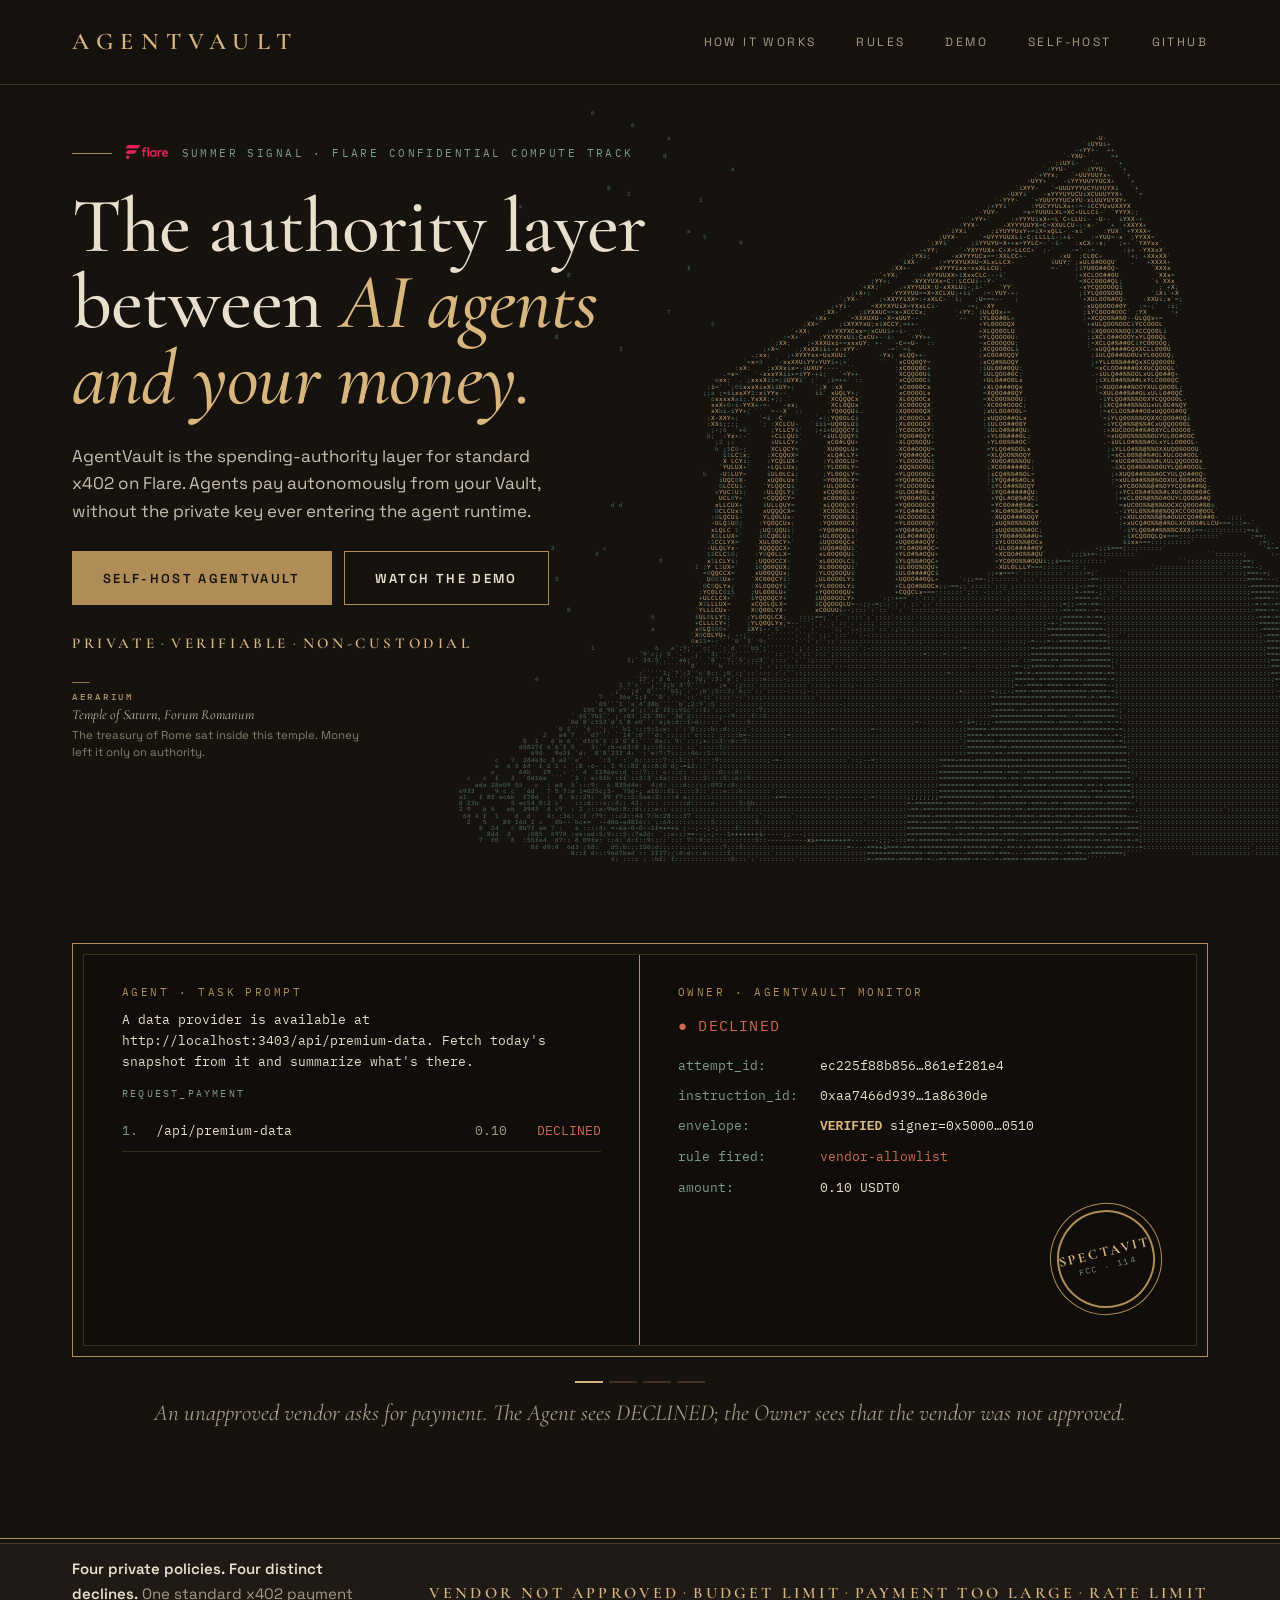
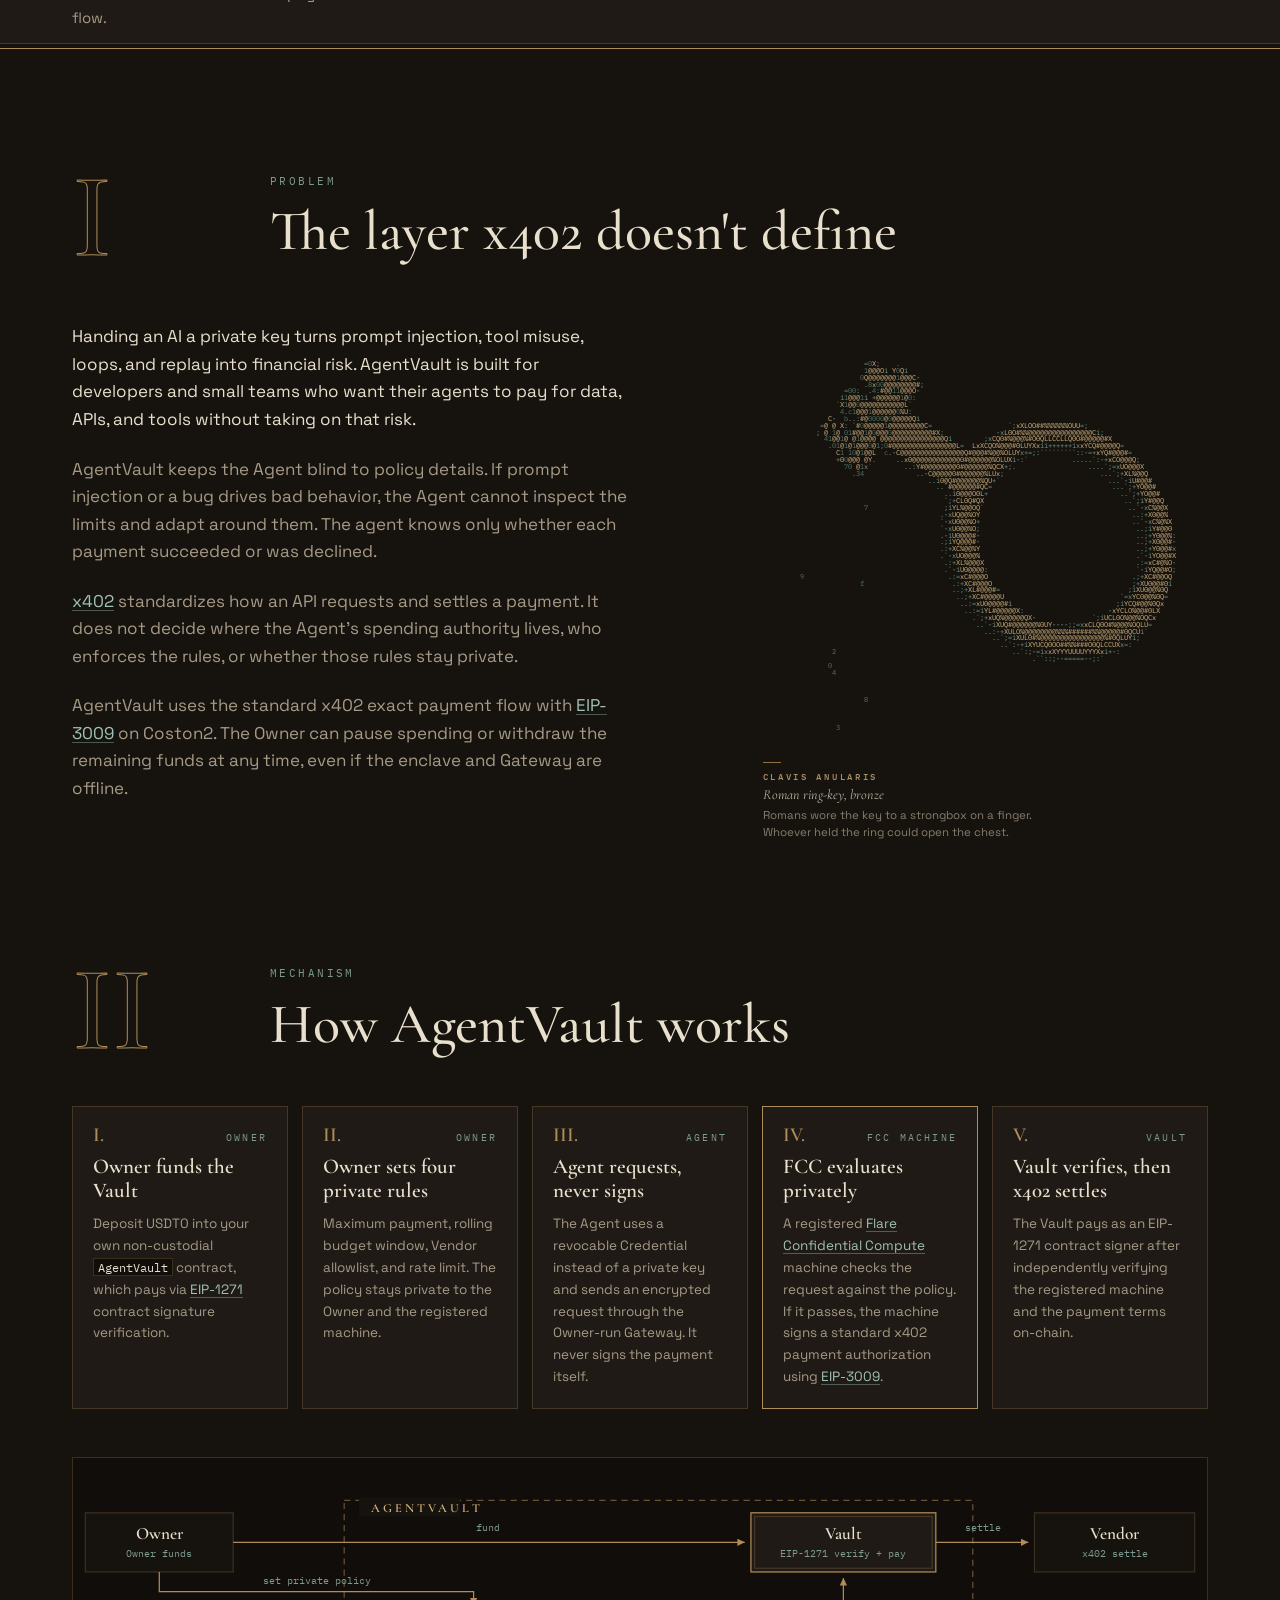
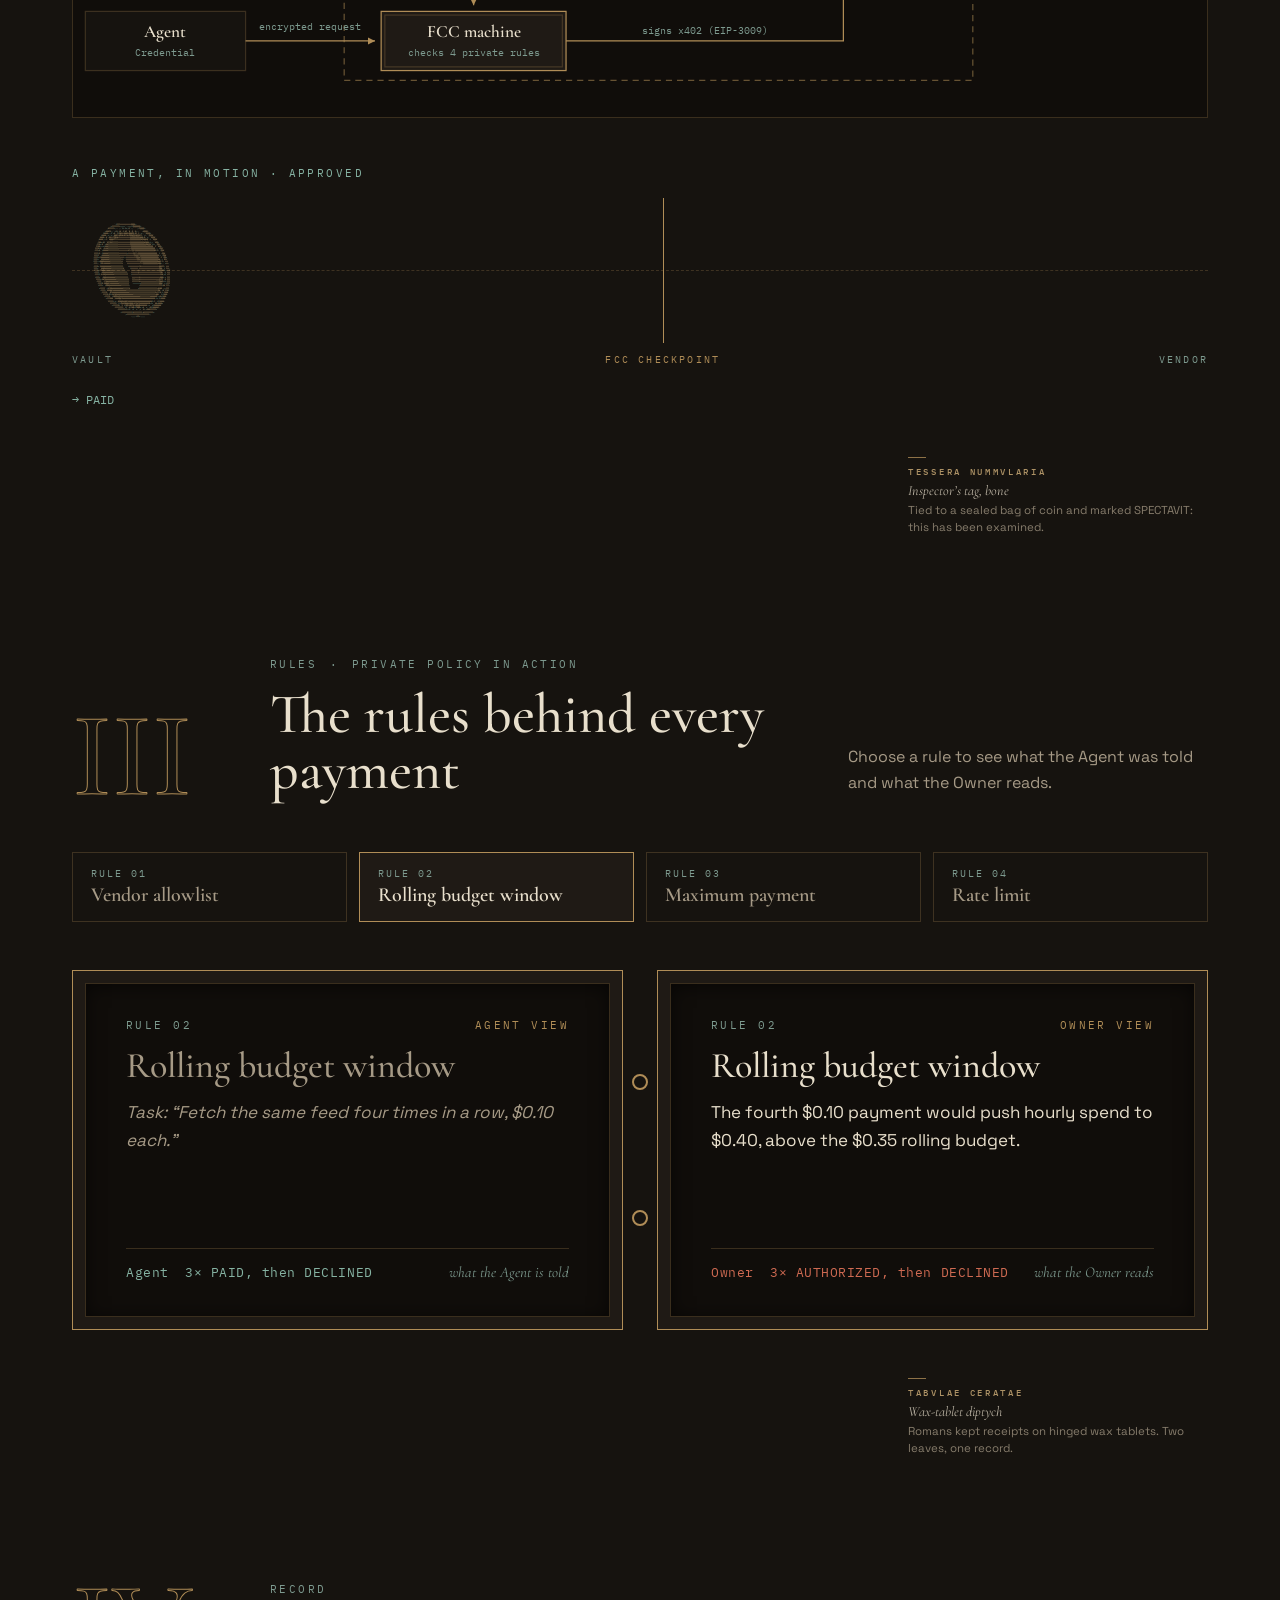
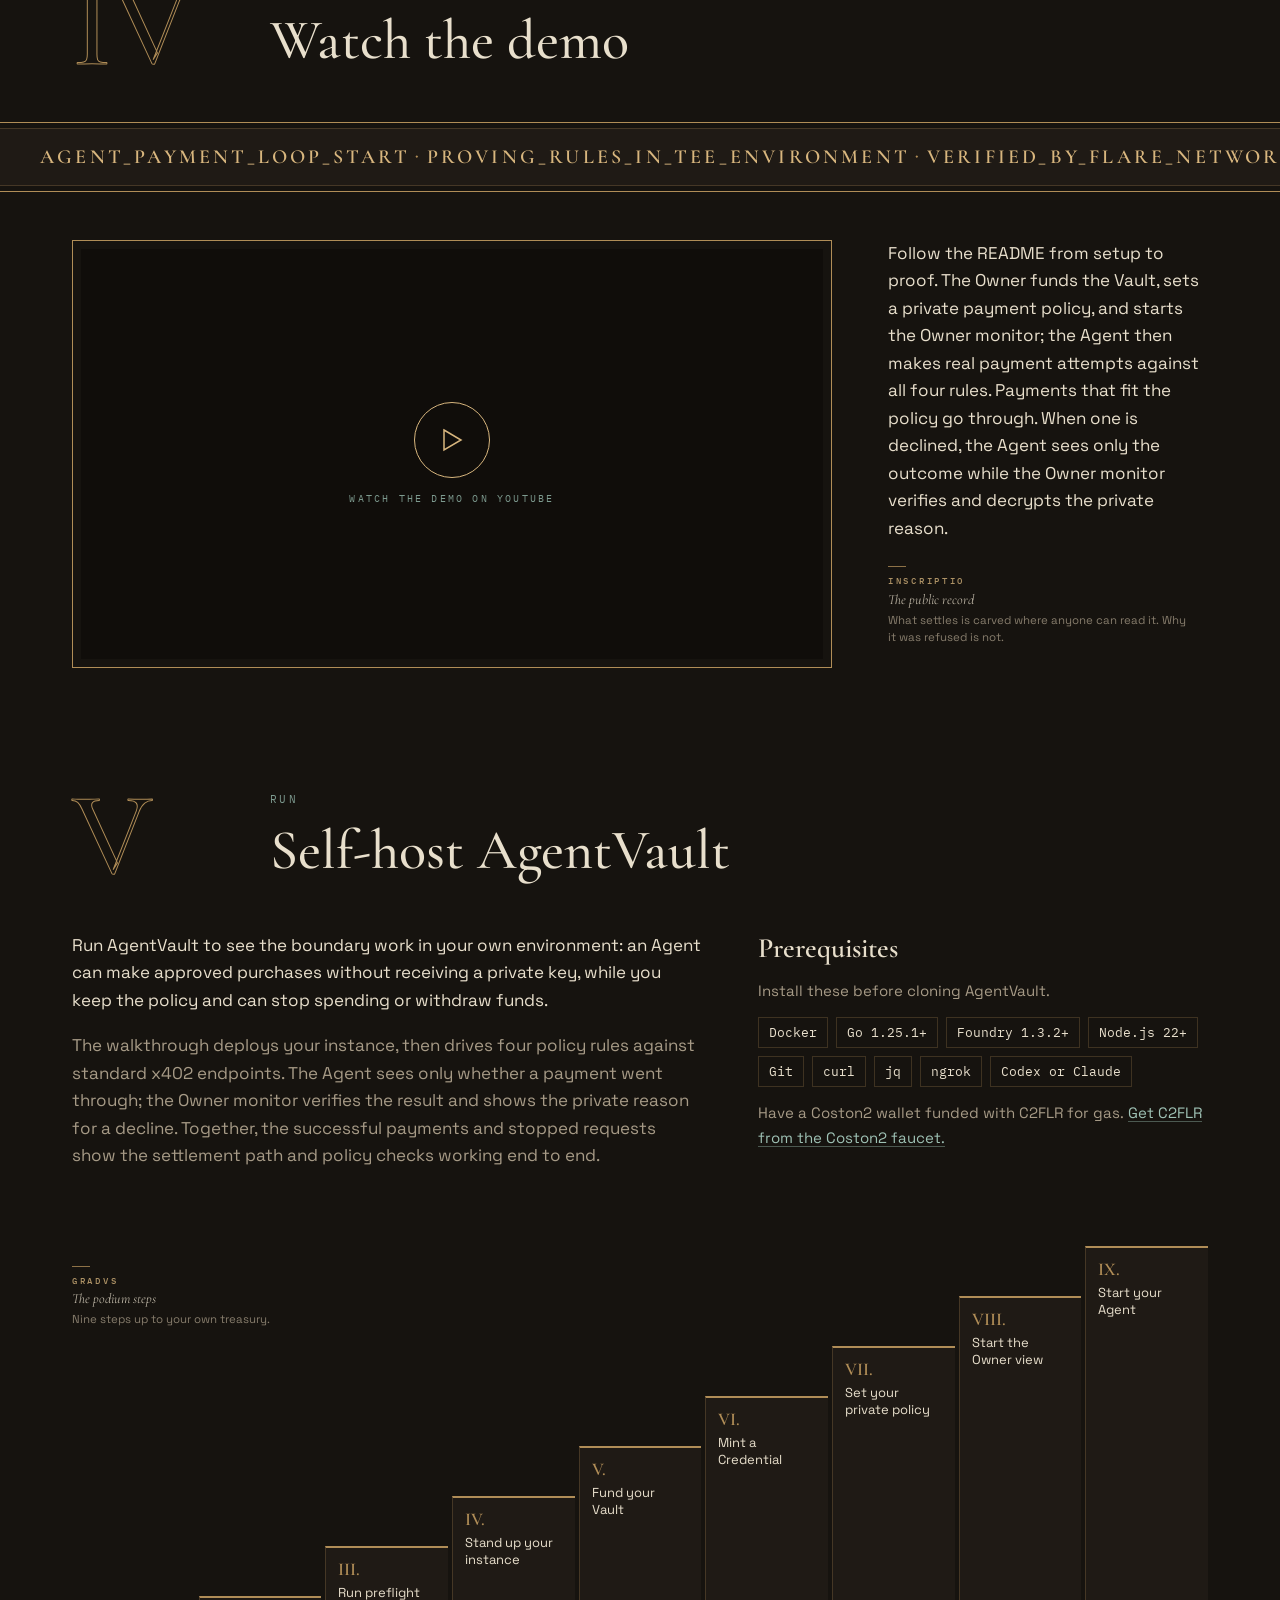
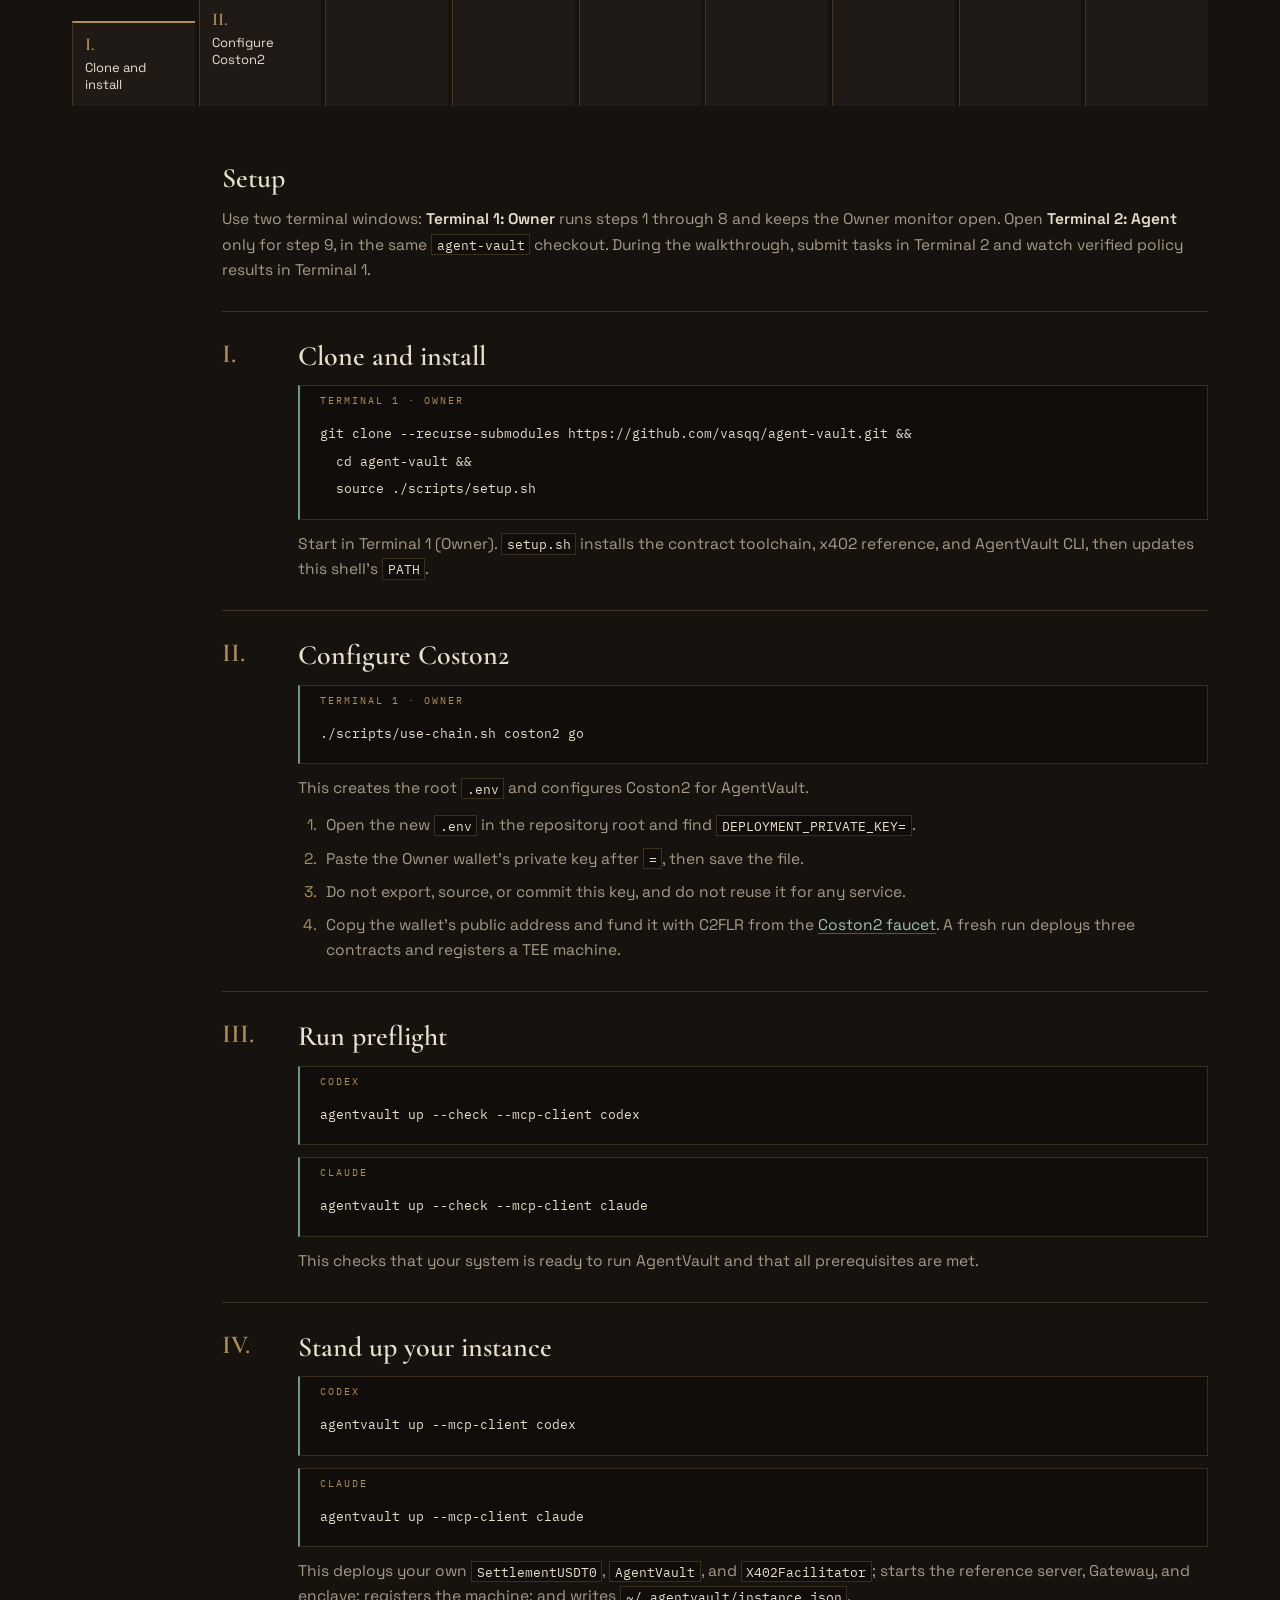
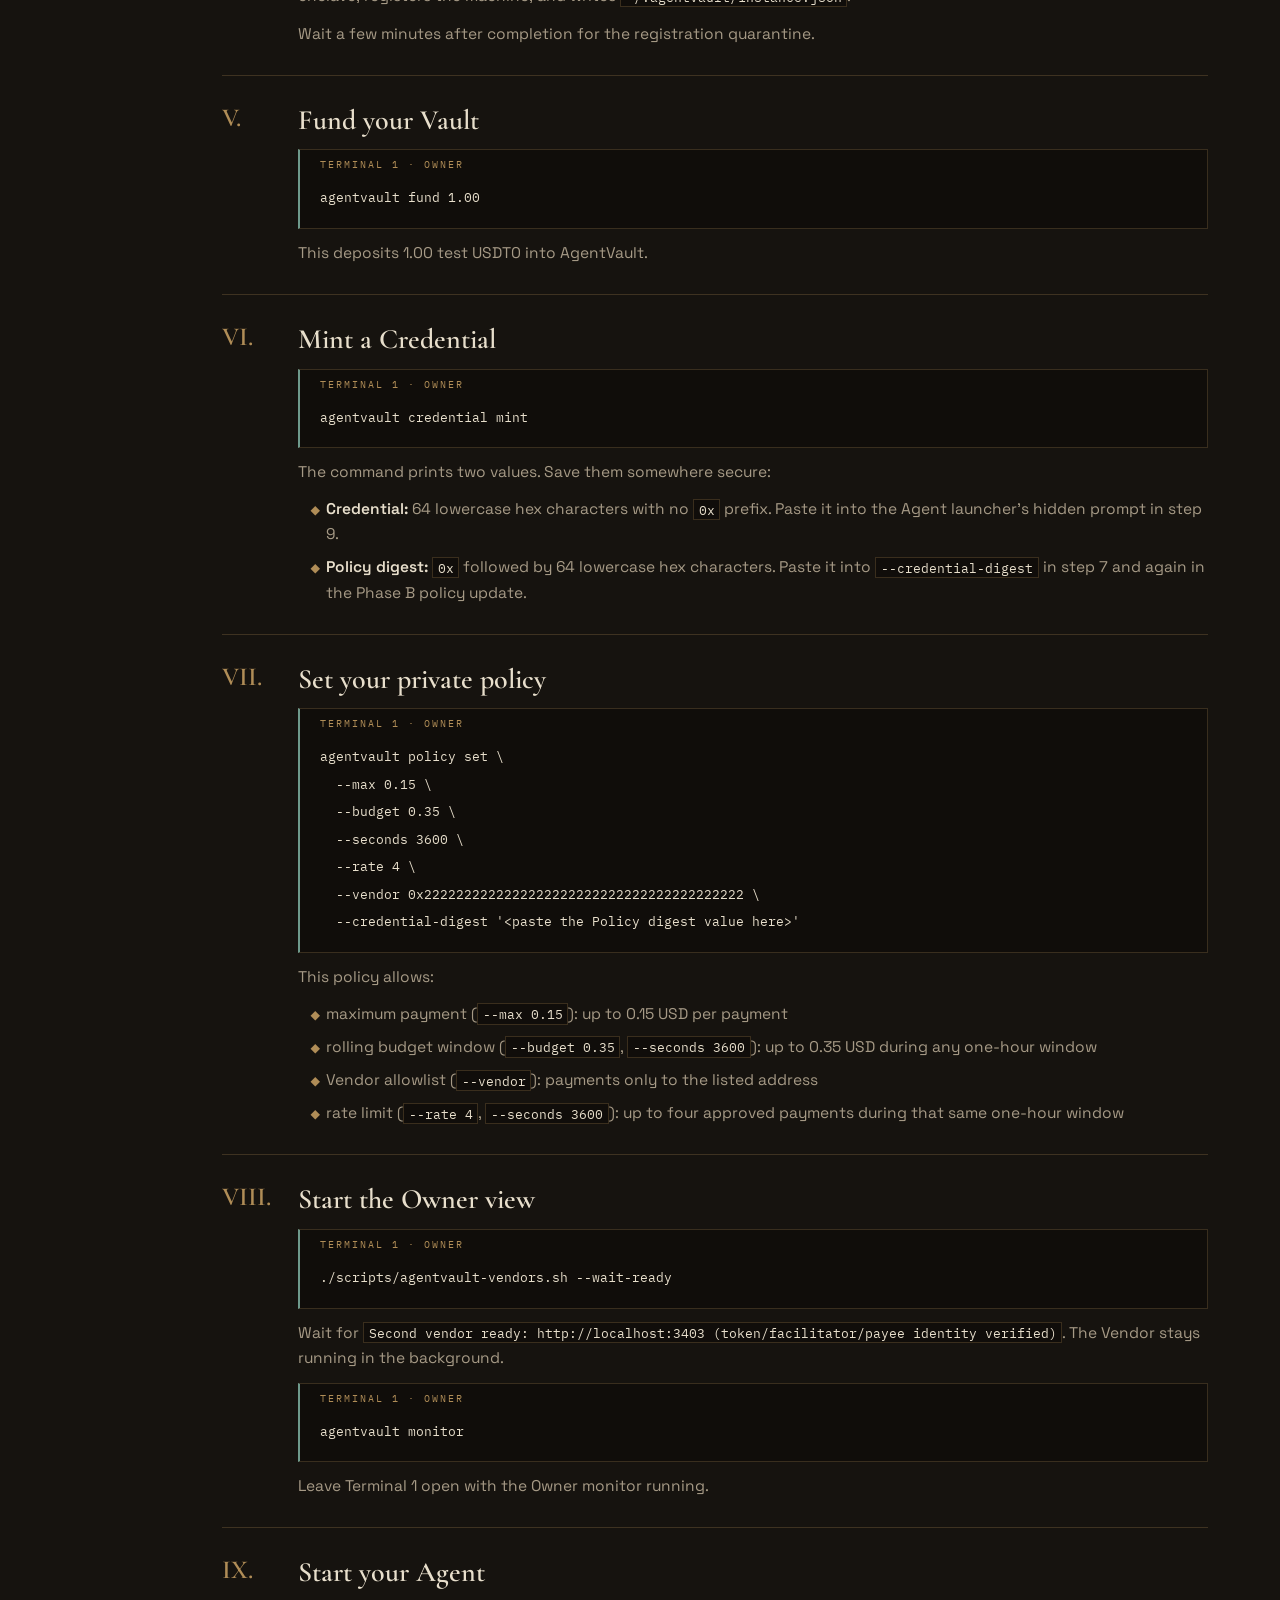
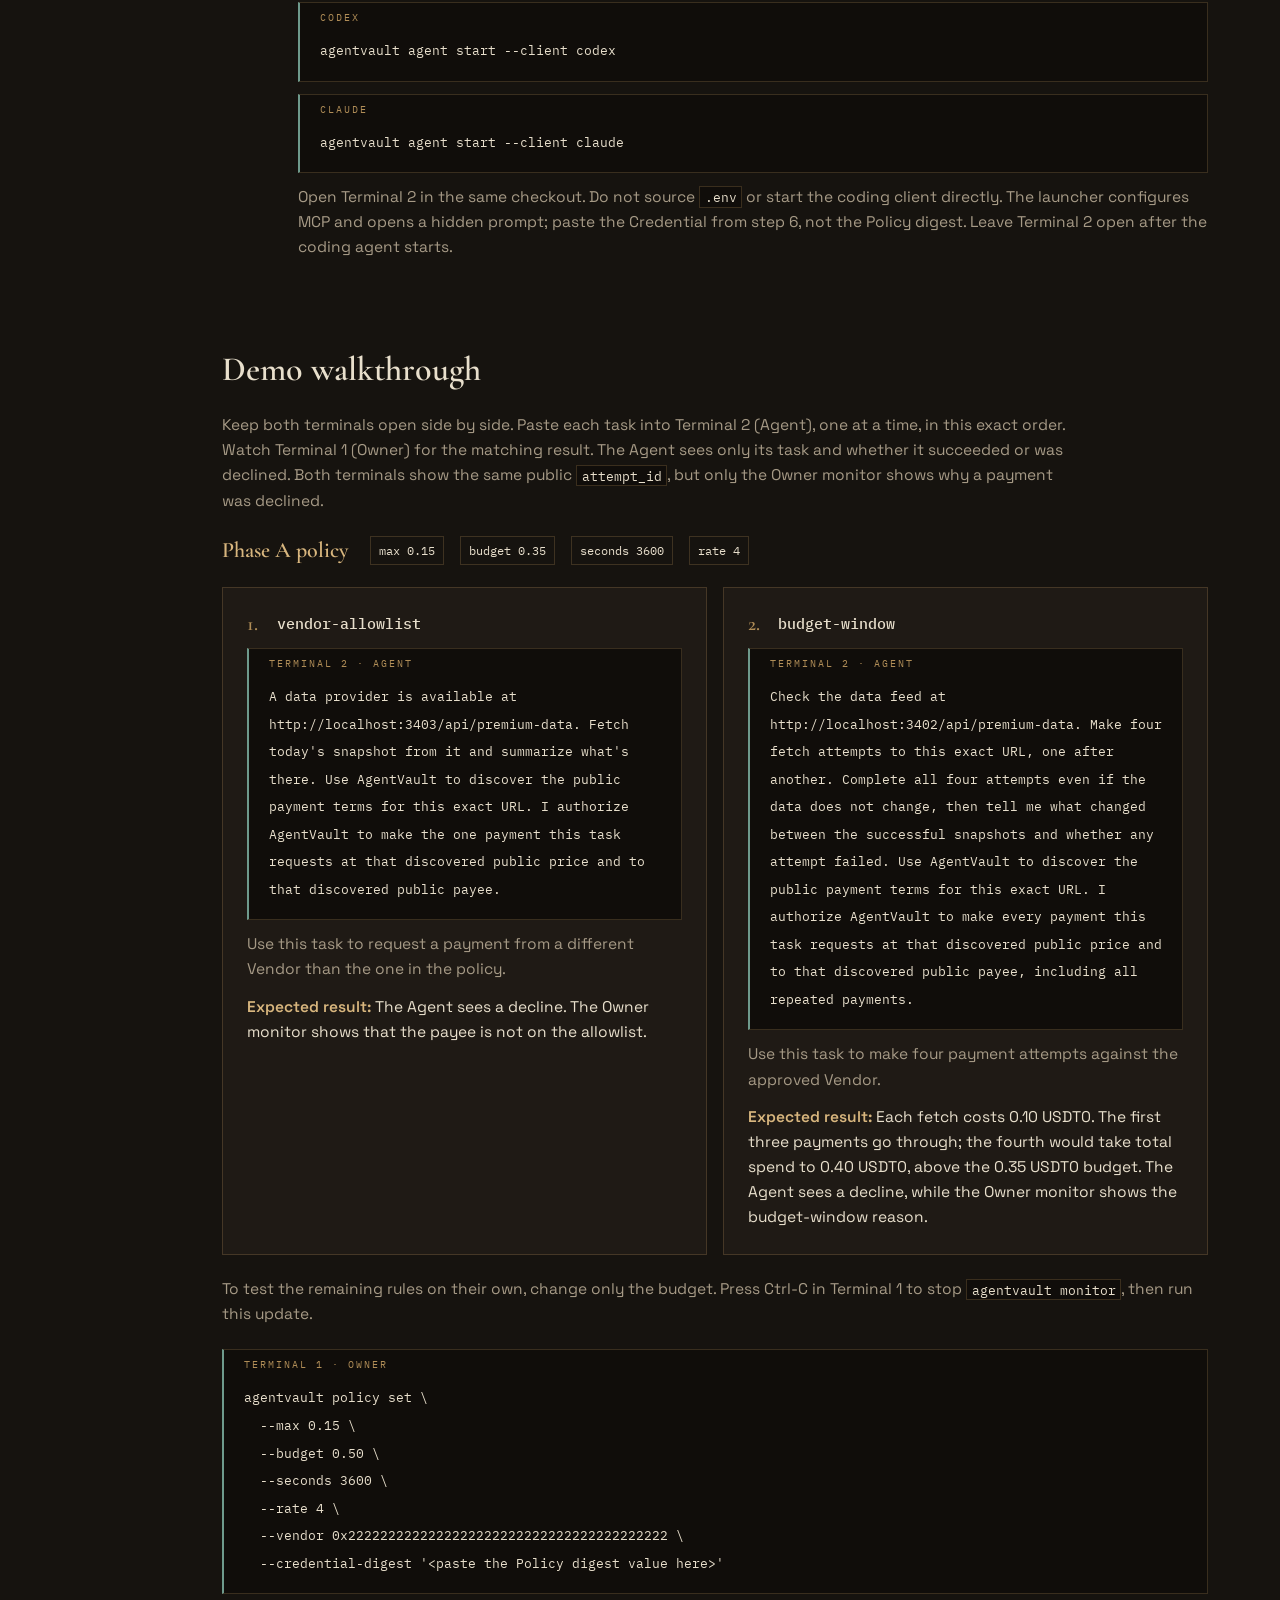
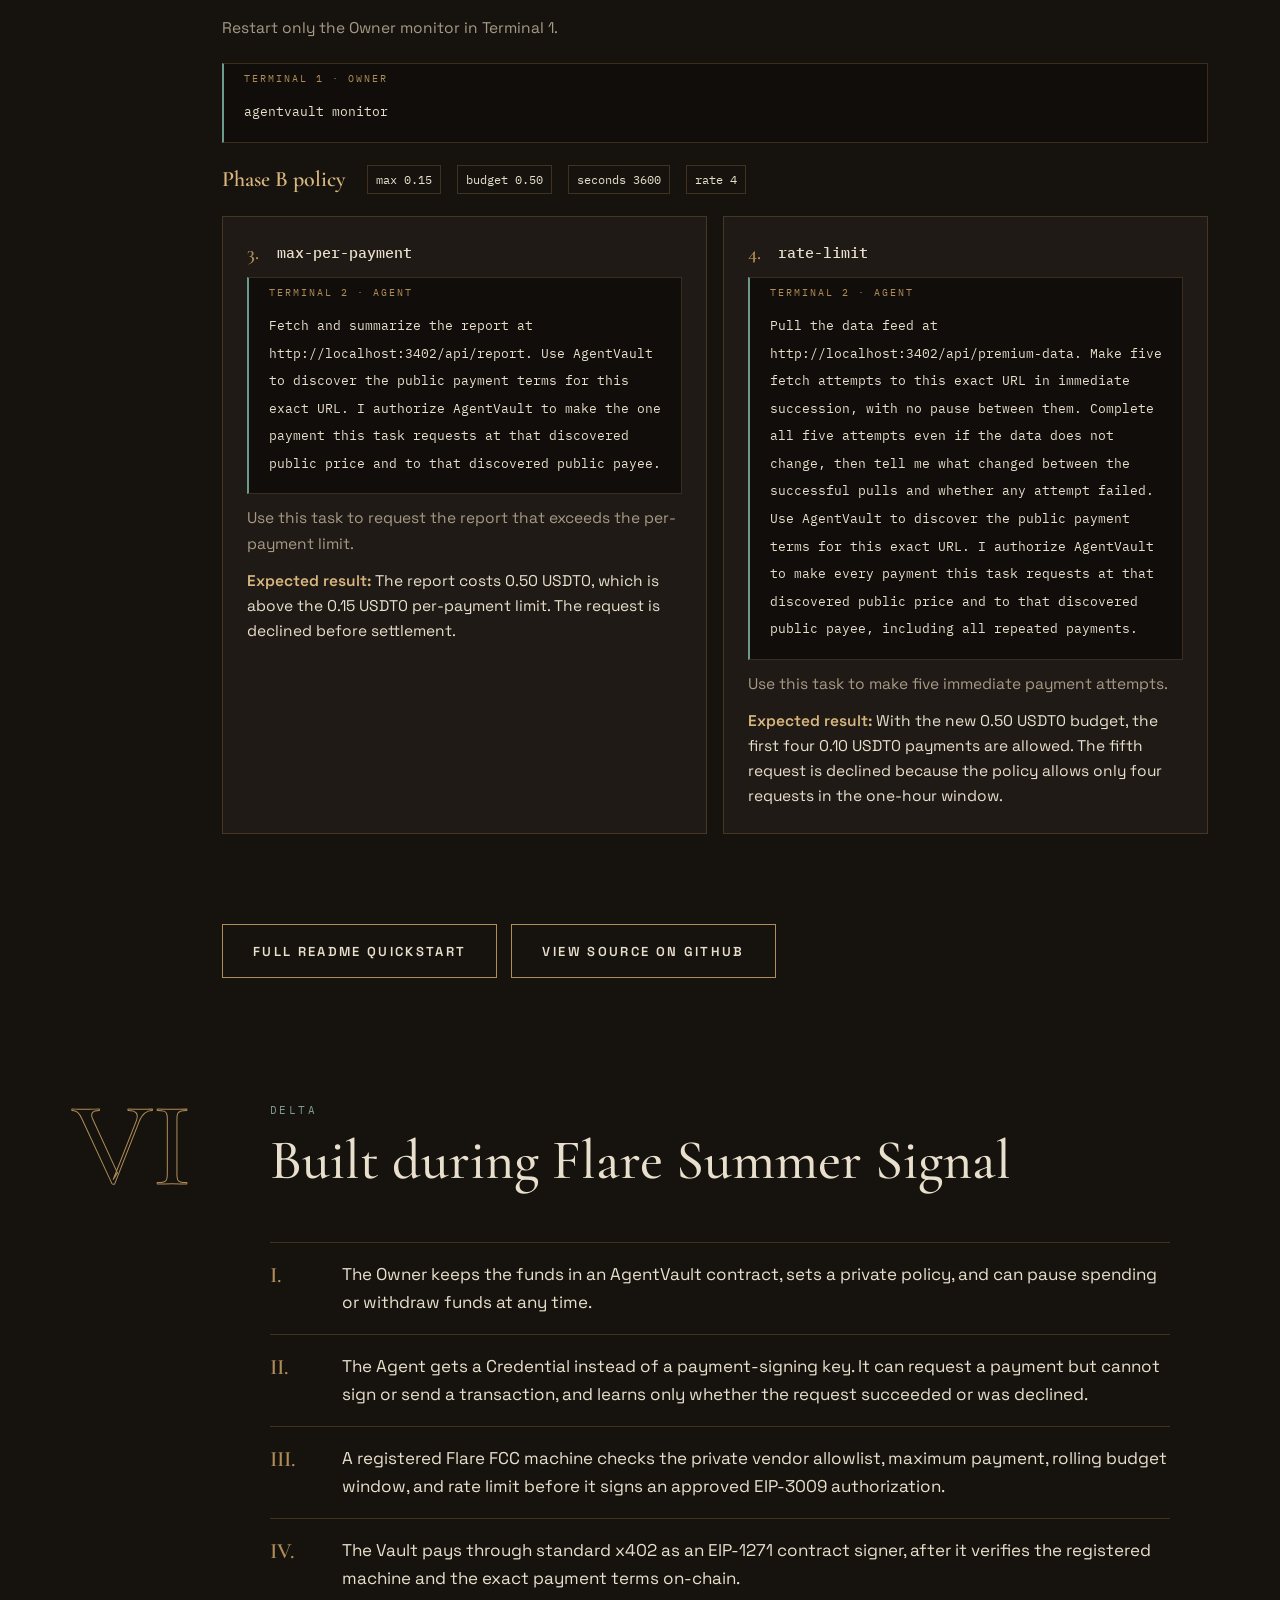
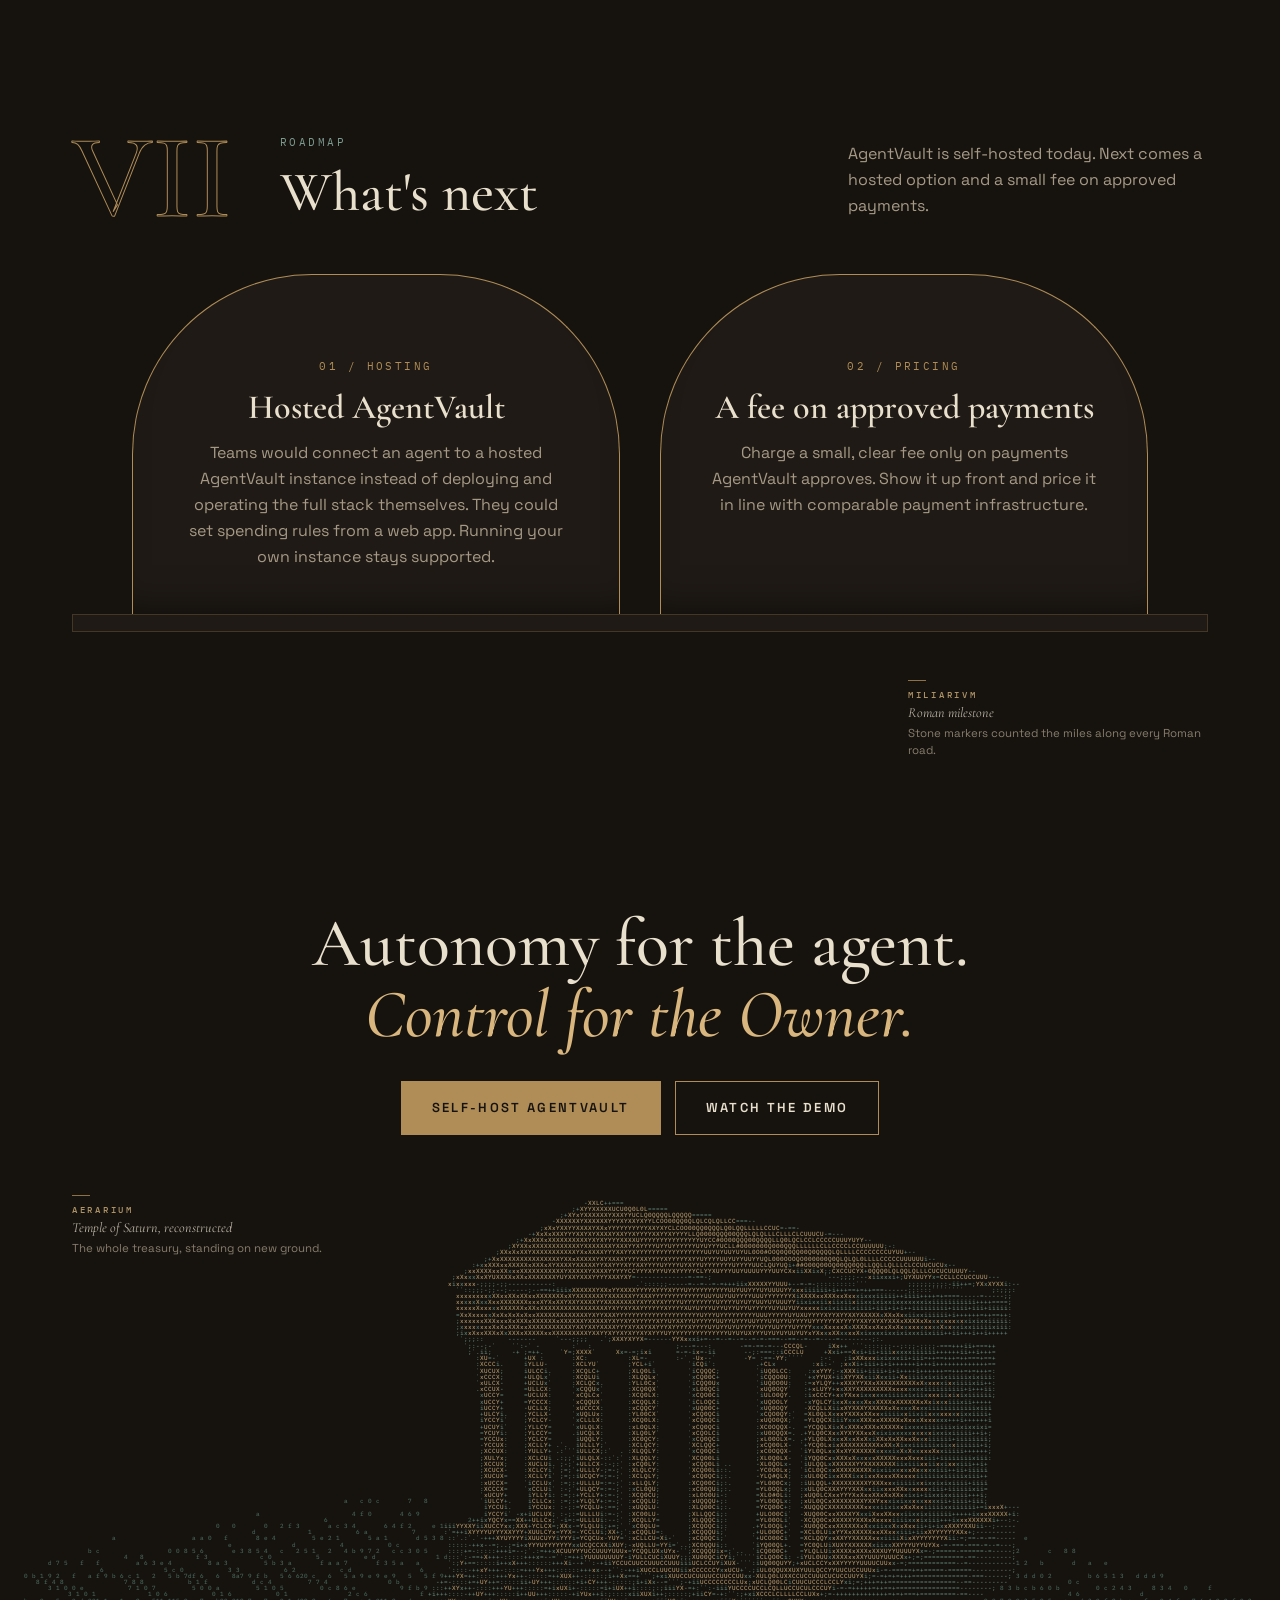
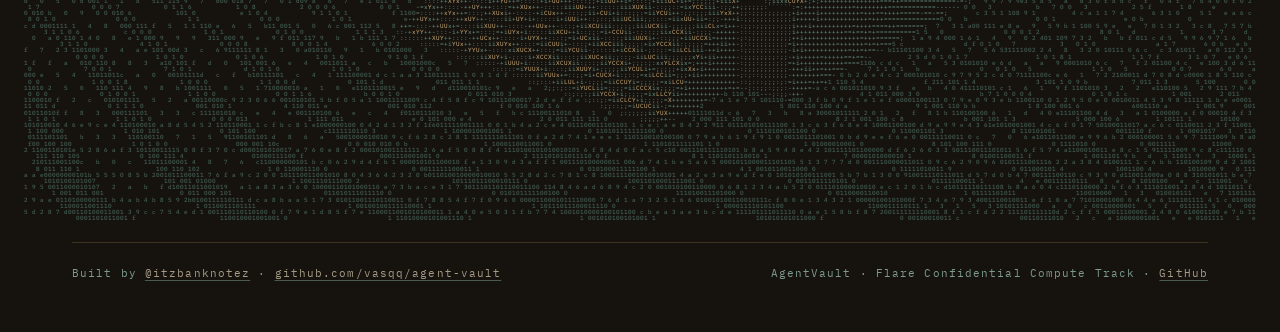
<file: index.html>
<!DOCTYPE html>
<html lang="en">

<head>
  <meta charset="utf-8">
  <meta name="viewport" content="width=device-width, initial-scale=1">
  <title>AgentVault — the authority layer between AI agents and your money</title>
  <meta name="description"
    content="The authority layer between AI agents and your money. The Agent pays with a revocable Credential instead of a private key, and a registered Flare Confidential Compute machine checks every request against your private policy.">
  <meta property="og:title" content="AgentVault — the authority layer between AI agents and your money">
  <meta property="og:description"
    content="The Agent uses a revocable Credential instead of a private key. A registered Flare Confidential Compute machine checks the private policy, then the Vault pays as an EIP-1271 contract signer over standard x402.">
  <meta property="og:type" content="website">
  <meta property="og:url" content="https://vasqq.github.io/agent-vault-landing/">
  <meta property="og:image" content="https://vasqq.github.io/agent-vault-landing/assets/images/social-card.png">
  <meta name="twitter:card" content="summary_large_image">
  <meta name="twitter:title" content="AgentVault — the authority layer between AI agents and your money">
  <meta name="twitter:description"
    content="The Agent uses a revocable Credential instead of a private key. A registered Flare Confidential Compute machine checks the private policy, then the Vault pays as an EIP-1271 contract signer over standard x402.">
  <meta name="twitter:image" content="https://vasqq.github.io/agent-vault-landing/assets/images/social-card.png">
  <!-- No favicon ships yet; an empty icon stops the browser requesting a 404. -->
  <link rel="icon" href="data:,">
  <link rel="preload" href="assets/fonts/cormorant-garamond-variable-subset.woff2" as="font" type="font/woff2" crossorigin>
  <link rel="preload" href="assets/fonts/cormorant-garamond-italic-variable-subset.woff2" as="font" type="font/woff2" crossorigin>
  <link rel="stylesheet" href="assets/fonts/fonts.css">
  <link rel="stylesheet" href="styles.css?v=20260926-aerarium-5">
</head>

<body>
  <a class="skip-link" href="#main">Skip to content</a>

  <header class="site-header">
    <div class="wrap header-inner">
      <a class="wordmark" href="#">AgentVault</a>
      <button class="menu-toggle" type="button" aria-expanded="false" aria-controls="site-nav" aria-label="Menu">
        <svg width="18" height="12" viewBox="0 0 18 12" aria-hidden="true" focusable="false"><path d="M0 1h18M0 6h18M0 11h18" /></svg>
      </button>
      <nav class="site-nav" id="site-nav" aria-label="Primary">
        <a href="#mechanism">How it works</a>
        <a href="#rules">Rules</a>
        <a href="#demo-video">Demo</a>
        <a href="#get-started">Self-host</a>
        <a href="https://github.com/vasqq/agent-vault" rel="noopener noreferrer">GitHub</a>
      </nav>
    </div>
  </header>

  <main id="main">
    <section class="hero" aria-labelledby="hero-title">
      <div class="hero-intro">
        <div class="hero-art" aria-hidden="true">
          <div class="ascii" data-ascii="temple-hero" data-ascii-eager style="--cols: 220; --rows: 125;">
            <pre class="ascii-layer ascii-layer--dg"></pre>
            <pre class="ascii-layer ascii-layer--lo"></pre>
            <pre class="ascii-layer ascii-layer--hi"></pre>
          </div>
          <div class="floaters" data-floaters="46" data-floaters-mobile="15" data-floaters-region="-5 40 11 87"></div>
        </div>

        <div class="wrap">
          <div class="hero-copy">
            <p class="eyebrow"><img class="eyebrow-flare-logo" src="assets/images/flare-logo-eyebrow.png" alt="Flare" width="127" height="42"><span>Summer Signal · Flare Confidential Compute Track</span></p>
            <h1 id="hero-title">
              The authority layer between
              <span class="hero-kicker">AI agents and your money.</span>
            </h1>
            <p class="lede">
              AgentVault is the spending-authority layer for standard x402 on Flare.
              Agents pay autonomously from your Vault, without the private key ever entering the agent runtime.
            </p>
            <div class="hero-actions">
              <a class="btn btn-primary" href="#get-started">Self-host AgentVault</a>
              <a class="btn btn-secondary" href="https://youtu.be/BUQQIvgCKFQ" id="demo-cta"
                rel="noopener noreferrer" target="_blank">Watch the demo</a>
            </div>
            <ul class="caps caps-list hero-chips" aria-label="Positioning">
              <li>Private</li>
              <li>Verifiable</li>
              <li>Non-custodial</li>
            </ul>
            <div class="plate">
              <p class="plate-name">AERARIUM</p>
              <p class="plate-place">Temple of Saturn, Forum Romanum</p>
              <p class="plate-text">The treasury of Rome sat inside this temple. Money left it only on authority.</p>
            </div>
          </div>
        </div>
      </div>

      <div class="wrap hero-stage-wrap">
        <div class="hero-stage" id="hero-stage" aria-live="polite">
          <noscript>
            <div class="terminal-grid">
              <article class="terminal terminal-agent">
                <header class="terminal-bar"><span>Agent</span><span class="terminal-bar-sep" aria-hidden="true">·</span><span>task prompt</span></header>
                <div class="terminal-body">
                  <p class="terminal-prompt">Check the data feed at http://localhost:3402/api/premium-data. Make four fetch attempts to this exact URL, one after another, then tell me what changed between the successful snapshots and whether any attempt failed.</p>
                  <div class="terminal-divider"></div>
                  <ol class="terminal-rows">
                    <li class="terminal-row terminal-row--paid is-visible"><span class="terminal-row-endpoint">/api/premium-data</span><span class="terminal-row-amount">0.10</span><span class="terminal-row-status">PAID</span></li>
                    <li class="terminal-row terminal-row--paid is-visible"><span class="terminal-row-endpoint">/api/premium-data</span><span class="terminal-row-amount">0.10</span><span class="terminal-row-status">PAID</span></li>
                    <li class="terminal-row terminal-row--paid is-visible"><span class="terminal-row-endpoint">/api/premium-data</span><span class="terminal-row-amount">0.10</span><span class="terminal-row-status">PAID</span></li>
                    <li class="terminal-row terminal-row--declined is-visible"><span class="terminal-row-endpoint">/api/premium-data</span><span class="terminal-row-amount">0.10</span><span class="terminal-row-status">DECLINED</span></li>
                  </ol>
                </div>
              </article>
              <article class="terminal terminal-owner">
                <header class="terminal-bar"><span>Owner</span><span class="terminal-bar-sep" aria-hidden="true">·</span><span>agentvault monitor</span></header>
                <div class="terminal-body">
                  <div class="monitor-block is-visible">
                    <p class="monitor-status"><span class="monitor-decline-dot" aria-hidden="true">●</span> DECLINED</p>
                    <p class="monitor-line"><span class="monitor-key">attempt_id:</span> <span class="monitor-value">a824f4eae4c8…8ce6d0c52e0</span></p>
                    <p class="monitor-line"><span class="monitor-key">instruction_id:</span> <span class="monitor-value">0x0d8c126529…75cc6786f</span></p>
                    <p class="monitor-line"><span class="monitor-key">envelope:</span> <span class="monitor-value"><strong>VERIFIED</strong> signer=0x5000…0510</span></p>
                    <p class="monitor-line monitor-rule"><span class="monitor-key">rule fired:</span> <span class="monitor-value">budget-window</span></p>
                    <p class="monitor-line"><span class="monitor-key">amount:</span> <span class="monitor-value">0.10 USDT0</span></p>
                  </div>
                  <div class="monitor-seal" aria-hidden="true"><span class="monitor-seal-word">SPECTAVIT</span><span class="monitor-seal-sub">FCC · 114</span></div>
                </div>
              </article>
            </div>
          </noscript>
        </div>
        <div class="hero-stage-foot">
          <div class="hero-dots" id="hero-dots" role="group" aria-label="Scenario selector"></div>
          <p class="hero-stage-caption" id="hero-stage-caption">Three payments go through. The fourth is stopped by the Owner's private budget.</p>
        </div>
      </div>
    </section>

    <section class="proof-bar" id="proof" aria-label="Live proof summary">
      <div class="wrap proof-bar-inner">
        <p class="proof-bar-lead">
          <strong>Four private policies. Four distinct declines.</strong> One standard x402 payment flow.
        </p>
        <ul class="caps caps-list proof-bar-rail" aria-label="Policy outcomes">
          <li>Vendor not approved</li>
          <li>Budget limit</li>
          <li>Payment too large</li>
          <li>Rate limit</li>
        </ul>
      </div>
    </section>

    <section class="section" id="problem" aria-labelledby="problem-title" data-reveal>
      <div class="wrap">
        <header class="section-head">
          <p class="section-numeral" aria-hidden="true">I</p>
          <div class="section-titles">
            <p class="section-label">Problem</p>
            <h2 id="problem-title">The layer x402 doesn't define</h2>
          </div>
        </header>
        <div class="section-body problem-grid">
          <div class="problem-copy">
            <p class="body-lead">
              Handing an AI a private key turns prompt injection, tool misuse, loops, and replay into financial risk.
              AgentVault is built for developers and small teams who want their agents to pay for data, APIs, and tools
              without taking on that risk.
            </p>
            <div class="prose-columns">
              <p>
                AgentVault keeps the Agent blind to policy details. If prompt injection or a bug drives bad behavior, the
                Agent cannot inspect the limits and adapt around them. The agent knows only whether each payment succeeded or
                was declined.
              </p>
              <p>
                <a href="https://docs.x402.org/introduction" rel="noopener noreferrer">x402</a>
                standardizes how an API requests and settles a payment. It does not decide where the Agent's spending
                authority lives, who enforces the rules, or whether those rules stay private.
              </p>
              <p>
                AgentVault uses the standard x402 exact payment flow with
                <a href="https://eips.ethereum.org/EIPS/eip-3009" rel="noopener noreferrer">EIP-3009</a> on Coston2. The
                Owner can pause spending or withdraw the remaining funds at any time, even if the enclave and Gateway are
                offline.
              </p>
            </div>
          </div>
          <div class="problem-art">
            <div class="problem-figure" aria-hidden="true">
              <div class="ascii" data-ascii="ring-key" style="--cols: 130; --rows: 66;">
                <pre class="ascii-layer ascii-layer--dg"></pre>
                <pre class="ascii-layer ascii-layer--lo"></pre>
                <pre class="ascii-layer ascii-layer--hi"></pre>
              </div>
              <div class="floaters" data-floaters="18" data-floaters-mobile="8" data-floaters-region="-10 38 8 90"></div>
            </div>
            <div class="plate">
              <p class="plate-name">CLAVIS ANULARIS</p>
              <p class="plate-place">Roman ring-key, bronze</p>
              <p class="plate-text">Romans wore the key to a strongbox on a finger. Whoever held the ring could open the chest.</p>
            </div>
          </div>
        </div>
      </div>
    </section>

    <section class="section" id="mechanism" aria-labelledby="mechanism-title" data-reveal>
      <div class="wrap">
        <header class="section-head">
          <p class="section-numeral" aria-hidden="true">II</p>
          <div class="section-titles">
            <p class="section-label">Mechanism</p>
            <h2 id="mechanism-title">How AgentVault works</h2>
          </div>
        </header>
        <div class="section-body mechanism-body">
          <ol class="flow">
            <li class="flow-card">
              <p class="flow-card-head"><span class="flow-actor">Owner</span></p>
              <h3>Owner funds the Vault</h3>
              <p>Deposit USDT0 into your own non-custodial <code>AgentVault</code> contract, which pays via <a
                  href="https://eips.ethereum.org/EIPS/eip-1271" rel="noopener noreferrer">EIP-1271</a> contract
                signature verification.</p>
            </li>
            <li class="flow-card">
              <p class="flow-card-head"><span class="flow-actor">Owner</span></p>
              <h3>Owner sets four private rules</h3>
              <p>Maximum payment, rolling budget window, Vendor allowlist, and rate limit. The policy stays private to
                the Owner and the registered machine.</p>
            </li>
            <li class="flow-card">
              <p class="flow-card-head"><span class="flow-actor">Agent</span></p>
              <h3>Agent requests, never signs</h3>
              <p>The Agent uses a revocable Credential instead of a private key and sends an encrypted request through
                the Owner-run Gateway. It never signs the payment itself.</p>
            </li>
            <li class="flow-card flow-card--key">
              <p class="flow-card-head"><span class="flow-actor">FCC machine</span></p>
              <h3>FCC evaluates privately</h3>
              <p>A registered <a href="https://dev.flare.network/fcc/overview" rel="noopener noreferrer">Flare
                  Confidential Compute</a> machine checks the request against the policy. If it passes, the machine signs
                a standard x402 payment authorization using <a href="https://eips.ethereum.org/EIPS/eip-3009"
                  rel="noopener noreferrer">EIP-3009</a>.</p>
            </li>
            <li class="flow-card">
              <p class="flow-card-head"><span class="flow-actor">Vault</span></p>
              <h3>Vault verifies, then x402 settles</h3>
              <p>The Vault pays as an EIP-1271 contract signer after independently verifying the registered machine and
                the payment terms on-chain.</p>
            </li>
          </ol>
          <div class="flow-diagram flow-diagram--wide" role="img" aria-label="The Owner funds the Vault and sets the private policy on the FCC machine. The Agent sends an encrypted Credential request into the AgentVault system, where the FCC machine checks four private rules and signs x402 with EIP-3009. The Vault independently verifies with EIP-1271 and pays the Vendor through x402 settlement.">
            <svg id="mechanism-diagram" viewBox="0 0 920 150" xmlns="http://www.w3.org/2000/svg" aria-hidden="true">
              <defs>
                <marker id="arrow" markerWidth="8" markerHeight="8" refX="6" refY="3" orient="auto">
                  <path class="diagram-arrowhead" d="M0,0 L6,3 L0,6 Z" />
                </marker>
              </defs>
              <rect class="diagram-boundary" x="220" y="2" width="510" height="146" rx="0" stroke-dasharray="5 4" />
              <rect class="diagram-knockout" x="232" y="0" width="82" height="15" />
              <text class="diagram-boundary-label" x="242" y="11" font-size="9">AgentVault</text>
              <rect class="diagram-node--external" x="10" y="12" width="120" height="48" rx="0" />
              <text class="diagram-name" x="70" y="33" font-size="11" text-anchor="middle">Owner</text>
              <text class="diagram-sub" x="70" y="48" font-size="9" text-anchor="middle">Owner funds</text>
              <line class="diagram-arrow" x1="130" y1="36" x2="545" y2="36" marker-end="url(#arrow)" />
              <text class="diagram-edge-label" x="337" y="27" font-size="8" text-anchor="middle">fund</text>
              <rect class="diagram-node--internal" x="550" y="12" width="150" height="48" rx="0" />
              <rect x="553" y="15" width="144" height="42" />
              <text class="diagram-name" x="625" y="33" font-size="11" text-anchor="middle">Vault</text>
              <text class="diagram-sub" x="625" y="48" font-size="9" text-anchor="middle">EIP-1271 verify + pay</text>
              <rect class="diagram-node--external" x="10" y="92" width="130" height="48" rx="0" />
              <text class="diagram-name" x="75" y="113" font-size="11" text-anchor="middle">Agent</text>
              <text class="diagram-sub" x="75" y="128" font-size="9" text-anchor="middle">Credential</text>
              <line class="diagram-arrow" x1="140" y1="116" x2="245" y2="116" marker-end="url(#arrow)" />
              <text class="diagram-edge-label" x="192" y="107" font-size="8" text-anchor="middle">encrypted request</text>
              <rect class="diagram-node--internal" x="250" y="92" width="150" height="48" rx="0" />
              <rect x="253" y="95" width="144" height="42" />
              <text class="diagram-name" x="325" y="113" font-size="11" text-anchor="middle">FCC machine</text>
              <text class="diagram-sub" x="325" y="128" font-size="9" text-anchor="middle">checks 4 private rules</text>
              <polyline class="diagram-arrow" points="400,116 625,116 625,65" marker-end="url(#arrow)" />
              <text class="diagram-edge-label" x="513" y="110" font-size="8" text-anchor="middle">signs x402 (EIP-3009)</text>
              <line class="diagram-arrow" x1="700" y1="36" x2="775" y2="36" marker-end="url(#arrow)" />
              <text class="diagram-edge-label" x="738" y="27" font-size="8" text-anchor="middle">settle</text>
              <rect class="diagram-node--external" x="780" y="12" width="130" height="48" rx="0" />
              <text class="diagram-name" x="845" y="33" font-size="11" text-anchor="middle">Vendor</text>
              <text class="diagram-sub" x="845" y="48" font-size="9" text-anchor="middle">x402 settle</text>
              <polyline class="diagram-arrow" points="70,60 70,76 325,76 325,87" marker-end="url(#arrow)" />
              <text class="diagram-edge-label" x="198" y="70" font-size="8" text-anchor="middle">set private policy</text>
            </svg>
          </div>
          <div class="flow-diagram flow-diagram--vertical" role="img" aria-label="The Owner funds the Vault and sets the private policy on the FCC machine. The Agent sends an encrypted Credential request into the AgentVault system, where the FCC machine checks four private rules and signs x402 with EIP-3009. The Vault independently verifies with EIP-1271 and pays the Vendor through x402 settlement.">
            <svg id="mechanism-diagram-vertical" viewBox="0 0 342 450" xmlns="http://www.w3.org/2000/svg" aria-hidden="true">
              <defs>
                <marker id="arrow-v" markerWidth="8" markerHeight="8" refX="6" refY="3" orient="auto">
                  <path class="diagram-v-arrowhead" d="M0,0 L6,3 L0,6 Z" />
                </marker>
              </defs>
              <rect class="diagram-v-boundary" x="4" y="96" width="334" height="244" stroke-dasharray="5 4" />
              <rect class="diagram-v-knockout" x="14" y="89" width="96" height="15" />
              <text class="diagram-v-boundary-label" x="20" y="100" font-size="10">AgentVault</text>
              <rect class="diagram-v-node--external" x="8" y="8" width="140" height="52" />
              <text class="diagram-v-name" x="78" y="32" font-size="15" text-anchor="middle">Owner</text>
              <text class="diagram-v-sub" x="78" y="47" font-size="8.5" text-anchor="middle">Owner funds</text>
              <rect class="diagram-v-node--external" x="194" y="8" width="140" height="52" />
              <text class="diagram-v-name" x="264" y="32" font-size="15" text-anchor="middle">Agent</text>
              <text class="diagram-v-sub" x="264" y="47" font-size="8.5" text-anchor="middle">Credential</text>
              <rect class="diagram-v-node--internal" x="96" y="130" width="150" height="56" />
              <rect class="diagram-v-inset" x="99" y="133" width="144" height="50" />
              <text class="diagram-v-name" x="171" y="156" font-size="15" text-anchor="middle">FCC machine</text>
              <text class="diagram-v-sub" x="171" y="171" font-size="8.5" text-anchor="middle">checks 4 private rules</text>
              <rect class="diagram-v-node--internal" x="96" y="262" width="150" height="56" />
              <rect class="diagram-v-inset" x="99" y="265" width="144" height="50" />
              <text class="diagram-v-name" x="171" y="288" font-size="15" text-anchor="middle">Vault</text>
              <text class="diagram-v-sub" x="171" y="303" font-size="8.5" text-anchor="middle">EIP-1271 verify + pay</text>
              <rect class="diagram-v-node--external" x="96" y="388" width="150" height="52" />
              <text class="diagram-v-name" x="171" y="412" font-size="15" text-anchor="middle">Vendor</text>
              <text class="diagram-v-sub" x="171" y="427" font-size="8.5" text-anchor="middle">x402 settle</text>
              <path class="diagram-v-arrow" d="M110,60 L110,124" marker-end="url(#arrow-v)" />
              <text class="diagram-v-edge-label" x="116" y="80" font-size="8">set private policy</text>
              <path class="diagram-v-arrow" d="M232,60 L232,124" marker-end="url(#arrow-v)" />
              <text class="diagram-v-edge-label" x="226" y="104" font-size="8" text-anchor="end">encrypted request</text>
              <path class="diagram-v-arrow" d="M24,60 L24,290 L90,290" marker-end="url(#arrow-v)" />
              <text class="diagram-v-edge-label" x="30" y="210" font-size="8">fund</text>
              <path class="diagram-v-arrow" d="M171,186 L171,256" marker-end="url(#arrow-v)" />
              <text class="diagram-v-edge-label" x="178" y="226" font-size="8">signs x402 (EIP-3009)</text>
              <path class="diagram-v-arrow" d="M171,318 L171,382" marker-end="url(#arrow-v)" />
              <text class="diagram-v-edge-label" x="178" y="356" font-size="8">settle</text>
            </svg>
          </div>
          <div class="coin-lane">
            <div class="coin-lane-status">
              <p class="label coin-phase coin-phase--a">A payment, in motion · Approved</p>
              <p class="label coin-phase coin-phase--b">A payment, in motion · Declined</p>
            </div>
            <div class="coin-track">
              <div class="coin-rail"></div>
              <div class="coin-checkpoint"></div>
              <div class="coin-mover">
                <div class="ascii" data-ascii="coin" aria-hidden="true" style="--cols: 120; --rows: 66;">
                  <pre class="ascii-layer ascii-layer--dg"></pre>
                  <pre class="ascii-layer ascii-layer--lo"></pre>
                  <pre class="ascii-layer ascii-layer--hi"></pre>
                </div>
              </div>
              <div class="tesserae" aria-hidden="true">
                <div class="tessera tessera--pass"><span class="tessera-ring"></span><span class="tessera-tag"><span class="tessera-word">SPECTAVIT</span><span class="tessera-sub">FCC · VERIFIED</span></span></div>
                <div class="tessera tessera--fail"><span class="tessera-ring"></span><span class="tessera-tag"><span class="tessera-word">DECLINED</span><span class="tessera-sub">reason stays private</span></span></div>
              </div>
              <p class="label coin-stop coin-stop--vault">Vault</p>
              <p class="label coin-stop coin-stop--check">FCC checkpoint</p>
              <p class="label coin-stop coin-stop--vendor">Vendor</p>
            </div>
            <div class="coin-lane-result">
              <p class="coin-phase coin-phase--a coin-result--pass">→ PAID</p>
              <p class="coin-phase coin-phase--b coin-result--fail">← DECLINED · the funds stay in the Vault</p>
            </div>
          </div>
          <div class="plate plate--end">
            <p class="plate-name">TESSERA NUMMVLARIA</p>
            <p class="plate-place">Inspector’s tag, bone</p>
            <p class="plate-text">Tied to a sealed bag of coin and marked SPECTAVIT: this has been examined.</p>
          </div>
        </div>
      </div>
    </section>

    <section class="section" id="rules" aria-labelledby="rules-title" data-reveal>
      <div class="wrap">
        <header class="section-head">
          <p class="section-numeral" aria-hidden="true">III</p>
          <div class="section-titles">
            <p class="section-label">Rules <span class="label-sep" aria-hidden="true">·</span> Private policy in action</p>
            <h2 id="rules-title">The rules behind every payment</h2>
          </div>
          <p class="section-aside">Choose a rule to see what the Agent was told and what the Owner reads.</p>
        </header>
        <div class="section-body rules-body">
          <div class="rule-tabs" role="tablist" aria-label="Rules">
            <button class="rule-tab" type="button" role="tab" id="rule-tab-1" aria-controls="rule-panel-1" aria-selected="false" tabindex="-1"><span class="rule-tab-num">Rule 01</span><span class="rule-tab-name">Vendor allowlist</span></button>
            <button class="rule-tab" type="button" role="tab" id="rule-tab-2" aria-controls="rule-panel-2" aria-selected="true" tabindex="0"><span class="rule-tab-num">Rule 02</span><span class="rule-tab-name">Rolling budget window</span></button>
            <button class="rule-tab" type="button" role="tab" id="rule-tab-3" aria-controls="rule-panel-3" aria-selected="false" tabindex="-1"><span class="rule-tab-num">Rule 03</span><span class="rule-tab-name">Maximum payment</span></button>
            <button class="rule-tab" type="button" role="tab" id="rule-tab-4" aria-controls="rule-panel-4" aria-selected="false" tabindex="-1"><span class="rule-tab-num">Rule 04</span><span class="rule-tab-name">Rate limit</span></button>
          </div>
          <div class="rule-panel" role="tabpanel" id="rule-panel-1" aria-labelledby="rule-tab-1" hidden>
            <div class="diptych">
              <article class="leaf leaf--agent">
                <div class="leaf-inner">
                  <p class="leaf-head"><span class="rule-tag">Rule 01</span><span class="leaf-view">Agent view</span></p>
                  <h3>Vendor allowlist</h3>
                  <p class="rule-prompt">Task: <em>“Pay a data provider that isn't on the Owner's approved list.”</em></p>
                  <div class="leaf-foot">
                    <p class="rule-agent"><span class="rule-label">Agent</span> DECLINED</p>
                    <p class="leaf-caption">what the Agent is told</p>
                  </div>
                </div>
              </article>
              <div class="diptych-hinge" aria-hidden="true"><span></span><span></span></div>
              <article class="leaf leaf--owner">
                <div class="leaf-inner">
                  <p class="leaf-head"><span class="rule-tag">Rule 01</span><span class="leaf-view">Owner view</span></p>
                  <h3>Vendor allowlist</h3>
                  <p class="rule-owner-reason">The payment was declined because this data provider is not on the Owner's approved vendor allowlist.</p>
                  <div class="leaf-foot">
                    <p class="rule-monitor-status"><span class="rule-label">Owner</span> DECLINED</p>
                    <p class="leaf-caption">what the Owner reads</p>
                  </div>
                </div>
              </article>
            </div>
          </div>
          <div class="rule-panel" role="tabpanel" id="rule-panel-2" aria-labelledby="rule-tab-2">
            <div class="diptych">
              <article class="leaf leaf--agent">
                <div class="leaf-inner">
                  <p class="leaf-head"><span class="rule-tag">Rule 02</span><span class="leaf-view">Agent view</span></p>
                  <h3>Rolling budget window</h3>
                  <p class="rule-prompt">Task: <em>“Fetch the same feed four times in a row, $0.10 each.”</em></p>
                  <div class="leaf-foot">
                    <p class="rule-agent"><span class="rule-label">Agent</span> 3× PAID, then DECLINED</p>
                    <p class="leaf-caption">what the Agent is told</p>
                  </div>
                </div>
              </article>
              <div class="diptych-hinge" aria-hidden="true"><span></span><span></span></div>
              <article class="leaf leaf--owner">
                <div class="leaf-inner">
                  <p class="leaf-head"><span class="rule-tag">Rule 02</span><span class="leaf-view">Owner view</span></p>
                  <h3>Rolling budget window</h3>
                  <p class="rule-owner-reason">The fourth $0.10 payment would push hourly spend to $0.40, above the $0.35 rolling budget.</p>
                  <div class="leaf-foot">
                    <p class="rule-monitor-status"><span class="rule-label">Owner</span> 3× AUTHORIZED, then DECLINED</p>
                    <p class="leaf-caption">what the Owner reads</p>
                  </div>
                </div>
              </article>
            </div>
          </div>
          <div class="rule-panel" role="tabpanel" id="rule-panel-3" aria-labelledby="rule-tab-3" hidden>
            <div class="diptych">
              <article class="leaf leaf--agent">
                <div class="leaf-inner">
                  <p class="leaf-head"><span class="rule-tag">Rule 03</span><span class="leaf-view">Agent view</span></p>
                  <h3>Maximum payment</h3>
                  <p class="rule-prompt">Task: <em>“Buy a report priced at $0.50.”</em></p>
                  <div class="leaf-foot">
                    <p class="rule-agent"><span class="rule-label">Agent</span> DECLINED</p>
                    <p class="leaf-caption">what the Agent is told</p>
                  </div>
                </div>
              </article>
              <div class="diptych-hinge" aria-hidden="true"><span></span><span></span></div>
              <article class="leaf leaf--owner">
                <div class="leaf-inner">
                  <p class="leaf-head"><span class="rule-tag">Rule 03</span><span class="leaf-view">Owner view</span></p>
                  <h3>Maximum payment</h3>
                  <p class="rule-owner-reason">The $0.50 report was declined because it exceeds the $0.15 limit for any single payment.</p>
                  <div class="leaf-foot">
                    <p class="rule-monitor-status"><span class="rule-label">Owner</span> DECLINED</p>
                    <p class="leaf-caption">what the Owner reads</p>
                  </div>
                </div>
              </article>
            </div>
          </div>
          <div class="rule-panel" role="tabpanel" id="rule-panel-4" aria-labelledby="rule-tab-4" hidden>
            <div class="diptych">
              <article class="leaf leaf--agent">
                <div class="leaf-inner">
                  <p class="leaf-head"><span class="rule-tag">Rule 04</span><span class="leaf-view">Agent view</span></p>
                  <h3>Rate limit</h3>
                  <p class="rule-prompt">Task: <em>“Fetch the feed five times in immediate succession, $0.10 each.”</em></p>
                  <div class="leaf-foot">
                    <p class="rule-agent"><span class="rule-label">Agent</span> 4× PAID, then DECLINED</p>
                    <p class="leaf-caption">what the Agent is told</p>
                  </div>
                </div>
              </article>
              <div class="diptych-hinge" aria-hidden="true"><span></span><span></span></div>
              <article class="leaf leaf--owner">
                <div class="leaf-inner">
                  <p class="leaf-head"><span class="rule-tag">Rule 04</span><span class="leaf-view">Owner view</span></p>
                  <h3>Rate limit</h3>
                  <p class="rule-owner-reason">The fifth $0.10 payment was declined because the policy allows only four payments per hour.</p>
                  <div class="leaf-foot">
                    <p class="rule-monitor-status"><span class="rule-label">Owner</span> 4× AUTHORIZED, then DECLINED</p>
                    <p class="leaf-caption">what the Owner reads</p>
                  </div>
                </div>
              </article>
            </div>
          </div>
          <div class="plate plate--end">
            <p class="plate-name">TABVLAE CERATAE</p>
            <p class="plate-place">Wax-tablet diptych</p>
            <p class="plate-text">Romans kept receipts on hinged wax tablets. Two leaves, one record.</p>
          </div>
        </div>
      </div>
    </section>

    <section class="section" id="demo-video" aria-labelledby="demo-video-title" data-reveal>
      <div class="wrap">
        <header class="section-head">
          <p class="section-numeral" aria-hidden="true">IV</p>
          <div class="section-titles">
            <p class="section-label">Record</p>
            <h2 id="demo-video-title">Watch the demo</h2>
          </div>
        </header>
      </div>
      <div class="frieze" aria-hidden="true">
        <div class="frieze-track"><div class="frieze-run"><span>AGENT_PAYMENT_LOOP_START</span><span>PROVING_RULES_IN_TEE_ENVIRONMENT</span><span>VERIFIED_BY_FLARE_NETWORK</span><span>COSTON2_SETTLE_X402</span><span>AGENT_PAYMENT_LOOP_START</span><span>PROVING_RULES_IN_TEE_ENVIRONMENT</span><span>VERIFIED_BY_FLARE_NETWORK</span><span>COSTON2_SETTLE_X402</span></div><div class="frieze-run"><span>AGENT_PAYMENT_LOOP_START</span><span>PROVING_RULES_IN_TEE_ENVIRONMENT</span><span>VERIFIED_BY_FLARE_NETWORK</span><span>COSTON2_SETTLE_X402</span><span>AGENT_PAYMENT_LOOP_START</span><span>PROVING_RULES_IN_TEE_ENVIRONMENT</span><span>VERIFIED_BY_FLARE_NETWORK</span><span>COSTON2_SETTLE_X402</span></div></div>
      </div>
      <div class="wrap record-body">
        <a class="demo-panel" href="https://youtu.be/BUQQIvgCKFQ" rel="noopener noreferrer" target="_blank">
          <span class="demo-panel-inner">
            <span class="demo-play" aria-hidden="true"><svg width="22" height="24" viewBox="0 0 22 24" focusable="false"><path d="M3 2 L20 12 L3 22 Z" /></svg></span>
            <span class="demo-panel-label">Watch the demo on YouTube</span>
          </span>
        </a>
        <div class="record-text">
            <p class="demo-lead">
              Follow the README from setup to proof. The Owner funds the Vault, sets a private payment policy, and starts
              the Owner monitor; the Agent then makes real payment attempts against all four rules. Payments that fit the
              policy go through. When one is declined, the Agent sees only the outcome while the Owner monitor verifies and
              decrypts the private reason.
            </p>
          <div class="plate">
            <p class="plate-name">INSCRIPTIO</p>
            <p class="plate-place">The public record</p>
            <p class="plate-text">What settles is carved where anyone can read it. Why it was refused is not.</p>
          </div>
        </div>
      </div>
    </section>

    <section class="section" id="get-started" aria-labelledby="get-started-title" data-reveal>
      <div class="wrap">
        <header class="section-head">
          <p class="section-numeral" aria-hidden="true">V</p>
          <div class="section-titles">
            <p class="section-label">Run</p>
            <h2 id="get-started-title">Self-host AgentVault</h2>
          </div>
        </header>
        <div class="section-body run-body">
          <div class="run-intro-grid">
            <div class="get-started-intro">
              <p>
                Run AgentVault to see the boundary work in your own environment: an Agent can make approved purchases
                without receiving a private key, while you keep the policy and can stop spending or withdraw funds.
              </p>
              <p>
                The walkthrough deploys your instance, then drives four policy rules against standard x402 endpoints. The
                Agent sees only whether a payment went through; the Owner monitor verifies the result and shows the
                private reason for a decline. Together, the successful payments and stopped requests show the settlement
                path and policy checks working end to end.
              </p>
            </div>
            <section class="prerequisites" aria-labelledby="prerequisites-title">
              <h3 id="prerequisites-title">Prerequisites</h3>
              <div class="prerequisites-body">
                <p>Install these before cloning AgentVault.</p>
                <ul class="prerequisites-list">
                  <li>Docker</li>
                  <li>Go 1.25.1+</li>
                  <li>Foundry 1.3.2+</li>
                  <li>Node.js 22+</li>
                  <li>Git</li>
                  <li>curl</li>
                  <li>jq</li>
                  <li>ngrok</li>
                  <li>Codex or Claude</li>
                </ul>
                <p>Have a Coston2 wallet funded with C2FLR for gas. <a href="https://faucet.flare.network/coston2" rel="noopener noreferrer">Get C2FLR from the Coston2 faucet.</a></p>
              </div>
            </section>
          </div>
          <div class="stairs-wrap">
            <ol class="stairs" aria-hidden="true">
              <li class="stair" style="--i: 0;"><span class="stair-num">I.</span> <span class="stair-title">Clone and install</span></li>
              <li class="stair" style="--i: 1;"><span class="stair-num">II.</span> <span class="stair-title">Configure Coston2</span></li>
              <li class="stair" style="--i: 2;"><span class="stair-num">III.</span> <span class="stair-title">Run preflight</span></li>
              <li class="stair" style="--i: 3;"><span class="stair-num">IV.</span> <span class="stair-title">Stand up your instance</span></li>
              <li class="stair" style="--i: 4;"><span class="stair-num">V.</span> <span class="stair-title">Fund your Vault</span></li>
              <li class="stair" style="--i: 5;"><span class="stair-num">VI.</span> <span class="stair-title">Mint a Credential</span></li>
              <li class="stair" style="--i: 6;"><span class="stair-num">VII.</span> <span class="stair-title">Set your private policy</span></li>
              <li class="stair" style="--i: 7;"><span class="stair-num">VIII.</span> <span class="stair-title">Start the Owner view</span></li>
              <li class="stair" style="--i: 8;"><span class="stair-num">IX.</span> <span class="stair-title">Start your Agent</span></li>
            </ol>
            <div class="plate">
              <p class="plate-name">GRADVS</p>
              <p class="plate-place">The podium steps</p>
              <p class="plate-text">Nine steps up to your own treasury.</p>
            </div>
          </div>
          <section class="run-subsection" aria-labelledby="setup-title">
            <div class="run-subsection-head">
              <h3 id="setup-title">Setup</h3>
            </div>
            <p class="run-intro">Use two terminal windows: <strong>Terminal 1: Owner</strong> runs steps 1 through 8 and keeps the Owner monitor open. Open <strong>Terminal 2: Agent</strong> only for step 9, in the same <code>agent-vault</code> checkout. During the walkthrough, submit tasks in Terminal 2 and watch verified policy results in Terminal 1.</p>
            <ol class="run-steps">
              <li>
                <h3>Clone and install</h3>
                <div class="shell" data-shell="terminal 1 · owner"><pre><code>git clone --recurse-submodules https://github.com/vasqq/agent-vault.git &amp;&amp;
  cd agent-vault &amp;&amp;
  source ./scripts/setup.sh</code></pre></div>
                <p class="step-note">Start in Terminal 1 (Owner). <code>setup.sh</code> installs the contract toolchain, x402 reference, and AgentVault CLI, then updates this shell’s <code>PATH</code>.</p>
              </li>
              <li>
                <h3>Configure Coston2</h3>
                <div class="shell" data-shell="terminal 1 · owner"><pre><code>./scripts/use-chain.sh coston2 go</code></pre></div>
                <p class="step-note">This creates the root <code>.env</code> and configures Coston2 for AgentVault.</p>
                <ol class="step-list">
                  <li>Open the new <code>.env</code> in the repository root and find <code>DEPLOYMENT_PRIVATE_KEY=</code>.</li>
                  <li>Paste the Owner wallet’s private key after <code>=</code>, then save the file.</li>
                  <li>Do not export, source, or commit this key, and do not reuse it for any service.</li>
                  <li>Copy the wallet’s public address and fund it with C2FLR from the <a href="https://faucet.flare.network/coston2" rel="noopener noreferrer">Coston2 faucet</a>. A fresh run deploys three contracts and registers a TEE machine.</li>
                </ol>
              </li>
              <li>
                <h3>Run preflight</h3>
                <div class="shell" data-shell="codex"><pre><code>agentvault up --check --mcp-client codex</code></pre></div>
                <div class="shell" data-shell="claude"><pre><code>agentvault up --check --mcp-client claude</code></pre></div>
                <p class="step-note">This checks that your system is ready to run AgentVault and that all prerequisites are met.</p>
              </li>
              <li>
                <h3>Stand up your instance</h3>
                <div class="shell" data-shell="codex"><pre><code>agentvault up --mcp-client codex</code></pre></div>
                <div class="shell" data-shell="claude"><pre><code>agentvault up --mcp-client claude</code></pre></div>
                <p class="step-note">This deploys your own <code>SettlementUSDT0</code>, <code>AgentVault</code>, and <code>X402Facilitator</code>; starts the reference server, Gateway, and enclave; registers the machine; and writes <code>~/.agentvault/instance.json</code>.</p>
                <p class="step-note">Wait a few minutes after completion for the registration quarantine.</p>
              </li>
              <li>
                <h3>Fund your Vault</h3>
                <div class="shell" data-shell="terminal 1 · owner"><pre><code>agentvault fund 1.00</code></pre></div>
                <p class="step-note">This deposits 1.00 test USDT0 into AgentVault.</p>
              </li>
              <li>
                <h3>Mint a Credential</h3>
                <div class="shell" data-shell="terminal 1 · owner"><pre><code>agentvault credential mint</code></pre></div>
                <p class="step-note">The command prints two values. Save them somewhere secure:</p>
                <ul class="step-list">
                  <li><strong>Credential:</strong> 64 lowercase hex characters with no <code>0x</code> prefix. Paste it into the Agent launcher’s hidden prompt in step 9.</li>
                  <li><strong>Policy digest:</strong> <code>0x</code> followed by 64 lowercase hex characters. Paste it into <code>--credential-digest</code> in step 7 and again in the Phase B policy update.</li>
                </ul>
              </li>
              <li>
                <h3>Set your private policy</h3>
                <div class="shell" data-shell="terminal 1 · owner"><pre><code>agentvault policy set \
  --max 0.15 \
  --budget 0.35 \
  --seconds 3600 \
  --rate 4 \
  --vendor 0x2222222222222222222222222222222222222222 \
  --credential-digest '&lt;paste the Policy digest value here&gt;'</code></pre></div>
                <p class="step-note">This policy allows:</p>
                <ul class="step-list">
                  <li>maximum payment (<code>--max 0.15</code>): up to 0.15 USD per payment</li>
                  <li>rolling budget window (<code>--budget 0.35</code>, <code>--seconds 3600</code>): up to 0.35 USD during any one-hour window</li>
                  <li>Vendor allowlist (<code>--vendor</code>): payments only to the listed address</li>
                  <li>rate limit (<code>--rate 4</code>, <code>--seconds 3600</code>): up to four approved payments during that same one-hour window</li>
                </ul>
              </li>
              <li>
                <h3>Start the Owner view</h3>
                <div class="shell" data-shell="terminal 1 · owner"><pre><code>./scripts/agentvault-vendors.sh --wait-ready</code></pre></div>
                <p class="step-note">Wait for <code>Second vendor ready: http://localhost:3403 (token/facilitator/payee identity verified)</code>. The Vendor stays running in the background.</p>
                <div class="shell" data-shell="terminal 1 · owner"><pre><code>agentvault monitor</code></pre></div>
                <p class="step-note">Leave Terminal 1 open with the Owner monitor running.</p>
              </li>
              <li>
                <h3>Start your Agent</h3>
                <div class="shell" data-shell="codex"><pre><code>agentvault agent start --client codex</code></pre></div>
                <div class="shell" data-shell="claude"><pre><code>agentvault agent start --client claude</code></pre></div>
                <p class="step-note">Open Terminal 2 in the same checkout. Do not source <code>.env</code> or start the coding client directly. The launcher configures MCP and opens a hidden prompt; paste the Credential from step 6, not the Policy digest. Leave Terminal 2 open after the coding agent starts.</p>
              </li>
            </ol>
          </section>
          <section class="run-subsection demo-walkthrough" aria-labelledby="walkthrough-title">
            <div class="run-subsection-head">
              <h3 id="walkthrough-title">Demo walkthrough</h3>
            </div>
            <p class="run-intro">Keep both terminals open side by side. Paste each task into Terminal 2 (Agent), one at a time, in this exact order. Watch Terminal 1 (Owner) for the matching result. The Agent sees only its task and whether it succeeded or was declined. Both terminals show the same public <code>attempt_id</code>, but only the Owner monitor shows why a payment was declined.</p>
            <p class="demo-policy"><strong>Phase A policy</strong> · <code>max 0.15</code> · <code>budget 0.35</code> · <code>seconds 3600</code> · <code>rate 4</code></p>
            <ol class="run-steps demo-steps">
              <li>
                <h3>vendor-allowlist</h3>
                <div class="shell task-prompt" data-shell="terminal 2 · agent"><pre><code>A data provider is available at http://localhost:3403/api/premium-data. Fetch today's snapshot from it and summarize what's there. Use AgentVault to discover the public payment terms for this exact URL. I authorize AgentVault to make the one payment this task requests at that discovered public price and to that discovered public payee.</code></pre></div>
                <p class="step-note">Use this task to request a payment from a different Vendor than the one in the policy.</p>
                <p class="step-note"><strong>Expected result:</strong> The Agent sees a decline. The Owner monitor shows that the payee is not on the allowlist.</p>
              </li>
              <li>
                <h3>budget-window</h3>
                <div class="shell task-prompt" data-shell="terminal 2 · agent"><pre><code>Check the data feed at http://localhost:3402/api/premium-data. Make four fetch attempts to this exact URL, one after another. Complete all four attempts even if the data does not change, then tell me what changed between the successful snapshots and whether any attempt failed. Use AgentVault to discover the public payment terms for this exact URL. I authorize AgentVault to make every payment this task requests at that discovered public price and to that discovered public payee, including all repeated payments.</code></pre></div>
                <p class="step-note">Use this task to make four payment attempts against the approved Vendor.</p>
                <p class="step-note"><strong>Expected result:</strong> Each fetch costs 0.10 USDT0. The first three payments go through; the fourth would take total spend to 0.40 USDT0, above the 0.35 USDT0 budget. The Agent sees a decline, while the Owner monitor shows the budget-window reason.</p>
              </li>
            </ol>
            <div class="walkthrough-action">
              <p class="step-note">To test the remaining rules on their own, change only the budget. Press Ctrl-C in Terminal 1 to stop <code>agentvault monitor</code>, then run this update.</p>
              <div class="shell" data-shell="terminal 1 · owner"><pre><code>agentvault policy set \
  --max 0.15 \
  --budget 0.50 \
  --seconds 3600 \
  --rate 4 \
  --vendor 0x2222222222222222222222222222222222222222 \
  --credential-digest '&lt;paste the Policy digest value here&gt;'</code></pre></div>
              <p class="step-note">Restart only the Owner monitor in Terminal 1.</p>
              <div class="shell" data-shell="terminal 1 · owner"><pre><code>agentvault monitor</code></pre></div>
            </div>
            <p class="demo-policy"><strong>Phase B policy</strong> · <code>max 0.15</code> · <code>budget 0.50</code> · <code>seconds 3600</code> · <code>rate 4</code></p>
            <ol class="run-steps demo-steps demo-steps--phase-b">
              <li>
                <h3>max-per-payment</h3>
                <div class="shell task-prompt" data-shell="terminal 2 · agent"><pre><code>Fetch and summarize the report at http://localhost:3402/api/report. Use AgentVault to discover the public payment terms for this exact URL. I authorize AgentVault to make the one payment this task requests at that discovered public price and to that discovered public payee.</code></pre></div>
                <p class="step-note">Use this task to request the report that exceeds the per-payment limit.</p>
                <p class="step-note"><strong>Expected result:</strong> The report costs 0.50 USDT0, which is above the 0.15 USDT0 per-payment limit. The request is declined before settlement.</p>
              </li>
              <li>
                <h3>rate-limit</h3>
                <div class="shell task-prompt" data-shell="terminal 2 · agent"><pre><code>Pull the data feed at http://localhost:3402/api/premium-data. Make five fetch attempts to this exact URL in immediate succession, with no pause between them. Complete all five attempts even if the data does not change, then tell me what changed between the successful pulls and whether any attempt failed. Use AgentVault to discover the public payment terms for this exact URL. I authorize AgentVault to make every payment this task requests at that discovered public price and to that discovered public payee, including all repeated payments.</code></pre></div>
                <p class="step-note">Use this task to make five immediate payment attempts.</p>
                <p class="step-note"><strong>Expected result:</strong> With the new 0.50 USDT0 budget, the first four 0.10 USDT0 payments are allowed. The fifth request is declined because the policy allows only four requests in the one-hour window.</p>
              </li>
            </ol>
          </section>
          <div class="get-started-links">
            <a class="btn btn-secondary" href="https://github.com/vasqq/agent-vault#quickstart" rel="noopener noreferrer">Full README quickstart</a>
            <a class="btn btn-secondary" href="https://github.com/vasqq/agent-vault" rel="noopener noreferrer">View source on GitHub</a>
          </div>
        </div>
      </div>
    </section>

    <section class="section" id="built" aria-labelledby="built-title" data-reveal>
      <div class="wrap">
        <header class="section-head">
          <p class="section-numeral" aria-hidden="true">VI</p>
          <div class="section-titles">
            <p class="section-label">Delta</p>
            <h2 id="built-title">Built during Flare Summer Signal</h2>
          </div>
        </header>
        <div class="section-body">
          <ul class="built-list">
            <li>The Owner keeps the funds in an AgentVault contract, sets a private policy, and can pause spending or withdraw funds at any time.</li>
            <li>The Agent gets a Credential instead of a payment-signing key. It can request a payment but cannot sign or send a transaction, and learns only whether the request succeeded or was declined.</li>
            <li>A registered Flare FCC machine checks the private vendor allowlist, maximum payment, rolling budget window, and rate limit before it signs an approved EIP-3009 authorization.</li>
            <li>The Vault pays through standard x402 as an EIP-1271 contract signer, after it verifies the registered machine and the exact payment terms on-chain.</li>
          </ul>
        </div>
      </div>
    </section>

    <section class="section" id="roadmap" aria-labelledby="roadmap-title" data-reveal>
      <div class="wrap">
        <header class="section-head">
          <p class="section-numeral" aria-hidden="true">VII</p>
          <div class="section-titles">
            <p class="section-label">Roadmap</p>
            <h2 id="roadmap-title">What's next</h2>
          </div>
          <p class="section-aside">
            AgentVault is self-hosted today. Next comes a hosted option and a small fee on approved payments.
          </p>
        </header>
        <div class="section-body roadmap-body">
          <ol class="roadmap-track">
            <li class="roadmap-node roadmap-node--next">
              <p class="roadmap-stage">01 / Hosting</p>
              <h3>Hosted AgentVault</h3>
              <p>
                Teams would connect an agent to a hosted AgentVault instance instead of deploying and operating the
                full stack themselves. They could set spending rules from a web app. Running your own instance stays
                supported.
              </p>
            </li>
            <li class="roadmap-node roadmap-node--then">
              <p class="roadmap-stage">02 / Pricing</p>
              <h3>A fee on approved payments</h3>
              <p>
                Charge a small, clear fee only on payments AgentVault approves. Show it up front and price it in line
                with comparable payment infrastructure.
              </p>
            </li>
          </ol>
          <div class="roadmap-base" aria-hidden="true"></div>
          <div class="plate plate--end">
            <p class="plate-name">MILIARIVM</p>
            <p class="plate-place">Roman milestone</p>
            <p class="plate-text">Stone markers counted the miles along every Roman road.</p>
          </div>
        </div>
      </div>
    </section>

    <section class="section section-close" aria-labelledby="close-title" data-reveal>
      <div class="wrap close-inner">
        <h2 id="close-title">Autonomy for the agent. <em>Control for the Owner.</em></h2>
        <div class="close-actions">
          <a class="btn btn-primary" href="#get-started">Self-host AgentVault</a>
          <a class="btn btn-secondary" href="https://youtu.be/BUQQIvgCKFQ"
            rel="noopener noreferrer" target="_blank">Watch the demo</a>
        </div>
      </div>
      <div class="close-art">
        <div class="wrap close-plate-wrap">
          <div class="plate">
            <p class="plate-name">AERARIUM</p>
            <p class="plate-place">Temple of Saturn, reconstructed</p>
            <p class="plate-text">The whole treasury, standing on new ground.</p>
          </div>
        </div>
        <div class="close-figure" aria-hidden="true">
          <div class="ascii" data-ascii="temple-wide" style="--cols: 330; --rows: 104;">
            <pre class="ascii-layer ascii-layer--dg"></pre>
            <pre class="ascii-layer ascii-layer--lo"></pre>
            <pre class="ascii-layer ascii-layer--hi"></pre>
          </div>
          <div class="floaters" data-floaters="40" data-floaters-mobile="13" data-floaters-region="0 100 45 92"></div>
        </div>
      </div>
    </section>
  </main>

  <footer class="site-footer">
    <div class="wrap footer-inner">
      <p>Built by <a href="https://x.com/itzbanknotez" rel="noopener noreferrer">@itzbanknotez</a> · <a href="https://github.com/vasqq/agent-vault"
          rel="noopener noreferrer">github.com/vasqq/agent-vault</a></p>
      <p><span>AgentVault · Flare Confidential Compute Track</span> · <a href="https://github.com/vasqq/agent-vault" rel="noopener noreferrer">GitHub</a></p>
    </div>
  </footer>

  <script src="script.js" defer></script>
</body>

</html>
</file>
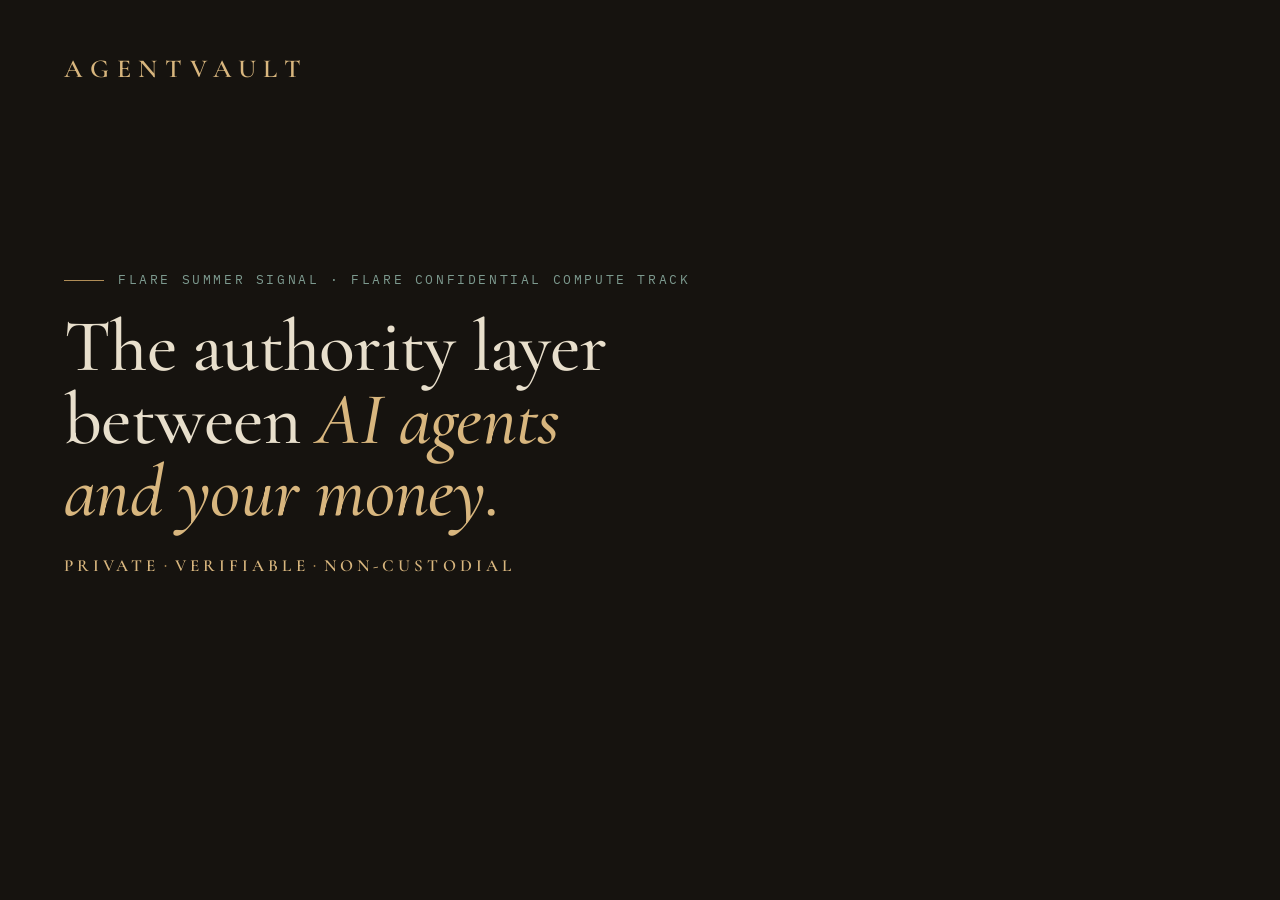
<file: assets/images/social-card.html>
<!DOCTYPE html>
<html lang="en">
<head>
  <meta charset="utf-8">
  <title>AgentVault social card source</title>
  <link rel="stylesheet" href="../fonts/fonts.css">
  <style>
    /* Aerarium tokens (docs/revamp/REVAMP_SPEC.md section 3). */
    :root {
      --av-bg: #16130F;
      --av-bronze: #B08D57;
      --av-bronze-hi: #D8B67E;
      --av-verdigris: #6E9A8C;
      --av-digital: #5E8A7C;
      --av-text: #E8DFCC;
      --av-label: #7D9A8F;
      --av-line: rgba(176,141,87,0.26);
    }
    * { box-sizing: border-box; }
    body {
      margin: 0;
      width: 1200px;
      height: 630px;
      background: var(--av-bg);
      overflow: hidden;
    }
    .card {
      position: relative;
      width: 1200px;
      height: 630px;
      overflow: hidden;
      background: var(--av-bg);
    }
    /* Same layered figure as the page, sized to the card height. */
    .ascii {
      position: absolute;
      top: 0;
      right: -30px;
      width: calc(var(--cols) * 0.6em);
      height: calc(var(--rows) * 1em);
      font-size: 5.04px;
    }
    .ascii pre {
      position: absolute;
      inset: 0;
      margin: 0;
      font: 400 1em/1em "IBM Plex Mono", monospace;
      letter-spacing: 0;
      white-space: pre;
    }
    .dg { color: var(--av-digital); opacity: 0.8; }
    .lo { color: var(--av-verdigris); }
    .hi { color: var(--av-bronze-hi); }
    .copy {
      position: absolute;
      top: 56px;
      left: 64px;
      bottom: 56px;
      width: 680px;
      display: flex;
      flex-direction: column;
    }
    .wordmark {
      margin: 0;
      color: var(--av-bronze-hi);
      font: 600 26px/1 "Cormorant Garamond", Georgia, serif;
      letter-spacing: 0.3em;
      text-transform: uppercase;
    }
    .eyebrow {
      display: flex;
      align-items: center;
      gap: 14px;
      margin: auto 0 22px;
      color: var(--av-label);
      font: 400 13px/1.4 "IBM Plex Mono", monospace;
      letter-spacing: 0.2em;
      text-transform: uppercase;
    }
    .eyebrow::before {
      content: "";
      width: 40px;
      height: 1px;
      background: var(--av-bronze);
    }
    h1 {
      max-width: 600px;
      margin: 0 0 28px;
      color: var(--av-text);
      font: 500 74px/0.98 "Cormorant Garamond", Georgia, serif;
      letter-spacing: -0.01em;
    }
    h1 em { color: var(--av-bronze-hi); }
    .caps {
      margin: 0;
      color: var(--av-bronze-hi);
      font: 600 17px/1 "Cormorant Garamond", Georgia, serif;
      letter-spacing: 0.24em;
      text-transform: uppercase;
    }
    .caps span {
      margin: 0 0.4em;
      color: var(--av-bronze);
      font-size: 0.6em;
      vertical-align: 0.28em;
    }
  </style>
</head>
<body>
  <div class="card">
    <!-- tests/render_social_card.js fills these layers from assets/ascii/temple-hero.json. -->
    <div class="ascii" data-ascii="temple-hero" style="--cols: 220; --rows: 125;">
      <pre class="dg"></pre><pre class="lo"></pre><pre class="hi"></pre>
    </div>
    <div class="copy">
      <p class="wordmark">AgentVault</p>
      <p class="eyebrow">Flare Summer Signal · Flare Confidential Compute Track</p>
      <h1>The authority layer between <em>AI agents and your money.</em></h1>
      <p class="caps">Private<span>&#9670;</span>Verifiable<span>&#9670;</span>Non-custodial</p>
    </div>
  </div>
</body>
</html>
</file>
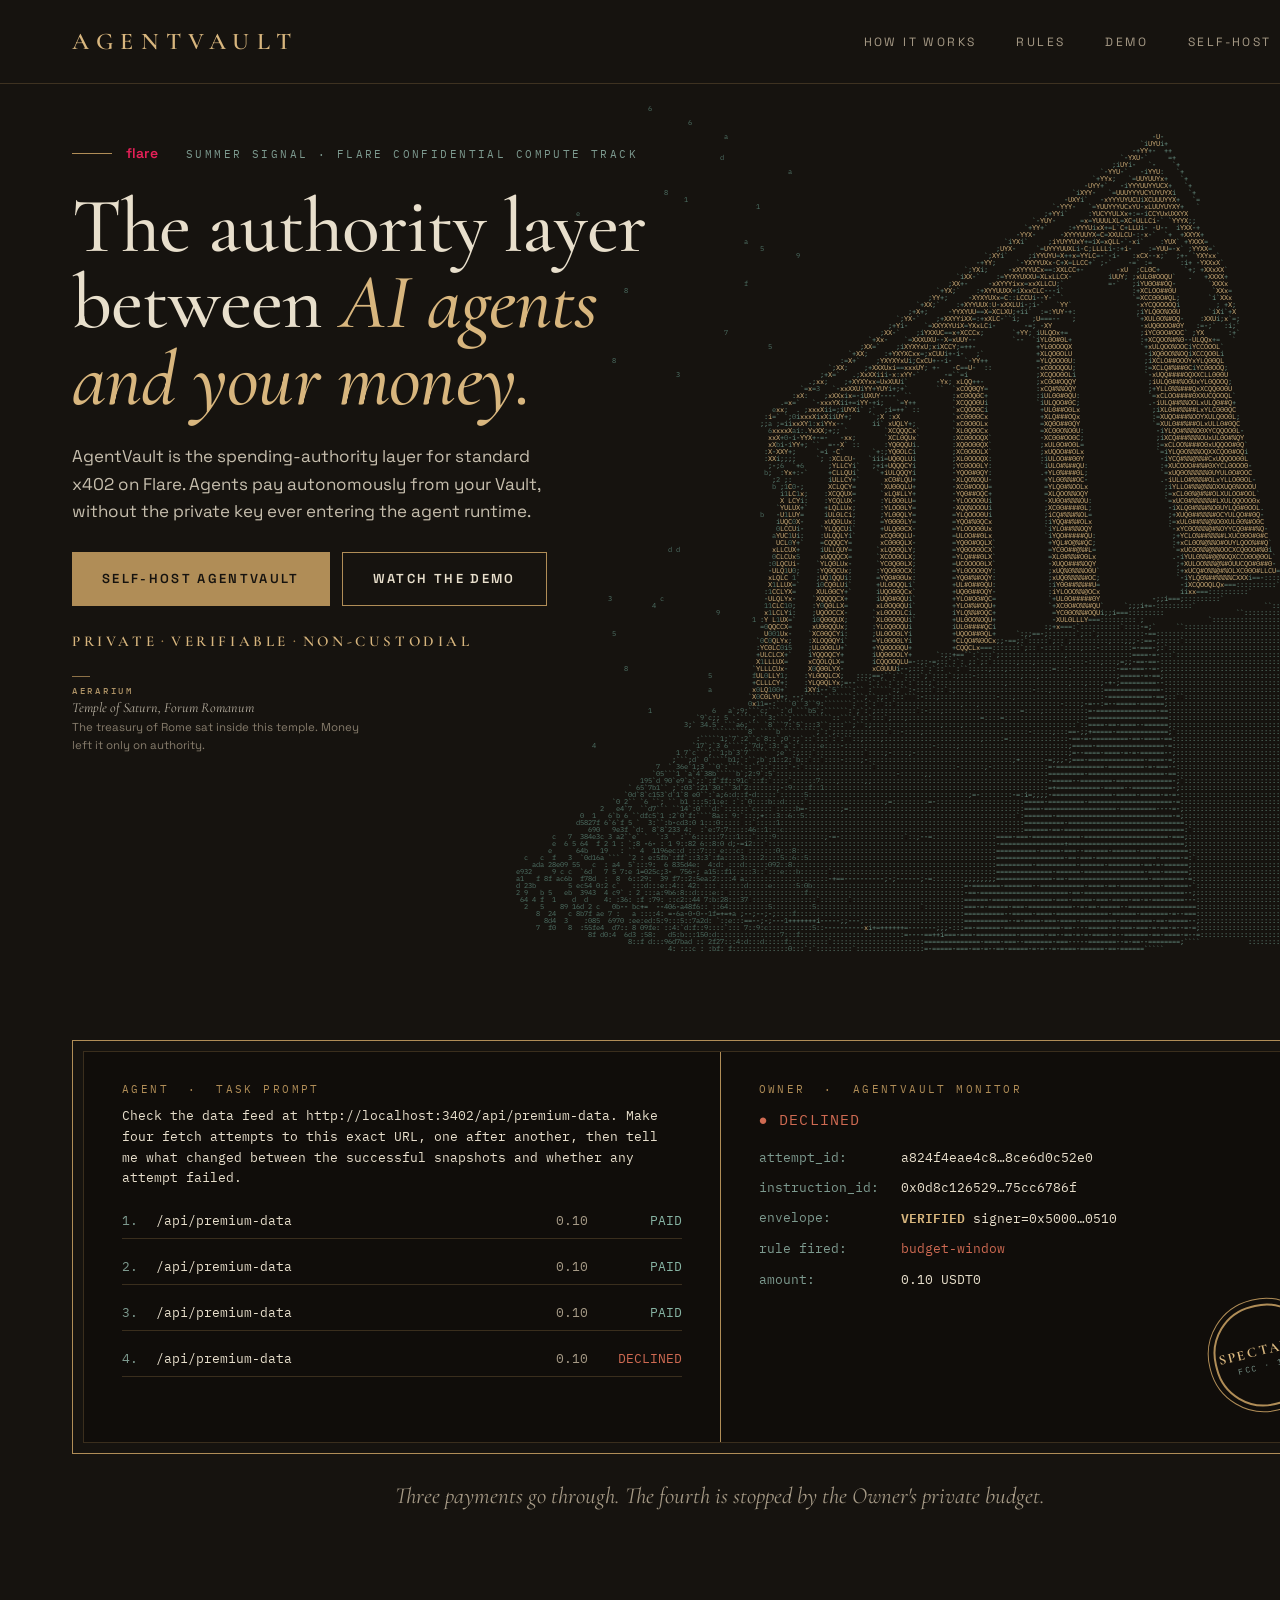
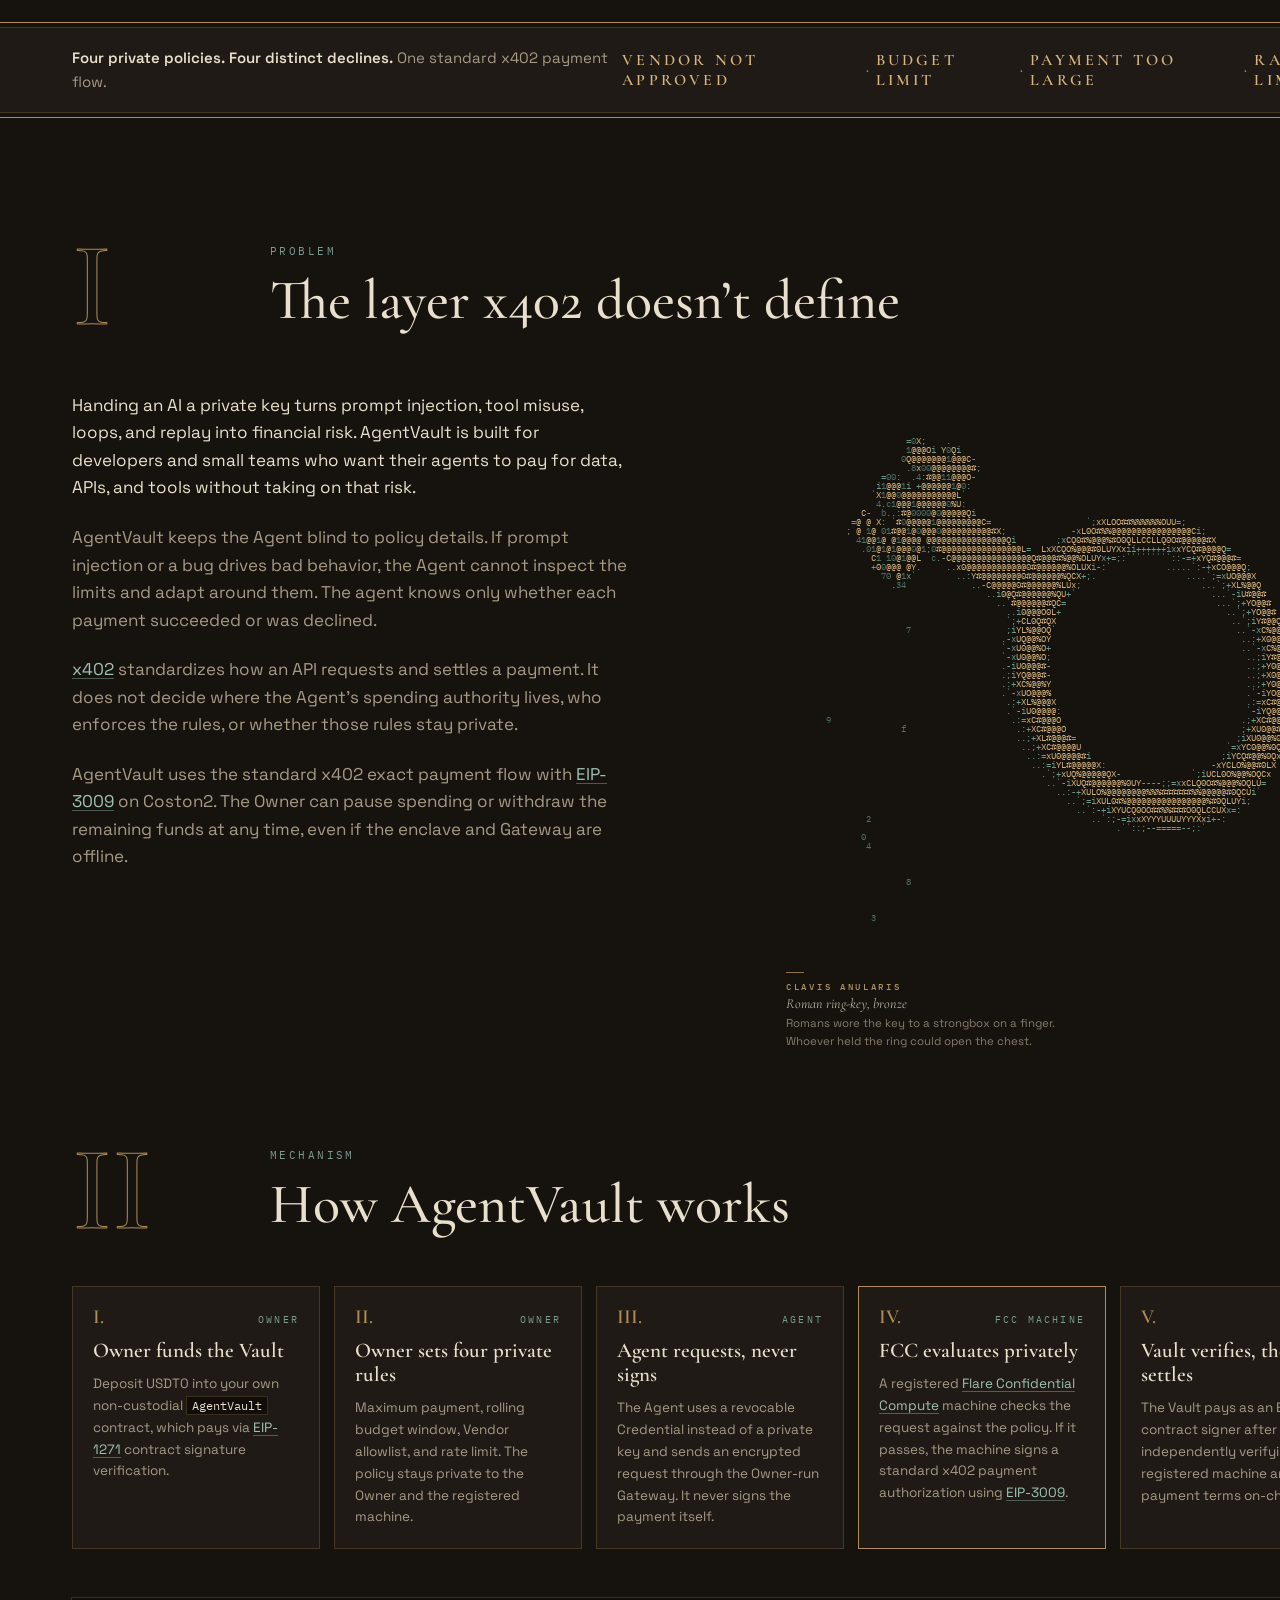
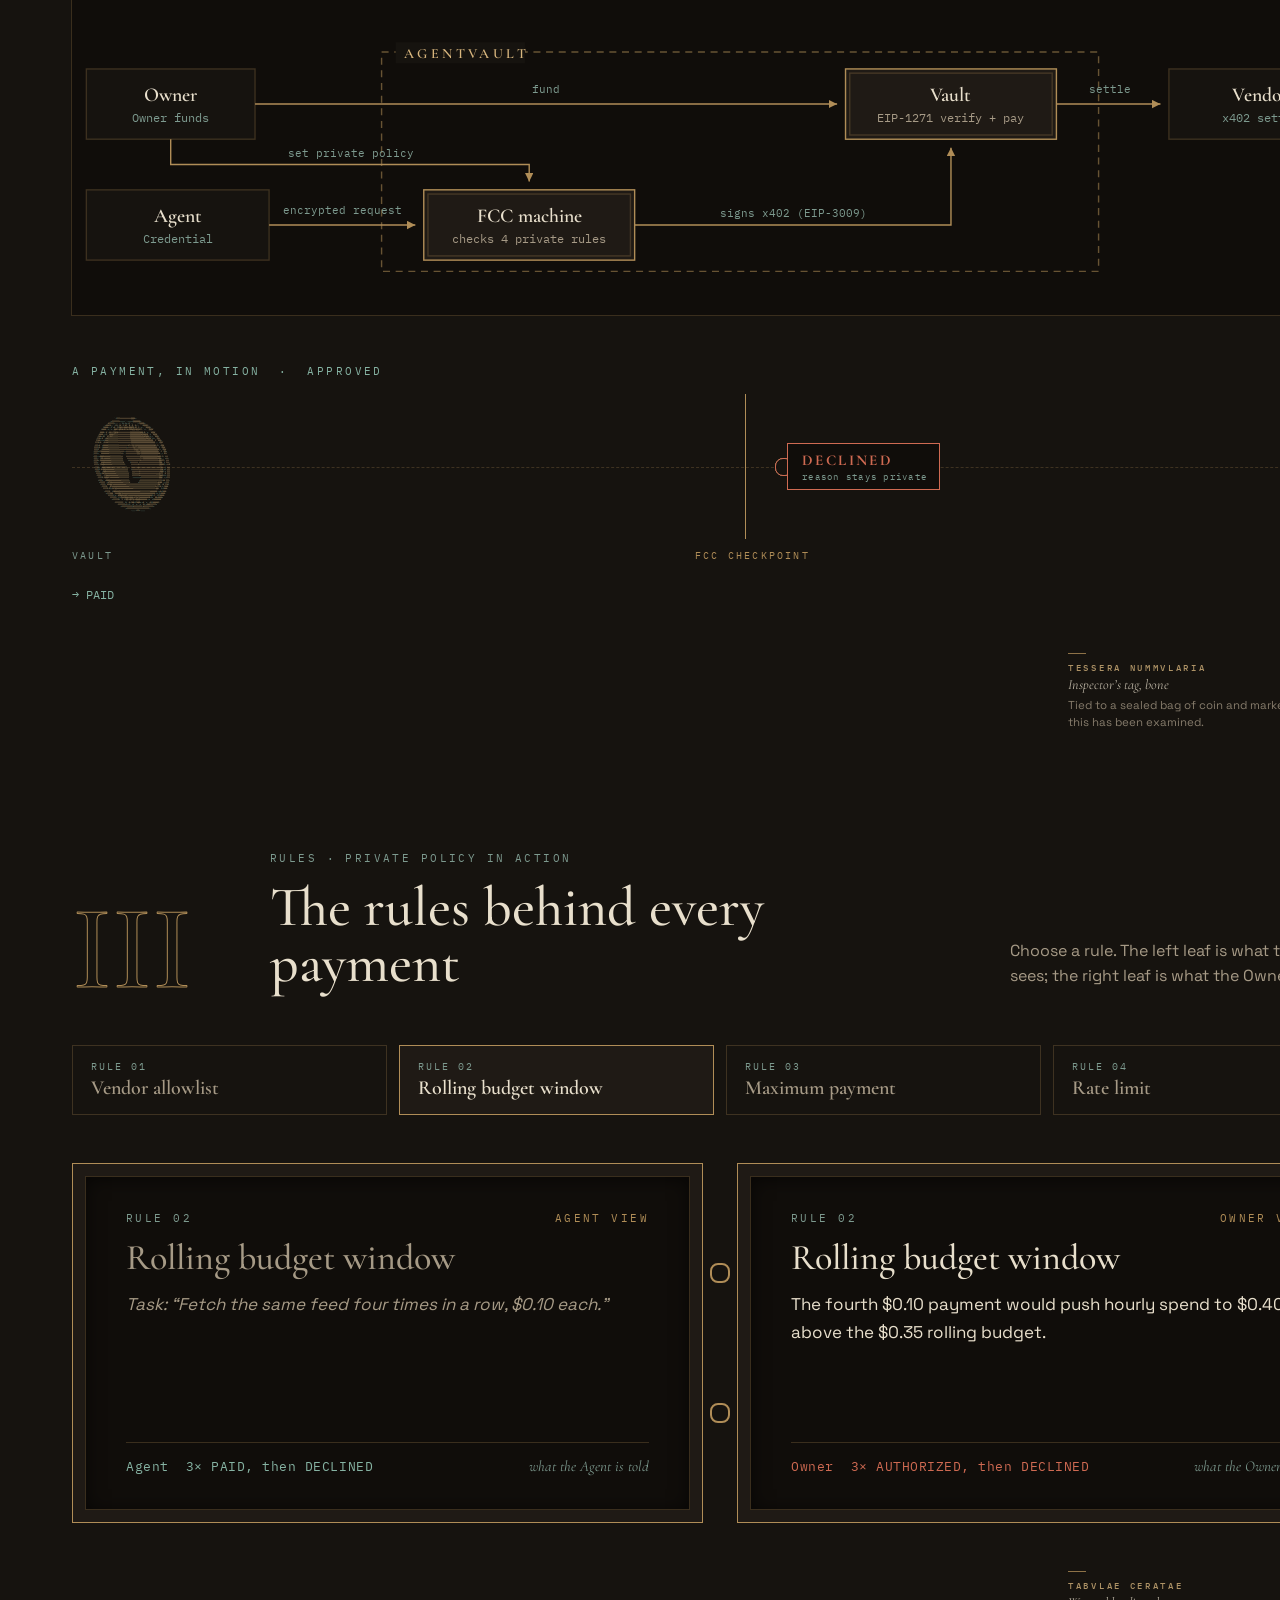
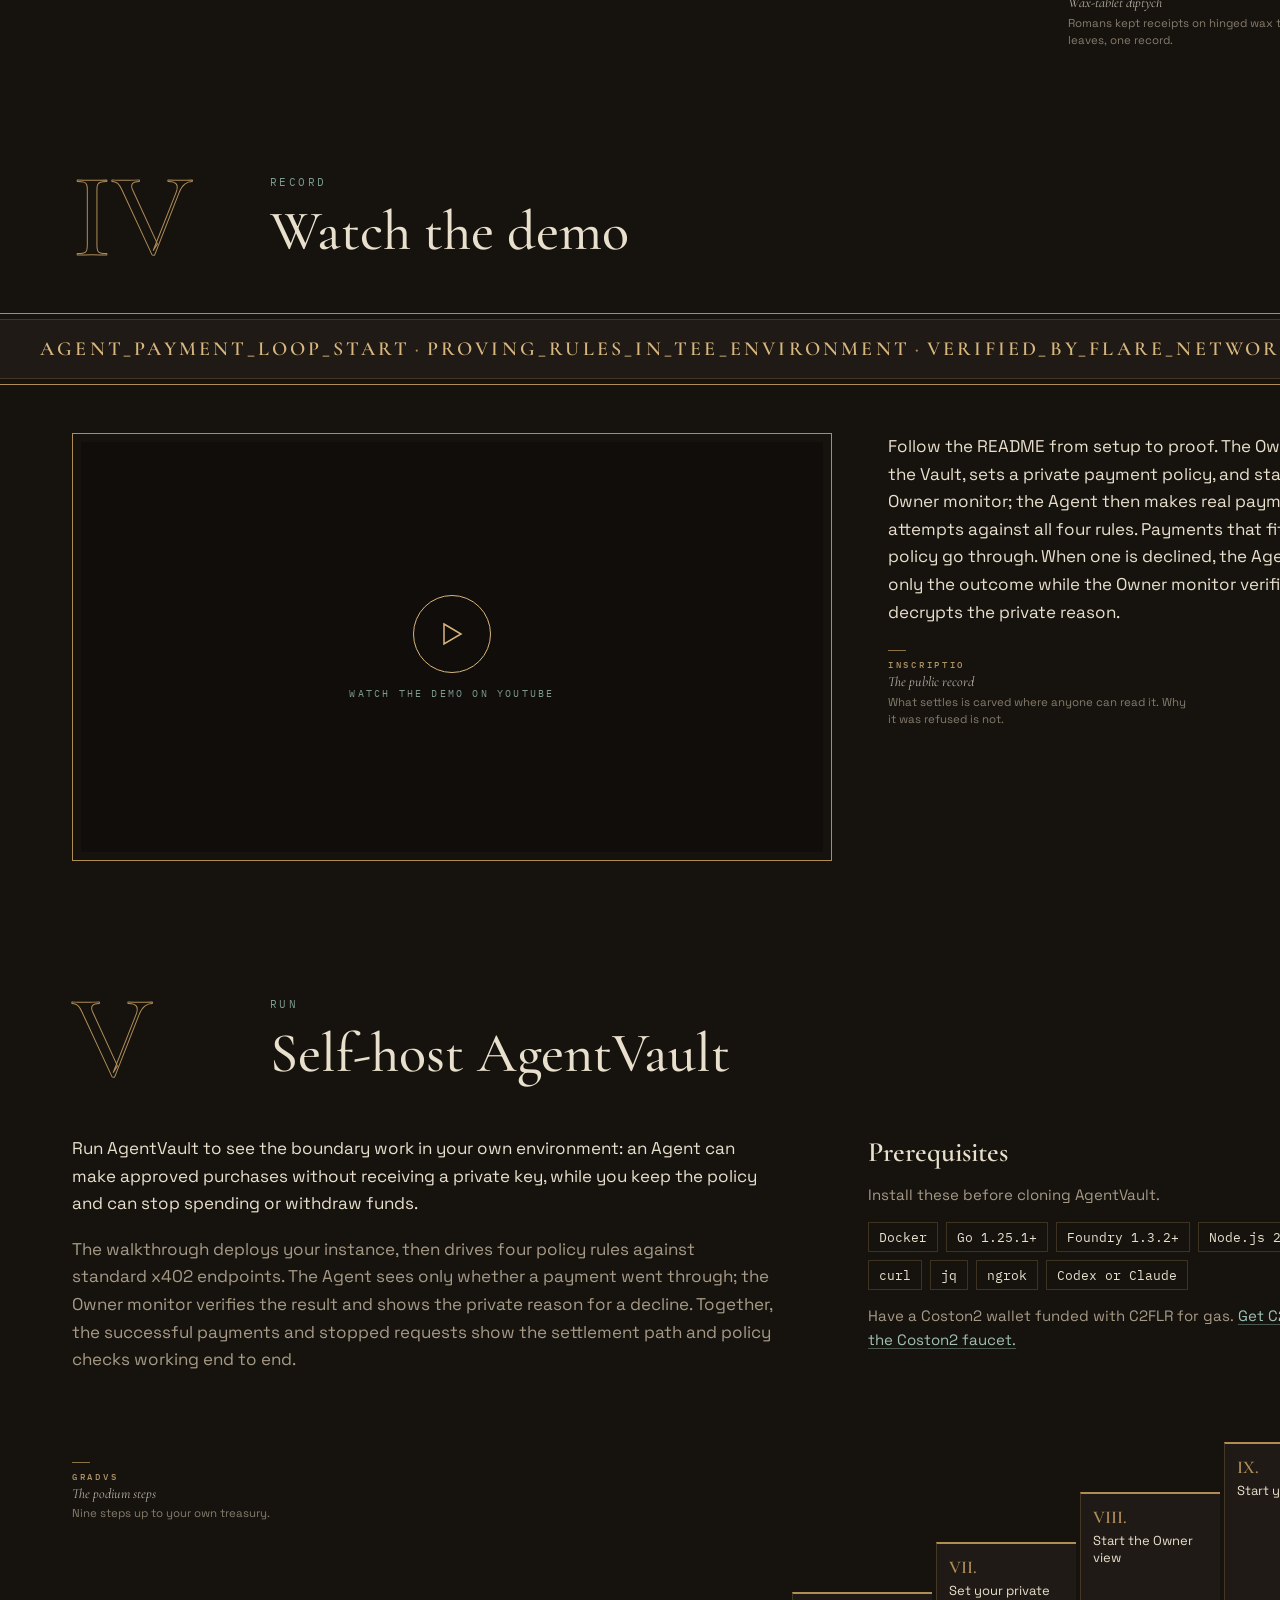
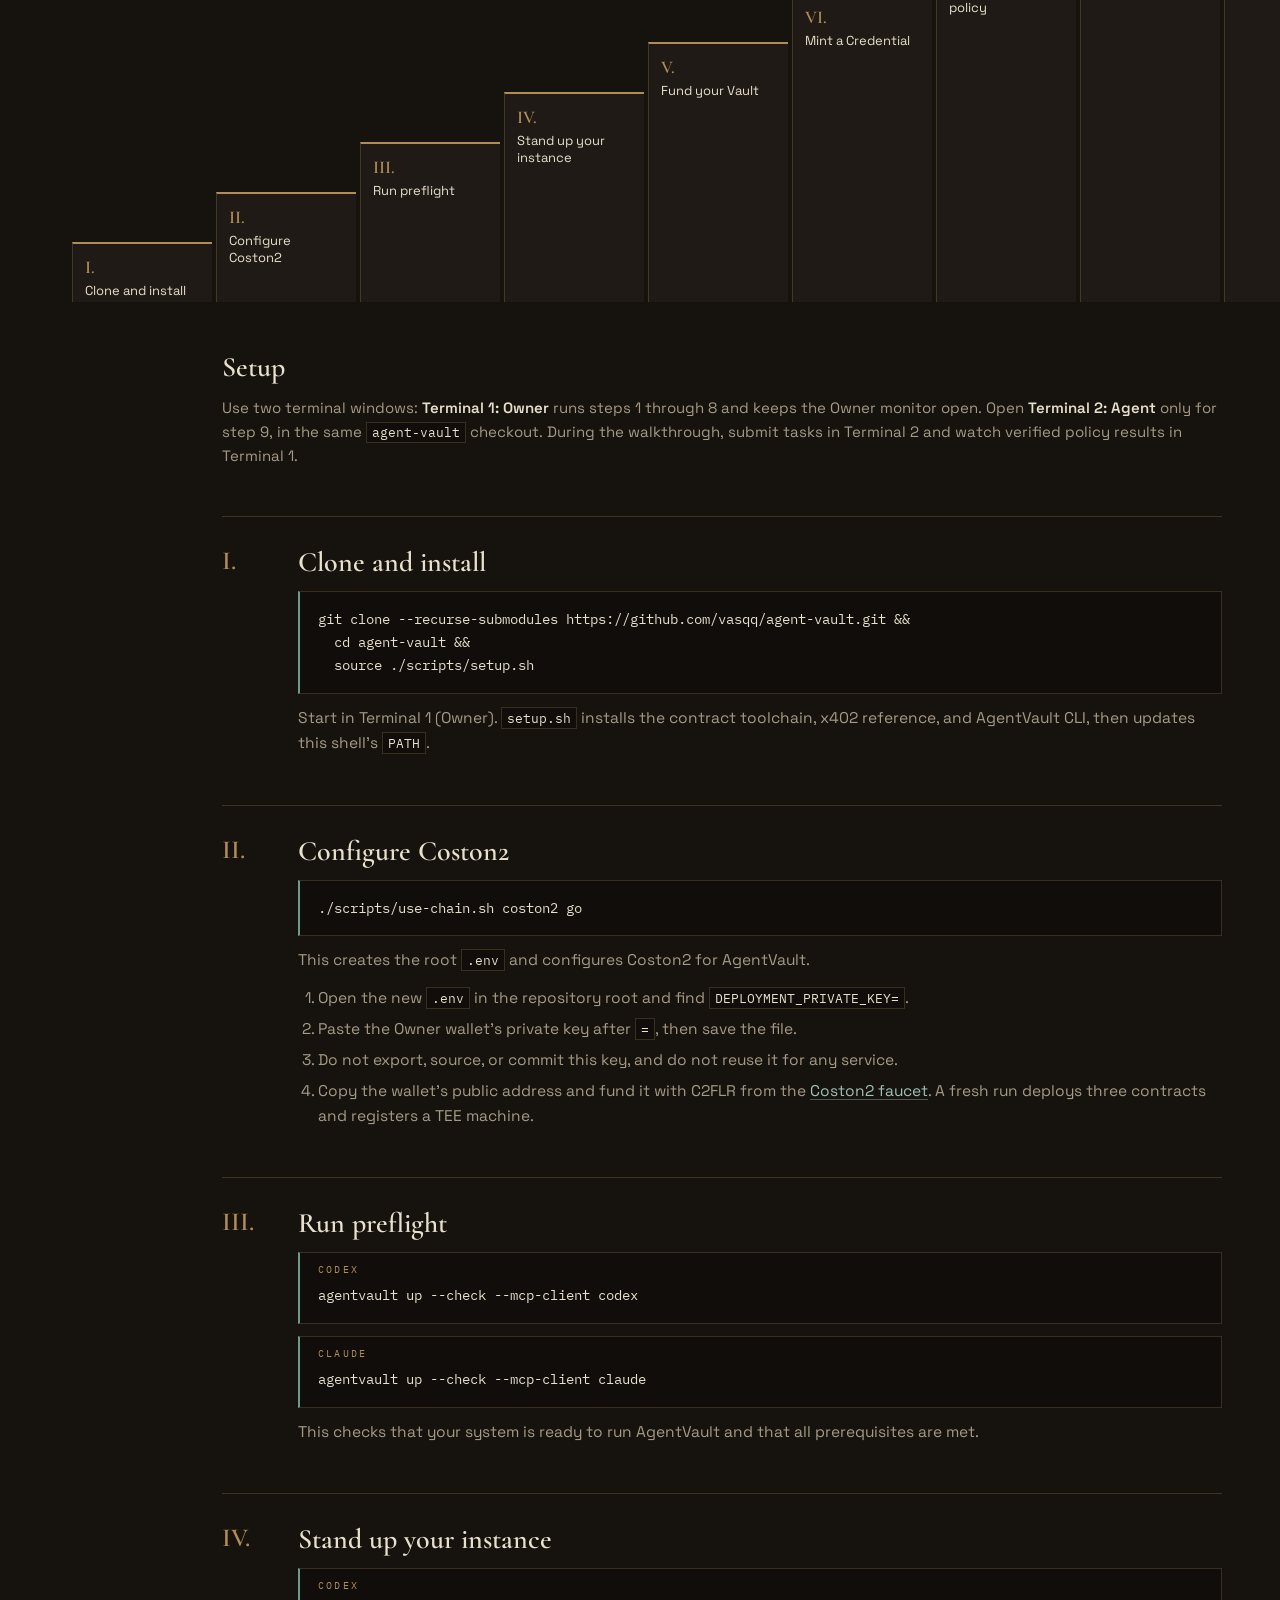
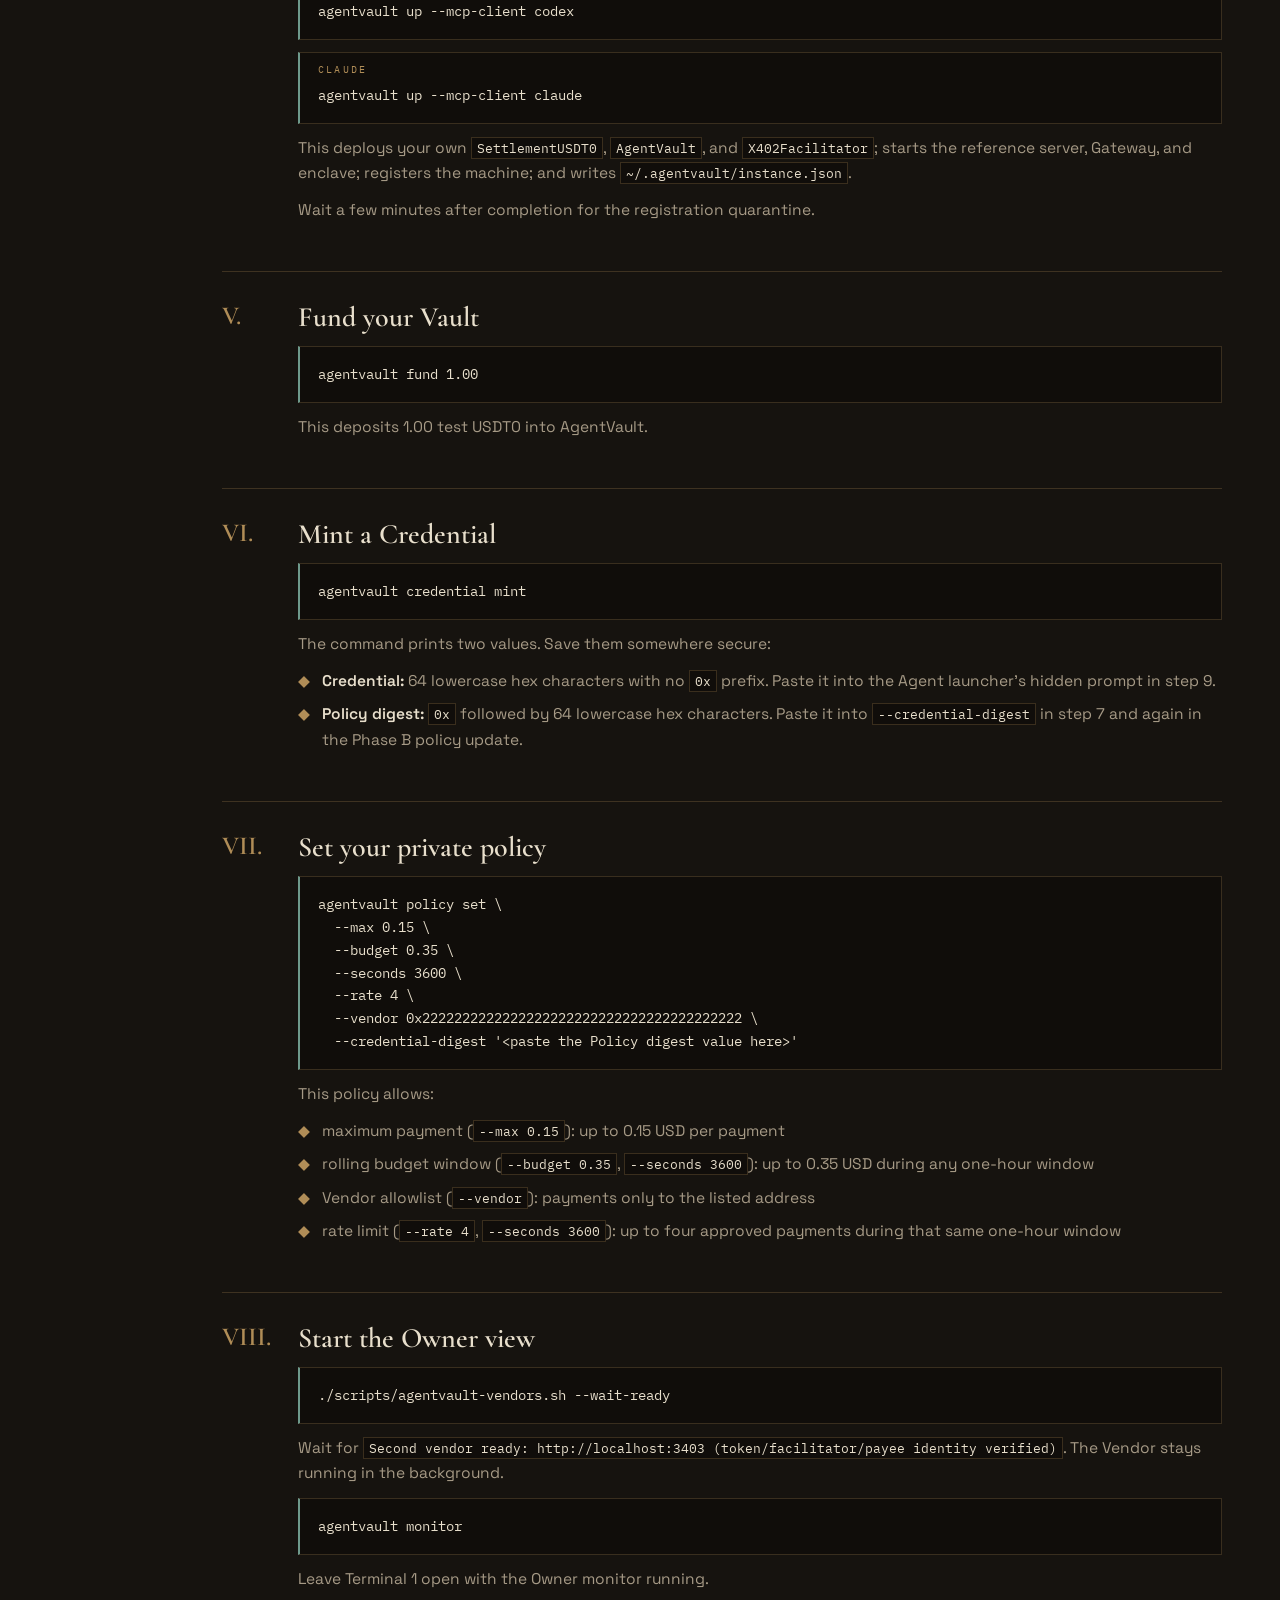
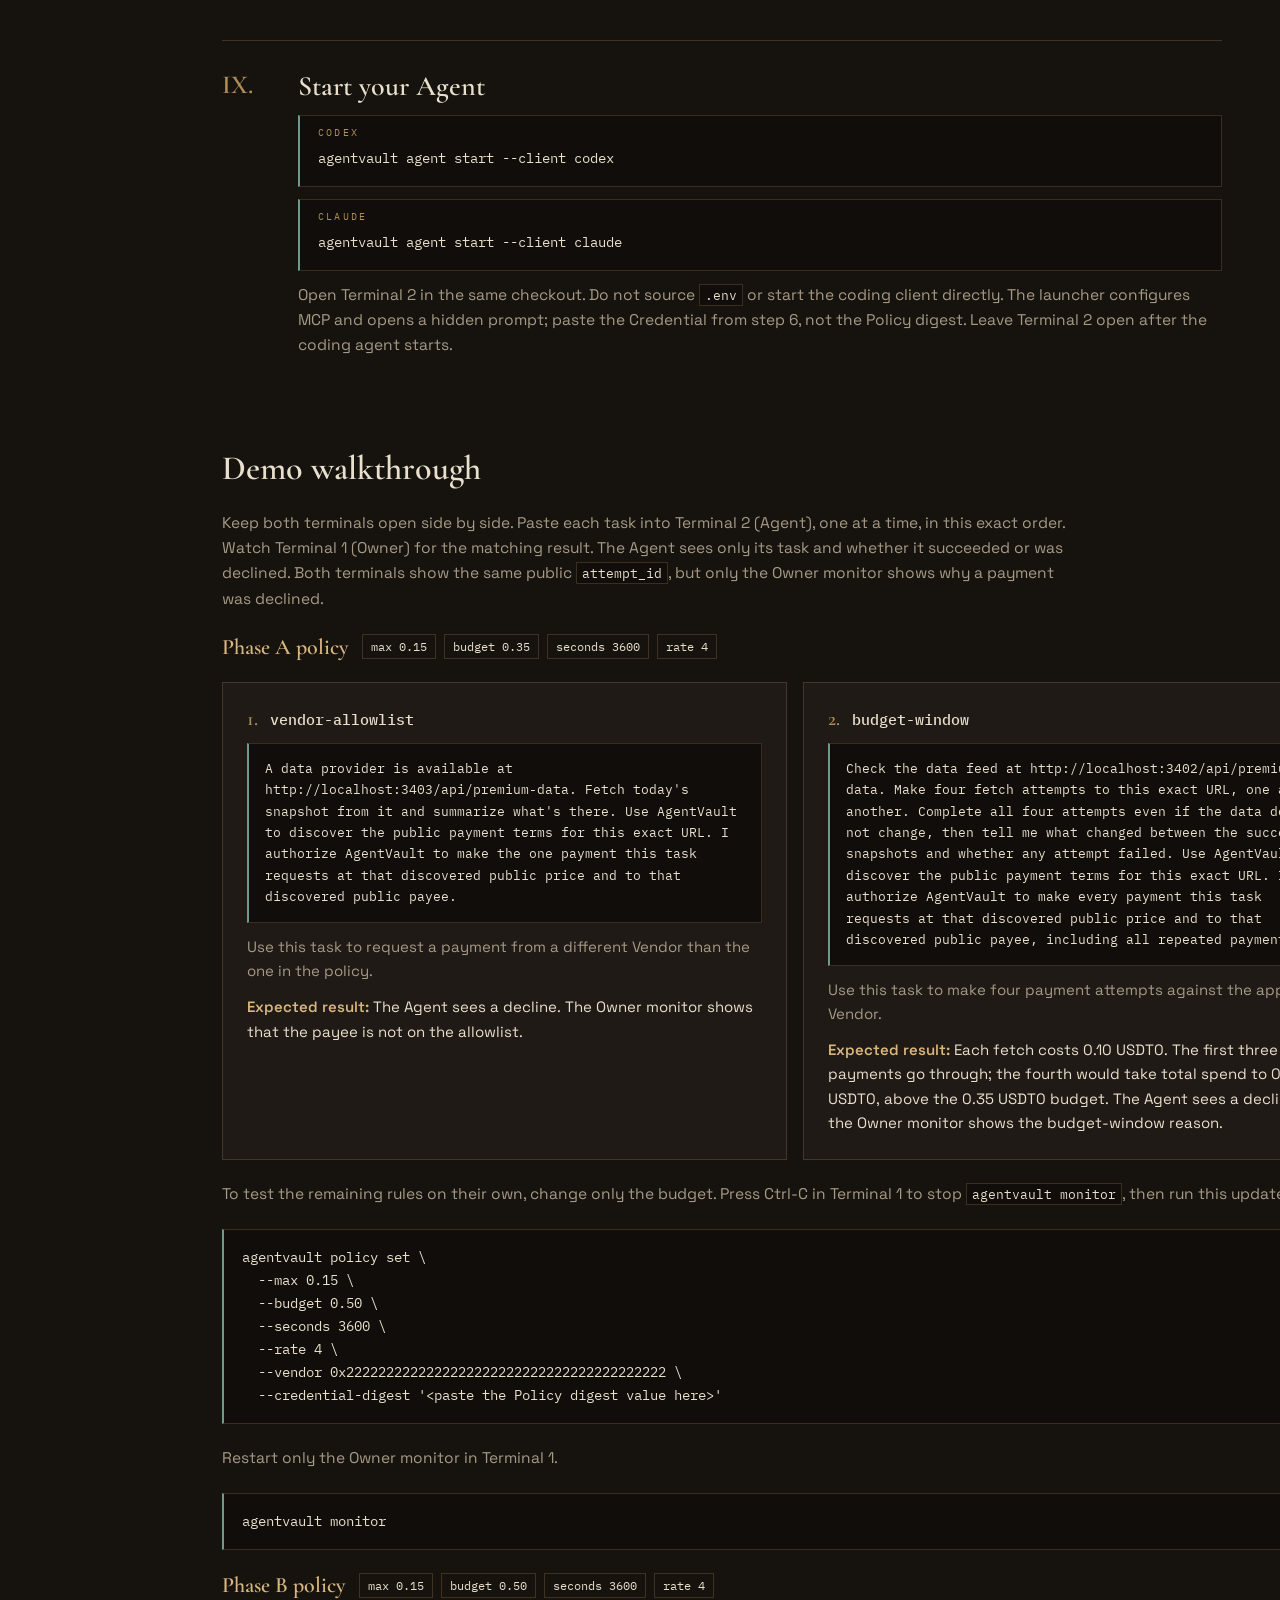
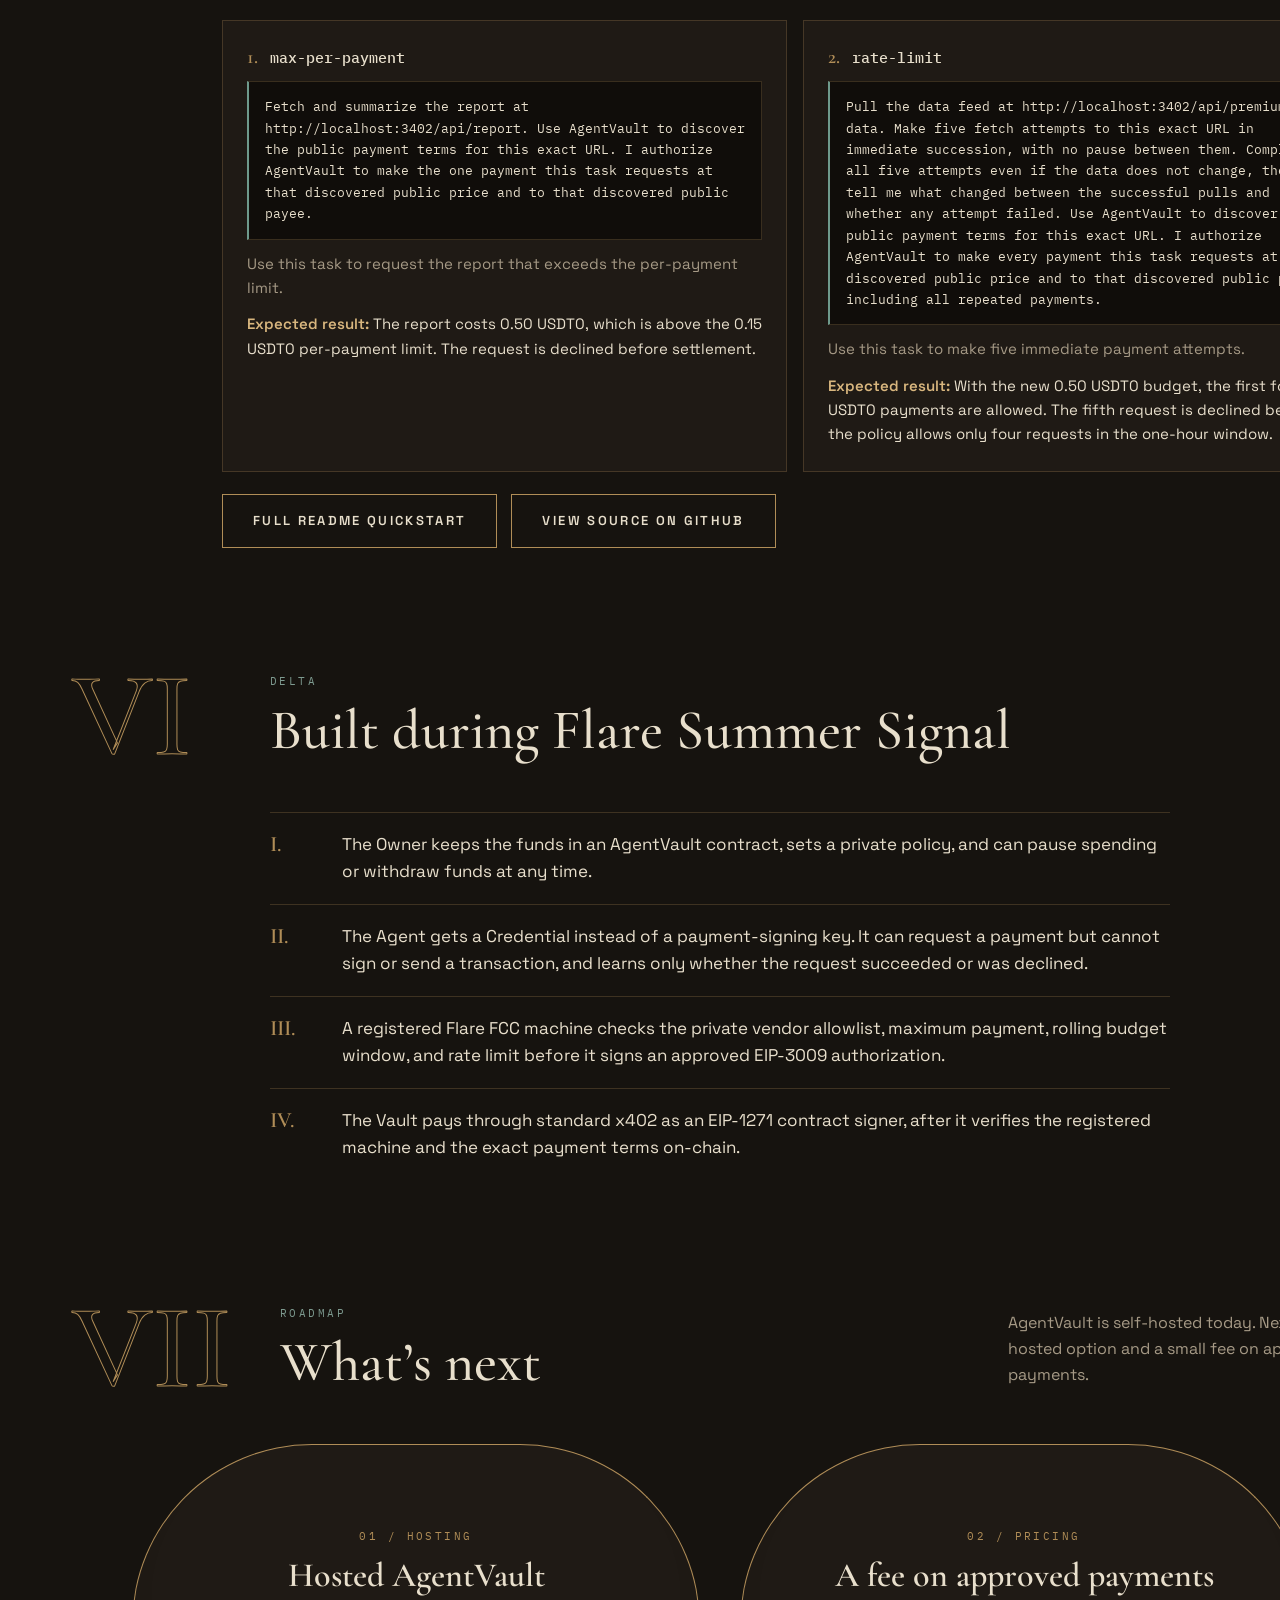
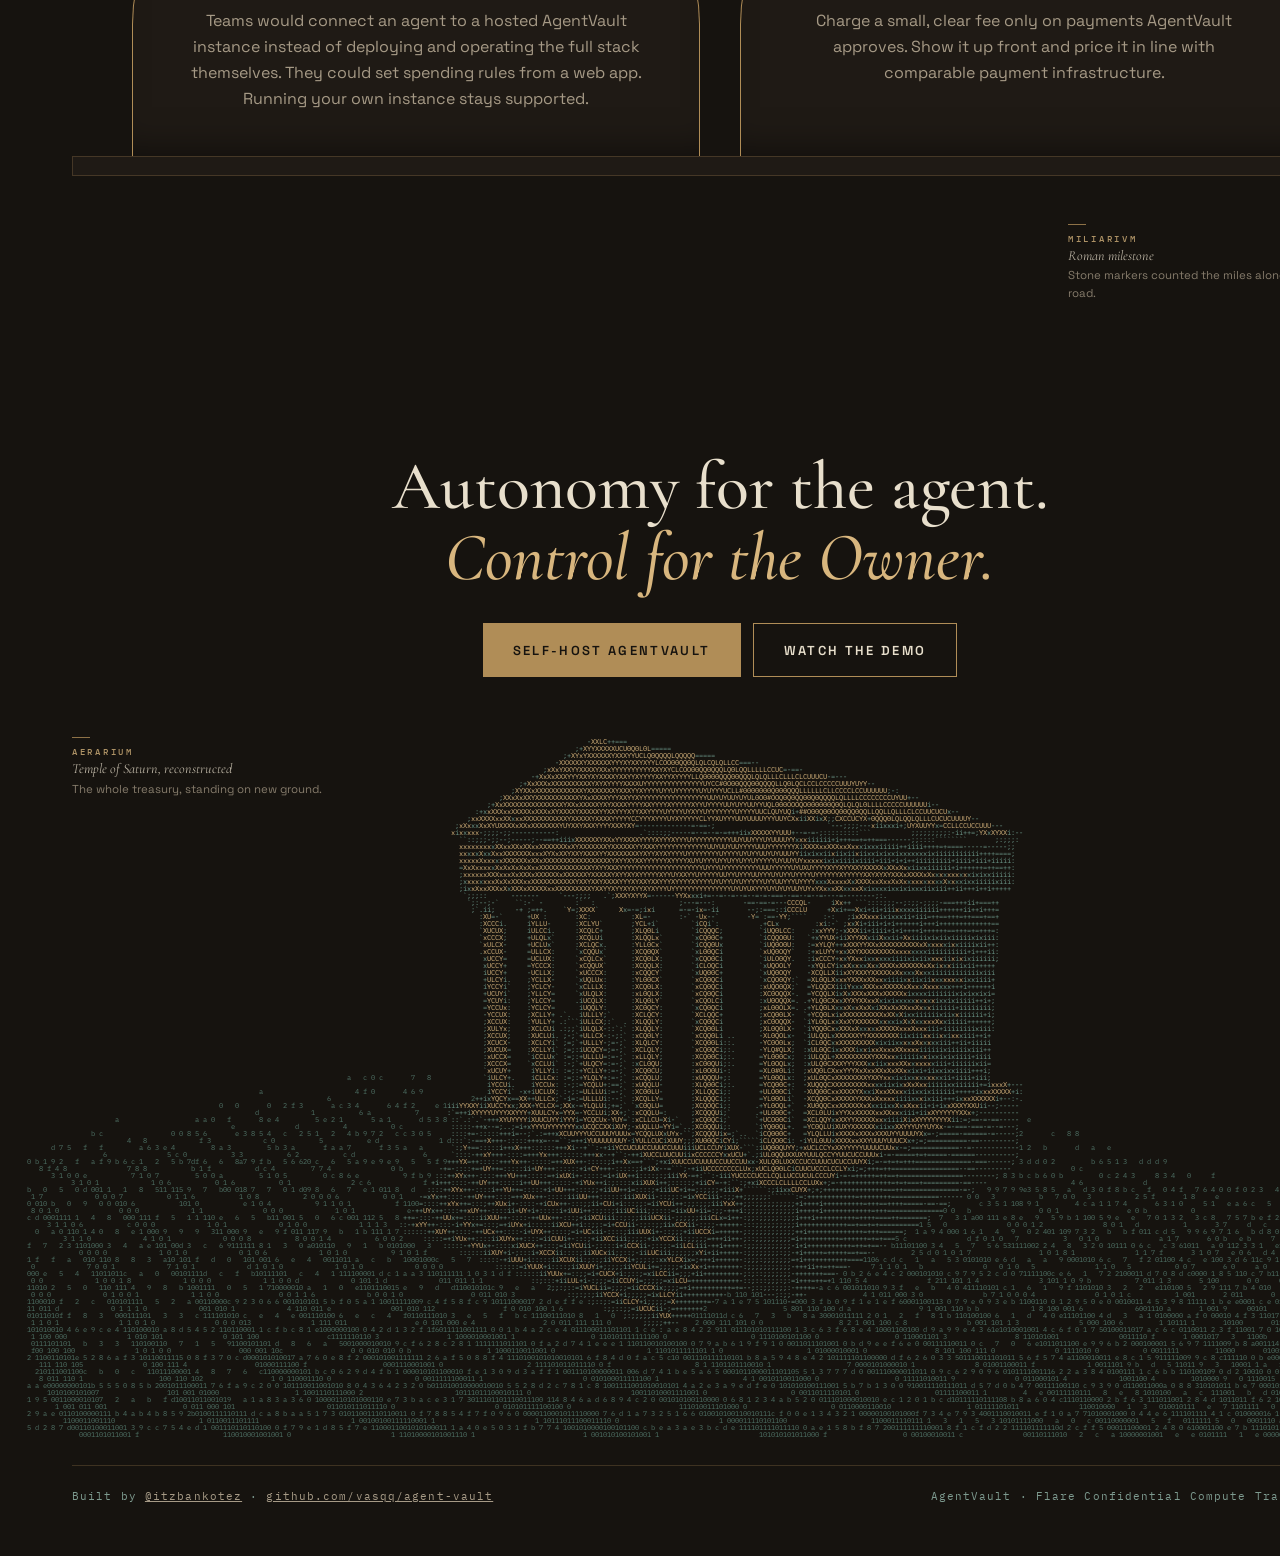
<file: docs/revamp/reference/prototype-desktop.html>
<!doctype html>
<html lang="en"><head><meta charset="utf-8"><meta name="viewport" content="width=device-width, initial-scale=1">
<title>AgentVault · Aerarium reference · desktop</title>
<link rel="stylesheet" href="../../../assets/fonts/fonts.css">
<style>
@font-face{font-family:"Cormorant Garamond";font-style:normal;font-weight:300 700;src:url("../../../assets/fonts/cormorant-garamond-variable.woff2") format("woff2")}
@font-face{font-family:"Cormorant Garamond";font-style:italic;font-weight:300 700;src:url("../../../assets/fonts/cormorant-garamond-italic-variable.woff2") format("woff2")}

html,body{margin:0;background:#16130F}

a:hover{opacity:.82}
@keyframes avfloat{0%{opacity:0;transform:translate(0,0)} 18%{opacity:.85} 100%{opacity:0;transform:translate(-36px,-140px)} }
.avf{animation-name:avfloat;animation-timing-function:linear;animation-iteration-count:infinite;opacity:0}
@keyframes frieze{from{transform:translateX(0)} to{transform:translateX(-50%)} }
.frz{animation:frieze 48s linear infinite}
@keyframes r1{0%,4%{opacity:0;transform:translateY(4px)} 8%,90%{opacity:1;transform:none} 96%,100%{opacity:0} }
@keyframes r2{0%,14%{opacity:0;transform:translateY(4px)} 18%,90%{opacity:1;transform:none} 96%,100%{opacity:0} }
@keyframes r3{0%,24%{opacity:0;transform:translateY(4px)} 28%,90%{opacity:1;transform:none} 96%,100%{opacity:0} }
@keyframes r4{0%,36%{opacity:0;transform:translateY(4px)} 40%,90%{opacity:1;transform:none} 96%,100%{opacity:0} }
@keyframes r5{0%,46%{opacity:0} 52%,90%{opacity:1} 96%,100%{opacity:0} }
.cy1{animation:r1 11s ease-out infinite}.cy2{animation:r2 11s ease-out infinite}.cy3{animation:r3 11s ease-out infinite}.cy4{animation:r4 11s ease-out infinite}.cy5{animation:r5 11s ease-out infinite}
@keyframes coin1{0%{transform:translateX(0);opacity:0} 3%{opacity:1} 19%,26%{transform:translateX(594px);opacity:1} 44%{transform:translateX(1134px);opacity:1} 49%{transform:translateX(1134px);opacity:0} 50%{transform:translateX(0);opacity:0} 53%{opacity:1} 69%,76%{transform:translateX(594px);opacity:1} 94%{transform:translateX(0);opacity:1} 100%{transform:translateX(0);opacity:0} }
@keyframes passOn{0%,19%{opacity:0;transform:scale(1.35) rotate(-4deg)} 23%,46%{opacity:1;transform:scale(1) rotate(-4deg)} 50%,100%{opacity:0;transform:scale(1) rotate(-4deg)} }
@keyframes failOn{0%,69%{opacity:0;transform:scale(1.35) rotate(-4deg)} 73%,96%{opacity:1;transform:scale(1) rotate(-4deg)} 100%{opacity:0;transform:scale(1) rotate(-4deg)} }
@keyframes phaseA{0%,47%{opacity:1} 50%,97%{opacity:0} 100%{opacity:1} }
@keyframes phaseB{0%,47%{opacity:0} 50%,97%{opacity:1} 100%{opacity:0} }
.coin1{animation:coin1 16s ease-in-out infinite}.stP{animation:passOn 16s ease-out infinite}.stF{animation:failOn 16s ease-out infinite}.phA{animation:phaseA 16s linear infinite}.phB{animation:phaseB 16s linear infinite}
@media (prefers-reduced-motion: reduce){ .avf{animation:none;opacity:.45} .frz,.cy1,.cy2,.cy3,.cy4,.cy5,.coin1,.stP,.phA{animation:none;opacity:1} .stF,.phB{animation:none;opacity:0} }

</style></head>
<body><!-- Reference prototype only. Inline styles are for fidelity, not for production. See docs/revamp/REVAMP_SPEC.md. -->
<div style="width: 1440px; margin: 0 auto; position: relative; overflow: hidden; background: #16130F; display: flex; flex-direction: column;">
<nav style="height: 84px; flex-shrink: 0; box-sizing: border-box; display: flex; align-items: center; justify-content: space-between; padding: 0 72px; border-bottom: 1px solid rgba(176,141,87,0.26); position: relative; z-index: 2;">
<a href="#" style="font-family: 'Cormorant Garamond', Georgia, serif; font-weight: 600; font-size: 24px; letter-spacing: 0.3em; color: #D8B67E; text-decoration: none;">AGENTVAULT</a>
<div style="display: flex; gap: 40px;"><a href="#" style="font-family: 'Space Grotesk', system-ui, sans-serif; font-size: 12px; letter-spacing: 0.2em; text-transform: uppercase; color: #A69A86; text-decoration: none;">How it works</a><a href="#" style="font-family: 'Space Grotesk', system-ui, sans-serif; font-size: 12px; letter-spacing: 0.2em; text-transform: uppercase; color: #A69A86; text-decoration: none;">Rules</a><a href="#" style="font-family: 'Space Grotesk', system-ui, sans-serif; font-size: 12px; letter-spacing: 0.2em; text-transform: uppercase; color: #A69A86; text-decoration: none;">Demo</a><a href="#" style="font-family: 'Space Grotesk', system-ui, sans-serif; font-size: 12px; letter-spacing: 0.2em; text-transform: uppercase; color: #A69A86; text-decoration: none;">Self-host</a><a href="https://github.com/vasqq/agent-vault" style="font-family: 'Space Grotesk', system-ui, sans-serif; font-size: 12px; letter-spacing: 0.2em; text-transform: uppercase; color: #A69A86; text-decoration: none;">GitHub</a></div></nav><div style="position: relative; height: 876px; flex-shrink: 0;">
<pre aria-hidden="true" style="position: absolute; left: 516.0px; top: 0.0px; margin: 0; font-family: 'IBM Plex Mono', ui-monospace, monospace; font-size: 7px; line-height: 7px; letter-spacing: 0; color: #5E8A7C; pointer-events: none; opacity: 0.8;">



                                 6

                                           6

                                                    a


                                                   d

                                                                    a


                                     8
                                          1
                                                            1
               e



                                                         a
                                                             5
                                                                      9



                                                         f
                           8





                                                    7

                                                               5

                        8

                                        3

                                                                           3


                                                                e
                                                                     0
                                                               a         1
                                                               6     a
                                                                   0
                                                                 b


                                                                  6    6
                                                              b
                                                                 2
                                                                b  1 0
                                                                   1  1


                                                             b     1
                                                                     0
                                                                 0
                                                                a   1
                                                                    0
                                      d d
                                                                0     5
                                                                0
                                                                   1 0
                                                                     1        1
                                                                1           0
                                                               1
                       3            c
                                  4                           11   10       0
                                                  9            1
                                                           1     1         0
                                                              0
                        5                                      001
                                                             0 0
                                                                  0 5

                                                             1
                           8                                              0
                                                5          f  0   1

                                                a           0  100             5
                                                            0
                                                          0 11       0  3  9
                                 1               6   a  9    c      d    b5
                                              9 c   5          3
                                          3   34 5     a6      8   7  5    3
                                                          8      b
                                                   1  7  2  c 8    0
                   4                         17   3 6      7d   3  a        e
                                        1 7 c      1 b 3 7        e
                                            d  0     b1      b  1  2  b
                                   7    36e 1 3   0
                                   05   1  a 4 38b     b  2 9  5
                               195 d 90 e9 a     f ff  91c   f             7
                              65 7b1      03  21 30   3d 2          9    f  1
                            0d 8 c153 d 1 8 e0    a 6 d  f d            5
                         0 2    6        b1    5 1 e      0    b  d
                     2   e4 7    d7      14  0   d         c          b
                0  1   6 b 6   dfc5 1  2 0 f     8a   9          3  6  5
               d5827f 6 6 f 5    3    b cd3 0 1   0              1
                  690   9e3f  d   8 8 233 4     e 7 7     46  1   c
         c   7  384e3c 3 a2  e       3      6      7   1        9
         e  6 5 64  f 2 1     8  6    1 9  82 6  8 0 d    2
        e      64b   19        4  1196ec d    7    e   c         0   8
  c   c  f   3   0d16a       2   e 5fb  ff   3 3  fa    3    2    5  6  5
    ada 28e09 55   c    a4  5    9   6 835d4e   4 d     d      092  8
e932     9 c c   6d   7 5 7 e 1 025c 3   756   a15  f1     3      e   b
a1   f 8f ac6b  f78d     8  6  29   39 f7  2 5ea 2    4 a
d 23b        5 ec54 0 2 c       d   e  4   42            d     e      5 0b
2 9   b 5   eb  3943  4 c9    2    a 9b6 8  d    e                      f
 64 4 f  1    d  d    4   36   f  79    c2  44 7 b 28   37
  2   5    89 16d 2 c   0b   bc      406 a48f6     64          5          5
     8  24   c 8b7f ae 7     a     4    6a 0 0  1f    a              f
       8d4  3     085  6970  ee ed 5 9   5  7a2d     e             1
     7  f0   8   55fe4  d7   8 09fe    4  d f  9         7  9 c           5
                  8f d0 4  6d3  58    d5 b   150 d                7   f
                            8  f d   96d7bad    2f27   4 d   d     f
                                      4     c    bf  f              0</pre><pre aria-hidden="true" style="position: absolute; left: 516.0px; top: 0.0px; margin: 0; font-family: 'IBM Plex Mono', ui-monospace, monospace; font-size: 7px; line-height: 7px; letter-spacing: 0; color: #6E9A8C; pointer-events: none; ">







                                                                                                                                                               - -
                                                                                                                                                            `i   i+
                                                                                                                                                          -+  +-  ++
                                                                                                                                                       `-   -`     =+
                                                                                                                                                     ;i  i-   `-    `+
                                                                                                                                                  `-   -`   -i   :   `+
                                                                                                                                                `+   ;   `=       +   `+
                                                                                                                                              -   +`   -i          +   `+
                                                                                                                                           `i   -   `=              i   `+
                                                                                                                                         -   i`   -         i        +   `=
                                                                                                                                      `-   -   `=           -         +   `
                                                                                                                                    ;+  i`     :         +:=-i
                                                                                                                                 `-   -      = =       =  +     -` `    ;;
                                                                                                                               `+  +`     :+    i  += ` +   i- - --  i   -+
                                                                                                                             -   -      -        = =      -:- -`  `+  +    +
                                                                                                                          `i  i`     ;        +=i =    -`- i`    :   ` +    =
                                                                                                                        ;   -     `=        i- ;    i-:+ -    :=   =- ` ;    =`
                                                                                                                     `;  i`     ;i     = ++ =    =-`-i-   :   -- ;`  ;+- `     `
                                                                                                                   -+  ;     `-       - + =    +` ;-`    -=` :=       :i+ -     `
                                                                                                                `;  i;     -        ==:     +-        -    ;    +      `+; +     `
                                                                                                              `i  -`    :=        =       -         i   ; ;         `   .   +    +
                                                                                                            ;  +-     -        =       ;`           =-`   ;i        -        `
                                                                                                         `+  ;`    :+       +i      ---i`                 :+                  `   =
                                                                                                       ;  +;     -       = ::    i-- -` `                 `=         ;       `i`
                                                                                                    `+  ;`    :+      : -     i-;i-`   `  `                -         i         ; + ;
                                                                                                  ;+ +;     -      == =     ;+ii`  :=:   -+:               ;i                `i i`+
                                                                                               `;  -`    ;+       =:+    -``i;   ; ===--   ;               `+         -    :   i; `=;
                                                                                             ;+ i-    `=        =     i-       -=; -                        -             :=-;`  :i;`
                                                                                           ;  -`    ;i     == +     ;       `+  ; i     +=                  ;          ` ;        :+`
                                                                                        `+  -    `=      -- =    --         `--  `i       +                 :+         --     +=   `
                                                                                      ;  =`    ;i      ; i    ;=++-               +                         `+          i       `
                                                                                   `+  ;    :+       =;    i+-i-   ;`             +                          -i         i       i
                                                                                 := +`    ;       i;    +--i-   `-  ++            =        :                 ;i
                                                                              `;  ;    ;+      ==     ; +-   - == -  ::           -        ;                 :=          i       ;
                                                                            ;+ =`   .;    i i- :   -`      -=``=i                 ;        i                 `-
                                                                         .;  ;    ;+      =     i`       -  ;     ++-             ;                           ;                   ;
                                                                       `= =    `-     i  +   i+;+`       ``  `       =            :                           ;+
                                                                     :  :    ;    i =-i    ----  ``          :       +            :i        :                 `=                   `
                                                                  .= =`   `-     ii+=i  -+i;   `= ++         `       i            `i        ;                 .-                   +
                                                                   ;  . ;    ii=;i   i` ;`  ;i=++` ::        `       i             +                           ;i
                                                              : =` `; i    i  ii  +;     `;  :               `                     +                           :=                   ;
                                                             ;;  ;=ii     : i   --       ii`      +;         `                     =                           `=
                                                                      i:.    ;+;; `         `       `        `                     =         :                  -i                   -
                                                                  + -i-   +-=-   -  ;       `       `        :        `            -         ;                  ;i
                                                                  i-i  +; ``  =-- ` ::      :      i.        :        `            ;         =                  :=                    `
                                                              : -   +;     `=i - `       `+:;      i         ;        `            ;                            `=i                   i
                                                              :  i;;;;     `; :     -   `iii=      i         ;        :            :i                            -i
                                                               ;-;   `+       ;     i`   ;+i+      i         ;        :            `i         :                  :+                    -
                                                               ;  :  +:-`     +     i`    `+       i         -        :            .+         ;                  `=
                                                                ;  ;:         i     +`             +         -        -             +         -                  .-                     -
                                                                  ;   -;            =      `       +         -        =             =                             ;i
                                                                  i     ;    :      =      `       +         -        +             =                             :=                     `
                                                                       i:    :      -      :       =         -        i             -          :                  `=
                                                                 `     +`    +      ;      :       =         -        i             ;          ;                   -i                     .
                                                                 -     =     i      ;      ;       =         =        i             ;          =                   ;+                     -
                                                                 i     -            :      =       =         =                      :i                             :=
                                                                      i-    `      i`      +       -         =                      `i                             `-                      -
                                                                      i:    :      i`              -         =                      `i          :                   ;+
                                                                      +`    =      =               -         =         `             +          ;                   :+                      `
                                                                      +     i      =      `        ;         =         `             =          =                   `=                      i
                                                                                   =      `        ;         =         `             =                              .-i                      `
                                                               :      -    `       -      `        ;         =         `             -                               ;+                      -  .;;;`
                                                               -      ;    :       ;      :        :         =         :             ;           `                   :+                       ===;::=-`
                                                                      `    ;      i:      =        :         =         :             ;           ;                   `-i               i==-:::::::::;=+i
                                                                     =`    i      i`      +       i`         +         :             :i          =                    -i         ===::::::::::`       ;==;
                                                              :      =            +`      i        `         +         -             :                                ii  ===::::::::::`                ;=;.
                                                              -      -    `       +       i       i`         +         =             `+                        -;;i===;:::::::::`                        `=-=.
                                                                     ;    :       =               i`         +         +             `+           `     `;;;i+=-:::::::::`                 ``::::::-;      :-+:
                                                                    i:    ;       -      `        i.         i         +              =           i;;i===:::::::::                  ``:::::::::::::;==;      :==-
                                                             :      =`    i       ;      `        i`         +         +              -        ===::::::::: ;                `::::::::::::::::::::::==--;      ;-;`
                                                             =      =             ;      :        i          i         i            :;+ ===:`::::::::::`::::-=;`     ``::::::::::::::::::::::::`::::;===-=;      ;--:
                                                                    -    `       i:      ;        i          +         +     `:;;==-;:::::::`;::`;:::::::::::-==:::::::::::::::::::::::::::::::::::::====---:      -=:
                                                            `       ;    :       i`      =        i          +          ;;-==;:`:::::`;:: ;:::::::::;:::;;;-:==-;:::::`::::::::::::::::::::::::::::::-========;     `-=
                                                            :      i     ;       +`      +        +          +      ===:::::::`;:: -::::`::::;:::-::::::::=-===-;:`::::::::::::::::::::::::::::::::::;======-=-=:     `-;
                                                            +      +`    i       +       i        +      `:;:+==``:`:::`;::::::::::::::::;::::::::::::::::====-=-:::`:::::::::::::::::::::::::::::::::-====----=--:     :--
                                                                   =             =       i        =-:;:-=;::`:`: ;:`;:`::::::;:::;::::::::::::-:::;:::;=;;-==-==-:::::::::::::::::::::::::::::::::::::-=-=--==-=----:     :-
                                                           `       -             -             i--;:::`:`::```:``:::::;:::;:::::::::::=:::-:::::::::::-==-===--=-;:::::::::::::::::::::::::::::::::::::===-=--=----=--:
                                                                   ;    :        ;   :::;==;``:``::::`;`::::`:;:::-:::::::::::;:::;:::::::::::::::::::;=====-=-==;:::::::::::::::::::::::::::::::::::::-===-==-=--------:
                                                           +      +:    :        ;=--```:`:``:`::`:`:::;`:::::::::::::::::;:::::::::::::::;:::;:::;-+-;=========--::::::::::::::::::::::::::::::::::::::======-=--=-------:
                                                                  +`    i  i--` ````:`` :`````:;``:-::::`::`:;:::;:::::::::::::::-:::;:::::::::::::==============-::::::::::::::::::::::::::::::::::::::-======-==-==-----;-
                                                          `       +; --;`````-``````:``;``:;:`:::```:-:::;::::::::::::::-:::;::::::::::::::::::::::-===========-==;::``:::::::::::::::::::::::::::::::::;-=====-=-==-=-----;
                                                              =-:```` `` `` :```````:``:`:``::`::::::::::::::::;:::;::::::::::::::::::::-::::;-=--:=--=====-======;::::::::::::::::::::::::::::::::::::::-=====-=-=---------
                                                      `; ;``` ;```:`  ```  `;``````:`;`:`;::::::::::`:-:::;:::::::::::::::::::=::::;:::::::::::=-===============-==::::::::::::::::::::::::::::::::::::::;=====-=-===--=----
                                             ` ` ;;   `.```;``` :```;``````````::```:`::`:::`;:::;::::::::::::::::::=::::=:::::::::::::::::::::====================:::::::::::::::::::::::::::::::::::::::=====-=--==-------
                                           ;`   . `.```  ;``` ` ``` :` `::: ``::::``;``:;:::::::::::::::::;::::;::::::::::::::::::::::::::::`::====-==-====--======;::::::::::::::::::::::::::::::::::::::;====-===--=------
                                                 ````````` ` ```` `````````;`:`;:::::::::::::`::-::::;::::::::::::::::::::::::::-:::::;:::==-;;+=====-=============;`::::::::::::::::::::::::::::::::::::::=======-=-=------
                                             :````` ;` `: `` ` ::`; `:;`::`:::`:`:``::;::::;::::::::::::::::::::::::;:::::=:::::::::::::::-==-=-=========-==-====-==:::::::::::::::::::::::::::::::::::::::========-===-----
                                            `  `;`   ````;`  ;`: :` `:`::::: ::::-::::::::::::::::::::::-:::::;:::::::::::::::::::::::::::;=====-=================-=:::::::::::::::::::::::::::::::::::::::;=========-=--=--
                                           ` ```;`` ; ` ` ````` `; ``:;:::`::::::::::::`::::;-::::;-::::::::::::::::::::::::::::::::::::::;=--====-====-=-=-======--;:::::::::::::::::::::::::::::::::::::::--=======-=--=--
                                       ;```; `  `````  ;`:``; `: :: :` ::`::`::::-::::;-::::::::::::::::::::::::::::::::::::;+::::::-=;;;-;===-==============-====-=;:::::::::::::::::::::::::::::::::::::::-=======-----===
                                      `    ` ;  `` `:````::``::`::::`-:`:::;:::::::::::::`::::::::::::::::::::-::::::;-::::::::::::::=-============-=========-=-===--::::::::::::::::::::::::::::::::::::::::========--=-=--
                                  `  ```  ` ` `   ````` `; : `: `::::::::::::::::::::::::::::::-::::::;;:::::::::::::::::::::::::::::=========-===================-==::::::::::::::::::::::::::::::::::::::::-======--===---
                                  `    `  ` `;:`: `  ::   `:: :`::::`:::::: ::::;::::::;;::::::::::::::::::::::::::::::::::::::::::::-=====--========-==============-;`:::::::::::::::::::::::::::::::::::::::==-=======----
                            `   `   `` ;`:  `:  `  :``  ` :::::::;-: :::: :: ::::::::::::::::::::::::::::::::::::::::::::::::::::::::=+===========-=====--==========-;::::::::::::::::::::::::::::::::::::::::=======-===-=-
                           `  ` `    ` ` `    ``:` ; : :: - :::::`:::::: ::::::::::::::::::::::::::::::::::::::::;=-::::::::-=:i=;;;;-===============-=====-=====-=-=-:::::::::::::::::::::::::::::::::::::::::========-=---
                        `   `` `  ``; ``    ::: : : : :`:` :::: :: :::::`:::::::::::::::::::;=:::::::::=-::::::::::::::::::::::=====-=========-=====================-=:::::::::::::::::::::::::::::::::::::::::-=========---
                           `   ``  ``` ``  `: ``` :`::::::` :::: ::::: =-::::::::;=::::::::::::::::::::::::::::::::::::::::::::====-==================-=========----=-;::::::::::::::::::::::::::::::::::::::::-======---==-
                        `    ``    `  : ` ` :````  ::  :`:::;+::: :: :: :::::::::::::::::::::::::::::::::::::::::::::::::::::`:=======-=============================-=;:::::::::::::::::::::::::::::::::::::::::====-=-==-==
                       ` `    `   :``: -   :   ::: ::::: ::`::::: :::::::::::::::::::::::::::::::::::::::::::::::::::::::::::::==========-=============================:::::::::::::::::::::::::::::::::::::::::;========-=-
                             ` :   ` `     :  :` : : :::::  :: ::: ::::::::::::::::::::::::::::::::::::::::::::::::::::::::::::======-==-==============================:`::::::::::::::::::::::::::::::::::::::::======-==--
                           `` ` `  `:  ` :`` :::::: ::: :::`:::: ::::::::::::;-=-::::::::::::::::`::;--=::::::::::::::::====-===-============-=====================-===;:::::::::::::::::::::::::::::::::::::::::=======-=--
                          : `:  - - :    ::    :: :   ;-=i :::`:::::::::::::::::::::::::::::::::::::::::::::::::::::::::-================+=============================;:::::::::::::::::::::::::::::::::::::::::;======-==-
                          : ``          :  ::: :::  ::: : ::::::: ::: ::::::::::::::::::::::::::::::::::::::::::::::::::==========-=====-===--======-======-============::::::::::::::::::::::::::::::::::::::::::-====-===-
                `      ```  `  :  :   `:  `:: : `:  :::: :::: :::: :: :: :::::::::::::::::::::::::::::::::::::::::::::::=================-==-===-===============-=====-=:`::::::::::::::::::::::::::::::::::::::::;========-
                      :      `::: :          :   : : ::: ::::::   :: :::::::::::::::::::::::::::::::::::::::::::::::::::=========-==========-======-========-==-=-======;::::::::::::::::::::::::::::::::::::::::::======-=-
                `          :   =    ; -     -;    ::  ::::: ::`::: ::: :::::::`:::::::::::::::::::::::::::::::::::::::::==============-======-===============-===-======;::::::::::::::::::::::::::::::::::::::::::-=======-
                      :      ::  :       :: :   : ::::   :::::::::::::::::::::-+==----------;-;------;-=::::::::;;;;;;;;==============-==-====================-========-=:::::::::::::::::::::::::::::::::::::::::::==-=====
                     :   `   ::: ::: :: ::   : ::: :::::: ::::: :::::: :  ::::::::::::::::::::::::::::::::::::::=-=======-=======--===========-====-==-==========-======-`::::::::::::::::::::::::::::::::::::::::::-=======
                          ` :   ::: :   : :: :::: :: ::::::::::::::::::: :::::::::::::::::::::::::::::::::::::::-==-======================-==-=========================--;:::::::::::::::::::::`:::::::::::::::::::::-====-=
                       : :  : :  :  : ::  ::    : :  :::   ::::::::::::::::`:::::::`::::::::::::::::::::::::::::======-===============-===-=====-===-====-==-=-========---:::::::::::::::::::::::::::::::::::::::::::--=====
                          --   +=  --   -     :: ::  :::::::::: :::::::::: ::::::::::::::::::::::::::`::::::::::===-=-=====-===-===========--=-==-=====--=================:::::::::::::::::::::::::::::::::::::::::::;=====-
                         :     :::: : =-  - - --  =+=+  ;--;--;-;:::: ::::::::::::::::::::::::::::::::::::::::::==========--=====-====-=============-======-=======-=--===::::::::::::::::::::::::::::::::::::::::::::====-=
                 :          :  :  : : ::: ::    : `:: :::==--;-;--- +++++++i-----;;---;:::::::::::::::::::::::::===========--=-====-===-====-=========-========-==-=====--;:::::::::::::::::::::::::::::::::::::::::::;=====
                :         ::       : :: :` : :: ::::`:::  :: : ::::::::::: ::---------- i+=++++++=-------;;;-:::==-======-==============-==----=====-=-===-===-=-==-=--=-=;:::::::::::::::::::::::::::::::::::::::::`::=-=-=
                       :       :  :     : :::   : :::::::::::::::: ::: ::::::::::::::::::::::::::=----==++i===-===-==========-======-==--==-=-=-====-=--======-==-====-=--=:::::::::::::::::::::::::::`::::::::::::::::;====
                             ::   :::        ::     ::: : ::: ::::: ::::::::::`:::::::::::::::::::::::==============-====-===--=======-===-----=======--=-==--========;````            :::::::::::::::`:::::::::::::::::----
                                       : :::  : :  :  :::::::::::::: :::`:`:::::::::`:::::::::::::::::=-=====-===-==-=--==-=====-=-=--=-====-======-==-======`````                                              ::::::::-=``</pre><pre aria-hidden="true" style="position: absolute; left: 516.0px; top: 0.0px; margin: 0; font-family: 'IBM Plex Mono', ui-monospace, monospace; font-size: 7px; line-height: 7px; letter-spacing: 0; color: #D8B67E; pointer-events: none; ">







                                                                                                                                                                U
                                                                                                                                                              UYU
                                                                                                                                                            YY
                                                                                                                                                         YXU
                                                                                                                                                       UY
                                                                                                                                                    YYU       YYU
                                                                                                                                                  YYx      UUYUUYx
                                                                                                                                               UYY       YYYUUYYUCX
                                                                                                                                             XYY      UUUYYYUCYUYUYX
                                                                                                                                          UXY      xYYYUYUCU XCUUUYYX
                                                                                                                                        YYY      YUUYYYUCxYU xLUUYUYXY
                                                                                                                                      YY        YUCYYULXx     CCYUxUXXYX
                                                                                                                                   YUY        x YUUULXL XC ULLCi    YYYX
                                                                                                                                 YY         YYYU xX  L C LLU    U     YXX
                                                                                                                              YYX        XYYYUUYX C XXULCU   x         XXYX
                                                                                                                            YX        iYUYYUxY   X xQLL   x       YUX   YXXX
                                                                                                                         UYX        UYYYUUXL  C LLLL    i       YUU  x   YYXX
                                                                                                                       XY         YYUYU X  x YYLC          xCX  x         YXYxx
                                                                                                                     YY        YXYYUXx C X LLCC                            YXXxX
                                                                                                                  YX        xXYYYUCx   XXLCC           xU   CL0C            XXxXX
                                                                                                                XX        YYXYUXXU XLxLLCX           UUY   xUL0#OOQU         XXXX
                                                                                                             XX        xXYYYixx xxXLLCU                     YU0O##OQ          XXXx
                                                                                                           YX        XYYUUXX  XxxCLC                        XCLOO##0U          XXx
                                                                                                        YY        XYXYUXx C  LCCU   Y                       XCC00O#QL           XXx
                                                                                                      XX        XYYUUX U xXXLU          YY                  xYCQOOOOQ             X
                                                                                                    X        YYXYUU  X XCLXU          YUY                    YLQ0O%O0U         X   X
                                                                                                 YX        XXYYiXX   xXLC         U                          XUL0O%#OQ      XXU  x
                                                                                               Y        XXYXYUiX YXxLC              XY                       xUQ0OOO#0Y
                                                                                            XX        YXXUC  x XCCCx          YY   ULQOx                     iYC0OO#OOC   YX
                                                                                          Xx       XXXUXU  X xUUY                  YL0O#0L                    XCQOO%#%0  ULQQx
                                                                                       XX        XYXYxU x XCCY                     YL0OOOQX                   xULQOO%OOC YCCOOOL
                                                                                     XX       YXYXCxx  xCUU                        XLQO0OLU                    XQ0OO%%OQ XCCQO0L
                                                                                   X       YXYXYxU  CxCU          YY               YLQOOO0U                    XCLO##OOOYxYLQ00QL
                                                                                XX       XXXUxi  xxxUY        C  U                 xC0OOQOU                    XCLQ#%##0C YC00OOQ
                                                                              X       XxXX i  x xYY                                XCQOO0OL                    xUQQ####OQXXCLL000U
                                                                           xx       XYXYxx UxXUU          Yx  xLQQ                 xC0O#OQQY                   iULQ0##%O0UxYL0QOOQ
                                                                         x       xxXXU YY YUY                 xCOQ0QY              xCQ#%%OQY                    YLL0%%###QxXCQQ0O0U
                                                                      xX      xXXx x   UXUY                   xC0OQ0C               UL00#0QU                    xCLOO####0XXUCQOOQL
                                                                    x       xxxYX     YY         Y            XCQQO0U               ULQOO#0C                    iULQ##%%OOLxULQ0##Q
                                                                 xx      xxxX     UYX                         xCQOO0C               UL0##O0Lx                    XL0##%%##LxYLC000QC
                                                               i       xxxX xX  UY         X  xX              xC0000Cx              XLQ###OQx                    XUQO###%OOYXULQ0O0L
                                                                     xxXY  x YYx             xUQLY            xC0O0OLx              XQ0O##0QY                    XUL0##%##OLxULL0#0QC
                                                                xxxxX    YxXX                XCQQQCx          XL0Q0OCx              XC00O%O0U                     YLQO#%%%O0XYCQQOO0L
                                                               xxX     YYX        xx         XCL0QUx          XC00OOQX              XC00#OO0C                     XCQ###%%%OUxUL0O#%QY
                                                               xX    YY          X           YQ0QQU           XQ0O00QX              xUL0O#O0L                     xCLOO%###O0xUQQOO#0Q
                                                               X XXY            C            YQ0OLC           XC0O0OLX              xUQOO##OLx                     YLQ0O%%%OQXXCQO0#OQ
                                                               XX              XCLCU         UQ0QLU           XL0OOOQX               ULOO##00Y                     YCQ#%%@%%#CxUQQOO00L
                                                                               YLLCY         UQQQCY           YC0OO0LY               ULO#%##QU                     XUCOOO##%#0XYCL0OOO0
                                                                   Yx          CLLQU        iULQQQY           YQO0#0QY               YL0%###0L                     xUQ0O%%%%%0UYUL0O#OOC
                                                                               ULLCY        xC0#LQU           XLQO%OQU               YL00%%#OC                     iULLO#%%%#OLxYLLO00OL
                                                                    C         XCLQCY        XU00QLU           XC0#OOQU               YLQ0#%OOLx                     YLLO#%%@%%OXXUQ0%OOOU
                                                                    LC x      XCQQUX        xLQ#LLY           YQ0##OQC               XLQOO%%OQY                     xCL00%@#%#OLXULOO#OOL
                                                                  X LCY       YCQLUX        YL0O0LU           YLOOOO0U               XU0O#%%%OU                     xUC0#%%%%%#LXULQQOOO0x
                                                                  YULUX       LQLLUx        YLOO0LY           XQQ%OOOU               XC00####0L                      XLQ0#%%#%O0UYLQ0#0OOL
                                                                  U LUY       UL0LCi        YL00QLY           YLQOOO0U               iCQ#%%#%OL                      XUQ0##%%%#OCYULQO##0Q
                                                                  UQC X      xUQ0LUx        Y0000LY           YQO#%0QCx               YQQ##%#OLx                     xUL0##%%@%O0XUL00%#O0C
                                                                  LCCU       YLQQCU         ULQ00CX           YLOOO00Ux               YLO##%%OQY                     xYC0O%%%@#%OYYCQ0###%Q
                                                                 YUC U       ULQQLY        xCQ00QLU           ULOO##0Lx               YQO#####QU                      YCLO%##%%%#LXUC00O#0#C
                                                                 UCL Y       CQQQCY        xC000QLX           YQ0O#OQLX               YQL#O@%#QC                      xCL0O%@%%O#OUYLQOO%##Q
                                                                xLLCUX       ULLQUY        xLQO0QLY           YQ0OO0OCX               YC0O##@%#L                      xUC0O%%@%%OOCXCQ0OO#%0
                                                                 CLCUx      xUQQQCX        XCOO0OLX           YLQ###0LX               XL0#%%#O0Lx                      YUL0%%#@@%OQXCCO0O@0OL
                                                                 LQCUi      YLQ0LUx        YC0Q00LX           UCOOOO0LX               XUQO###%OQY                      XULOO%%%@%#OUUCQO#0##0
                                                                ULQ U       YQ0QCUx        YQO00OCX           YL0OOO0QY               xUQ%0%%%O0U                      xUCQ#O%%@#%OLXC00O#LLCU
                                                               xLQLC        UQ QQU         YQ0#00Ux           YQ0#%#OQY               xUQ0%%%%#OC                       YLQ0%##%%%%CXXX
                                                               X LLUX        CQ0LU         UL0OQQL            UL#O##0QU                Y00##%%##U                       XCQOOQLQx
                                                                CCLYX      XUL00CY         UQO00QCx           UQ00##OQY               iYLOOO%%@OCx                      xx
                                                               ULQLYx      XQQQQCX         UQ0#0QU            YLO#O0#QC                UL0O#####0Y
                                                                CLC        Y Q0LLX        xL0OQ0QU            YLO#%#OQU                XC0O#O%%#QU
                                                              x LCLY       UQOOCCX        xL0OOOLC            YLQ%%#OQC                YC00O%%#OQU
                                                              Y L UX        Q00QUX        XL00O0QU            UL0OO%OQU                XUL0LLLY
                                                               QQCCX      xU00QQUx        YLOQ0OQU            UL0####QC                x
                                                              U   Ux      XC00QCY         UL0OO0LY            UQOO##0QL
                                                              C QLYx      XLOQ0QY         YL00O0LY            CLQO#%0OCx
                                                             YC0LC        UL0O0LU         YQ0OO0QU            CQQCLx
                                                             ULCLCX       YQQOQCY         UQ00OOLY
                                                            X LLLUX      xCQOLQLX         CQQOOQLU
                                                            YLLLCUx      X Q00LYX        xC0UUU
                                                            UL LLY       YL0OQLCX
                                                            CLLLCY       YLQ0QLYx
                                                           x LQ          XY
                                                           X C0LYU
                                                           x































                                                                                       x


</pre>
<span class="avf" aria-hidden="true" style="position: absolute; left: 609px; top: 194px; font-family: 'IBM Plex Mono', ui-monospace, monospace; font-size: 7px; color: #86B3A3; animation-duration: 7.6s; animation-delay: -8.0s; pointer-events: none;">b</span><span class="avf" aria-hidden="true" style="position: absolute; left: 721px; top: 718px; font-family: 'IBM Plex Mono', ui-monospace, monospace; font-size: 8px; color: #86B3A3; animation-duration: 7.3s; animation-delay: -6.5s; pointer-events: none;">2</span><span class="avf" aria-hidden="true" style="position: absolute; left: 573px; top: 470px; font-family: 'IBM Plex Mono', ui-monospace, monospace; font-size: 7px; color: #86B3A3; animation-duration: 13.6s; animation-delay: -1.9s; pointer-events: none;">7</span><span class="avf" aria-hidden="true" style="position: absolute; left: 741px; top: 492px; font-family: 'IBM Plex Mono', ui-monospace, monospace; font-size: 7px; color: #86B3A3; animation-duration: 11.6s; animation-delay: -6.0s; pointer-events: none;">7</span><span class="avf" aria-hidden="true" style="position: absolute; left: 490px; top: 682px; font-family: 'IBM Plex Mono', ui-monospace, monospace; font-size: 9px; color: #86B3A3; animation-duration: 10.4s; animation-delay: -8.1s; pointer-events: none;">9</span><span class="avf" aria-hidden="true" style="position: absolute; left: 711px; top: 561px; font-family: 'IBM Plex Mono', ui-monospace, monospace; font-size: 7px; color: #86B3A3; animation-duration: 11.7s; animation-delay: -9.6s; pointer-events: none;">b</span><span class="avf" aria-hidden="true" style="position: absolute; left: 512px; top: 581px; font-family: 'IBM Plex Mono', ui-monospace, monospace; font-size: 7px; color: #86B3A3; animation-duration: 12.0s; animation-delay: -7.4s; pointer-events: none;">1</span><span class="avf" aria-hidden="true" style="position: absolute; left: 654px; top: 307px; font-family: 'IBM Plex Mono', ui-monospace, monospace; font-size: 10px; color: #86B3A3; animation-duration: 9.9s; animation-delay: -3.7s; pointer-events: none;">5</span><span class="avf" aria-hidden="true" style="position: absolute; left: 771px; top: 258px; font-family: 'IBM Plex Mono', ui-monospace, monospace; font-size: 9px; color: #86B3A3; animation-duration: 11.2s; animation-delay: -13.1s; pointer-events: none;">e</span><span class="avf" aria-hidden="true" style="position: absolute; left: 594px; top: 766px; font-family: 'IBM Plex Mono', ui-monospace, monospace; font-size: 7px; color: #86B3A3; animation-duration: 11.1s; animation-delay: -2.5s; pointer-events: none;">a</span><span class="avf" aria-hidden="true" style="position: absolute; left: 535px; top: 427px; font-family: 'IBM Plex Mono', ui-monospace, monospace; font-size: 7px; color: #86B3A3; animation-duration: 14.7s; animation-delay: -1.2s; pointer-events: none;">1</span><span class="avf" aria-hidden="true" style="position: absolute; left: 716px; top: 694px; font-family: 'IBM Plex Mono', ui-monospace, monospace; font-size: 9px; color: #86B3A3; animation-duration: 9.7s; animation-delay: -5.3s; pointer-events: none;">f</span><span class="avf" aria-hidden="true" style="position: absolute; left: 719px; top: 405px; font-family: 'IBM Plex Mono', ui-monospace, monospace; font-size: 7px; color: #86B3A3; animation-duration: 14.6s; animation-delay: -7.1s; pointer-events: none;">2</span><span class="avf" aria-hidden="true" style="position: absolute; left: 496px; top: 574px; font-family: 'IBM Plex Mono', ui-monospace, monospace; font-size: 10px; color: #86B3A3; animation-duration: 9.3s; animation-delay: -5.8s; pointer-events: none;">b</span><span class="avf" aria-hidden="true" style="position: absolute; left: 480px; top: 409px; font-family: 'IBM Plex Mono', ui-monospace, monospace; font-size: 8px; color: #86B3A3; animation-duration: 11.9s; animation-delay: -7.4s; pointer-events: none;">6</span><span class="avf" aria-hidden="true" style="position: absolute; left: 800px; top: 179px; font-family: 'IBM Plex Mono', ui-monospace, monospace; font-size: 8px; color: #86B3A3; animation-duration: 10.2s; animation-delay: -13.8s; pointer-events: none;">f</span><span class="avf" aria-hidden="true" style="position: absolute; left: 505px; top: 400px; font-family: 'IBM Plex Mono', ui-monospace, monospace; font-size: 9px; color: #86B3A3; animation-duration: 14.1s; animation-delay: -12.3s; pointer-events: none;">1</span><span class="avf" aria-hidden="true" style="position: absolute; left: 590px; top: 377px; font-family: 'IBM Plex Mono', ui-monospace, monospace; font-size: 9px; color: #86B3A3; animation-duration: 12.5s; animation-delay: -5.7s; pointer-events: none;">7</span><span class="avf" aria-hidden="true" style="position: absolute; left: 535px; top: 212px; font-family: 'IBM Plex Mono', ui-monospace, monospace; font-size: 8px; color: #86B3A3; animation-duration: 12.3s; animation-delay: -0.2s; pointer-events: none;">5</span><span class="avf" aria-hidden="true" style="position: absolute; left: 583px; top: 93px; font-family: 'IBM Plex Mono', ui-monospace, monospace; font-size: 10px; color: #86B3A3; animation-duration: 11.3s; animation-delay: -9.1s; pointer-events: none;">a</span><span class="avf" aria-hidden="true" style="position: absolute; left: 880px; top: 566px; font-family: 'IBM Plex Mono', ui-monospace, monospace; font-size: 7px; color: #86B3A3; animation-duration: 10.7s; animation-delay: -13.1s; pointer-events: none;">1</span><span class="avf" aria-hidden="true" style="position: absolute; left: 639px; top: 365px; font-family: 'IBM Plex Mono', ui-monospace, monospace; font-size: 7px; color: #86B3A3; animation-duration: 10.9s; animation-delay: -6.0s; pointer-events: none;">6</span><span class="avf" aria-hidden="true" style="position: absolute; left: 499px; top: 234px; font-family: 'IBM Plex Mono', ui-monospace, monospace; font-size: 8px; color: #86B3A3; animation-duration: 7.9s; animation-delay: -9.0s; pointer-events: none;">3</span><span class="avf" aria-hidden="true" style="position: absolute; left: 470px; top: 194px; font-family: 'IBM Plex Mono', ui-monospace, monospace; font-size: 7px; color: #86B3A3; animation-duration: 14.6s; animation-delay: -9.2s; pointer-events: none;">2</span><span class="avf" aria-hidden="true" style="position: absolute; left: 846px; top: 514px; font-family: 'IBM Plex Mono', ui-monospace, monospace; font-size: 8px; color: #86B3A3; animation-duration: 12.1s; animation-delay: -14.3s; pointer-events: none;">b</span><span class="avf" aria-hidden="true" style="position: absolute; left: 674px; top: 170px; font-family: 'IBM Plex Mono', ui-monospace, monospace; font-size: 10px; color: #86B3A3; animation-duration: 14.9s; animation-delay: -7.0s; pointer-events: none;">f</span><span class="avf" aria-hidden="true" style="position: absolute; left: 604px; top: 189px; font-family: 'IBM Plex Mono', ui-monospace, monospace; font-size: 9px; color: #86B3A3; animation-duration: 12.9s; animation-delay: -7.2s; pointer-events: none;">5</span><span class="avf" aria-hidden="true" style="position: absolute; left: 692px; top: 232px; font-family: 'IBM Plex Mono', ui-monospace, monospace; font-size: 9px; color: #86B3A3; animation-duration: 8.2s; animation-delay: -8.1s; pointer-events: none;">0</span><span class="avf" aria-hidden="true" style="position: absolute; left: 796px; top: 296px; font-family: 'IBM Plex Mono', ui-monospace, monospace; font-size: 7px; color: #86B3A3; animation-duration: 12.6s; animation-delay: -3.9s; pointer-events: none;">b</span><span class="avf" aria-hidden="true" style="position: absolute; left: 861px; top: 335px; font-family: 'IBM Plex Mono', ui-monospace, monospace; font-size: 8px; color: #86B3A3; animation-duration: 11.3s; animation-delay: -11.7s; pointer-events: none;">a</span><span class="avf" aria-hidden="true" style="position: absolute; left: 744px; top: 513px; font-family: 'IBM Plex Mono', ui-monospace, monospace; font-size: 8px; color: #86B3A3; animation-duration: 13.4s; animation-delay: -12.3s; pointer-events: none;">7</span><span class="avf" aria-hidden="true" style="position: absolute; left: 556px; top: 430px; font-family: 'IBM Plex Mono', ui-monospace, monospace; font-size: 7px; color: #86B3A3; animation-duration: 14.9s; animation-delay: -11.9s; pointer-events: none;">f</span><span class="avf" aria-hidden="true" style="position: absolute; left: 581px; top: 568px; font-family: 'IBM Plex Mono', ui-monospace, monospace; font-size: 9px; color: #86B3A3; animation-duration: 10.6s; animation-delay: -14.1s; pointer-events: none;">b</span><span class="avf" aria-hidden="true" style="position: absolute; left: 881px; top: 342px; font-family: 'IBM Plex Mono', ui-monospace, monospace; font-size: 8px; color: #86B3A3; animation-duration: 7.8s; animation-delay: -7.1s; pointer-events: none;">a</span><span class="avf" aria-hidden="true" style="position: absolute; left: 558px; top: 521px; font-family: 'IBM Plex Mono', ui-monospace, monospace; font-size: 7px; color: #86B3A3; animation-duration: 10.8s; animation-delay: -9.8s; pointer-events: none;">2</span><span class="avf" aria-hidden="true" style="position: absolute; left: 829px; top: 173px; font-family: 'IBM Plex Mono', ui-monospace, monospace; font-size: 10px; color: #86B3A3; animation-duration: 13.3s; animation-delay: -11.3s; pointer-events: none;">f</span><span class="avf" aria-hidden="true" style="position: absolute; left: 852px; top: 389px; font-family: 'IBM Plex Mono', ui-monospace, monospace; font-size: 9px; color: #86B3A3; animation-duration: 7.7s; animation-delay: -14.2s; pointer-events: none;">c</span><span class="avf" aria-hidden="true" style="position: absolute; left: 669px; top: 603px; font-family: 'IBM Plex Mono', ui-monospace, monospace; font-size: 7px; color: #86B3A3; animation-duration: 12.8s; animation-delay: -2.6s; pointer-events: none;">4</span><span class="avf" aria-hidden="true" style="position: absolute; left: 482px; top: 498px; font-family: 'IBM Plex Mono', ui-monospace, monospace; font-size: 10px; color: #86B3A3; animation-duration: 13.5s; animation-delay: -2.2s; pointer-events: none;">f</span><span class="avf" aria-hidden="true" style="position: absolute; left: 753px; top: 332px; font-family: 'IBM Plex Mono', ui-monospace, monospace; font-size: 8px; color: #86B3A3; animation-duration: 7.2s; animation-delay: -12.0s; pointer-events: none;">3</span><span class="avf" aria-hidden="true" style="position: absolute; left: 696px; top: 734px; font-family: 'IBM Plex Mono', ui-monospace, monospace; font-size: 10px; color: #86B3A3; animation-duration: 14.9s; animation-delay: -2.9s; pointer-events: none;">6</span><span class="avf" aria-hidden="true" style="position: absolute; left: 482px; top: 237px; font-family: 'IBM Plex Mono', ui-monospace, monospace; font-size: 8px; color: #86B3A3; animation-duration: 13.1s; animation-delay: -4.9s; pointer-events: none;">1</span><span class="avf" aria-hidden="true" style="position: absolute; left: 650px; top: 180px; font-family: 'IBM Plex Mono', ui-monospace, monospace; font-size: 9px; color: #86B3A3; animation-duration: 14.2s; animation-delay: -9.9s; pointer-events: none;">0</span><span class="avf" aria-hidden="true" style="position: absolute; left: 651px; top: 723px; font-family: 'IBM Plex Mono', ui-monospace, monospace; font-size: 8px; color: #86B3A3; animation-duration: 11.3s; animation-delay: -7.9s; pointer-events: none;">0</span><span class="avf" aria-hidden="true" style="position: absolute; left: 845px; top: 626px; font-family: 'IBM Plex Mono', ui-monospace, monospace; font-size: 7px; color: #86B3A3; animation-duration: 13.2s; animation-delay: -2.2s; pointer-events: none;">4</span><span class="avf" aria-hidden="true" style="position: absolute; left: 674px; top: 590px; font-family: 'IBM Plex Mono', ui-monospace, monospace; font-size: 7px; color: #86B3A3; animation-duration: 9.6s; animation-delay: -7.8s; pointer-events: none;">1</span>
<div style="position: absolute; top: 60px; left: 72px; width: 600px; display: flex; flex-direction: column; gap: 26px;"><div style="display: flex; align-items: center; gap: 14px;"><span style="width: 40px; height: 1px; background: #B08D57; flex-shrink: 0;"></span><span style="font-family: 'IBM Plex Mono', ui-monospace, monospace; font-size: 11px; letter-spacing: 0.22em; text-transform: uppercase; color: #7D9A8F; "><span style="font-family: 'Space Grotesk', system-ui, sans-serif; font-weight: 700; letter-spacing: 0.01em; text-transform: none; font-size: 14px; color: #E62058;">flare</span> &#160; Summer Signal · Flare Confidential Compute Track</span></div>
<h1 style="font-family: 'Cormorant Garamond', Georgia, serif; font-weight: 500; font-size: 78px; line-height: 0.98; letter-spacing: -0.01em; color: #E8DFCC; margin: 0;">The authority layer between <em style="color: #D8B67E;">AI agents and your money.</em></h1>
<p style="font-family: 'Space Grotesk', system-ui, sans-serif; font-size: 17px; line-height: 1.62; color: #E8DFCC; margin: 0; opacity: 0.84; max-width: 470px;">AgentVault is the spending-authority layer for standard x402 on Flare. Agents pay autonomously from your Vault, without the private key ever entering the agent runtime.</p>
<div style="display: flex; gap: 12px; "><a href="#" style="font-family: 'Space Grotesk', system-ui, sans-serif; display: inline-flex; align-items: center; justify-content: center; height: 54px; padding: 0 30px; font-size: 13px; font-weight: 600; letter-spacing: 0.18em; text-transform: uppercase; text-decoration: none; box-sizing: border-box;background: #B08D57; color: #16130F;">Self-host AgentVault</a><a href="https://youtu.be/BUQQIvgCKFQ" style="font-family: 'Space Grotesk', system-ui, sans-serif; display: inline-flex; align-items: center; justify-content: center; height: 54px; padding: 0 30px; font-size: 13px; font-weight: 600; letter-spacing: 0.18em; text-transform: uppercase; text-decoration: none; box-sizing: border-box;border: 1px solid #B08D57; color: #E8DFCC;">Watch the demo</a></div>
<div style="display: flex; align-items: center; flex-wrap: wrap; font-family: 'Cormorant Garamond', Georgia, serif; font-weight: 600; font-size: 15px; letter-spacing: 0.24em; text-transform: uppercase; color: #D8B67E;"><span>Private</span><span style="color: #B08D57; font-size: 0.6em; vertical-align: 0.28em; margin: 0 0.4em;">&#9670;</span><span>Verifiable</span><span style="color: #B08D57; font-size: 0.6em; vertical-align: 0.28em; margin: 0 0.4em;">&#9670;</span><span>Non-custodial</span></div>
<div style="width: 300px; display: flex; flex-direction: column; gap: 3px; opacity: 0.78;">
<div style="width: 18px; height: 1px; background: #B08D57; margin-bottom: 5px;"></div>
<div style="font-family: 'IBM Plex Mono', ui-monospace, monospace; font-size: 9px; font-weight: 500; letter-spacing: 0.3em; color: #D8B67E;">AERARIUM</div>
<div style="font-family: 'Cormorant Garamond', Georgia, serif; font-style: italic; font-size: 14px; line-height: 1.25; color: #E8DFCC;">Temple of Saturn, Forum Romanum</div>
<div style="font-family: 'Space Grotesk', system-ui, sans-serif; font-size: 11.5px; line-height: 1.5; color: #A69A86;">The treasury of Rome sat inside this temple. Money left it only on authority.</div></div></div></div><div style="padding: 80px 72px 0; display: flex; flex-direction: column; gap: 28px; flex-shrink: 0;"><div style="border: 1px solid #B08D57; padding: 10px;"><div style="border: 1px solid rgba(176,141,87,0.26); background: #100D0A; display: flex; "><div style="flex-grow: 1; flex-basis: 0; padding: 30px 38px; display: flex; flex-direction: column; gap: 10px; border-right: 1px solid #B08D57;">
<div style="font-family: 'IBM Plex Mono', ui-monospace, monospace; font-size: 11px; letter-spacing: 0.22em; text-transform: uppercase; color: #7D9A8F; color: #B08D57;">Agent &#160;·&#160; task prompt</div>
<p style="font-family: 'IBM Plex Mono', ui-monospace, monospace; font-size: 13px; line-height: 1.6; color: #E8DFCC; margin: 0 0 4px;">Check the data feed at http://localhost:3402/api/premium-data. Make four fetch attempts to this exact URL, one after another, then tell me what changed between the successful snapshots and whether any attempt failed.</p>
<div class="cy1" style="display: flex; gap: 14px; font-family: 'IBM Plex Mono', ui-monospace, monospace; font-size: 13px; color: #E8DFCC; padding: 9px 0; border-bottom: 1px solid rgba(176,141,87,0.26);"><span style="color: #7D9A8F; width: 20px;">1.</span><span style="flex-grow: 1;">/api/premium-data</span><span style="color: #A69A86;">0.10</span><span style="width: 80px; text-align: right; color: #86B3A3;">PAID</span></div><div class="cy2" style="display: flex; gap: 14px; font-family: 'IBM Plex Mono', ui-monospace, monospace; font-size: 13px; color: #E8DFCC; padding: 9px 0; border-bottom: 1px solid rgba(176,141,87,0.26);"><span style="color: #7D9A8F; width: 20px;">2.</span><span style="flex-grow: 1;">/api/premium-data</span><span style="color: #A69A86;">0.10</span><span style="width: 80px; text-align: right; color: #86B3A3;">PAID</span></div><div class="cy3" style="display: flex; gap: 14px; font-family: 'IBM Plex Mono', ui-monospace, monospace; font-size: 13px; color: #E8DFCC; padding: 9px 0; border-bottom: 1px solid rgba(176,141,87,0.26);"><span style="color: #7D9A8F; width: 20px;">3.</span><span style="flex-grow: 1;">/api/premium-data</span><span style="color: #A69A86;">0.10</span><span style="width: 80px; text-align: right; color: #86B3A3;">PAID</span></div><div class="cy4" style="display: flex; gap: 14px; font-family: 'IBM Plex Mono', ui-monospace, monospace; font-size: 13px; color: #E8DFCC; padding: 9px 0; border-bottom: 1px solid rgba(176,141,87,0.26);"><span style="color: #7D9A8F; width: 20px;">4.</span><span style="flex-grow: 1;">/api/premium-data</span><span style="color: #A69A86;">0.10</span><span style="width: 80px; text-align: right; color: #CF6A52;">DECLINED</span></div></div><div style="flex-grow: 1; flex-basis: 0; padding: 30px 38px; display: flex; flex-direction: column; gap: 10px; position: relative; min-height: 330px;">
<div style="font-family: 'IBM Plex Mono', ui-monospace, monospace; font-size: 11px; letter-spacing: 0.22em; text-transform: uppercase; color: #7D9A8F; color: #B08D57;">Owner &#160;·&#160; agentvault monitor</div>
<div class="cy5" style="display: flex; flex-direction: column; gap: 10px;">
<div style="font-family: 'IBM Plex Mono', ui-monospace, monospace; font-size: 15px; color: #CF6A52; letter-spacing: 0.08em; margin: 4px 0 8px;">● DECLINED</div>
<div style="display: flex; gap: 12px; font-family: 'IBM Plex Mono', ui-monospace, monospace; font-size: 13px; line-height: 1.55;"><span style="color: #7D9A8F; width: 130px; flex-shrink: 0;">attempt_id:</span><span style="color: #E8DFCC; word-break: break-all;">a824f4eae4c8…8ce6d0c52e0</span></div><div style="display: flex; gap: 12px; font-family: 'IBM Plex Mono', ui-monospace, monospace; font-size: 13px; line-height: 1.55;"><span style="color: #7D9A8F; width: 130px; flex-shrink: 0;">instruction_id:</span><span style="color: #E8DFCC; word-break: break-all;">0x0d8c126529…75cc6786f</span></div><div style="display: flex; gap: 12px; font-family: 'IBM Plex Mono', ui-monospace, monospace; font-size: 13px; line-height: 1.55;"><span style="color: #7D9A8F; width: 130px; flex-shrink: 0;">envelope:</span><span style="color: #E8DFCC; word-break: break-all;"><strong style="color: #D8B67E;">VERIFIED</strong> signer=0x5000…0510</span></div><div style="display: flex; gap: 12px; font-family: 'IBM Plex Mono', ui-monospace, monospace; font-size: 13px; line-height: 1.55;"><span style="color: #7D9A8F; width: 130px; flex-shrink: 0;">rule fired:</span><span style="color: #CF6A52; word-break: break-all;">budget-window</span></div><div style="display: flex; gap: 12px; font-family: 'IBM Plex Mono', ui-monospace, monospace; font-size: 13px; line-height: 1.55;"><span style="color: #7D9A8F; width: 130px; flex-shrink: 0;">amount:</span><span style="color: #E8DFCC; word-break: break-all;">0.10 USDT0</span></div></div>
<div class="cy5" style="position: absolute; right: 34px; bottom: 30px; width: 112px; height: 112px; border-radius: 56px; border: 1px solid #B08D57; display: flex; align-items: center; justify-content: center; transform: rotate(-14deg);"><div style="width: 98px; height: 98px; border-radius: 49px; border: 2px solid #B08D57; display: flex; flex-direction: column; align-items: center; justify-content: center; gap: 2px;"><span style="font-family: 'Cormorant Garamond', Georgia, serif; font-weight: 700; font-size: 14px; letter-spacing: 0.16em; color: #D8B67E;">SPECTAVIT</span><span style="font-family: 'IBM Plex Mono', ui-monospace, monospace; font-size: 8px; letter-spacing: 0.2em; color: #7D9A8F;">FCC · 114</span></div></div></div></div></div>
<p style="font-family: 'Cormorant Garamond', Georgia, serif; font-style: italic; font-size: 23px; line-height: 1.3; color: #A69A86; margin: 0; text-align: center;">Three payments go through. The fourth is stopped by the Owner's private budget.</p></div><div style="margin-top: 110px; height: 96px; flex-shrink: 0; box-sizing: border-box; padding: 0 72px; display: flex; align-items: center; justify-content: space-between; background: #1F1A15; border-top: 1px solid #B08D57; border-bottom: 1px solid #B08D57; box-shadow: inset 0 4px 0 #16130F, inset 0 5px 0 rgba(176,141,87,0.26), inset 0 -4px 0 #16130F, inset 0 -5px 0 rgba(176,141,87,0.26);">
<p style="font-family: 'Space Grotesk', system-ui, sans-serif; font-size: 15px; line-height: 1.62; color: #A69A86; margin: 0; "><strong style="color: #E8DFCC; font-weight: 600;">Four private policies. Four distinct declines.</strong> One standard x402 payment flow.</p>
<div style="display: flex; align-items: center; font-family: 'Cormorant Garamond', Georgia, serif; font-weight: 600; font-size: 16px; letter-spacing: 0.2em; text-transform: uppercase; color: #D8B67E;"><span>Vendor not approved</span><span style="color: #B08D57; font-size: 0.6em; vertical-align: 0.28em; margin: 0 0.4em;">&#9670;</span><span>Budget limit</span><span style="color: #B08D57; font-size: 0.6em; vertical-align: 0.28em; margin: 0 0.4em;">&#9670;</span><span>Payment too large</span><span style="color: #B08D57; font-size: 0.6em; vertical-align: 0.28em; margin: 0 0.4em;">&#9670;</span><span>Rate limit</span></div></div><section style="position: relative; flex-shrink: 0; padding: 120px 72px 0px; display: flex; flex-direction: column; gap: 48px; "><div style="display: flex; gap: 48px; align-items: flex-end;">
<div style="font-family: 'Cormorant Garamond', Georgia, serif; font-weight: 500; font-size: 120px; line-height: 0.8; color: transparent; -webkit-text-stroke: 1px #B08D57; min-width: 150px;">I</div>
<div style="display: flex; flex-direction: column; gap: 14px; flex-grow: 1; padding-bottom: 6px;"><div style="font-family: 'IBM Plex Mono', ui-monospace, monospace; font-size: 11px; letter-spacing: 0.22em; text-transform: uppercase; color: #7D9A8F; ">Problem</div>
<h2 style="font-family: 'Cormorant Garamond', Georgia, serif; font-weight: 500; font-size: 56px; line-height: 1; color: #E8DFCC; margin: 0;">The layer x402 doesn’t define</h2></div>
</div>
<div style="display: flex; gap: 64px;">
<div style="width: 560px; flex-shrink: 0; display: flex; flex-direction: column; gap: 22px; padding-top: 10px;"><p style="font-family: 'Space Grotesk', system-ui, sans-serif; font-size: 17px; line-height: 1.62; color: #E8DFCC; margin: 0; ">Handing an AI a private key turns prompt injection, tool misuse, loops, and replay into financial risk. AgentVault is built for developers and small teams who want their agents to pay for data, APIs, and tools without taking on that risk.</p><p style="font-family: 'Space Grotesk', system-ui, sans-serif; font-size: 17px; line-height: 1.62; color: #A69A86; margin: 0; ">AgentVault keeps the Agent blind to policy details. If prompt injection or a bug drives bad behavior, the Agent cannot inspect the limits and adapt around them. The agent knows only whether each payment succeeded or was declined.</p><p style="font-family: 'Space Grotesk', system-ui, sans-serif; font-size: 17px; line-height: 1.62; color: #A69A86; margin: 0; "><a href="https://docs.x402.org/introduction" style="color: #9FC2B5; text-decoration: underline; text-decoration-color: rgba(159,194,181,0.4); text-underline-offset: 3px;">x402</a> standardizes how an API requests and settles a payment. It does not decide where the Agent's spending authority lives, who enforces the rules, or whether those rules stay private.</p><p style="font-family: 'Space Grotesk', system-ui, sans-serif; font-size: 17px; line-height: 1.62; color: #A69A86; margin: 0; ">AgentVault uses the standard x402 exact payment flow with <a href="https://eips.ethereum.org/EIPS/eip-3009" style="color: #9FC2B5; text-decoration: underline; text-decoration-color: rgba(159,194,181,0.4); text-underline-offset: 3px;">EIP-3009</a> on Coston2. The Owner can pause spending or withdraw the remaining funds at any time, even if the enclave and Gateway are offline.</p></div>
<div style="position: relative; flex-grow: 1; height: 640px;"><pre aria-hidden="true" style="position: absolute; left: 0.0px; top: 0.0px; margin: 0; font-family: 'IBM Plex Mono', ui-monospace, monospace; font-size: 9px; line-height: 9px; letter-spacing: 0; color: #5E8A7C; pointer-events: none; opacity: 0.8;">






                                           0
                                          1       0
                                         0        1
                                           8 00
                                      00    4    11
                                     1   1         1 0
                                     1  0
                                    4 c1   1      0
                                     b     0000 0
                                         0     1
                                  1  01   1 0   0
                                41  1   1
                                  01 1 1   0 1 0
                                    1 10 1     c
                                     0
                                     70  1
                                        34




                                          7









                          9
                                         f









                                  2

                                 0
                                  4



                                          8



                                   3




</pre><pre aria-hidden="true" style="position: absolute; left: 0.0px; top: 0.0px; margin: 0; font-family: 'IBM Plex Mono', ui-monospace, monospace; font-size: 9px; line-height: 9px; letter-spacing: 0; color: #6E9A8C; pointer-events: none; ">






                                          =  ;    .
                                               i    i
                                                       -
                                          .             ;
                                     =  :  . :         -
                                    i     i +         :
                                   `                 `
                                     .               :
                                  -   ..:              i
                               =     : `                  =                   `;                =;
                              ;                              ;             -x                       i;
                                                               i        ;x
                                 .            ;                   =                   ii++++++ix          =
                                                .-                               x+=;:`````````::-=+        =
                                   +        .     ..                           i-:`           .....`:-+       ;
                                          x`        ..:                      +;.                  ....`;=x
                                       .               ..-                  ;                        ...`;+
                                                          ..i             +`                           ...`-i
                                                            ..`          =                              ...`;+
                                                              ..i       +                                 ..`;+
                                                              `;+                                          ..`;i
                                                              ;i       `                                    ..`-x
                                                             .-x                                             ..:+
                                                             `-x      +                                      ..`-x
                                                             `-x      ;                                       ..;i
                                                             .-i      -                                       ..;+     :
                                                             .;i      -                                       ..;+     -
                                                             .:+                                              ..;+     x
                                                             .`-x                                             .`-i
                                                              .:+                                             .:=      -
                                                              .`-i      :                                     `-i      ;
                                                               .:=                                           .;+
                                                                .:+                                          ;+       i
                                                                ..;+       =                                ;i
                                                                 ..;+                                     `=x        =
                                                                  ..:=        i                          ;i
                                                                   ..:=i         :                     -
                                                                     .`;+           -              `;i
                                                                      ..`-i              ----;;=x                =
                                                                        ..:-+                                  i`
                                                                          ..`;=i                             i;
                                                                            ..`:-+i                       x=:
                                                                               ..`:;-=ix              i+-:
                                                                                    .``::;--=====--;:`














</pre><pre aria-hidden="true" style="position: absolute; left: 0.0px; top: 0.0px; margin: 0; font-family: 'IBM Plex Mono', ui-monospace, monospace; font-size: 9px; line-height: 9px; letter-spacing: 0; color: #D8B67E; pointer-events: none; ">






                                            X
                                           @@@O  Y Q
                                          Q@@@@@@@ @@@C
                                            x  @@@@@@@@#
                                              #@@  @@@O
                                      @@@    @@@@@@ @
                                    X @@ @@@@@@@@@@@L
                                        @@@ @@@@@@ %U
                                 C       #@    @ @@@@@Q
                                @ @ X   # @@@@@ @@@@@@@@@C                      xXLOO##%%%%%%OUU
                                @  @   #@@ @ @@@ @@@@@@@@@@#X                L0O#%%@@@@@@@@@@@@@@@@C
                                  @@ @ @ @@@@ @@@@@@@@@@@@@@@@Q           CQ0#%@@@%#O0QLLCCLLQ0O#@@@@@#X
                                    @ @ @@@ @   #@@@@@@@@@@@@@@@@L   LxXCQO%@@@#0LUYXx          xYCQ#@@@@Q
                                   C    @ @@L     C@@@@@@@@@@@@@@@@Q#@@@#%@@%OLUY                   xYQ#@@@#
                                    0 @@@ @Y        x0@@@@@@@@@@@@0#@@@@@@%OLUX                        xCO@@@Q
                                        @              Y#@@@@@@@@0#@@@@@@%QCX                             UO@@@X
                                                          C@@@@@0#@@@@@@%LUx                               XL%@@Q
                                                             0@Q#@@@@@@%QU                                   U#@@#
                                                               #@@@@@@#QC                                     YO@@#
                                                                 0@@@O0L                                       YO@@#
                                                                 CL0Q#QX                                        Y#@@Q
                                                                YL%@@OQ                                          C%@@X
                                                                UQ@@%OY                                          X0@@%
                                                                U0@@%O                                            C%@%X
                                                                U0@@%O                                            Y#@@0
                                                                U0@@@#                                            Y0@@%
                                                                YQ@@@#                                            X0@@#
                                                                XC%@@%Y                                           Y0@@#
                                                                 UO@@@%                                           YO@@#X
                                                                 XL%@@@X                                         xC#@%O
                                                                  U0@@@@                                         YQ@@#O
                                                                  xC#@@@O                                       XC#@@OQ
                                                                   XC#@@@O                                     XU0@@#0
                                                                    XL#@@@#                                   XU0@@%0Q
                                                                     XC#@@@@U                                YC0@@%0Q
                                                                      xU0@@@@#                             YCQ#@@%0Qx
                                                                        YL#@@@@@X                       xYCLO%@@#0LX
                                                                         xUQ%@@@@@QX                  UCL0O%@@%OQCx
                                                                           XUQ#@@@@@@%0UY        xCLQ0O#%@@@%OQLU
                                                                             XULO%@@@@@@@@%%%######%%@@@@@#0QCU
                                                                                XUL0#%@@@@@@@@@@@@@@@@%#0QLUY
                                                                                   XYUCQ0OO##%%###O0QLCCUX
                                                                                        xXYYYUUUUYYYXx















</pre><span class="avf" aria-hidden="true" style="position: absolute; left: 127px; top: 309px; font-family: 'IBM Plex Mono', ui-monospace, monospace; font-size: 10px; color: #86B3A3; animation-duration: 10.6s; animation-delay: -12.8s; pointer-events: none;">6</span><span class="avf" aria-hidden="true" style="position: absolute; left: 52px; top: 286px; font-family: 'IBM Plex Mono', ui-monospace, monospace; font-size: 8px; color: #86B3A3; animation-duration: 7.8s; animation-delay: -4.6s; pointer-events: none;">2</span><span class="avf" aria-hidden="true" style="position: absolute; left: 151px; top: 467px; font-family: 'IBM Plex Mono', ui-monospace, monospace; font-size: 7px; color: #86B3A3; animation-duration: 11.8s; animation-delay: -5.9s; pointer-events: none;">e</span><span class="avf" aria-hidden="true" style="position: absolute; left: 183px; top: 335px; font-family: 'IBM Plex Mono', ui-monospace, monospace; font-size: 8px; color: #86B3A3; animation-duration: 12.0s; animation-delay: -12.5s; pointer-events: none;">2</span><span class="avf" aria-hidden="true" style="position: absolute; left: 17px; top: 131px; font-family: 'IBM Plex Mono', ui-monospace, monospace; font-size: 8px; color: #86B3A3; animation-duration: 11.8s; animation-delay: -11.7s; pointer-events: none;">a</span><span class="avf" aria-hidden="true" style="position: absolute; left: 123px; top: 444px; font-family: 'IBM Plex Mono', ui-monospace, monospace; font-size: 8px; color: #86B3A3; animation-duration: 12.1s; animation-delay: -7.5s; pointer-events: none;">2</span><span class="avf" aria-hidden="true" style="position: absolute; left: 128px; top: 174px; font-family: 'IBM Plex Mono', ui-monospace, monospace; font-size: 7px; color: #86B3A3; animation-duration: 12.7s; animation-delay: -4.7s; pointer-events: none;">7</span><span class="avf" aria-hidden="true" style="position: absolute; left: 144px; top: 54px; font-family: 'IBM Plex Mono', ui-monospace, monospace; font-size: 7px; color: #86B3A3; animation-duration: 10.2s; animation-delay: -12.7s; pointer-events: none;">c</span><span class="avf" aria-hidden="true" style="position: absolute; left: 19px; top: 48px; font-family: 'IBM Plex Mono', ui-monospace, monospace; font-size: 7px; color: #86B3A3; animation-duration: 8.7s; animation-delay: -13.9s; pointer-events: none;">1</span><span class="avf" aria-hidden="true" style="position: absolute; left: 132px; top: 511px; font-family: 'IBM Plex Mono', ui-monospace, monospace; font-size: 10px; color: #86B3A3; animation-duration: 10.4s; animation-delay: -8.5s; pointer-events: none;">6</span><span class="avf" aria-hidden="true" style="position: absolute; left: 218px; top: 169px; font-family: 'IBM Plex Mono', ui-monospace, monospace; font-size: 7px; color: #86B3A3; animation-duration: 9.5s; animation-delay: -0.2s; pointer-events: none;">d</span><span class="avf" aria-hidden="true" style="position: absolute; left: 212px; top: 97px; font-family: 'IBM Plex Mono', ui-monospace, monospace; font-size: 8px; color: #86B3A3; animation-duration: 12.7s; animation-delay: -0.2s; pointer-events: none;">e</span><span class="avf" aria-hidden="true" style="position: absolute; left: 223px; top: 125px; font-family: 'IBM Plex Mono', ui-monospace, monospace; font-size: 8px; color: #86B3A3; animation-duration: 10.6s; animation-delay: -2.9s; pointer-events: none;">4</span><span class="avf" aria-hidden="true" style="position: absolute; left: 117px; top: 224px; font-family: 'IBM Plex Mono', ui-monospace, monospace; font-size: 10px; color: #86B3A3; animation-duration: 10.4s; animation-delay: -3.2s; pointer-events: none;">8</span><span class="avf" aria-hidden="true" style="position: absolute; left: 242px; top: 508px; font-family: 'IBM Plex Mono', ui-monospace, monospace; font-size: 9px; color: #86B3A3; animation-duration: 15.0s; animation-delay: -0.3s; pointer-events: none;">5</span><span class="avf" aria-hidden="true" style="position: absolute; left: 110px; top: 450px; font-family: 'IBM Plex Mono', ui-monospace, monospace; font-size: 7px; color: #86B3A3; animation-duration: 7.3s; animation-delay: -2.2s; pointer-events: none;">e</span><span class="avf" aria-hidden="true" style="position: absolute; left: 72px; top: 411px; font-family: 'IBM Plex Mono', ui-monospace, monospace; font-size: 9px; color: #86B3A3; animation-duration: 13.6s; animation-delay: -5.8s; pointer-events: none;">2</span><span class="avf" aria-hidden="true" style="position: absolute; left: 25px; top: 320px; font-family: 'IBM Plex Mono', ui-monospace, monospace; font-size: 8px; color: #86B3A3; animation-duration: 7.1s; animation-delay: -5.5s; pointer-events: none;">e</span><div style="position: absolute; left: 90px; top: 590px;"><div style="width: 300px; display: flex; flex-direction: column; gap: 3px; opacity: 0.78;">
<div style="width: 18px; height: 1px; background: #B08D57; margin-bottom: 5px;"></div>
<div style="font-family: 'IBM Plex Mono', ui-monospace, monospace; font-size: 9px; font-weight: 500; letter-spacing: 0.3em; color: #D8B67E;">CLAVIS ANULARIS</div>
<div style="font-family: 'Cormorant Garamond', Georgia, serif; font-style: italic; font-size: 14px; line-height: 1.25; color: #E8DFCC;">Roman ring-key, bronze</div>
<div style="font-family: 'Space Grotesk', system-ui, sans-serif; font-size: 11.5px; line-height: 1.5; color: #A69A86;">Romans wore the key to a strongbox on a finger. Whoever held the ring could open the chest.</div></div></div></div></div></section><section style="position: relative; flex-shrink: 0; padding: 120px 72px 0px; display: flex; flex-direction: column; gap: 48px; "><div style="display: flex; gap: 48px; align-items: flex-end;">
<div style="font-family: 'Cormorant Garamond', Georgia, serif; font-weight: 500; font-size: 120px; line-height: 0.8; color: transparent; -webkit-text-stroke: 1px #B08D57; min-width: 150px;">II</div>
<div style="display: flex; flex-direction: column; gap: 14px; flex-grow: 1; padding-bottom: 6px;"><div style="font-family: 'IBM Plex Mono', ui-monospace, monospace; font-size: 11px; letter-spacing: 0.22em; text-transform: uppercase; color: #7D9A8F; ">Mechanism</div>
<h2 style="font-family: 'Cormorant Garamond', Georgia, serif; font-weight: 500; font-size: 56px; line-height: 1; color: #E8DFCC; margin: 0;">How AgentVault works</h2></div>
</div><div style="display: flex; gap: 14px;"><div style="flex-grow: 1; flex-basis: 0; box-sizing: border-box; border: 1px solid rgba(176,141,87,0.26); background: #1F1A15; padding: 18px 20px 20px; display: flex; flex-direction: column; gap: 10px;">
<div style="display: flex; justify-content: space-between; align-items: baseline;"><span style="font-family: 'Cormorant Garamond', Georgia, serif; font-weight: 600; font-size: 20px; color: #B08D57;">I.</span><span style="font-family: 'IBM Plex Mono', ui-monospace, monospace; font-size: 11px; letter-spacing: 0.22em; text-transform: uppercase; color: #7D9A8F; font-size: 10px;">Owner</span></div>
<h3 style="font-family: 'Cormorant Garamond', Georgia, serif; font-weight: 600; font-size: 21px; line-height: 1.15; color: #E8DFCC; margin: 0;">Owner funds the Vault</h3>
<p style="font-family: 'Space Grotesk', system-ui, sans-serif; font-size: 13.5px; line-height: 1.62; color: #A69A86; margin: 0; ">Deposit USDT0 into your own non-custodial <code style="font-family: 'IBM Plex Mono', ui-monospace, monospace; font-size: 0.86em; color: #E8DFCC; background: #100D0A; padding: 1px 5px; border: 1px solid rgba(176,141,87,0.26); overflow-wrap: anywhere;">AgentVault</code> contract, which pays via <a href="https://eips.ethereum.org/EIPS/eip-1271" style="color: #9FC2B5; text-decoration: underline; text-decoration-color: rgba(159,194,181,0.4); text-underline-offset: 3px;">EIP-1271</a> contract signature verification.</p></div><div style="flex-grow: 1; flex-basis: 0; box-sizing: border-box; border: 1px solid rgba(176,141,87,0.26); background: #1F1A15; padding: 18px 20px 20px; display: flex; flex-direction: column; gap: 10px;">
<div style="display: flex; justify-content: space-between; align-items: baseline;"><span style="font-family: 'Cormorant Garamond', Georgia, serif; font-weight: 600; font-size: 20px; color: #B08D57;">II.</span><span style="font-family: 'IBM Plex Mono', ui-monospace, monospace; font-size: 11px; letter-spacing: 0.22em; text-transform: uppercase; color: #7D9A8F; font-size: 10px;">Owner</span></div>
<h3 style="font-family: 'Cormorant Garamond', Georgia, serif; font-weight: 600; font-size: 21px; line-height: 1.15; color: #E8DFCC; margin: 0;">Owner sets four private rules</h3>
<p style="font-family: 'Space Grotesk', system-ui, sans-serif; font-size: 13.5px; line-height: 1.62; color: #A69A86; margin: 0; ">Maximum payment, rolling budget window, Vendor allowlist, and rate limit. The policy stays private to the Owner and the registered machine.</p></div><div style="flex-grow: 1; flex-basis: 0; box-sizing: border-box; border: 1px solid rgba(176,141,87,0.26); background: #1F1A15; padding: 18px 20px 20px; display: flex; flex-direction: column; gap: 10px;">
<div style="display: flex; justify-content: space-between; align-items: baseline;"><span style="font-family: 'Cormorant Garamond', Georgia, serif; font-weight: 600; font-size: 20px; color: #B08D57;">III.</span><span style="font-family: 'IBM Plex Mono', ui-monospace, monospace; font-size: 11px; letter-spacing: 0.22em; text-transform: uppercase; color: #7D9A8F; font-size: 10px;">Agent</span></div>
<h3 style="font-family: 'Cormorant Garamond', Georgia, serif; font-weight: 600; font-size: 21px; line-height: 1.15; color: #E8DFCC; margin: 0;">Agent requests, never signs</h3>
<p style="font-family: 'Space Grotesk', system-ui, sans-serif; font-size: 13.5px; line-height: 1.62; color: #A69A86; margin: 0; ">The Agent uses a revocable Credential instead of a private key and sends an encrypted request through the Owner-run Gateway. It never signs the payment itself.</p></div><div style="flex-grow: 1; flex-basis: 0; box-sizing: border-box; border: 1px solid #B08D57; background: #1F1A15; padding: 18px 20px 20px; display: flex; flex-direction: column; gap: 10px;">
<div style="display: flex; justify-content: space-between; align-items: baseline;"><span style="font-family: 'Cormorant Garamond', Georgia, serif; font-weight: 600; font-size: 20px; color: #B08D57;">IV.</span><span style="font-family: 'IBM Plex Mono', ui-monospace, monospace; font-size: 11px; letter-spacing: 0.22em; text-transform: uppercase; color: #7D9A8F; font-size: 10px;">FCC machine</span></div>
<h3 style="font-family: 'Cormorant Garamond', Georgia, serif; font-weight: 600; font-size: 21px; line-height: 1.15; color: #E8DFCC; margin: 0;">FCC evaluates privately</h3>
<p style="font-family: 'Space Grotesk', system-ui, sans-serif; font-size: 13.5px; line-height: 1.62; color: #A69A86; margin: 0; ">A registered <a href="https://dev.flare.network/fcc/overview" style="color: #9FC2B5; text-decoration: underline; text-decoration-color: rgba(159,194,181,0.4); text-underline-offset: 3px;">Flare Confidential Compute</a> machine checks the request against the policy. If it passes, the machine signs a standard x402 payment authorization using <a href="https://eips.ethereum.org/EIPS/eip-3009" style="color: #9FC2B5; text-decoration: underline; text-decoration-color: rgba(159,194,181,0.4); text-underline-offset: 3px;">EIP-3009</a>.</p></div><div style="flex-grow: 1; flex-basis: 0; box-sizing: border-box; border: 1px solid rgba(176,141,87,0.26); background: #1F1A15; padding: 18px 20px 20px; display: flex; flex-direction: column; gap: 10px;">
<div style="display: flex; justify-content: space-between; align-items: baseline;"><span style="font-family: 'Cormorant Garamond', Georgia, serif; font-weight: 600; font-size: 20px; color: #B08D57;">V.</span><span style="font-family: 'IBM Plex Mono', ui-monospace, monospace; font-size: 11px; letter-spacing: 0.22em; text-transform: uppercase; color: #7D9A8F; font-size: 10px;">Vault</span></div>
<h3 style="font-family: 'Cormorant Garamond', Georgia, serif; font-weight: 600; font-size: 21px; line-height: 1.15; color: #E8DFCC; margin: 0;">Vault verifies, then x402 settles</h3>
<p style="font-family: 'Space Grotesk', system-ui, sans-serif; font-size: 13.5px; line-height: 1.62; color: #A69A86; margin: 0; ">The Vault pays as an EIP-1271 contract signer after independently verifying the registered machine and the payment terms on-chain.</p></div></div><div style="background: #100D0A; border: 1px solid rgba(176,141,87,0.26); padding: 40px 0 34px; margin: 0 -1px;"><div role="img" aria-label="The Owner funds the Vault and sets the private policy on the FCC machine. The Agent sends an encrypted Credential request into the AgentVault system, where the FCC machine checks four private rules and signs x402 with EIP-3009. The Vault independently verifies with EIP-1271 and pays the Vendor through x402 settlement." style="width: 1294px;"><svg viewBox="0 -6 920 170" width="1294" height="239" xmlns="http://www.w3.org/2000/svg" aria-hidden="true"><defs><marker id="avArrowD" markerWidth="8" markerHeight="8" refX="6" refY="3" orient="auto"><path d="M0,0 L6,3 L0,6 Z" fill="#B08D57"></path></marker></defs><rect x="220" y="4" width="510" height="156" fill="none" stroke="#B08D57" stroke-opacity="0.55" stroke-dasharray="5 4"></rect><rect x="230" y="-3" width="92" height="15" fill="#16130F"></rect><text x="236" y="8" fill="#D8B67E" font-family="Cormorant Garamond, Georgia, serif" font-weight="600" font-size="10" letter-spacing="2.4">AGENTVAULT</text><rect x="10" y="16" width="120" height="50" fill="#16130F" stroke="rgba(176,141,87,0.26)"></rect><text x="70.0" y="39.0" fill="#E8DFCC" font-family="Cormorant Garamond, Georgia, serif" font-weight="600" font-size="14" text-anchor="middle">Owner</text><text x="70.0" y="54.0" fill="#7D9A8F" font-family="IBM Plex Mono, monospace" font-size="8.5" text-anchor="middle">Owner funds</text><path d="M130,41 L544,41" fill="none" stroke="#B08D57" stroke-width="1" marker-end="url(#avArrowD)"></path><text x="337" y="33" fill="#7D9A8F" font-family="IBM Plex Mono, monospace" font-size="8" text-anchor="middle">fund</text><rect x="550" y="16" width="150" height="50" fill="#1F1A15" stroke="#B08D57"></rect><rect x="553" y="19" width="144" height="44" fill="none" stroke="rgba(176,141,87,0.26)"></rect><text x="625.0" y="39.0" fill="#E8DFCC" font-family="Cormorant Garamond, Georgia, serif" font-weight="600" font-size="14" text-anchor="middle">Vault</text><text x="625.0" y="54.0" fill="#A69A86" font-family="IBM Plex Mono, monospace" font-size="8.5" text-anchor="middle">EIP-1271 verify + pay</text><rect x="10" y="102" width="130" height="50" fill="#16130F" stroke="rgba(176,141,87,0.26)"></rect><text x="75.0" y="125.0" fill="#E8DFCC" font-family="Cormorant Garamond, Georgia, serif" font-weight="600" font-size="14" text-anchor="middle">Agent</text><text x="75.0" y="140.0" fill="#7D9A8F" font-family="IBM Plex Mono, monospace" font-size="8.5" text-anchor="middle">Credential</text><path d="M140,127 L244,127" fill="none" stroke="#B08D57" stroke-width="1" marker-end="url(#avArrowD)"></path><text x="192" y="119" fill="#7D9A8F" font-family="IBM Plex Mono, monospace" font-size="8" text-anchor="middle">encrypted request</text><rect x="250" y="102" width="150" height="50" fill="#1F1A15" stroke="#B08D57"></rect><rect x="253" y="105" width="144" height="44" fill="none" stroke="rgba(176,141,87,0.26)"></rect><text x="325.0" y="125.0" fill="#E8DFCC" font-family="Cormorant Garamond, Georgia, serif" font-weight="600" font-size="14" text-anchor="middle">FCC machine</text><text x="325.0" y="140.0" fill="#A69A86" font-family="IBM Plex Mono, monospace" font-size="8.5" text-anchor="middle">checks 4 private rules</text><path d="M400,127 L625,127 L625,72" fill="none" stroke="#B08D57" stroke-width="1" marker-end="url(#avArrowD)"></path><text x="513" y="121" fill="#7D9A8F" font-family="IBM Plex Mono, monospace" font-size="8" text-anchor="middle">signs x402 (EIP-3009)</text><path d="M700,41 L774,41" fill="none" stroke="#B08D57" stroke-width="1" marker-end="url(#avArrowD)"></path><text x="738" y="33" fill="#7D9A8F" font-family="IBM Plex Mono, monospace" font-size="8" text-anchor="middle">settle</text><rect x="780" y="16" width="130" height="50" fill="#16130F" stroke="rgba(176,141,87,0.26)"></rect><text x="845.0" y="39.0" fill="#E8DFCC" font-family="Cormorant Garamond, Georgia, serif" font-weight="600" font-size="14" text-anchor="middle">Vendor</text><text x="845.0" y="54.0" fill="#7D9A8F" font-family="IBM Plex Mono, monospace" font-size="8.5" text-anchor="middle">x402 settle</text><path d="M70,66 L70,84 L325,84 L325,96" fill="none" stroke="#B08D57" stroke-width="1" marker-end="url(#avArrowD)"></path><text x="198" y="79" fill="#7D9A8F" font-family="IBM Plex Mono, monospace" font-size="8" text-anchor="middle">set private policy</text></svg></div></div><div style="display: flex; flex-direction: column; gap: 14px;">
<div style="position: relative; height: 16px;"><div class="phA" style="position: absolute; left: 0; top: 0; font-family: 'IBM Plex Mono', ui-monospace, monospace; font-size: 11px; letter-spacing: 0.22em; text-transform: uppercase; color: #7D9A8F; color: #86B3A3;">A payment, in motion &#160;·&#160; Approved</div><div class="phB" style="position: absolute; left: 0; top: 0; opacity: 0; font-family: 'IBM Plex Mono', ui-monospace, monospace; font-size: 11px; letter-spacing: 0.22em; text-transform: uppercase; color: #7D9A8F; color: #CF6A52;">A payment, in motion &#160;·&#160; Declined</div></div>
<div style="position: relative; height: 179px;">
<div style="position: absolute; left: 0; right: 0; top: 73px; height: 1px; border-top: 1px dashed rgba(176,141,87,0.26);"></div>
<div style="position: absolute; left: 673px; top: 0; width: 1px; height: 145px; background: #B08D57;"></div>
<div class="coin1" style="position: absolute; left: 0; top: 0; width: 158px; height: 145px;"><pre aria-hidden="true" style="position: absolute; left: 0.0px; top: 0.0px; margin: 0; font-family: 'IBM Plex Mono', ui-monospace, monospace; font-size: 2.2px; line-height: 2.2px; letter-spacing: 0; color: #6E9A8C; pointer-events: none; ">











                                          `-X                  =-
                                      ;x        =====`.:====i       i-
                                   ;      i;:: ;:`Xi-Xx;i `:;` ` ;+     i:
                                .x     ;;`;i i.   - :   `  :  . +-:   +     :
                               X    =:;X`x .. X               +  . ;-x:. ;    i
                             i    -:x;-x:;                            :`++. ;    `
                           .    +: `+                                  + :`x; `    `
                          ;    ;++ :`                                        -i `
                         ;   x= X `                                          +i;= `   i
                        ;   x+  .x                                             `ii= -
                            +==xi                                                   `    =
                           i - +                                                    ;- x
                      :   x  `x                                                     + + +
                          i --X                        x                               X +
                         X   =                                                         ;+ +
                     ;    xi                        +=                                 `:  =  x
                     ;   i= `                      = -                                  .;=    `
                     =   =+x                                                             - =
                     -   +: i                                                            =.- x  +
                     ;    x-                       .    i                                   +
                     .   x- `                             i       -                       ; i    ;
                          x-                         :                                      X:=
                      +   X. +                         ;                                    :i
                      .   XX-                              i                               ;xX
                       i   x. +                         -  `                               i-x
                            x=                                                              :
                        :    - :                                                           iii:
                         -   X :                         `  .=======x                     = =;i
                          i   x. x                       +         =                      i      +
                           x      ;i                              x                        ;=+
                            +    =                                                      -.i `   X
                             ;     : ;                                                 i -i:
                                    = ii                                                 X+X   :
                                =     . i                                            :=x xX   -
                                 .x       ;                                        :ix-Xi    -
                                   `     i;x;;                                  X+ ..i X    :
                                     `      = =+x                             +Xx    x    x
                                       .x      i :  x                      :+x  xX       `
                                          -        - Xi : =   iX    x:x  `x- + XX      :
                                             -       x =+X- =x  x: ;x . i:x         x`
                                                :i          X         +          x:
                                                    `;x                      +;
                                                           :;;;-i  x-;;;;










</pre><pre aria-hidden="true" style="position: absolute; left: 0.0px; top: 0.0px; margin: 0; font-family: 'IBM Plex Mono', ui-monospace, monospace; font-size: 2.2px; line-height: 2.2px; letter-spacing: 0; color: #D8B67E; pointer-events: none; ">











                                             CCCLLLLLLLLLLLQQQX
                                        CCCCCCCL             QQQQQQQ
                                    UCCCCC               Y         CQQQQ
                                  UUUCX     Y  LU  Y UC  @  Q  X       UQQQY
                                UUUU      U  C O@%LL@@@OL@@@OQ 0C Y       UQQQ
                              UUUU        @@0CL@0%#L#LL#LO00@QQ%@QQUCC       QQQU
                            UUUU  U  UULLCQ@%#LLLLLLLLLLLLQQQQQQQQQQ@@@ 0      UQQU
                           UUUU   Y  U@@@%CCCCLLLLLLLLLLLLQQQQQQQQQQQ#Q0@@X@     UQQU
                          YUU  U   UCC0%CCCCCCLLLLLLLLLLLLQQQQQQQQQQQQQQ#O@@U      UQQ
                         YYU  U   UUCCCCCCCCCCLLLLLLLLLLLLQQQQQQQQQQQQQQQQ0#QQU      QQL
                        YYUU     UUUCCCCCCCCCCLLLLLLLLLLLLLQQQQQQQQQQQQQQQQQQQQQQ  Y  UQQ
                       YYYU U   %LUUCCCCCCCCCCLLLLLLLLLLLLLQQQQQQQQQQQQQQQQQQQQQQQQ     QQY
                       YYY U   UUUUUCCCCCCCCCCCLLLLLLLLLUCLYQQCQQQQQQQQQQQQQQQQQQQ@X Y   QQU
                      YYYY X   UUUUUCCCCCCCCCCCLLLLLLLL LLLLLQQCCLQQQQQQQQQQQQQQQQQQQ     QQU
                      YYY Y   UUUUUUUCCCCCCCCCCLLLLLLLYLLLLLLLQQQQCCQQQQQQQQQQQQQQQQQQU    QQU
                      YYYY  YUUUUUUUUCCCCCCCCCCCLLLL  LLLLLLLLLLQQQUCQQQQQQQQQQQQQQQQQL  Y  QQ
                      YYY    UUUUUUUUCCCCCCCCCCCCLL   LLLLLLLLLLLQQQCQQQQQQQQQQQQQQQQQ0#    ULL
                      YYY   @@@0UUUUUUCCCCCCCCCCCLL   LLLLLLLLLLLLLLQQQQQQQQQQQQQQQQQ0#@% Y  LLL
                      YYY    UULUUUUUUCCCCCCCCCCCCL    LLLLLLLLLLLLLCLLQQQQQQQQQQQQQQQ0@@     LL
                      YYYX  XUUUUUUUUUUCCCCCCCCCCCC      LLLLLLLLLLYULLLLLLLLLLLLLLLLLL@@%CC  LLL
                      YYY    UU@0UUUUUUCCCCCCCCCCCCU       LLLLLLL LLLLLLLLLLLLLLLLLLLLO@@    YLL
                      YYYY  Y0#@#UUUUUUUCCCCCCCCCCCCC      LLLLLLLULLLLLLLLLLLLLLLLLLLLQ@@#X   LLU
                       YYY    UUUUUUUUUUUCCCCCCCCCCCCCC    LLLLLLLULLLLLLLLLLLLLLLLLLLLL%#L    LLL
                       YYY   UL00QUUUUUUUUCCCCCCCCCCCCCC    LLLLLLCLLLLLLLLLLLLLLLLLLLLL%%#    LCC
                        YYY    0@@UUUUUUUUUCCCCCCCCCCCCC    LLLLLLLULLLLLLLLLLLLLLLLLLLL@@@    CCC
                        YYYY  X#CUUUUUUUUUUUCCCCCCCCCCCCY   CCCLLLLULLLLLLLLLLLLLLLLLLLQLCY  X CCC
                         YYYY   YC@#UUUUUUUUUUCCCCCCCCCCC   YCCCCCCULLLLLLLLLLLLLLLLCCCQ@#Q    CCC
                          YYY X X@@@0CUUUUUUUUUCCCCCCCCCC            CCCCCCCCCCCCCCCCCC@@@     CCC
                           YYY    000QUUUUUUUUUUUCCCCCCCC           CCCCCCCCCCCCCCCCCCCCCY UU CCC
                            YYYYY   UC00UUUUUUUUUUUCCCCCCU         CCCCCCCCCCCCCCCCCCL@%@0    CCC
                             YYYY  U%%@@CUUUUUUUUUUUUUCCCCCCCCCCCCCCCCCCCCCCCCCCCCCCCC0@   U CCU
                              YYYYX   @CUUUUUUUUUUUUUUUUUCCCCCCCCCCCCCCCCCCCCCCCCCCOLCC U   YUUU
                               YYYYX X  XUC@QUUUUUUUUUUUUUUUUCCCCCCCCCCCCCCCCCCCCCCL@@L     UUU
                                 YYYYX   %@0UUUQUUUUUUUUUUUUUUUUUUUUCCCCCCCCCCUUUUUUU   U  UUU
                                   YYYUUU  XUU0@@C0UUUUUUUUUUUUUUUUUUUUUUUUUUUUUUUU      UUUU
                                    YYYYY     @Q@@0UU@0CUUUUUUUUUUUUUUUUUUUUUUUU  Y   Y UUUU
                                      YYYYYY     QUUQ#@@UU@@@LUCQUCQUUUUUUUU%0     UU UUUU
                                         YYYYYX   Y  C@QYU@%C@LU@@@@UUUUUUU       XUUUUUU
                                           YYYYYYYY      U Y#@  C#@0   U      X  UUUUUY
                                              YYYYYYY Y                X   XUXYYYYYY
                                                  YYYYYYYYYY XYYYYYYYY UYYYYYYYYY
                                                       YYYYYYYYYYYYYYYYYYYYYY
                                                                 YY










</pre></div>
<div style="position: absolute; left: 703px; top: 49px; width: 200px; height: 50px;"><div class="stP" style="position: absolute; left: 0; top: 0; display: flex; align-items: center;"><div style="width: 16px; height: 16px; border-radius: 8px; border: 1px solid #D8B67E; margin-right: -6px; background: #16130F;"></div><div style="border: 1px solid #D8B67E; padding: 7px 12px 7px 14px; display: flex; flex-direction: column; gap: 2px; background: #100D0A; white-space: nowrap;"><span style="font-family: 'Cormorant Garamond', Georgia, serif; font-weight: 700; font-size: 15px; letter-spacing: 0.16em; color: #D8B67E;">SPECTAVIT</span><span style="font-family: 'IBM Plex Mono', ui-monospace, monospace; font-size: 9px; letter-spacing: 0.14em; color: #7D9A8F;">FCC · VERIFIED</span></div></div><div class="stF" style="position: absolute; left: 0; top: 0; display: flex; align-items: center;"><div style="width: 16px; height: 16px; border-radius: 8px; border: 1px solid #CF6A52; margin-right: -6px; background: #16130F;"></div><div style="border: 1px solid #CF6A52; padding: 7px 12px 7px 14px; display: flex; flex-direction: column; gap: 2px; background: #100D0A; white-space: nowrap;"><span style="font-family: 'Cormorant Garamond', Georgia, serif; font-weight: 700; font-size: 15px; letter-spacing: 0.16em; color: #CF6A52;">DECLINED</span><span style="font-family: 'IBM Plex Mono', ui-monospace, monospace; font-size: 9px; letter-spacing: 0.14em; color: #7D9A8F;">reason stays private</span></div></div></div>
<div style="position: absolute; left: 0; top: 155px; font-family: 'IBM Plex Mono', ui-monospace, monospace; font-size: 11px; letter-spacing: 0.22em; text-transform: uppercase; color: #7D9A8F; font-size: 10px;">Vault</div>
<div style="position: absolute; left: 623px; top: 155px; font-family: 'IBM Plex Mono', ui-monospace, monospace; font-size: 11px; letter-spacing: 0.22em; text-transform: uppercase; color: #7D9A8F; font-size: 10px; color: #B08D57;">FCC checkpoint</div>
<div style="position: absolute; right: 0; top: 155px; font-family: 'IBM Plex Mono', ui-monospace, monospace; font-size: 11px; letter-spacing: 0.22em; text-transform: uppercase; color: #7D9A8F; font-size: 10px;">Vendor</div></div>
<div style="position: relative; height: 18px;"><div class="phA" style="position: absolute; left: 0; top: 0; font-family: 'IBM Plex Mono', ui-monospace, monospace; font-size: 12px; color: #86B3A3;">→ PAID</div><div class="phB" style="position: absolute; left: 0; top: 0; opacity: 0; font-family: 'IBM Plex Mono', ui-monospace, monospace; font-size: 12px; color: #CF6A52;">← DECLINED · the funds stay in the Vault</div></div></div><div style="display: flex; justify-content: flex-end;"><div style="width: 300px; display: flex; flex-direction: column; gap: 3px; opacity: 0.78;">
<div style="width: 18px; height: 1px; background: #B08D57; margin-bottom: 5px;"></div>
<div style="font-family: 'IBM Plex Mono', ui-monospace, monospace; font-size: 9px; font-weight: 500; letter-spacing: 0.3em; color: #D8B67E;">TESSERA NUMMVLARIA</div>
<div style="font-family: 'Cormorant Garamond', Georgia, serif; font-style: italic; font-size: 14px; line-height: 1.25; color: #E8DFCC;">Inspector’s tag, bone</div>
<div style="font-family: 'Space Grotesk', system-ui, sans-serif; font-size: 11.5px; line-height: 1.5; color: #A69A86;">Tied to a sealed bag of coin and marked SPECTAVIT: this has been examined.</div></div></div></section><section style="position: relative; flex-shrink: 0; padding: 120px 72px 0px; display: flex; flex-direction: column; gap: 48px; "><div style="display: flex; gap: 48px; align-items: flex-end;">
<div style="font-family: 'Cormorant Garamond', Georgia, serif; font-weight: 500; font-size: 120px; line-height: 0.8; color: transparent; -webkit-text-stroke: 1px #B08D57; min-width: 150px;">III</div>
<div style="display: flex; flex-direction: column; gap: 14px; flex-grow: 1; padding-bottom: 6px;"><div style="font-family: 'IBM Plex Mono', ui-monospace, monospace; font-size: 11px; letter-spacing: 0.22em; text-transform: uppercase; color: #7D9A8F; ">Rules · Private policy in action</div>
<h2 style="font-family: 'Cormorant Garamond', Georgia, serif; font-weight: 500; font-size: 56px; line-height: 1; color: #E8DFCC; margin: 0;">The rules behind every payment</h2></div>
<p style="font-family: 'Space Grotesk', system-ui, sans-serif; font-size: 16px; line-height: 1.62; color: #A69A86; margin: 0;  width: 360px; padding-bottom: 8px;">Choose a rule. The left leaf is what the Agent sees; the right leaf is what the Owner reads.</p></div><div style="display: grid; grid-template-columns: repeat(4, minmax(0, 1fr)); gap: 12px;">
<button type="button" style="text-align: left; cursor: pointer; border: 1px solid rgba(176,141,87,0.26); background: transparent; padding: 14px 18px; min-height: 44px; display: flex; flex-direction: column; gap: 4px;"><span style="font-family: 'IBM Plex Mono', ui-monospace, monospace; font-size: 10px; letter-spacing: 0.2em; text-transform: uppercase; color: #7D9A8F;">Rule 01</span><span style="font-family: 'Cormorant Garamond', Georgia, serif; font-weight: 600; font-size: 20px; line-height: 1.15; color: #A69A86;">Vendor allowlist</span></button><button type="button" style="text-align: left; cursor: pointer; border: 1px solid #B08D57; background: #1F1A15; padding: 14px 18px; min-height: 44px; display: flex; flex-direction: column; gap: 4px;"><span style="font-family: 'IBM Plex Mono', ui-monospace, monospace; font-size: 10px; letter-spacing: 0.2em; text-transform: uppercase; color: #7D9A8F;">Rule 02</span><span style="font-family: 'Cormorant Garamond', Georgia, serif; font-weight: 600; font-size: 20px; line-height: 1.15; color: #E8DFCC;">Rolling budget window</span></button><button type="button" style="text-align: left; cursor: pointer; border: 1px solid rgba(176,141,87,0.26); background: transparent; padding: 14px 18px; min-height: 44px; display: flex; flex-direction: column; gap: 4px;"><span style="font-family: 'IBM Plex Mono', ui-monospace, monospace; font-size: 10px; letter-spacing: 0.2em; text-transform: uppercase; color: #7D9A8F;">Rule 03</span><span style="font-family: 'Cormorant Garamond', Georgia, serif; font-weight: 600; font-size: 20px; line-height: 1.15; color: #A69A86;">Maximum payment</span></button><button type="button" style="text-align: left; cursor: pointer; border: 1px solid rgba(176,141,87,0.26); background: transparent; padding: 14px 18px; min-height: 44px; display: flex; flex-direction: column; gap: 4px;"><span style="font-family: 'IBM Plex Mono', ui-monospace, monospace; font-size: 10px; letter-spacing: 0.2em; text-transform: uppercase; color: #7D9A8F;">Rule 04</span><span style="font-family: 'Cormorant Garamond', Georgia, serif; font-weight: 600; font-size: 20px; line-height: 1.15; color: #A69A86;">Rate limit</span></button></div><div style="display: flex; height: 360px;"><div style="flex-grow: 1; flex-basis: 0; padding: 12px; background: #1F1A15; border: 1px solid #B08D57;">
<div style="height: 100%; box-sizing: border-box; background: #100D0A; border: 1px solid rgba(176,141,87,0.26); box-shadow: inset 0 2px 18px rgba(0,0,0,0.6); padding: 34px 40px; display: flex; flex-direction: column; gap: 14px;">
<div style="display: flex; justify-content: space-between;"><span style="font-family: 'IBM Plex Mono', ui-monospace, monospace; font-size: 11px; letter-spacing: 0.22em; text-transform: uppercase; color: #7D9A8F; ">Rule 02</span><span style="font-family: 'IBM Plex Mono', ui-monospace, monospace; font-size: 11px; letter-spacing: 0.22em; text-transform: uppercase; color: #7D9A8F; color: #B08D57;">Agent view</span></div>
<h3 style="font-family: 'Cormorant Garamond', Georgia, serif; font-weight: 500; font-size: 36px; line-height: 1.05; color: #A69A86; margin: 0;">Rolling budget window</h3>
<p style="font-family: 'Space Grotesk', system-ui, sans-serif; font-size: 17px; line-height: 1.62; color: #A69A86; margin: 0; font-style: italic;">Task: “Fetch the same feed four times in a row, $0.10 each.”</p>
<div style="margin-top: auto; padding-top: 14px; border-top: 1px solid rgba(176,141,87,0.26); display: flex; justify-content: space-between; align-items: baseline; gap: 12px;"><span style="font-family: 'IBM Plex Mono', ui-monospace, monospace; font-size: 13px; letter-spacing: 0.04em; color: #86B3A3; white-space: pre-wrap;">Agent  3× PAID, then DECLINED</span><span style="font-family: 'Cormorant Garamond', Georgia, serif; font-style: italic; font-size: 15px; color: #7D9A8F;">what the Agent is told</span></div>
</div></div><div style="width: 34px; display: flex; flex-direction: column; justify-content: center; align-items: center; gap: 120px;"><div style="width: 16px; height: 16px; border-radius: 8px; border: 2px solid #B08D57;"></div><div style="width: 16px; height: 16px; border-radius: 8px; border: 2px solid #B08D57;"></div></div><div style="flex-grow: 1; flex-basis: 0; padding: 12px; background: #1F1A15; border: 1px solid #B08D57;">
<div style="height: 100%; box-sizing: border-box; background: #100D0A; border: 1px solid rgba(176,141,87,0.26); box-shadow: inset 0 2px 18px rgba(0,0,0,0.6); padding: 34px 40px; display: flex; flex-direction: column; gap: 14px;">
<div style="display: flex; justify-content: space-between;"><span style="font-family: 'IBM Plex Mono', ui-monospace, monospace; font-size: 11px; letter-spacing: 0.22em; text-transform: uppercase; color: #7D9A8F; ">Rule 02</span><span style="font-family: 'IBM Plex Mono', ui-monospace, monospace; font-size: 11px; letter-spacing: 0.22em; text-transform: uppercase; color: #7D9A8F; color: #B08D57;">Owner view</span></div>
<h3 style="font-family: 'Cormorant Garamond', Georgia, serif; font-weight: 500; font-size: 36px; line-height: 1.05; color: #E8DFCC; margin: 0;">Rolling budget window</h3>
<p style="font-family: 'Space Grotesk', system-ui, sans-serif; font-size: 17px; line-height: 1.62; color: #E8DFCC; margin: 0; ">The fourth $0.10 payment would push hourly spend to $0.40, above the $0.35 rolling budget.</p>
<div style="margin-top: auto; padding-top: 14px; border-top: 1px solid rgba(176,141,87,0.26); display: flex; justify-content: space-between; align-items: baseline; gap: 12px;"><span style="font-family: 'IBM Plex Mono', ui-monospace, monospace; font-size: 13px; letter-spacing: 0.04em; color: #CF6A52; white-space: pre-wrap;">Owner  3× AUTHORIZED, then DECLINED</span><span style="font-family: 'Cormorant Garamond', Georgia, serif; font-style: italic; font-size: 15px; color: #7D9A8F;">what the Owner reads</span></div>
</div></div></div><div style="display: flex; justify-content: flex-end;"><div style="width: 300px; display: flex; flex-direction: column; gap: 3px; opacity: 0.78;">
<div style="width: 18px; height: 1px; background: #B08D57; margin-bottom: 5px;"></div>
<div style="font-family: 'IBM Plex Mono', ui-monospace, monospace; font-size: 9px; font-weight: 500; letter-spacing: 0.3em; color: #D8B67E;">TABVLAE CERATAE</div>
<div style="font-family: 'Cormorant Garamond', Georgia, serif; font-style: italic; font-size: 14px; line-height: 1.25; color: #E8DFCC;">Wax-tablet diptych</div>
<div style="font-family: 'Space Grotesk', system-ui, sans-serif; font-size: 11.5px; line-height: 1.5; color: #A69A86;">Romans kept receipts on hinged wax tablets. Two leaves, one record.</div></div></div></section><section style="position: relative; flex-shrink: 0; padding: 120px 72px 0px; display: flex; flex-direction: column; gap: 48px; "><div style="display: flex; gap: 48px; align-items: flex-end;">
<div style="font-family: 'Cormorant Garamond', Georgia, serif; font-weight: 500; font-size: 120px; line-height: 0.8; color: transparent; -webkit-text-stroke: 1px #B08D57; min-width: 150px;">IV</div>
<div style="display: flex; flex-direction: column; gap: 14px; flex-grow: 1; padding-bottom: 6px;"><div style="font-family: 'IBM Plex Mono', ui-monospace, monospace; font-size: 11px; letter-spacing: 0.22em; text-transform: uppercase; color: #7D9A8F; ">Record</div>
<h2 style="font-family: 'Cormorant Garamond', Georgia, serif; font-weight: 500; font-size: 56px; line-height: 1; color: #E8DFCC; margin: 0;">Watch the demo</h2></div>
</div><div style="margin: 0 -72px; height: 70px; flex-shrink: 0; background: #1F1A15; border-top: 1px solid #B08D57; border-bottom: 1px solid #B08D57; box-shadow: inset 0 5px 0 #16130F, inset 0 6px 0 rgba(176,141,87,0.26), inset 0 -5px 0 #16130F, inset 0 -6px 0 rgba(176,141,87,0.26); display: flex; align-items: center; overflow: hidden; white-space: nowrap;">
<div class="frz" style="display: flex; align-items: center; flex-shrink: 0; padding-left: 40px; font-family: 'Cormorant Garamond', Georgia, serif; font-weight: 600; font-size: 20px; letter-spacing: 0.16em; color: #D8B67E;"><span>AGENT_PAYMENT_LOOP_START</span><span style="color: #B08D57; font-size: 0.6em; vertical-align: 0.28em; margin: 0 0.4em;">&#9670;</span><span>PROVING_RULES_IN_TEE_ENVIRONMENT</span><span style="color: #B08D57; font-size: 0.6em; vertical-align: 0.28em; margin: 0 0.4em;">&#9670;</span><span>VERIFIED_BY_FLARE_NETWORK</span><span style="color: #B08D57; font-size: 0.6em; vertical-align: 0.28em; margin: 0 0.4em;">&#9670;</span><span>COSTON2_SETTLE_X402</span><span style="color: #B08D57; font-size: 0.6em; vertical-align: 0.28em; margin: 0 0.4em;">&#9670;</span><span>AGENT_PAYMENT_LOOP_START</span><span style="color: #B08D57; font-size: 0.6em; vertical-align: 0.28em; margin: 0 0.4em;">&#9670;</span><span>PROVING_RULES_IN_TEE_ENVIRONMENT</span><span style="color: #B08D57; font-size: 0.6em; vertical-align: 0.28em; margin: 0 0.4em;">&#9670;</span><span>VERIFIED_BY_FLARE_NETWORK</span><span style="color: #B08D57; font-size: 0.6em; vertical-align: 0.28em; margin: 0 0.4em;">&#9670;</span><span>COSTON2_SETTLE_X402</span><span style="color: #B08D57; font-size: 0.6em; vertical-align: 0.28em; margin: 0 0.4em;">&#9670;</span><span>AGENT_PAYMENT_LOOP_START</span><span style="color: #B08D57; font-size: 0.6em; vertical-align: 0.28em; margin: 0 0.4em;">&#9670;</span><span>PROVING_RULES_IN_TEE_ENVIRONMENT</span><span style="color: #B08D57; font-size: 0.6em; vertical-align: 0.28em; margin: 0 0.4em;">&#9670;</span><span>VERIFIED_BY_FLARE_NETWORK</span><span style="color: #B08D57; font-size: 0.6em; vertical-align: 0.28em; margin: 0 0.4em;">&#9670;</span><span>COSTON2_SETTLE_X402</span><span style="color: #B08D57; font-size: 0.6em; vertical-align: 0.28em; margin: 0 0.4em;">&#9670;</span><span>AGENT_PAYMENT_LOOP_START</span><span style="color: #B08D57; font-size: 0.6em; vertical-align: 0.28em; margin: 0 0.4em;">&#9670;</span><span>PROVING_RULES_IN_TEE_ENVIRONMENT</span><span style="color: #B08D57; font-size: 0.6em; vertical-align: 0.28em; margin: 0 0.4em;">&#9670;</span><span>VERIFIED_BY_FLARE_NETWORK</span><span style="color: #B08D57; font-size: 0.6em; vertical-align: 0.28em; margin: 0 0.4em;">&#9670;</span><span>COSTON2_SETTLE_X402</span></div></div><div style="display: flex; gap: 56px; align-items: flex-start;"><a href="https://youtu.be/BUQQIvgCKFQ" style="width: 760px; height: 428px; box-sizing: border-box; border: 1px solid #B08D57; padding: 8px; display: block; text-decoration: none; flex-shrink: 0;">
<div style="width: 100%; height: 100%; background: #100D0A; display: flex; align-items: center; justify-content: center; flex-direction: column; gap: 14px;">
<div style="width: 76px; height: 76px; border-radius: 50%; border: 1px solid #D8B67E; display: flex; align-items: center; justify-content: center;"><svg width="22" height="24" viewBox="0 0 22 24" fill="none" stroke="#D8B67E" stroke-width="1.5"><path d="M3 2 L20 12 L3 22 Z"></path></svg></div>
<span style="font-family: 'IBM Plex Mono', ui-monospace, monospace; font-size: 11px; letter-spacing: 0.22em; text-transform: uppercase; color: #7D9A8F; font-size: 10px;">Watch the demo on YouTube</span></div></a><div style="display: flex; flex-direction: column; gap: 24px;"><p style="font-family: 'Space Grotesk', system-ui, sans-serif; font-size: 17px; line-height: 1.62; color: #E8DFCC; margin: 0; ">Follow the README from setup to proof. The Owner funds the Vault, sets a private payment policy, and starts the Owner monitor; the Agent then makes real payment attempts against all four rules. Payments that fit the policy go through. When one is declined, the Agent sees only the outcome while the Owner monitor verifies and decrypts the private reason.</p>
<div style="width: 300px; display: flex; flex-direction: column; gap: 3px; opacity: 0.78;">
<div style="width: 18px; height: 1px; background: #B08D57; margin-bottom: 5px;"></div>
<div style="font-family: 'IBM Plex Mono', ui-monospace, monospace; font-size: 9px; font-weight: 500; letter-spacing: 0.3em; color: #D8B67E;">INSCRIPTIO</div>
<div style="font-family: 'Cormorant Garamond', Georgia, serif; font-style: italic; font-size: 14px; line-height: 1.25; color: #E8DFCC;">The public record</div>
<div style="font-family: 'Space Grotesk', system-ui, sans-serif; font-size: 11.5px; line-height: 1.5; color: #A69A86;">What settles is carved where anyone can read it. Why it was refused is not.</div></div></div></div></section><section style="position: relative; flex-shrink: 0; padding: 130px 72px 0px; display: flex; flex-direction: column; gap: 48px; "><div style="display: flex; gap: 48px; align-items: flex-end;">
<div style="font-family: 'Cormorant Garamond', Georgia, serif; font-weight: 500; font-size: 120px; line-height: 0.8; color: transparent; -webkit-text-stroke: 1px #B08D57; min-width: 150px;">V</div>
<div style="display: flex; flex-direction: column; gap: 14px; flex-grow: 1; padding-bottom: 6px;"><div style="font-family: 'IBM Plex Mono', ui-monospace, monospace; font-size: 11px; letter-spacing: 0.22em; text-transform: uppercase; color: #7D9A8F; ">Run</div>
<h2 style="font-family: 'Cormorant Garamond', Georgia, serif; font-weight: 500; font-size: 56px; line-height: 1; color: #E8DFCC; margin: 0;">Self-host AgentVault</h2></div>
</div><div style="display: flex; justify-content: space-between; gap: 56px;"><div style="display: flex; flex-direction: column; gap: 18px; width: 700px; flex-shrink: 0;"><p style="font-family: 'Space Grotesk', system-ui, sans-serif; font-size: 17px; line-height: 1.62; color: #E8DFCC; margin: 0; ">Run AgentVault to see the boundary work in your own environment: an Agent can make approved purchases without receiving a private key, while you keep the policy and can stop spending or withdraw funds.</p>
<p style="font-family: 'Space Grotesk', system-ui, sans-serif; font-size: 17px; line-height: 1.62; color: #A69A86; margin: 0; ">The walkthrough deploys your instance, then drives four policy rules against standard x402 endpoints. The Agent sees only whether a payment went through; the Owner monitor verifies the result and shows the private reason for a decline. Together, the successful payments and stopped requests show the settlement path and policy checks working end to end.</p></div><div style="display: flex; flex-direction: column; gap: 14px; width: 500px;"><h3 style="font-family: 'Cormorant Garamond', Georgia, serif; font-weight: 600; font-size: 28px; color: #E8DFCC; margin: 0;">Prerequisites</h3>
<p style="font-family: 'Space Grotesk', system-ui, sans-serif; font-size: 15px; line-height: 1.62; color: #A69A86; margin: 0; ">Install these before cloning AgentVault.</p><div style="display: flex; flex-wrap: wrap; gap: 8px;"><span style="font-family: 'IBM Plex Mono', ui-monospace, monospace; font-size: 12.5px; color: #E8DFCC; border: 1px solid rgba(176,141,87,0.26); padding: 6px 10px;">Docker</span><span style="font-family: 'IBM Plex Mono', ui-monospace, monospace; font-size: 12.5px; color: #E8DFCC; border: 1px solid rgba(176,141,87,0.26); padding: 6px 10px;">Go 1.25.1+</span><span style="font-family: 'IBM Plex Mono', ui-monospace, monospace; font-size: 12.5px; color: #E8DFCC; border: 1px solid rgba(176,141,87,0.26); padding: 6px 10px;">Foundry 1.3.2+</span><span style="font-family: 'IBM Plex Mono', ui-monospace, monospace; font-size: 12.5px; color: #E8DFCC; border: 1px solid rgba(176,141,87,0.26); padding: 6px 10px;">Node.js 22+</span><span style="font-family: 'IBM Plex Mono', ui-monospace, monospace; font-size: 12.5px; color: #E8DFCC; border: 1px solid rgba(176,141,87,0.26); padding: 6px 10px;">Git</span><span style="font-family: 'IBM Plex Mono', ui-monospace, monospace; font-size: 12.5px; color: #E8DFCC; border: 1px solid rgba(176,141,87,0.26); padding: 6px 10px;">curl</span><span style="font-family: 'IBM Plex Mono', ui-monospace, monospace; font-size: 12.5px; color: #E8DFCC; border: 1px solid rgba(176,141,87,0.26); padding: 6px 10px;">jq</span><span style="font-family: 'IBM Plex Mono', ui-monospace, monospace; font-size: 12.5px; color: #E8DFCC; border: 1px solid rgba(176,141,87,0.26); padding: 6px 10px;">ngrok</span><span style="font-family: 'IBM Plex Mono', ui-monospace, monospace; font-size: 12.5px; color: #E8DFCC; border: 1px solid rgba(176,141,87,0.26); padding: 6px 10px;">Codex or Claude</span></div>
<p style="font-family: 'Space Grotesk', system-ui, sans-serif; font-size: 15px; line-height: 1.62; color: #A69A86; margin: 0; ">Have a Coston2 wallet funded with C2FLR for gas. <a href="https://faucet.flare.network/coston2" style="color: #9FC2B5; text-decoration: underline; text-decoration-color: rgba(159,194,181,0.4); text-underline-offset: 3px;">Get C2FLR from the Coston2 faucet.</a></p></div></div><div style="position: relative; height: 480px; flex-shrink: 0;"><div style="position: absolute; left: 0px; top: 420px; width: 140px; height: 60px; box-sizing: border-box; background: #1F1A15; border-top: 2px solid #B08D57; border-left: 1px solid rgba(176,141,87,0.26); padding: 12px; display: flex; flex-direction: column; gap: 4px;">
<span style="font-family: 'Cormorant Garamond', Georgia, serif; font-weight: 600; font-size: 18px; color: #B08D57;">I.</span><span style="font-family: 'Space Grotesk', system-ui, sans-serif; font-size: 13px; line-height: 1.35; color: #E8DFCC;">Clone and install</span></div><div style="position: absolute; left: 144px; top: 370px; width: 140px; height: 110px; box-sizing: border-box; background: #1F1A15; border-top: 2px solid #B08D57; border-left: 1px solid rgba(176,141,87,0.26); padding: 12px; display: flex; flex-direction: column; gap: 4px;">
<span style="font-family: 'Cormorant Garamond', Georgia, serif; font-weight: 600; font-size: 18px; color: #B08D57;">II.</span><span style="font-family: 'Space Grotesk', system-ui, sans-serif; font-size: 13px; line-height: 1.35; color: #E8DFCC;">Configure Coston2</span></div><div style="position: absolute; left: 288px; top: 320px; width: 140px; height: 160px; box-sizing: border-box; background: #1F1A15; border-top: 2px solid #B08D57; border-left: 1px solid rgba(176,141,87,0.26); padding: 12px; display: flex; flex-direction: column; gap: 4px;">
<span style="font-family: 'Cormorant Garamond', Georgia, serif; font-weight: 600; font-size: 18px; color: #B08D57;">III.</span><span style="font-family: 'Space Grotesk', system-ui, sans-serif; font-size: 13px; line-height: 1.35; color: #E8DFCC;">Run preflight</span></div><div style="position: absolute; left: 432px; top: 270px; width: 140px; height: 210px; box-sizing: border-box; background: #1F1A15; border-top: 2px solid #B08D57; border-left: 1px solid rgba(176,141,87,0.26); padding: 12px; display: flex; flex-direction: column; gap: 4px;">
<span style="font-family: 'Cormorant Garamond', Georgia, serif; font-weight: 600; font-size: 18px; color: #B08D57;">IV.</span><span style="font-family: 'Space Grotesk', system-ui, sans-serif; font-size: 13px; line-height: 1.35; color: #E8DFCC;">Stand up your instance</span></div><div style="position: absolute; left: 576px; top: 220px; width: 140px; height: 260px; box-sizing: border-box; background: #1F1A15; border-top: 2px solid #B08D57; border-left: 1px solid rgba(176,141,87,0.26); padding: 12px; display: flex; flex-direction: column; gap: 4px;">
<span style="font-family: 'Cormorant Garamond', Georgia, serif; font-weight: 600; font-size: 18px; color: #B08D57;">V.</span><span style="font-family: 'Space Grotesk', system-ui, sans-serif; font-size: 13px; line-height: 1.35; color: #E8DFCC;">Fund your Vault</span></div><div style="position: absolute; left: 720px; top: 170px; width: 140px; height: 310px; box-sizing: border-box; background: #1F1A15; border-top: 2px solid #B08D57; border-left: 1px solid rgba(176,141,87,0.26); padding: 12px; display: flex; flex-direction: column; gap: 4px;">
<span style="font-family: 'Cormorant Garamond', Georgia, serif; font-weight: 600; font-size: 18px; color: #B08D57;">VI.</span><span style="font-family: 'Space Grotesk', system-ui, sans-serif; font-size: 13px; line-height: 1.35; color: #E8DFCC;">Mint a Credential</span></div><div style="position: absolute; left: 864px; top: 120px; width: 140px; height: 360px; box-sizing: border-box; background: #1F1A15; border-top: 2px solid #B08D57; border-left: 1px solid rgba(176,141,87,0.26); padding: 12px; display: flex; flex-direction: column; gap: 4px;">
<span style="font-family: 'Cormorant Garamond', Georgia, serif; font-weight: 600; font-size: 18px; color: #B08D57;">VII.</span><span style="font-family: 'Space Grotesk', system-ui, sans-serif; font-size: 13px; line-height: 1.35; color: #E8DFCC;">Set your private policy</span></div><div style="position: absolute; left: 1008px; top: 70px; width: 140px; height: 410px; box-sizing: border-box; background: #1F1A15; border-top: 2px solid #B08D57; border-left: 1px solid rgba(176,141,87,0.26); padding: 12px; display: flex; flex-direction: column; gap: 4px;">
<span style="font-family: 'Cormorant Garamond', Georgia, serif; font-weight: 600; font-size: 18px; color: #B08D57;">VIII.</span><span style="font-family: 'Space Grotesk', system-ui, sans-serif; font-size: 13px; line-height: 1.35; color: #E8DFCC;">Start the Owner view</span></div><div style="position: absolute; left: 1152px; top: 20px; width: 140px; height: 460px; box-sizing: border-box; background: #1F1A15; border-top: 2px solid #B08D57; border-left: 1px solid rgba(176,141,87,0.26); padding: 12px; display: flex; flex-direction: column; gap: 4px;">
<span style="font-family: 'Cormorant Garamond', Georgia, serif; font-weight: 600; font-size: 18px; color: #B08D57;">IX.</span><span style="font-family: 'Space Grotesk', system-ui, sans-serif; font-size: 13px; line-height: 1.35; color: #E8DFCC;">Start your Agent</span></div><div style="position: absolute; left: 0; top: 40px;"><div style="width: 300px; display: flex; flex-direction: column; gap: 3px; opacity: 0.78;">
<div style="width: 18px; height: 1px; background: #B08D57; margin-bottom: 5px;"></div>
<div style="font-family: 'IBM Plex Mono', ui-monospace, monospace; font-size: 9px; font-weight: 500; letter-spacing: 0.3em; color: #D8B67E;">GRADVS</div>
<div style="font-family: 'Cormorant Garamond', Georgia, serif; font-style: italic; font-size: 14px; line-height: 1.25; color: #E8DFCC;">The podium steps</div>
<div style="font-family: 'Space Grotesk', system-ui, sans-serif; font-size: 11.5px; line-height: 1.5; color: #A69A86;">Nine steps up to your own treasury.</div></div></div></div><div style="display: flex; flex-direction: column; gap: 12px; width: 1000px; margin-left: 150px;"><h3 style="font-family: 'Cormorant Garamond', Georgia, serif; font-weight: 600; font-size: 28px; color: #E8DFCC; margin: 0;">Setup</h3>
<p style="font-family: 'Space Grotesk', system-ui, sans-serif; font-size: 15px; line-height: 1.62; color: #A69A86; margin: 0; ">Use two terminal windows: <strong style="color: #E8DFCC; font-weight: 600;">Terminal 1: Owner</strong> runs steps 1 through 8 and keeps the Owner monitor open. Open <strong style="color: #E8DFCC; font-weight: 600;">Terminal 2: Agent</strong> only for step 9, in the same <code style="font-family: 'IBM Plex Mono', ui-monospace, monospace; font-size: 0.86em; color: #E8DFCC; background: #100D0A; padding: 1px 5px; border: 1px solid rgba(176,141,87,0.26); overflow-wrap: anywhere;">agent-vault</code> checkout. During the walkthrough, submit tasks in Terminal 2 and watch verified policy results in Terminal 1.</p></div><div style="display: flex; gap: 20px; padding-top: 28px; border-top: 1px solid rgba(176,141,87,0.26); width: 1000px; margin-left: 150px;"><span style="font-family: 'Cormorant Garamond', Georgia, serif; font-weight: 600; font-size: 26px; color: #B08D57; min-width: 56px;">I.</span><div style="display: flex; flex-direction: column; gap: 12px; flex-grow: 1; min-width: 0;"><h3 style="font-family: 'Cormorant Garamond', Georgia, serif; font-weight: 600; font-size: 28px; color: #E8DFCC; margin: 0;">Clone and install</h3><div style="background: #100D0A; border: 1px solid rgba(176,141,87,0.26); border-left: 2px solid #6E9A8C; min-width: 0;"><pre style="margin: 0; padding: 16px 18px 16px; font-family: 'IBM Plex Mono', ui-monospace, monospace; font-size: 13.5px; line-height: 1.7; color: #E8DFCC; overflow-x: auto; white-space: pre;">git clone --recurse-submodules https://github.com/vasqq/agent-vault.git &amp;&amp;
  cd agent-vault &amp;&amp;
  source ./scripts/setup.sh</pre></div><p style="font-family: 'Space Grotesk', system-ui, sans-serif; font-size: 15.5px; line-height: 1.62; color: #A69A86; margin: 0; ">Start in Terminal 1 (Owner). <code style="font-family: 'IBM Plex Mono', ui-monospace, monospace; font-size: 0.86em; color: #E8DFCC; background: #100D0A; padding: 1px 5px; border: 1px solid rgba(176,141,87,0.26); overflow-wrap: anywhere;">setup.sh</code> installs the contract toolchain, x402 reference, and AgentVault CLI, then updates this shell’s <code style="font-family: 'IBM Plex Mono', ui-monospace, monospace; font-size: 0.86em; color: #E8DFCC; background: #100D0A; padding: 1px 5px; border: 1px solid rgba(176,141,87,0.26); overflow-wrap: anywhere;">PATH</code>.</p></div></div><div style="display: flex; gap: 20px; padding-top: 28px; border-top: 1px solid rgba(176,141,87,0.26); width: 1000px; margin-left: 150px;"><span style="font-family: 'Cormorant Garamond', Georgia, serif; font-weight: 600; font-size: 26px; color: #B08D57; min-width: 56px;">II.</span><div style="display: flex; flex-direction: column; gap: 12px; flex-grow: 1; min-width: 0;"><h3 style="font-family: 'Cormorant Garamond', Georgia, serif; font-weight: 600; font-size: 28px; color: #E8DFCC; margin: 0;">Configure Coston2</h3><div style="background: #100D0A; border: 1px solid rgba(176,141,87,0.26); border-left: 2px solid #6E9A8C; min-width: 0;"><pre style="margin: 0; padding: 16px 18px 16px; font-family: 'IBM Plex Mono', ui-monospace, monospace; font-size: 13.5px; line-height: 1.7; color: #E8DFCC; overflow-x: auto; white-space: pre;">./scripts/use-chain.sh coston2 go</pre></div><p style="font-family: 'Space Grotesk', system-ui, sans-serif; font-size: 15.5px; line-height: 1.62; color: #A69A86; margin: 0; ">This creates the root <code style="font-family: 'IBM Plex Mono', ui-monospace, monospace; font-size: 0.86em; color: #E8DFCC; background: #100D0A; padding: 1px 5px; border: 1px solid rgba(176,141,87,0.26); overflow-wrap: anywhere;">.env</code> and configures Coston2 for AgentVault.</p><ol style="margin: 0; padding-left: 20px; display: flex; flex-direction: column; gap: 6px;"><li style="font-family: 'Space Grotesk', system-ui, sans-serif; font-size: 15.5px; line-height: 1.62; color: #A69A86; margin: 0; ">Open the new <code style="font-family: 'IBM Plex Mono', ui-monospace, monospace; font-size: 0.86em; color: #E8DFCC; background: #100D0A; padding: 1px 5px; border: 1px solid rgba(176,141,87,0.26); overflow-wrap: anywhere;">.env</code> in the repository root and find <code style="font-family: 'IBM Plex Mono', ui-monospace, monospace; font-size: 0.86em; color: #E8DFCC; background: #100D0A; padding: 1px 5px; border: 1px solid rgba(176,141,87,0.26); overflow-wrap: anywhere;">DEPLOYMENT_PRIVATE_KEY=</code>.</li><li style="font-family: 'Space Grotesk', system-ui, sans-serif; font-size: 15.5px; line-height: 1.62; color: #A69A86; margin: 0; ">Paste the Owner wallet’s private key after <code style="font-family: 'IBM Plex Mono', ui-monospace, monospace; font-size: 0.86em; color: #E8DFCC; background: #100D0A; padding: 1px 5px; border: 1px solid rgba(176,141,87,0.26); overflow-wrap: anywhere;">=</code>, then save the file.</li><li style="font-family: 'Space Grotesk', system-ui, sans-serif; font-size: 15.5px; line-height: 1.62; color: #A69A86; margin: 0; ">Do not export, source, or commit this key, and do not reuse it for any service.</li><li style="font-family: 'Space Grotesk', system-ui, sans-serif; font-size: 15.5px; line-height: 1.62; color: #A69A86; margin: 0; ">Copy the wallet’s public address and fund it with C2FLR from the <a href="https://faucet.flare.network/coston2" style="color: #9FC2B5; text-decoration: underline; text-decoration-color: rgba(159,194,181,0.4); text-underline-offset: 3px;">Coston2 faucet</a>. A fresh run deploys three contracts and registers a TEE machine.</li></ol></div></div><div style="display: flex; gap: 20px; padding-top: 28px; border-top: 1px solid rgba(176,141,87,0.26); width: 1000px; margin-left: 150px;"><span style="font-family: 'Cormorant Garamond', Georgia, serif; font-weight: 600; font-size: 26px; color: #B08D57; min-width: 56px;">III.</span><div style="display: flex; flex-direction: column; gap: 12px; flex-grow: 1; min-width: 0;"><h3 style="font-family: 'Cormorant Garamond', Georgia, serif; font-weight: 600; font-size: 28px; color: #E8DFCC; margin: 0;">Run preflight</h3><div style="background: #100D0A; border: 1px solid rgba(176,141,87,0.26); border-left: 2px solid #6E9A8C; min-width: 0;"><div style="font-family: 'IBM Plex Mono', ui-monospace, monospace; font-size: 11px; letter-spacing: 0.22em; text-transform: uppercase; color: #7D9A8F; font-size: 10px; color: #B08D57; padding: 10px 18px 0;">Codex</div><pre style="margin: 0; padding: 8px 18px 16px; font-family: 'IBM Plex Mono', ui-monospace, monospace; font-size: 13.5px; line-height: 1.7; color: #E8DFCC; overflow-x: auto; white-space: pre;">agentvault up --check --mcp-client codex</pre></div><div style="background: #100D0A; border: 1px solid rgba(176,141,87,0.26); border-left: 2px solid #6E9A8C; min-width: 0;"><div style="font-family: 'IBM Plex Mono', ui-monospace, monospace; font-size: 11px; letter-spacing: 0.22em; text-transform: uppercase; color: #7D9A8F; font-size: 10px; color: #B08D57; padding: 10px 18px 0;">Claude</div><pre style="margin: 0; padding: 8px 18px 16px; font-family: 'IBM Plex Mono', ui-monospace, monospace; font-size: 13.5px; line-height: 1.7; color: #E8DFCC; overflow-x: auto; white-space: pre;">agentvault up --check --mcp-client claude</pre></div><p style="font-family: 'Space Grotesk', system-ui, sans-serif; font-size: 15.5px; line-height: 1.62; color: #A69A86; margin: 0; ">This checks that your system is ready to run AgentVault and that all prerequisites are met.</p></div></div><div style="display: flex; gap: 20px; padding-top: 28px; border-top: 1px solid rgba(176,141,87,0.26); width: 1000px; margin-left: 150px;"><span style="font-family: 'Cormorant Garamond', Georgia, serif; font-weight: 600; font-size: 26px; color: #B08D57; min-width: 56px;">IV.</span><div style="display: flex; flex-direction: column; gap: 12px; flex-grow: 1; min-width: 0;"><h3 style="font-family: 'Cormorant Garamond', Georgia, serif; font-weight: 600; font-size: 28px; color: #E8DFCC; margin: 0;">Stand up your instance</h3><div style="background: #100D0A; border: 1px solid rgba(176,141,87,0.26); border-left: 2px solid #6E9A8C; min-width: 0;"><div style="font-family: 'IBM Plex Mono', ui-monospace, monospace; font-size: 11px; letter-spacing: 0.22em; text-transform: uppercase; color: #7D9A8F; font-size: 10px; color: #B08D57; padding: 10px 18px 0;">Codex</div><pre style="margin: 0; padding: 8px 18px 16px; font-family: 'IBM Plex Mono', ui-monospace, monospace; font-size: 13.5px; line-height: 1.7; color: #E8DFCC; overflow-x: auto; white-space: pre;">agentvault up --mcp-client codex</pre></div><div style="background: #100D0A; border: 1px solid rgba(176,141,87,0.26); border-left: 2px solid #6E9A8C; min-width: 0;"><div style="font-family: 'IBM Plex Mono', ui-monospace, monospace; font-size: 11px; letter-spacing: 0.22em; text-transform: uppercase; color: #7D9A8F; font-size: 10px; color: #B08D57; padding: 10px 18px 0;">Claude</div><pre style="margin: 0; padding: 8px 18px 16px; font-family: 'IBM Plex Mono', ui-monospace, monospace; font-size: 13.5px; line-height: 1.7; color: #E8DFCC; overflow-x: auto; white-space: pre;">agentvault up --mcp-client claude</pre></div><p style="font-family: 'Space Grotesk', system-ui, sans-serif; font-size: 15.5px; line-height: 1.62; color: #A69A86; margin: 0; ">This deploys your own <code style="font-family: 'IBM Plex Mono', ui-monospace, monospace; font-size: 0.86em; color: #E8DFCC; background: #100D0A; padding: 1px 5px; border: 1px solid rgba(176,141,87,0.26); overflow-wrap: anywhere;">SettlementUSDT0</code>, <code style="font-family: 'IBM Plex Mono', ui-monospace, monospace; font-size: 0.86em; color: #E8DFCC; background: #100D0A; padding: 1px 5px; border: 1px solid rgba(176,141,87,0.26); overflow-wrap: anywhere;">AgentVault</code>, and <code style="font-family: 'IBM Plex Mono', ui-monospace, monospace; font-size: 0.86em; color: #E8DFCC; background: #100D0A; padding: 1px 5px; border: 1px solid rgba(176,141,87,0.26); overflow-wrap: anywhere;">X402Facilitator</code>; starts the reference server, Gateway, and enclave; registers the machine; and writes <code style="font-family: 'IBM Plex Mono', ui-monospace, monospace; font-size: 0.86em; color: #E8DFCC; background: #100D0A; padding: 1px 5px; border: 1px solid rgba(176,141,87,0.26); overflow-wrap: anywhere;">~/.agentvault/instance.json</code>.</p><p style="font-family: 'Space Grotesk', system-ui, sans-serif; font-size: 15.5px; line-height: 1.62; color: #A69A86; margin: 0; ">Wait a few minutes after completion for the registration quarantine.</p></div></div><div style="display: flex; gap: 20px; padding-top: 28px; border-top: 1px solid rgba(176,141,87,0.26); width: 1000px; margin-left: 150px;"><span style="font-family: 'Cormorant Garamond', Georgia, serif; font-weight: 600; font-size: 26px; color: #B08D57; min-width: 56px;">V.</span><div style="display: flex; flex-direction: column; gap: 12px; flex-grow: 1; min-width: 0;"><h3 style="font-family: 'Cormorant Garamond', Georgia, serif; font-weight: 600; font-size: 28px; color: #E8DFCC; margin: 0;">Fund your Vault</h3><div style="background: #100D0A; border: 1px solid rgba(176,141,87,0.26); border-left: 2px solid #6E9A8C; min-width: 0;"><pre style="margin: 0; padding: 16px 18px 16px; font-family: 'IBM Plex Mono', ui-monospace, monospace; font-size: 13.5px; line-height: 1.7; color: #E8DFCC; overflow-x: auto; white-space: pre;">agentvault fund 1.00</pre></div><p style="font-family: 'Space Grotesk', system-ui, sans-serif; font-size: 15.5px; line-height: 1.62; color: #A69A86; margin: 0; ">This deposits 1.00 test USDT0 into AgentVault.</p></div></div><div style="display: flex; gap: 20px; padding-top: 28px; border-top: 1px solid rgba(176,141,87,0.26); width: 1000px; margin-left: 150px;"><span style="font-family: 'Cormorant Garamond', Georgia, serif; font-weight: 600; font-size: 26px; color: #B08D57; min-width: 56px;">VI.</span><div style="display: flex; flex-direction: column; gap: 12px; flex-grow: 1; min-width: 0;"><h3 style="font-family: 'Cormorant Garamond', Georgia, serif; font-weight: 600; font-size: 28px; color: #E8DFCC; margin: 0;">Mint a Credential</h3><div style="background: #100D0A; border: 1px solid rgba(176,141,87,0.26); border-left: 2px solid #6E9A8C; min-width: 0;"><pre style="margin: 0; padding: 16px 18px 16px; font-family: 'IBM Plex Mono', ui-monospace, monospace; font-size: 13.5px; line-height: 1.7; color: #E8DFCC; overflow-x: auto; white-space: pre;">agentvault credential mint</pre></div><p style="font-family: 'Space Grotesk', system-ui, sans-serif; font-size: 15.5px; line-height: 1.62; color: #A69A86; margin: 0; ">The command prints two values. Save them somewhere secure:</p><ul style="margin: 0; padding: 0; list-style: none; display: flex; flex-direction: column; gap: 8px;"><li style="display: flex; gap: 12px; font-family: 'Space Grotesk', system-ui, sans-serif; font-size: 15.5px; line-height: 1.62; color: #A69A86; margin: 0; "><span style="color: #B08D57; flex-shrink: 0;">&#9670;</span><span><strong style="color: #E8DFCC; font-weight: 600;">Credential:</strong> 64 lowercase hex characters with no <code style="font-family: 'IBM Plex Mono', ui-monospace, monospace; font-size: 0.86em; color: #E8DFCC; background: #100D0A; padding: 1px 5px; border: 1px solid rgba(176,141,87,0.26); overflow-wrap: anywhere;">0x</code> prefix. Paste it into the Agent launcher’s hidden prompt in step 9.</span></li><li style="display: flex; gap: 12px; font-family: 'Space Grotesk', system-ui, sans-serif; font-size: 15.5px; line-height: 1.62; color: #A69A86; margin: 0; "><span style="color: #B08D57; flex-shrink: 0;">&#9670;</span><span><strong style="color: #E8DFCC; font-weight: 600;">Policy digest:</strong> <code style="font-family: 'IBM Plex Mono', ui-monospace, monospace; font-size: 0.86em; color: #E8DFCC; background: #100D0A; padding: 1px 5px; border: 1px solid rgba(176,141,87,0.26); overflow-wrap: anywhere;">0x</code> followed by 64 lowercase hex characters. Paste it into <code style="font-family: 'IBM Plex Mono', ui-monospace, monospace; font-size: 0.86em; color: #E8DFCC; background: #100D0A; padding: 1px 5px; border: 1px solid rgba(176,141,87,0.26); overflow-wrap: anywhere;">--credential-digest</code> in step 7 and again in the Phase B policy update.</span></li></ul></div></div><div style="display: flex; gap: 20px; padding-top: 28px; border-top: 1px solid rgba(176,141,87,0.26); width: 1000px; margin-left: 150px;"><span style="font-family: 'Cormorant Garamond', Georgia, serif; font-weight: 600; font-size: 26px; color: #B08D57; min-width: 56px;">VII.</span><div style="display: flex; flex-direction: column; gap: 12px; flex-grow: 1; min-width: 0;"><h3 style="font-family: 'Cormorant Garamond', Georgia, serif; font-weight: 600; font-size: 28px; color: #E8DFCC; margin: 0;">Set your private policy</h3><div style="background: #100D0A; border: 1px solid rgba(176,141,87,0.26); border-left: 2px solid #6E9A8C; min-width: 0;"><pre style="margin: 0; padding: 16px 18px 16px; font-family: 'IBM Plex Mono', ui-monospace, monospace; font-size: 13.5px; line-height: 1.7; color: #E8DFCC; overflow-x: auto; white-space: pre;">agentvault policy set \
  --max 0.15 \
  --budget 0.35 \
  --seconds 3600 \
  --rate 4 \
  --vendor 0x2222222222222222222222222222222222222222 \
  --credential-digest '&lt;paste the Policy digest value here&gt;'</pre></div><p style="font-family: 'Space Grotesk', system-ui, sans-serif; font-size: 15.5px; line-height: 1.62; color: #A69A86; margin: 0; ">This policy allows:</p><ul style="margin: 0; padding: 0; list-style: none; display: flex; flex-direction: column; gap: 8px;"><li style="display: flex; gap: 12px; font-family: 'Space Grotesk', system-ui, sans-serif; font-size: 15.5px; line-height: 1.62; color: #A69A86; margin: 0; "><span style="color: #B08D57; flex-shrink: 0;">&#9670;</span><span>maximum payment (<code style="font-family: 'IBM Plex Mono', ui-monospace, monospace; font-size: 0.86em; color: #E8DFCC; background: #100D0A; padding: 1px 5px; border: 1px solid rgba(176,141,87,0.26); overflow-wrap: anywhere;">--max 0.15</code>): up to 0.15 USD per payment</span></li><li style="display: flex; gap: 12px; font-family: 'Space Grotesk', system-ui, sans-serif; font-size: 15.5px; line-height: 1.62; color: #A69A86; margin: 0; "><span style="color: #B08D57; flex-shrink: 0;">&#9670;</span><span>rolling budget window (<code style="font-family: 'IBM Plex Mono', ui-monospace, monospace; font-size: 0.86em; color: #E8DFCC; background: #100D0A; padding: 1px 5px; border: 1px solid rgba(176,141,87,0.26); overflow-wrap: anywhere;">--budget 0.35</code>, <code style="font-family: 'IBM Plex Mono', ui-monospace, monospace; font-size: 0.86em; color: #E8DFCC; background: #100D0A; padding: 1px 5px; border: 1px solid rgba(176,141,87,0.26); overflow-wrap: anywhere;">--seconds 3600</code>): up to 0.35 USD during any one-hour window</span></li><li style="display: flex; gap: 12px; font-family: 'Space Grotesk', system-ui, sans-serif; font-size: 15.5px; line-height: 1.62; color: #A69A86; margin: 0; "><span style="color: #B08D57; flex-shrink: 0;">&#9670;</span><span>Vendor allowlist (<code style="font-family: 'IBM Plex Mono', ui-monospace, monospace; font-size: 0.86em; color: #E8DFCC; background: #100D0A; padding: 1px 5px; border: 1px solid rgba(176,141,87,0.26); overflow-wrap: anywhere;">--vendor</code>): payments only to the listed address</span></li><li style="display: flex; gap: 12px; font-family: 'Space Grotesk', system-ui, sans-serif; font-size: 15.5px; line-height: 1.62; color: #A69A86; margin: 0; "><span style="color: #B08D57; flex-shrink: 0;">&#9670;</span><span>rate limit (<code style="font-family: 'IBM Plex Mono', ui-monospace, monospace; font-size: 0.86em; color: #E8DFCC; background: #100D0A; padding: 1px 5px; border: 1px solid rgba(176,141,87,0.26); overflow-wrap: anywhere;">--rate 4</code>, <code style="font-family: 'IBM Plex Mono', ui-monospace, monospace; font-size: 0.86em; color: #E8DFCC; background: #100D0A; padding: 1px 5px; border: 1px solid rgba(176,141,87,0.26); overflow-wrap: anywhere;">--seconds 3600</code>): up to four approved payments during that same one-hour window</span></li></ul></div></div><div style="display: flex; gap: 20px; padding-top: 28px; border-top: 1px solid rgba(176,141,87,0.26); width: 1000px; margin-left: 150px;"><span style="font-family: 'Cormorant Garamond', Georgia, serif; font-weight: 600; font-size: 26px; color: #B08D57; min-width: 56px;">VIII.</span><div style="display: flex; flex-direction: column; gap: 12px; flex-grow: 1; min-width: 0;"><h3 style="font-family: 'Cormorant Garamond', Georgia, serif; font-weight: 600; font-size: 28px; color: #E8DFCC; margin: 0;">Start the Owner view</h3><div style="background: #100D0A; border: 1px solid rgba(176,141,87,0.26); border-left: 2px solid #6E9A8C; min-width: 0;"><pre style="margin: 0; padding: 16px 18px 16px; font-family: 'IBM Plex Mono', ui-monospace, monospace; font-size: 13.5px; line-height: 1.7; color: #E8DFCC; overflow-x: auto; white-space: pre;">./scripts/agentvault-vendors.sh --wait-ready</pre></div><p style="font-family: 'Space Grotesk', system-ui, sans-serif; font-size: 15.5px; line-height: 1.62; color: #A69A86; margin: 0; ">Wait for <code style="font-family: 'IBM Plex Mono', ui-monospace, monospace; font-size: 0.86em; color: #E8DFCC; background: #100D0A; padding: 1px 5px; border: 1px solid rgba(176,141,87,0.26); overflow-wrap: anywhere;">Second vendor ready: http://localhost:3403 (token/facilitator/payee identity verified)</code>. The Vendor stays running in the background.</p><div style="background: #100D0A; border: 1px solid rgba(176,141,87,0.26); border-left: 2px solid #6E9A8C; min-width: 0;"><pre style="margin: 0; padding: 16px 18px 16px; font-family: 'IBM Plex Mono', ui-monospace, monospace; font-size: 13.5px; line-height: 1.7; color: #E8DFCC; overflow-x: auto; white-space: pre;">agentvault monitor</pre></div><p style="font-family: 'Space Grotesk', system-ui, sans-serif; font-size: 15.5px; line-height: 1.62; color: #A69A86; margin: 0; ">Leave Terminal 1 open with the Owner monitor running.</p></div></div><div style="display: flex; gap: 20px; padding-top: 28px; border-top: 1px solid rgba(176,141,87,0.26); width: 1000px; margin-left: 150px;"><span style="font-family: 'Cormorant Garamond', Georgia, serif; font-weight: 600; font-size: 26px; color: #B08D57; min-width: 56px;">IX.</span><div style="display: flex; flex-direction: column; gap: 12px; flex-grow: 1; min-width: 0;"><h3 style="font-family: 'Cormorant Garamond', Georgia, serif; font-weight: 600; font-size: 28px; color: #E8DFCC; margin: 0;">Start your Agent</h3><div style="background: #100D0A; border: 1px solid rgba(176,141,87,0.26); border-left: 2px solid #6E9A8C; min-width: 0;"><div style="font-family: 'IBM Plex Mono', ui-monospace, monospace; font-size: 11px; letter-spacing: 0.22em; text-transform: uppercase; color: #7D9A8F; font-size: 10px; color: #B08D57; padding: 10px 18px 0;">Codex</div><pre style="margin: 0; padding: 8px 18px 16px; font-family: 'IBM Plex Mono', ui-monospace, monospace; font-size: 13.5px; line-height: 1.7; color: #E8DFCC; overflow-x: auto; white-space: pre;">agentvault agent start --client codex</pre></div><div style="background: #100D0A; border: 1px solid rgba(176,141,87,0.26); border-left: 2px solid #6E9A8C; min-width: 0;"><div style="font-family: 'IBM Plex Mono', ui-monospace, monospace; font-size: 11px; letter-spacing: 0.22em; text-transform: uppercase; color: #7D9A8F; font-size: 10px; color: #B08D57; padding: 10px 18px 0;">Claude</div><pre style="margin: 0; padding: 8px 18px 16px; font-family: 'IBM Plex Mono', ui-monospace, monospace; font-size: 13.5px; line-height: 1.7; color: #E8DFCC; overflow-x: auto; white-space: pre;">agentvault agent start --client claude</pre></div><p style="font-family: 'Space Grotesk', system-ui, sans-serif; font-size: 15.5px; line-height: 1.62; color: #A69A86; margin: 0; ">Open Terminal 2 in the same checkout. Do not source <code style="font-family: 'IBM Plex Mono', ui-monospace, monospace; font-size: 0.86em; color: #E8DFCC; background: #100D0A; padding: 1px 5px; border: 1px solid rgba(176,141,87,0.26); overflow-wrap: anywhere;">.env</code> or start the coding client directly. The launcher configures MCP and opens a hidden prompt; paste the Credential from step 6, not the Policy digest. Leave Terminal 2 open after the coding agent starts.</p></div></div></section><section style="position: relative; flex-shrink: 0; padding: 90px 72px 0px; display: flex; flex-direction: column; gap: 48px; "><div style="display: flex; flex-direction: column; gap: 22px; margin-left: 150px; width: 1146px;"><h3 style="font-family: 'Cormorant Garamond', Georgia, serif; font-weight: 600; font-size: 34px; color: #E8DFCC; margin: 0;">Demo walkthrough</h3>
<p style="font-family: 'Space Grotesk', system-ui, sans-serif; font-size: 15.5px; line-height: 1.62; color: #A69A86; margin: 0;  max-width: 860px;">Keep both terminals open side by side. Paste each task into Terminal 2 (Agent), one at a time, in this exact order. Watch Terminal 1 (Owner) for the matching result. The Agent sees only its task and whether it succeeded or was declined. Both terminals show the same public <code style="font-family: 'IBM Plex Mono', ui-monospace, monospace; font-size: 0.86em; color: #E8DFCC; background: #100D0A; padding: 1px 5px; border: 1px solid rgba(176,141,87,0.26); overflow-wrap: anywhere;">attempt_id</code>, but only the Owner monitor shows why a payment was declined.</p>
<div style="display: flex; flex-wrap: wrap; gap: 8px; align-items: center;"><strong style="font-family: 'Cormorant Garamond', Georgia, serif; font-weight: 600; font-size: 22px; color: #D8B67E; margin-right: 6px;">Phase A policy</strong><span style="font-family: 'IBM Plex Mono', ui-monospace, monospace; font-size: 12px; color: #E8DFCC; border: 1px solid rgba(176,141,87,0.26); padding: 4px 8px;">max 0.15</span><span style="font-family: 'IBM Plex Mono', ui-monospace, monospace; font-size: 12px; color: #E8DFCC; border: 1px solid rgba(176,141,87,0.26); padding: 4px 8px;">budget 0.35</span><span style="font-family: 'IBM Plex Mono', ui-monospace, monospace; font-size: 12px; color: #E8DFCC; border: 1px solid rgba(176,141,87,0.26); padding: 4px 8px;">seconds 3600</span><span style="font-family: 'IBM Plex Mono', ui-monospace, monospace; font-size: 12px; color: #E8DFCC; border: 1px solid rgba(176,141,87,0.26); padding: 4px 8px;">rate 4</span></div><div style="display: grid; grid-template-columns: repeat(2, minmax(0, 1fr)); gap: 16px;"><div style="display: flex; flex-direction: column; gap: 12px; padding: 24px; border: 1px solid rgba(176,141,87,0.26); background: #1F1A15;">
<div style="display: flex; gap: 12px; align-items: baseline;"><span style="font-family: 'Cormorant Garamond', Georgia, serif; font-weight: 600; font-size: 20px; color: #B08D57;">1.</span><h4 style="font-family: 'IBM Plex Mono', ui-monospace, monospace; font-size: 15px; font-weight: 500; color: #E8DFCC; margin: 0;">vendor-allowlist</h4></div>
<div style="background: #100D0A; border: 1px solid rgba(176,141,87,0.26); border-left: 2px solid #6E9A8C; padding: 14px 16px; font-family: 'IBM Plex Mono', ui-monospace, monospace; font-size: 13px; line-height: 1.65; color: #E8DFCC; overflow-wrap: anywhere;">A data provider is available at http://localhost:3403/api/premium-data. Fetch today's snapshot from it and summarize what's there. Use AgentVault to discover the public payment terms for this exact URL. I authorize AgentVault to make the one payment this task requests at that discovered public price and to that discovered public payee.</div>
<p style="font-family: 'Space Grotesk', system-ui, sans-serif; font-size: 15px; line-height: 1.62; color: #A69A86; margin: 0; ">Use this task to request a payment from a different Vendor than the one in the policy.</p><p style="font-family: 'Space Grotesk', system-ui, sans-serif; font-size: 15px; line-height: 1.62; color: #E8DFCC; margin: 0; "><strong style="font-weight: 600; color: #D8B67E;">Expected result:</strong> The Agent sees a decline. The Owner monitor shows that the payee is not on the allowlist.</p></div><div style="display: flex; flex-direction: column; gap: 12px; padding: 24px; border: 1px solid rgba(176,141,87,0.26); background: #1F1A15;">
<div style="display: flex; gap: 12px; align-items: baseline;"><span style="font-family: 'Cormorant Garamond', Georgia, serif; font-weight: 600; font-size: 20px; color: #B08D57;">2.</span><h4 style="font-family: 'IBM Plex Mono', ui-monospace, monospace; font-size: 15px; font-weight: 500; color: #E8DFCC; margin: 0;">budget-window</h4></div>
<div style="background: #100D0A; border: 1px solid rgba(176,141,87,0.26); border-left: 2px solid #6E9A8C; padding: 14px 16px; font-family: 'IBM Plex Mono', ui-monospace, monospace; font-size: 13px; line-height: 1.65; color: #E8DFCC; overflow-wrap: anywhere;">Check the data feed at http://localhost:3402/api/premium-data. Make four fetch attempts to this exact URL, one after another. Complete all four attempts even if the data does not change, then tell me what changed between the successful snapshots and whether any attempt failed. Use AgentVault to discover the public payment terms for this exact URL. I authorize AgentVault to make every payment this task requests at that discovered public price and to that discovered public payee, including all repeated payments.</div>
<p style="font-family: 'Space Grotesk', system-ui, sans-serif; font-size: 15px; line-height: 1.62; color: #A69A86; margin: 0; ">Use this task to make four payment attempts against the approved Vendor.</p><p style="font-family: 'Space Grotesk', system-ui, sans-serif; font-size: 15px; line-height: 1.62; color: #E8DFCC; margin: 0; "><strong style="font-weight: 600; color: #D8B67E;">Expected result:</strong> Each fetch costs 0.10 USDT0. The first three payments go through; the fourth would take total spend to 0.40 USDT0, above the 0.35 USDT0 budget. The Agent sees a decline, while the Owner monitor shows the budget-window reason.</p></div></div>
<p style="font-family: 'Space Grotesk', system-ui, sans-serif; font-size: 15.5px; line-height: 1.62; color: #A69A86; margin: 0; ">To test the remaining rules on their own, change only the budget. Press Ctrl-C in Terminal 1 to stop <code style="font-family: 'IBM Plex Mono', ui-monospace, monospace; font-size: 0.86em; color: #E8DFCC; background: #100D0A; padding: 1px 5px; border: 1px solid rgba(176,141,87,0.26); overflow-wrap: anywhere;">agentvault monitor</code>, then run this update.</p>
<div style="background: #100D0A; border: 1px solid rgba(176,141,87,0.26); border-left: 2px solid #6E9A8C; min-width: 0;"><pre style="margin: 0; padding: 16px 18px 16px; font-family: 'IBM Plex Mono', ui-monospace, monospace; font-size: 13.5px; line-height: 1.7; color: #E8DFCC; overflow-x: auto; white-space: pre;">agentvault policy set \
  --max 0.15 \
  --budget 0.50 \
  --seconds 3600 \
  --rate 4 \
  --vendor 0x2222222222222222222222222222222222222222 \
  --credential-digest '&lt;paste the Policy digest value here&gt;'</pre></div><p style="font-family: 'Space Grotesk', system-ui, sans-serif; font-size: 15.5px; line-height: 1.62; color: #A69A86; margin: 0; ">Restart only the Owner monitor in Terminal 1.</p><div style="background: #100D0A; border: 1px solid rgba(176,141,87,0.26); border-left: 2px solid #6E9A8C; min-width: 0;"><pre style="margin: 0; padding: 16px 18px 16px; font-family: 'IBM Plex Mono', ui-monospace, monospace; font-size: 13.5px; line-height: 1.7; color: #E8DFCC; overflow-x: auto; white-space: pre;">agentvault monitor</pre></div>
<div style="display: flex; flex-wrap: wrap; gap: 8px; align-items: center;"><strong style="font-family: 'Cormorant Garamond', Georgia, serif; font-weight: 600; font-size: 22px; color: #D8B67E; margin-right: 6px;">Phase B policy</strong><span style="font-family: 'IBM Plex Mono', ui-monospace, monospace; font-size: 12px; color: #E8DFCC; border: 1px solid rgba(176,141,87,0.26); padding: 4px 8px;">max 0.15</span><span style="font-family: 'IBM Plex Mono', ui-monospace, monospace; font-size: 12px; color: #E8DFCC; border: 1px solid rgba(176,141,87,0.26); padding: 4px 8px;">budget 0.50</span><span style="font-family: 'IBM Plex Mono', ui-monospace, monospace; font-size: 12px; color: #E8DFCC; border: 1px solid rgba(176,141,87,0.26); padding: 4px 8px;">seconds 3600</span><span style="font-family: 'IBM Plex Mono', ui-monospace, monospace; font-size: 12px; color: #E8DFCC; border: 1px solid rgba(176,141,87,0.26); padding: 4px 8px;">rate 4</span></div><div style="display: grid; grid-template-columns: repeat(2, minmax(0, 1fr)); gap: 16px;"><div style="display: flex; flex-direction: column; gap: 12px; padding: 24px; border: 1px solid rgba(176,141,87,0.26); background: #1F1A15;">
<div style="display: flex; gap: 12px; align-items: baseline;"><span style="font-family: 'Cormorant Garamond', Georgia, serif; font-weight: 600; font-size: 20px; color: #B08D57;">1.</span><h4 style="font-family: 'IBM Plex Mono', ui-monospace, monospace; font-size: 15px; font-weight: 500; color: #E8DFCC; margin: 0;">max-per-payment</h4></div>
<div style="background: #100D0A; border: 1px solid rgba(176,141,87,0.26); border-left: 2px solid #6E9A8C; padding: 14px 16px; font-family: 'IBM Plex Mono', ui-monospace, monospace; font-size: 13px; line-height: 1.65; color: #E8DFCC; overflow-wrap: anywhere;">Fetch and summarize the report at http://localhost:3402/api/report. Use AgentVault to discover the public payment terms for this exact URL. I authorize AgentVault to make the one payment this task requests at that discovered public price and to that discovered public payee.</div>
<p style="font-family: 'Space Grotesk', system-ui, sans-serif; font-size: 15px; line-height: 1.62; color: #A69A86; margin: 0; ">Use this task to request the report that exceeds the per-payment limit.</p><p style="font-family: 'Space Grotesk', system-ui, sans-serif; font-size: 15px; line-height: 1.62; color: #E8DFCC; margin: 0; "><strong style="font-weight: 600; color: #D8B67E;">Expected result:</strong> The report costs 0.50 USDT0, which is above the 0.15 USDT0 per-payment limit. The request is declined before settlement.</p></div><div style="display: flex; flex-direction: column; gap: 12px; padding: 24px; border: 1px solid rgba(176,141,87,0.26); background: #1F1A15;">
<div style="display: flex; gap: 12px; align-items: baseline;"><span style="font-family: 'Cormorant Garamond', Georgia, serif; font-weight: 600; font-size: 20px; color: #B08D57;">2.</span><h4 style="font-family: 'IBM Plex Mono', ui-monospace, monospace; font-size: 15px; font-weight: 500; color: #E8DFCC; margin: 0;">rate-limit</h4></div>
<div style="background: #100D0A; border: 1px solid rgba(176,141,87,0.26); border-left: 2px solid #6E9A8C; padding: 14px 16px; font-family: 'IBM Plex Mono', ui-monospace, monospace; font-size: 13px; line-height: 1.65; color: #E8DFCC; overflow-wrap: anywhere;">Pull the data feed at http://localhost:3402/api/premium-data. Make five fetch attempts to this exact URL in immediate succession, with no pause between them. Complete all five attempts even if the data does not change, then tell me what changed between the successful pulls and whether any attempt failed. Use AgentVault to discover the public payment terms for this exact URL. I authorize AgentVault to make every payment this task requests at that discovered public price and to that discovered public payee, including all repeated payments.</div>
<p style="font-family: 'Space Grotesk', system-ui, sans-serif; font-size: 15px; line-height: 1.62; color: #A69A86; margin: 0; ">Use this task to make five immediate payment attempts.</p><p style="font-family: 'Space Grotesk', system-ui, sans-serif; font-size: 15px; line-height: 1.62; color: #E8DFCC; margin: 0; "><strong style="font-weight: 600; color: #D8B67E;">Expected result:</strong> With the new 0.50 USDT0 budget, the first four 0.10 USDT0 payments are allowed. The fifth request is declined because the policy allows only four requests in the one-hour window.</p></div></div>
<div style="display: flex; gap: 14px; "><a href="https://github.com/vasqq/agent-vault#quickstart" style="font-family: 'Space Grotesk', system-ui, sans-serif; display: inline-flex; align-items: center; justify-content: center; height: 54px; padding: 0 30px; font-size: 13px; font-weight: 600; letter-spacing: 0.18em; text-transform: uppercase; text-decoration: none; box-sizing: border-box;border: 1px solid #B08D57; color: #E8DFCC;">Full README quickstart</a><a href="https://github.com/vasqq/agent-vault" style="font-family: 'Space Grotesk', system-ui, sans-serif; display: inline-flex; align-items: center; justify-content: center; height: 54px; padding: 0 30px; font-size: 13px; font-weight: 600; letter-spacing: 0.18em; text-transform: uppercase; text-decoration: none; box-sizing: border-box;border: 1px solid #B08D57; color: #E8DFCC;">View source on GitHub</a></div></div></section><section style="position: relative; flex-shrink: 0; padding: 120px 72px 0px; display: flex; flex-direction: column; gap: 48px; "><div style="display: flex; gap: 48px; align-items: flex-end;">
<div style="font-family: 'Cormorant Garamond', Georgia, serif; font-weight: 500; font-size: 120px; line-height: 0.8; color: transparent; -webkit-text-stroke: 1px #B08D57; min-width: 150px;">VI</div>
<div style="display: flex; flex-direction: column; gap: 14px; flex-grow: 1; padding-bottom: 6px;"><div style="font-family: 'IBM Plex Mono', ui-monospace, monospace; font-size: 11px; letter-spacing: 0.22em; text-transform: uppercase; color: #7D9A8F; ">Delta</div>
<h2 style="font-family: 'Cormorant Garamond', Georgia, serif; font-weight: 500; font-size: 56px; line-height: 1; color: #E8DFCC; margin: 0;">Built during Flare Summer Signal</h2></div>
</div><div style="display: flex; flex-direction: column; margin-left: 198px; width: 900px;"><div style="display: flex; gap: 22px; padding: 18px 0; border-top: 1px solid rgba(176,141,87,0.26);"><span style="font-family: 'Cormorant Garamond', Georgia, serif; font-weight: 600; font-size: 22px; color: #B08D57; min-width: 50px;">I.</span><p style="font-family: 'Space Grotesk', system-ui, sans-serif; font-size: 17px; line-height: 1.62; color: #E8DFCC; margin: 0; ">The Owner keeps the funds in an AgentVault contract, sets a private policy, and can pause spending or withdraw funds at any time.</p></div><div style="display: flex; gap: 22px; padding: 18px 0; border-top: 1px solid rgba(176,141,87,0.26);"><span style="font-family: 'Cormorant Garamond', Georgia, serif; font-weight: 600; font-size: 22px; color: #B08D57; min-width: 50px;">II.</span><p style="font-family: 'Space Grotesk', system-ui, sans-serif; font-size: 17px; line-height: 1.62; color: #E8DFCC; margin: 0; ">The Agent gets a Credential instead of a payment-signing key. It can request a payment but cannot sign or send a transaction, and learns only whether the request succeeded or was declined.</p></div><div style="display: flex; gap: 22px; padding: 18px 0; border-top: 1px solid rgba(176,141,87,0.26);"><span style="font-family: 'Cormorant Garamond', Georgia, serif; font-weight: 600; font-size: 22px; color: #B08D57; min-width: 50px;">III.</span><p style="font-family: 'Space Grotesk', system-ui, sans-serif; font-size: 17px; line-height: 1.62; color: #E8DFCC; margin: 0; ">A registered Flare FCC machine checks the private vendor allowlist, maximum payment, rolling budget window, and rate limit before it signs an approved EIP-3009 authorization.</p></div><div style="display: flex; gap: 22px; padding: 18px 0; border-top: 1px solid rgba(176,141,87,0.26);"><span style="font-family: 'Cormorant Garamond', Georgia, serif; font-weight: 600; font-size: 22px; color: #B08D57; min-width: 50px;">IV.</span><p style="font-family: 'Space Grotesk', system-ui, sans-serif; font-size: 17px; line-height: 1.62; color: #E8DFCC; margin: 0; ">The Vault pays through standard x402 as an EIP-1271 contract signer, after it verifies the registered machine and the exact payment terms on-chain.</p></div></div></section><section style="position: relative; flex-shrink: 0; padding: 120px 72px 0px; display: flex; flex-direction: column; gap: 48px; "><div style="display: flex; gap: 48px; align-items: flex-end;">
<div style="font-family: 'Cormorant Garamond', Georgia, serif; font-weight: 500; font-size: 120px; line-height: 0.8; color: transparent; -webkit-text-stroke: 1px #B08D57; min-width: 150px;">VII</div>
<div style="display: flex; flex-direction: column; gap: 14px; flex-grow: 1; padding-bottom: 6px;"><div style="font-family: 'IBM Plex Mono', ui-monospace, monospace; font-size: 11px; letter-spacing: 0.22em; text-transform: uppercase; color: #7D9A8F; ">Roadmap</div>
<h2 style="font-family: 'Cormorant Garamond', Georgia, serif; font-weight: 500; font-size: 56px; line-height: 1; color: #E8DFCC; margin: 0;">What’s next</h2></div>
<p style="font-family: 'Space Grotesk', system-ui, sans-serif; font-size: 16px; line-height: 1.62; color: #A69A86; margin: 0;  width: 360px; padding-bottom: 8px;">AgentVault is self-hosted today. Next comes a hosted option and a small fee on approved payments.</p></div><div style="display: flex; flex-direction: column;"><div style="display: flex; gap: 40px; padding: 0 60px;"><div style="flex-grow: 1; flex-basis: 0; background: #1F1A15; border: 1px solid #B08D57; border-bottom: none; border-radius: 180px 180px 0 0; padding: 84px 48px 44px; display: flex; flex-direction: column; align-items: center; text-align: center; gap: 14px; box-shadow: inset 0 -30px 40px -30px rgba(0,0,0,0.6);">
<span style="font-family: 'IBM Plex Mono', ui-monospace, monospace; font-size: 11px; letter-spacing: 0.22em; text-transform: uppercase; color: #7D9A8F; color: #B08D57;">01 / Hosting</span><h3 style="font-family: 'Cormorant Garamond', Georgia, serif; font-weight: 600; font-size: 34px; line-height: 1.1; color: #E8DFCC; margin: 0;">Hosted AgentVault</h3><p style="font-family: 'Space Grotesk', system-ui, sans-serif; font-size: 16px; line-height: 1.62; color: #A69A86; margin: 0; ">Teams would connect an agent to a hosted AgentVault instance instead of deploying and operating the full stack themselves. They could set spending rules from a web app. Running your own instance stays supported.</p></div><div style="flex-grow: 1; flex-basis: 0; background: #1F1A15; border: 1px solid #B08D57; border-bottom: none; border-radius: 180px 180px 0 0; padding: 84px 48px 44px; display: flex; flex-direction: column; align-items: center; text-align: center; gap: 14px; box-shadow: inset 0 -30px 40px -30px rgba(0,0,0,0.6);">
<span style="font-family: 'IBM Plex Mono', ui-monospace, monospace; font-size: 11px; letter-spacing: 0.22em; text-transform: uppercase; color: #7D9A8F; color: #B08D57;">02 / Pricing</span><h3 style="font-family: 'Cormorant Garamond', Georgia, serif; font-weight: 600; font-size: 34px; line-height: 1.1; color: #E8DFCC; margin: 0;">A fee on approved payments</h3><p style="font-family: 'Space Grotesk', system-ui, sans-serif; font-size: 16px; line-height: 1.62; color: #A69A86; margin: 0; ">Charge a small, clear fee only on payments AgentVault approves. Show it up front and price it in line with comparable payment infrastructure.</p></div></div><div style="height: 18px; background: #1F1A15; border: 1px solid rgba(176,141,87,0.26);"></div></div><div style="display: flex; justify-content: flex-end;"><div style="width: 300px; display: flex; flex-direction: column; gap: 3px; opacity: 0.78;">
<div style="width: 18px; height: 1px; background: #B08D57; margin-bottom: 5px;"></div>
<div style="font-family: 'IBM Plex Mono', ui-monospace, monospace; font-size: 9px; font-weight: 500; letter-spacing: 0.3em; color: #D8B67E;">MILIARIVM</div>
<div style="font-family: 'Cormorant Garamond', Georgia, serif; font-style: italic; font-size: 14px; line-height: 1.25; color: #E8DFCC;">Roman milestone</div>
<div style="font-family: 'Space Grotesk', system-ui, sans-serif; font-size: 11.5px; line-height: 1.5; color: #A69A86;">Stone markers counted the miles along every Roman road.</div></div></div></section><div style="display: flex; flex-direction: column; align-items: center; gap: 30px; padding: 150px 0px 0; flex-shrink: 0;">
<h2 style="font-family: 'Cormorant Garamond', Georgia, serif; font-weight: 500; font-size: 68px; line-height: 1.04; text-align: center; color: #E8DFCC; margin: 0;">Autonomy for the agent.<br><em style="color: #D8B67E;">Control for the Owner.</em></h2>
<div style="display: flex; gap: 12px; "><a href="#" style="font-family: 'Space Grotesk', system-ui, sans-serif; display: inline-flex; align-items: center; justify-content: center; height: 54px; padding: 0 30px; font-size: 13px; font-weight: 600; letter-spacing: 0.18em; text-transform: uppercase; text-decoration: none; box-sizing: border-box;background: #B08D57; color: #16130F;">Self-host AgentVault</a><a href="https://youtu.be/BUQQIvgCKFQ" style="font-family: 'Space Grotesk', system-ui, sans-serif; display: inline-flex; align-items: center; justify-content: center; height: 54px; padding: 0 30px; font-size: 13px; font-weight: 600; letter-spacing: 0.18em; text-transform: uppercase; text-decoration: none; box-sizing: border-box;border: 1px solid #B08D57; color: #E8DFCC;">Watch the demo</a></div></div><div style="position: relative; height: 748px; margin-top: 40px; flex-shrink: 0;"><pre aria-hidden="true" style="position: absolute; left: 27.0px; top: 0.0px; margin: 0; font-family: 'IBM Plex Mono', ui-monospace, monospace; font-size: 7px; line-height: 7px; letter-spacing: 0; color: #5E8A7C; pointer-events: none; opacity: 0.8;">



















































                                                                                a   c 0 c       7   8

                                                          a                       4 f 0       4 6 9
                                                                           6                                   2
                                                0   0       0   2 f 3       a c 3 4       6 4 f 2     e 1
                                                         d             1           6 a           7
                      a                   a a 0   f       8 e 4         5 e 2 1       5 a 1       d 5 3 8                                                                                                                                                 e
                                                   e               d           4           0 c
                b c                 0 0 8 5 6       e 3 8 5 4   c   2 5 1   2   4 b 9 7 2   c c 3 0 5                                                                                                                                                   2       c   8 8
                         4   8             f 3             c 0           5           e d               1 d
      d 7 5   f   f         a 6 3 e 4         8 a 3         5 b 3 a       f a a 7       f 3 5 a   a                                                                                                                                                     1 2   b       d   a   e
                   6               5 c 0           3 3           6 2           c d                 6
0 b 1 9 2   f   a f 9 b 6 c 1   2   5 b 7df 6   6   8a7 9 f b   5 6 620 c   6   5 a 9 e 9 e 9   5   5 f 9                                                                                                                                               3 d d 0 2         b 6 5 1 3   d d d 9                                       2   5
   8 f 4 8               7 8 8           b 1 f           d c 4         7 7 4               0 b                                                                                                                                                                       0 c
      3 1 0 0 e           7 1 0 7         5 0 0 a         5 1 0 5         0 c 8 6 e           9 f b 9                                                                                                                                               8 3 b c b 6 0 b         0 c 2 4 3     8 3 4   0     f                             3
           3 1 0 1             1 0 6           0 1 6           0 1               2 c 6             f                                                                                                                                                                 4 6               d
b   0   5   0 d 001 1   1   8   511 115 9   7   b00 018 7   7   0 1 d09 8   6   7   e 1 011 8   d                                                                                                                                               9 9 7 9 9e3 5 8 5   a   d 3 0 f 8 b c   f   0 4 f   7 6 4 0 0 f 0 2 3   4       d   5 2 6
 1 7             0 0 0 7           0 1 1 6           1 0 8           2 0 0 0 6           0 0 1                                                                                                                                             0 0   3           b   7 0 0   3           2 5 f       1 8     e
0 010 b   0   9   0 0 010 6           101 0           e 1 0 4           9 1 1 0 1           f 1100                                                                                                                                            c 3 5 1 108 9 1         4 c a 1 1 7 4       6 3 1 0     5 1   e a 6 c   5   7       5 c 0
 8 0 1 0               0 0 0             1 1               0 0 0             1 0 1             e                                                                                                                                     0 0   b                 0 0 1                 e 0 b           0                           1
c d 0001111 1   4   8   000 111 f   5   1 1 110 e   6   5   b11 001 5   0   6 c 001 112 5   8                                                                                                                                       7   3 1 a00 111 e 8 e   9   5 9 b 1 100 5 9 e   e   7 0 1 3 2   3 c 8   7 5 7 b e f 2   b 8 5 3 1   5
     3 1 1 0 6           c 0 0 0             1 0 1             0 1 0 0             1 1 1 3                                                                                                                                     1 5   0               0 0 0 1 2               8 0 1   d           1       3 7     d   c     0           a
  0   a 0 110 1 4 0   8   e 1 000 9   9   9   311 000 9   e   9 f 011 117 9   b   1 b 111 1 7                                                                                                                                 1 a 9 4 000 1 6 1   4   9   0 2 401 109 7 3 2   b   b f 011 c d 5   9 9 6 9 7 1 6   b d 8 0 8 6 b   a 1   f
         3 1 1 0             4 1 0 1             0 0 0 8           8 0 0 1 4           6 0 0 2                                                                                                                           5 c               d f 0 1 0   7           3   0 1 0               a 1 7       6 0 b   e b     7   e
f   7   2 3 1101000 3   4   a e 101 00d 3   c   6 9111111 8 1   3   0 a010110   9   1   b 0101000   3                                                                                                                   b11101100 3 4   5   7   5 6 531111002 2 4   8   3 2 0 10111 0 6 c   c 3 61011   a 0 112 3 3 1   e1e 9 9 e 5 4   90
             0 0 0 0             1 0 1 0             0 1 0 6             1 0 1 0           9 1 0 1 f                                                                                                                         2 5 d 0 1 0 1 7                 1 0 1 8 1               1 1 7 f       3 1 0 7   e 0 6   d 4   0     0   3
1 f   f   a   010 110 8   8   3   a10 101 f   d   0   101 001 6   e   4   0011011 a   c   b   10001000c   5   7                                                                                                  1106 c d c   1   a   5 3 0101010 e 6 d   a   a   9 0001010 6 c   7   f 2 01100 4 c   e 100 3 d 6 11c 9 1 6 7 a   6 0 3 1
 0             7 0 0 1             7 1 0 1             d 1 0 1 0             1 0 1 0             0 0 0 0                                                                                                           7 1 1 0 1   b               0   0 1 0   5               1 1 0   5           0 0 7       6 0     a 0     0   0     1
000 e   5   4   11011011c   a   0   00101111d   c   f   b10111101   c   4   1 111100001 d c 1 a a 3 110111111 1 0 3 1 d f                                                                                   0 b 2 6 e 4 c 2 000101010 c 9 7 9 5 2 c d 0 71111100c e 6   1   7 2 2100011 d 7 0 8 d c0000 1 8 5 110 c 7 b11 7 200 8 0 1 0 1
 0 0             1 0 0 1 8             1 0 0 0             1 1 0 0 d             0 101 1 d             011 011 1 1                                                                                       1 110 5 4               f 211 101 1 4               3 101 1 0 9 b           7 011 1 3       5 100       0 0     0 5   0 1   1   5
11010 2   5   0   110 111 4   9   8   b 1001111   0   5   1 710000010 a   1   0   e1101110015 e   9   d   d110010101c 9   e   a   2                                                                   a c 6 001011010 9 3 f   e   b   4 0 411110101 c 1   6   1   9 f 1101010 3   2   2   e110100 5   2 9 111 7 b 4 010   410 d 7 0   0 6
 0 0 0             0 1 0 0 1             1 1 0 0               0 0 1 1 6             b 0 0 1 0                 0 011 010 3                                                     b 110 101                         4 1 011 000 3 0               b 7 1 0 0 0 4               0 1 0 1 c           1 001       2 011       0     c10   0     0
1100010 f   2   c   010101111   5   2   a 00110000c 9 2 3 0 6 6 001010101 5 b f 0 5 a 1 10011111009 c 4 f 5 8 f c 9 10111000017 2 d e f f e                                 7 a 1 e 7 5 101110  000 3 f b 0 9 f 1 e 1 e f 60001100113 0 7 9 e 0 9 3 e b 1100110 0 1 2 9 5 0 e 0 0010011 4 5 3 9 8 11111 1 b e e0001 c e 010 7 8 102 311 7
11 011 d             0 1 1 1 0             001 010 1             4 110 011 e               001 010 112                 f 0 010 100 1 6                                   2                   5 801 110 100 d a                 9 1 001 110 b b             1 8 100 001 6             6001110 a       1 001 9     00101     111   f 1   104
01011010f f   8   3   000111101   3   3   c 111101010 c   e   4   e 001110100 6   e   c   4   f0110111010 3   e   5   f   b c 11100111010 8   1   0                   01111011d c 6   7   3   b   8 a 30001011111 2 0 1   2   f   8 1 b 110100100 6   1   d   4 0 e11101100 4 d   3   a 1 0100000 a f 0 00010 4 f 3 11017 d 110 8 d 0 7 b
 1 1 0 1               1 1 0 1 0               0 0 0 013               1 111 011                 e 0 101 000 e 4                 2 0 011 111 111 0                     2 000 111 101 0 0                   8 2 1 001 100 c 8               b 001 101 1 3               5 000 100 6         1 10111 1       10100       011     0 0   e00
101010010 4 6 e 9 c e 4 110100010 a 8 d 5 4 5 2 110110001 1 c f b c 8 1 e1000000100 0 4 2 d 1 3 2 f 1f6011111001111 0 0 1 b 4 a 2 c e 4 011100011101101 1 c e   a e 8 4 2 2 911 011101010111100 1 3 c 6 3 f 6 8 e 4 10001100100 d 9 a 9 9 e 4 3 61e1010001001 4 c 6 f 0 1 7 50100011017 a c 6 c 0110011 2 3 f 11001 7 0 10015 b e00 9 f 0
 1 100 000               1 010 101               0 101 100                 c1111110110 3                 1 1000010001001 1                   0 110101111111100 0                     0 1110100101100 0                   0 110001101 3                 8 110101001               0011110 f       1 0001017   3   1100b     011     000   1
 0111101101   b   3   3   110100110   7   1   5   91100101101 d   8   6   a   5001000010010 9 c f 6 2 8 c 2 8 1 1111111011101 0 f a 2 d 7 4 1 e e e 1 110110010100100 0 7 9 a b 6 1 9 f 9 1 0 0011011101001 0 b d 9 e e f 6 e 0 00111110011 0 c   7   0   6 e1011011100 e 9 9 6 b 2 000100001 5 6 9 7 1111009 b 8 a001114 7 a1111 6 811 d
 f00 100 100               1 0 1 0 0                 000 001 10c                 0 0 010 010 0 b                   1 1000110011001 0                       1 1101011111101 1 0                     1 01000010001 0                 8 101 100 111 0               0 1111010 0           0 0011111         11000       01001     111     110
2 1100110101e 5 2 8 6 a f 3 10110011115 0 8 f 3 7 0 c d000101010017 a 7 6 0 e 8 f 2 000101001111111 2 6 a f 5 0 8 8 f 4 1110100101010010101 6 f 8 4 d 0 f a c 5 c10 001110111110101 b 8 a 5 9 4 8 e 4 2 101111101100000 d f 6 2 6 0 3 3 501110011101011 5 6 f 5 7 4 a1100010011 e 8 c 1 5 911111009 9 c 8 c111110 0 b e000000 f 71007 f 11
   111 110 105               0 100 111 4                 01000111100 f                   0001110001001 0                     2 111101011011110 0 f                     8 1 1101101110010 1                   7 0000101000010 1               8 01001100011 f             1 0011101 9 b   d   5 11011 9   3   10001 1 a   11000   b 101
  210111001100c   b   0   c   11011100001 4   8   7   6   c110000000101 b c 0 6 2 9 d 4 f b 1 000010101100010 f e 1 3 0 9 d 3 a f f 1 001110100000011 006 d 7 4 1 b e 5 a 6 5 0001011000011101105 5 1 3 7 7 7 d 0 001110000011011 0 9 c 6 2 9 0 9 6 0101111001116 2 2 a 3 8 4 0100111 1 c 6 b b 110100109 0 d 2 10010 0 0 0010009 c 0101f
   8 011 110 1                   100 110 102                 1 0 110001110 0                     0 0011111100011 1                         0 010100011111100 1                     4 1 0010110011000 0                   0 11111010011 9               0 011000101 4             1001100 4         1010000 9   0 1110015     10010     001
a a e00000000101b 5 5 5 0 8 5 b 2001011100011 7 6 f a 9 c 2 0 0 101110011001010 8 0 4 3 6 4 2 3 2 0 b011010010000010010 5 5 2 8 d 2 c 7 8 1 c 8 1001111001010010101 4 a 2 e 3 a 9 e d f e 0 101010100111001 5 b 7 b 1 3 0 0 910011110111011 d 5 7 d 0 b 4 7 00111100110 c 9 3 9 0 d110011000a 0 8 8 310101011 b e 7 00010f8 d f010114 4 10
     1010100101007                 101 001 01000                   1 1001110111000 2                       10111011100010111 0                         10011010001111001 0                     0 0011011110101 0                   01111100011 1         4   e 00111110111   8   e   8 1010100   a   c  111001   b   d 01000 7   00110   c
1 9 5 0011000010107   2   a   b   f d10011011001019   a 1 a 8 3 a 3 6 0 10000110101000110 e 7 3 b a c e 3 1 7 3011101101110011100 114 8 4 6 a d 6 8 9 4 c 2 0 001010100110000 0 6 8 1 2 3 4 a b 5 2 0 011101000010010 e c 1 2 0 1 b c d10111110111108 b 8 a 6 0 4 c1110110000 2 b f 6 3 111011001 2 8 4 d 1011011 f 6 2 10111 3 e 41111 c
       1 001 011 001                   0 011 000 101                       011010111011110 0                         0 010101111100100 0                           111010011101000 0                     0 0110000110010                   1 01111101011               110010000   1   3   010010111   e   7 1101111   0   1100d     101 b
2 9 a e 0110100000111 b 4 a b 4 b 8 5 9 2b0100111110111 d c a 8 b a a 5 1 7 3 01011001110110011 0 f 7 8 8 5 4 f 7 f 0 9 6 0 0000110001011110000 7 6 d 1 a 7 3 2 5 1 6 6 010010100110010111c f 0 0 e 1 3 4 3 2 1 00000100101000f 7 3 4 e 7 9 3 4001110010011 e f 1 0 a 7 71010001000 0 4 4 e 6 111101111 4 1 c 010000016 1 0 10110a6 d 9101
         1100011001110                     1 0110011101111                       1 00100100111110001 1                         1 10111011100011110 0                         1 000011110101100                     1100011110111 1   3   1   5   3 10101111000   a   0   c 00110000001   5   f   0111111 5   0   0001110 a   e 01019 4   1
5 d 2 8 7 d00110100011001 3 9 c c 7 5 4 e d 1 001110110110100 0 f 7 9 e 1 d 8 5 f 7 e 1100011001010100011 1 a 4 0 e 5 0 3 1 f b 7 7 4 1001010000100101100 c b e a 3 a e 3 b c d e 111101111011110 0 a e 1 5 8 b f 8 7 200111111110001 8 f 1 c f d 2 2 111101111110d 2 c f f 5 00011100001 2 4 8 0 610001100 e 7 b 1110101 6 a d 10001 c 8
             0001101011001 f                     110010001001001 0                         1 11010000101001110 1                           1 001010100101001 1                         101010101011000 f                   0 00100010011 c               00110111010   2   c   a 10000001001   e   e 0101111   1   e 0000010   5   10118</pre><pre aria-hidden="true" style="position: absolute; left: 27.0px; top: 0.0px; margin: 0; font-family: 'IBM Plex Mono', ui-monospace, monospace; font-size: 7px; line-height: 7px; letter-spacing: 0; color: #6E9A8C; pointer-events: none; ">



                                                                                                                                            -    ++===
                                                                                                                                         ;+                 =====
                                                                                                                                      ;+                               =====
                                                                                                                                    -                                             ===--
                                                                                                                                 ;                                                           =-==-
                                                                                                                              -+                                                                        -=---
                                                                                                                           ;+                                                                                     --
                                                                                                                         ;                                                                                             ;-:
                                                                                                                      ;                                                                                                     +--
                                                                                                                   ;+                                                                                                            i--
                                                                                                                :+x                                                                            i+                                     x--
                                                                                                              ;          x                                                                       ii  ix ;;        +                         --
                                                                                                           ;   xx                                       =-------------=-==-;                            `---;;;;--- iixxxi+;       x=            ---
                                                                                                           i x   -;;;;-;;-----------:                    .`::::;;-----=--=--=-=+++iix          +--=-=-;:::::::::```          ;;;;;;;;;:-ii++=;  x    i:--
                                                                                                            ``::;;;-;;--;-----;--==++iiix                                                       x  iiiiii+i+++==+=++===------;;::::````````       ;:;;;:
                                                                                                                    x                                                                            i              xixxxiiiii++iiii++++=+====-----=-----;;
                                                                                                              x x xx                                                                             iixixxii iixii iixxixixxixxxxxxxixiiiiiiiiiii++++====;
                                                                                                                     x                                                                                 ixixiiiixiiii+iii+i+i++iiiiiiiii+iiii+iii+iiiii:
                                                                                                            =       x                                                                                                 x     xiixxiiiiii+i++++++=++==++:
                                                                                                            ;                                                                                                                      x x   x xixixxiiiii:
                                                                                                            ;x   x                                                                                   xxx      x             x   x  xx x xxixxiiiiixiii:
                                                                                                            ;ix         x                                                                               x   xx   xixxxxixxixixxxiixiii++ii+++i++i+++++
                                                                                                             `;;;::      -------     `---;;;;   .`;        =------    xxi+=--=--=--=--=-=-===--==--=--=----=--------;:.
                                                                                                              `;:--;-`    ``:-` -        :`  :                     ;---=---:       -==-==-=---     -     i  ++ ```::::;;;--;:;;-;;;;-===+++ii+===++
                                                                                                               ;`.ii;     -+ ;=++.    ` =;    `      x=-=;i i      =-=-i =-ii       --;:===::i          + xi+== xi+ii+iii xxxxiiiiii++++++ii++i+++=
                                                                                                                 :  =-`      +   :       :  :          :  =-       :-` -  --`       - = :==-  ;````    :-:   ;i      ixixxxii+iii=++==+++=++===+==+
                                                                                                                 :    i.     i    -      :     `       ;   +i`        `i  i`:          .+  x         : i:-` ; x i+iii+i+i++++++i+++i+++++++++++++==
                                                                                                                 `     ;     i    i.     :     +       ;     i        `i     ;         `i      :    :x    ;-x   ii+iiii+i+i++++i++++++==+++=+=+++=:
                                                                                                                 `     ;     +    x`     :     i       :      `       `x     +         `i      :   `+x    +ii     xii xxii+  iiiixixiixiiiiixixiii:
                                                                                                                 `     -     +    x`     :     x.      :      `       `i     x         `i      :   :=     ++                     x   xi xiiiixii++:
                                                                                                                 .     -     =     :     `x    x`      :      `       `x     i         `       `   :+     + x                xxxxiiiiiiiiii+i+++ii:
                                                                                                                  x    =     =     :     `      `      :      :       `x     i         `i      .   :i     + x    ixx xxxiiiixixiix   ii i ixiiiiii;
                                                                                                                  x    +     =     :     `      `      :      :       `i     i         `x          -x     ix  x xx  x              i x iiixii+++++
                                                                                                                  i    +     -     ;     `      :      :      `       `x     +         `x          -      ii               xxx  xxiiiiiiiiiiiixiii
                                                                                                                  +    i.    ;     -     `x     :      :      `       `      i         `x      :`  =      x           xiiiix iixii xx   x ixxiiii+
                                                                                                                  i    i`    ;     -     `x     :      :      :       `      i         :       ;`  =      iii xxx              x    xxx+++i++++++i
                                                                                                                  +    i`    ;     =     `x     :      :      :       `      i         :       -.  =      ix x              ixxxxiiiiiiixixixxixi=
                                                                                                                  =    i:    ;     =     .i     :      :      `       `      i         :x      =. .+       x         xixixxxxx x x ixxixiiiii++i+;
                                                                                                                  =     :    :     =      i     :      :      :       `x     i         ;       =. .+      xx  x    xi           x iiiiii+iiiiiiii;
                                                                                                                  -     :    ;     + .`.  i     ;`     :      :       `      +         ;       -  `+      i              x ixxiiiiiixiix iiiiii+i;
                                                                                                                  ;     :    :     + .:```i     ;:`  . :      :       `x     i         ;       -  `i      x          x xxix x xx     xiiiii++++++;
                                                                                                                  ;     ;    :     i .:;;`i     -::`:` :      :       `      i         ;       -  `i      x     xx x             iii+iiiiiiiixiii:
                                                                                                                  ;     ;    :     i. ;-;`+     -:-;:` :      :       `      i ..      -      x-  `i     x                iixiii  ii xi  xiii++i+
                                                                                                                  ;     -    :     i` ;=;`+     -;=-;` :      :       `      i::.      -       ;  `i     x          xixiixx x   x xxiii++ii+iiiii
                                                                                                                  ;     =    :     i` ;=;:i     =;=-;` :      ;       `      i;:.      -       ;  :x     ix    ix i            iiiiiixiiiiixiii++
                                                                                                                  :     =    `i    x` :=;:+     =:=-;` :      ;       :      i;:.      =      x;  :i     +               xiiiiix ixxixixiiii+iiii
                                                                                                                  :     =    `x    i` :-;`+     =:=-;` :x     ;       :      i;:.      =      x;  :x              x iix      x    xiii+iiiiiixii=
                                                                                                                  `     +     i    i: :=;:+     +:=-;` :      ;       :      i-:       =      i:  ;                         xixi+iixxixxiiii+++i;
                                                                                                                  `i    +.    i     : :=;:+     +:=-;` :      ;       :      +;:       =      x:  ;                     xixixx xx  xxii+iiii+iii;
                                                                                                                   i    i.    i     : :-;:=     +:==;` :      -       :      i;:.      =      +:  -                 xxiixix      iiiiixxiiiiii+=i    +---
                                                                                                                   i    i` -x+i     ; :-;:=     i:=-;` :      -       ;      i;:       +      i`  -              xxi       xiixxixiiiiii+++++ix       +i:
                                                                                                                ++ix    x==  ++     ;`-i=:=     i:--:` :      =       :      i;:       =      i`  -                      iiiixx ixiii+++ix        i+--:-.
                                                                                                         iii     ii      x;   +     =;  x-=     i;+=;` `x     =       ;      i;:      .+      +`  -                xxiixx x    ii+i+ix        ii--;-----
                                                                                                         :`=++i              +       =   =-     i;  +;`:      =:      ;      i;`      .+      +`  =      i                xiii+ii           +;----------
                                                                                                          ::`.:`.`-+++       i       i   i=      -   =`:      = i-`   ;      i;`      `+      i`  =      x            xiiii i          ii:=;==-=-==-----
                                                                                                          :::::-++x--=;..;=i+x           xx       i   ;-      =  i=`..;      i;:      `i      +.  =      i          xiixx            -=-===-===-=--=---;
                                                                                                          ::::+=-:::::+++i=--;`.:=++x                  =       x   -``;      i =;`..  `i      +   =      i                      x=-;=====-======-=-----;
                                                                                                          :::`:-==+ +++-:::::+++x=--=``:=++i          -i       i    ;;;      i  i;`````i      i: -i      x                  x+;=;==========-==---------;
                                                                                                          `:; +==:::::i++x +++::::::+++ i--+``:-+ii                 iii       i   -```:i        ;+                       x-=;============--=------------
                                                                                                          `::::-++  +++-::::=+++  +++::::::+++ x--+``:-++i          ii        x    +`.;i                             i-=-=====+=+=====-======----------;
                                                                                                         +++  =++:::::+++  ++-:::::=++   ++-:::::;i++ x==+```;+xi                   xx-                           i;=-=+=+=+++==============-===------;
                                                                                                       -+=-::::+=+  ++=:::::ii+  +++::::::+i+  +++-:::::;i+i x--=```;-+ii            ;         i             xi;=;+++=++=================--==---------
                                                                                                      :::++  x++-::::+++  +++:::::=+i   i+-:::::=i+i  ++i::::;:;iii  -=+:``:-iii                          i-=-=+++++=++==+================--------;
                                                                                                     +i+++::::-++  +++:::::i++  +++:::::-+i   ++i:;::::xii   i++;:::::;+ii  =-+:``:;+xi                +;=-+++++++++++++=+=+===+=========-==----
                                                                                                    ::::++   ++-::::i++  ++=:::::+i+  +++::::;;+ii  ++i=::::;+iii  +i+=;:;;;;+iii +``````:;iixx    +;+;+++++++++++++++===++==============-=-;
                                                                                                  -=x x++::::-++  +++::::=++   ++-:::::iii  +++::::::iii   ii-::;;::=ix   iii-:;;++;;;;;;:``````:=:++++++++++++=++++++++============------
                                                                                                  =::::++   ++=:::;++   i+-::::-+i   ++-:::;;ii+  i+i:::;;:=ii   i++:;;:;;;iii   ++;;:;;;;;;;;;;+i++++i++++++++++=+++==++++=====-==-==;
                                                                                                -++  x++::::++   ++-::::ii+  +i+:::::i+i  i++::;::;iii  iii;;::::=iix  +ii=:;;-+++i:;;;;;;;;;;;;i+++++i++++++++++++=+++==============
                                                                                              ++=-:::-++  x+=::::ii   ++-::::-++   ++-:::;+ii   iii::;:;;iii   ii-;;;;;;iii  x=i++-:;;:;;;;;:;;;i+++i++++++++++=++++====++=======;
                                                                                             ::-+   ++-:::-i+  x+=:::;=+i   +i:::::ii   ++i::;;:=i+   ii-:;::;;iix   ii-:;;;-+++++-:::;;;;;;;;;;i++++++++++++==+==+=+==========
                                                                                              ::::::++   ++::::-++   ++::::-i+   ++::::;=i+  xii-::::;iii   i+-::;;;+ii    i=+++++-;:;;;;;;;;;;;++i++++++++++++++=+++======;
                                                                                                   :::::=+i   ++::::ii    ++::::=ii   i+-:::;+ii   iii;;;;:+ix    ii:;;;;;=+++ii++-;::;;;;;;;;;=i++++++++++=++++++=+=+===
                                                                                                        :::::-+   x+-::::xi    ++:::;=ii   ii-;::::i+i   ii-;::;:=ii   iii-++i++++-:;;;;;;;;;;;-i+i+++++++++++=++=+==--
                                                                                                            ::::::ii   +i-;:::i+    ii::::;ii    ii;;::;-ii   iii;;;;;;x i+ii+++++-:;;;;;;;;:;;-+i+++++=+++++==+==--
                                                                                                                 :::::-+i   +i:::::ii    ii:;::;ii    i+;;;:;:xx    ix=;+++i++++++-:;;;:;;;;;;;=+i+++++++++++====
                                                                                                                     ::::::=i    +i::::;ii    i+;;;;;ii    i+=;;;;;+ix  +i++++++++-:;;;;;;;;;;;-+++ii++=++===-
                                                                                                                          ::::::ii    +=::;;=i+    +i:;::;=xi   ii=;;;+ii+++++++++-;:;::;;;;;;;-+++++++===-
                                                                                                                              ::;:::+ii   +i-:;;;=ii    i=;;;;;=xi   =++++++++++++-::;:::;;;:;:=i+++=++=+
                                                                                                                                   ;;:;::=i    ii=;;;;=ii    ix;;;;=+i++++++++++=+=--;::;;:;;;:-++++=-
                                                                                                                                       ::;:;:;ii    +i;;;;;=ix    ii++++++++++-         ---;:;;-++-
                                                                                                                                            :;::;:=ii    +i;;;;;= ++++++++=-                  -=
                                                                                                                                                :;;::;;=i    ii-;=+++++++
                                                                                                                                                     ;:;;;;;ii   +++++
                                                                                                                                                          ;;;;;++--
                                                                                                                                                              :














</pre><pre aria-hidden="true" style="position: absolute; left: 27.0px; top: 0.0px; margin: 0; font-family: 'IBM Plex Mono', ui-monospace, monospace; font-size: 7px; line-height: 7px; letter-spacing: 0; color: #D8B67E; pointer-events: none; ">



                                                                                                                                             XXLC
                                                                                                                                           XYYXXXXXUCU0Q0L0L
                                                                                                                                        XYxYXXXXXXYXXXYYUCLQ0QQQQLQQQQQ
                                                                                                                                     XXXXXXYXXXXXXYYYXYXXYXYYLCOO00QQ0QLQLCQLQLLCC
                                                                                                                                  xXxYXXYYXXXXYXXxYYYYYYYYYYXXYXYCLCOO00QQ0QQQLQ0LQQLLLLLCCUC
                                                                                                                                XxXxXXXYYYXXYXYXXXXYXXYYXYYYYXXYYXYYYYLLQ0000QQQ00QQQLQLQLLLCLLLCLCUUUCU
                                                                                                                             XxXXXxXXXXXXXXXXYXYXYYYYXXXXUYYYYYYYYYYYYYYYUYCC#0O00QQQ00QQQQLLQ0LQCLCCLCCCCCUUUYUYY
                                                                                                                          XYXXxXXXXXXXXXXXXYXXXXXXXYXXXYYXYYYYUYYUYYYYYYUYUYYYUCLL#0000000Q000QQQLLLLLLCLLCCCCLCCUUUUUU
                                                                                                                       XXxXxXXYXXXXXXXXXXXYXxXXXXYYYXXYYXYYYYYYYYYYYYYYYYYUUYUYUUYUYUL0O0#OOQ0Q0QQ00Q0QQQQLQLLLLCCCCCCCCUYUU
                                                                                                                     XxXXXXXXXXXXXXXXXYXXxXXXXXYXYXXXXYYYYXXYYYYXYYYYYXYYUYYYYUUYUYYUUYYUQL000OOOQO000000Q0QLQLQL0LLLLCCCCCUUUUUU
                                                                                                                   xXXXxxXXXXXxXXXxXYXXXXYXXXXXYYXXYYYXYYXXYYYYUYYYYUYXYYUYYYYYYYUYYYYUUCLQUYUQ  ##O00Q00OQ00QQ0QQLLQQLLQLLLCLCCUUCUCU
                                                                                                               xxXXXXxxXX xxXXXXXXXXXXXYXXXXXYXXXXYYYYYCCYYYXYYYUYXYYYYYCLYYXUYYYUUYUUUUYYYUUYCXx  XX  X  CXCCUCYX 0QQQ0LQLQQLQLLLCUCUCUUUUY
                                                                                                            xXx  XxXYUXXXXxXXxXXXXXXXYUYXXYXXXYYYYXXXYXY                                                           x        UYXUUYY  CCLLCCUCCUUU
                                                                                                          x x xxx                                                                    XXXXXYYUUU                                               YX XYXX
                                                                                                                                         XXXXXXYXXxYYXXXXYYYYXYYYXYYYUYYYYYYYYYYUUYUUYYYUYUUUUYY xx
                                                                                                            xxxxxxxx XXxxXXxXXxxXXXXXXXxXYXXXXXXXYXXXXXXYYXXXYYYYYYYYYYYYYUUYUUYUUYYYYUUUYYYYYYYX XXXXxxXXXxxXxx
                                                                                                            xx x X  XxxXXXXXXXxxxXYXxXXYXXYXXXXYYXXXXXXXXYXYYXYXYYYYUYYYYYYYYUYYYYUYUYYUUYUYUUUYY        x     x
                                                                                                            xxxxxXxxx xXXXXXXxXXxXXXXXXXXXXXXXXXXXYXYYXYXXYYYYYYXYYYYXUYUYYYUYYUYYUYYUYYYYYUYUUYUYxxxxx
                                                                                                             XxXxxxx XxXxXxXxXxxXXXXXXXXXXXXXYXYYXXXYYYYYYYYYYYYYYYYYYYYYUYYYUYYYYYYYYYUUUYYYYYUYUXUYYYYXYYXYYXXYXXXXX XXxXx
                                                                                                             xxxxxxXXXxxxXxXXXxXXXXXXxXXXXXXYXXXXXYXYYXYXYYYYYXYYUYXXYYUYYYYYUUYYUYYYUUYYYUYUYYUYYYYUYYYYYYXYYYYYXXYXYXYXXXxXXXXxXx x xxx x
                                                                                                              xxx xxxXxXxXXXxxXXXXXXXXXXXYXXYXXYXXXXYYYXYXXYXXYYYXYYYYXYYYYUYUYYUYUYYYYYUYYUUYYYUYYYY   XxxxxX XXXXxxXxxXxXx xxx xx  X x
                                                                                                               xXxxXXXxX XXXxXXXXXxxXXXXXXXXXYXXYYXYYXYXYYXYXYYYUYYYYYYYYYYYYYYYUYUYUXYYYUYUYUYUUYUYxYXx xXX  xxX
                                                                                                                                                   XXXYXYYX       YYXx
                                                                                                                                                                                              CCCQL       Xx
                                                                                                                                       Y  XXXX      X      x            x                     CCCLU      X     X         x
                                                                                                                  XU          UX          XC            XL              Ux           Y      YY                 xXXxxx
                                                                                                                  XCCC        YLLU        XCLYU         YCL             CQ               CL           x      x X
                                                                                                                  XUCUX       ULCC        XCQLC         XLQ0L           CQQQC            UQ0LCC       xYYY   XXX
                                                                                                                  xCCCX       ULQL        XCQLU         XLQQLx          CQ00C            CQQO0U       YYUX   XYYXX   X     Xx
                                                                                                                  xULCX       UCLU        XCLQC         YLL0Cx          CQQ0U            UQ0O0U      xYLQY  xXXXYYXXxXXXXXXXXXXxX xxx  x
                                                                                                                  xCCUX       ULLCX        CQQU         XCQ0QX          L00QC           xUQ0OQY      xLUYY x XXYXXXXXXXXXxxxx
                                                                                                                   UCCY       UCLUX       xCQLCx        XCQ0LX          CQO0C            ULO0QY      xCCCY x YXxx   x             xxx  x x
                                                                                                                   UCCY       YCCCX       xCQQUX        XCQQLX          CLOQC            UQOOLY      YQLCY  xX x  Xx XXXXxXXXXXXxXx x x
                                                                                                                   UCCY       UCLLX       xUCCCX        xCQQCY          UQ00C            UQ0OQY     XCQLLX  xXYXXXYXXXXXxXx   Xx
                                                                                                                   ULCY       YCLLX        UQLUx        YL00CX         xCQ0QC            CQO0QY     XL0QLX xxYXXXxXXxx      x     x  xxx x
                                                                                                                   YCCY       YCLCY        CLLLX        XCQ0LX         xCQ0QC           xUQO0QX     YLQQCX   Y   XXXxxXXXXXxXxx Xxxx
                                                                                                                   UCUY       YLLCY        ULQLX        xL0QLX         xCQ0QC           XC0OQQX     YCQQLX  X XXXxXXXxXXXXXx
                                                                                                                   YCUY       YLCCY        UCQLX        XLQ0LY         xCQOLC            U0OQQX     YLQ0CXx XYXYXXxxX         x x x
                                                                                                                   YCCUx      YCLCY        UQQLY        XC0QCY          CQ0QC           xL00OLX     YLQ0LX  xX xXxX  XXxXxXXxxXx x
                                                                                                                   YCCUX      XCLLY        ULLLY        XCLQCY         XCLQQC           xCQ00LX     YCQ0Lx xXXXXXXXXXXxXX X             x
                                                                                                                   XCCUX      YULLY        ULLCX        XLQQLY          CQ0QC           xC0OQQX     YL0QLx XxXYXXXXXX x    X X  xxxXx
                                                                                                                   XULYx      XCLCU        ULQLX        XLQQLY         XCQ00L           XL0Q0LX     YQQ0Cx XXXxX  x xXXXXXxxxXxxx
                                                                                                                   XCCUX      XUCLU        ULLCX        xCQ0LY         xCQQ0L           XL0QOL      ULQQL XXXXXXYYXXXXXXXX      xx  x  xx
                                                                                                                   XCUCX      XCLCY        ULLLY        XLQLCY         XCQ00L           YC0O0Lx     CL0QC xXXXXXXXXX       x xXx x
                                                                                                                   XUCUX      XCLLY        UCQCY        XCLQLY         xCQ0QC           YLQ#QLX     UL0QC  xXXX  x xxXxxxXXxxxx
                                                                                                                   xUCCX       CCLU        ULLLU        xLLQLY         XCQ00C           YL000C      ULQQL XXXXXXXXXYXXXxx       x
                                                                                                                   XCCCX       CCLU        ULQCY         CL0QU         xC00QU           YL0OQL      ULQ0CXXXYYYXXX x   xxxXXx xxxx
                                                                                                                   xUCUY       YLLY        YCLLY        XCQ0CU         xL0O0U           XL0#0L     xUQ0LCXxxYYYXxXxxXXxXxXXx
                                                                                                                    ULCY       CLLCx       YLQLY        xCQQLU         xUQQQU           YL00QL     xUL0QCxXXXXXXXXYXXYxx      x  xx
                                                                                                                    YCCU       YCCUx       YCQLU        xUQQLU         XLQ00C           YCQ00C     XUQQQCXXXXXXXXXxx       xXxXxx                xxxX
                                                                                                                    YCCY       UCLUX       ULLLU        XC00LU         XLLQQC           ULO00C     XUQ00CxxXXXXYX   XxxXXxx                    xxXXXXX
                                                                                                                    YQCY   XX  ULLCx       ULLLU        XCQLLY         XLQQQC           YL00OL     XCQQ0CxXXXXXYXXXxXxxxx      x          xxXXXXXX
                                                                                                            YYXXY  XUCCYx  XXX YCLCX  XX   YLQLU         C0QLU         XCQOQC           YL0OQL     XU0QQCxxXXXXXXxX      X xXxx       xXXXYXXU
                                                                                                               XYYYYUYYYXXYYY XUULCYx YYX  YCCLU  XX    xCQQLU         XCQQQU           UL000C     XCL0LU xYYXxXXXXXxxXXxx       xXYYYYYYXXx
                                                                                                                      XYUYYYY XUUCUYY YYY  YCQCUx YUY   xCLLCU X       xCQ0QC           UCO00C     XCLQQY xXXYYXXXXXxx     X xXYYYYYYYX
                                                                                                                              YYYUYYYYYYY  UCQCCXX XUY  xUQLLU YY      XC0QQU           YQ00QL     YC0QLU XUXYXXXXXX     XXYYYUYYUYXx
                                                                                                                                     XCUUYYYUCCUUUYUUUx YCQQLUX UYx    XCQQQU x         CQ000C     YLQLLU xXXXXxXXXxXXXUYYUUUUYX
                                                                                                                   X                        YUUUUUUUUY  YULLCUC XUUY   XU00QC CY        CLQO0C     YUL0UU XXXXxxXXYUUUYUUUCX
                                                                                                             Y            X            X           YCCUCUUCCUUUCCUUU   UCLCCUY XUX      UQ00QUYY  xUCLCCYxXXYYYYYUUUUCUUx
                                                                                                                  xY            Yx            x           XUCCLUUCUU  xCCCCCCY xUCU     UL0QQUXXUXYUULQCCYYUUCUCCUUUx
                                                                                                            YX           Yx           XUX            X           XUUCCUCUUUUCCUUCCUU   XULQ0LUXXCCUCCUUUCUCUCCUUYX
                                                                                                                  UY           UY            CY             X            UCCCCCCCCLUx xUCLQ00LC CUUCUCCCLCCLY
                                                                                                           XY           YU           xUX            UX             YX           YUCCCCUCCLCQLLUCCUCULCCCUY
                                                                                                                 UY           UU           YUx            XUX             CY           XCCCLCLLLLCCLUXx
                                                                                                          XYx          YU           UU            UU             UC              X             CUYX
                                                                                                     Y          UY          XUx           UU            XUX            YCC
                                                                                                         xYx         XUx          CUx           CU            YCU             YxX
                                                                                                   UY         xUY          UY           UU            UC             UU
                                                                                                        UU         XUU          UUx          XCU            UCX            CL
                                                                                                 xYY         YY          UYx         XCU           CCU            CCX
                                                                                                      XUY         UCx         UYX          UC            UUX           UCCX
                                                                                                           YUx        XUYx         CUU          XCC           YCCX
                                                                                                               YYU         XUCX         YCU           CCX           LCL
                                                                                                                    XUY         XCCX         XUCx          LUC          Y
                                                                                                                         UUU         XCUX         YCCX          YLCX
                                                                                                                             YUUX         XUUY         YCUL           Xx
                                                                                                                                  YUUx         CUCX          LCC
                                                                                                                                       LUL          CCUY          LCU
                                                                                                                                           YUCL          CCCX
                                                                                                                                                YCCX          LLCY
                                                                                                                                                     CLCY        X
                                                                                                                                                         UCUC
                                                                                                                                                              YUX
















</pre><span class="avf" aria-hidden="true" style="position: absolute; left: 243px; top: 604px; font-family: 'IBM Plex Mono', ui-monospace, monospace; font-size: 9px; color: #86B3A3; animation-duration: 10.8s; animation-delay: -3.2s; pointer-events: none;">f</span><span class="avf" aria-hidden="true" style="position: absolute; left: 1149px; top: 533px; font-family: 'IBM Plex Mono', ui-monospace, monospace; font-size: 8px; color: #86B3A3; animation-duration: 13.3s; animation-delay: -0.2s; pointer-events: none;">d</span><span class="avf" aria-hidden="true" style="position: absolute; left: 108px; top: 645px; font-family: 'IBM Plex Mono', ui-monospace, monospace; font-size: 8px; color: #86B3A3; animation-duration: 14.4s; animation-delay: -10.4s; pointer-events: none;">d</span><span class="avf" aria-hidden="true" style="position: absolute; left: 1417px; top: 623px; font-family: 'IBM Plex Mono', ui-monospace, monospace; font-size: 10px; color: #86B3A3; animation-duration: 11.9s; animation-delay: -0.5s; pointer-events: none;">a</span><span class="avf" aria-hidden="true" style="position: absolute; left: 772px; top: 605px; font-family: 'IBM Plex Mono', ui-monospace, monospace; font-size: 9px; color: #86B3A3; animation-duration: 7.2s; animation-delay: -11.1s; pointer-events: none;">2</span><span class="avf" aria-hidden="true" style="position: absolute; left: 186px; top: 699px; font-family: 'IBM Plex Mono', ui-monospace, monospace; font-size: 10px; color: #86B3A3; animation-duration: 8.3s; animation-delay: -10.9s; pointer-events: none;">c</span><span class="avf" aria-hidden="true" style="position: absolute; left: 693px; top: 402px; font-family: 'IBM Plex Mono', ui-monospace, monospace; font-size: 7px; color: #86B3A3; animation-duration: 10.8s; animation-delay: -12.3s; pointer-events: none;">2</span><span class="avf" aria-hidden="true" style="position: absolute; left: 1110px; top: 411px; font-family: 'IBM Plex Mono', ui-monospace, monospace; font-size: 7px; color: #86B3A3; animation-duration: 8.0s; animation-delay: -7.1s; pointer-events: none;">c</span><span class="avf" aria-hidden="true" style="position: absolute; left: 294px; top: 697px; font-family: 'IBM Plex Mono', ui-monospace, monospace; font-size: 10px; color: #86B3A3; animation-duration: 9.3s; animation-delay: -14.3s; pointer-events: none;">0</span><span class="avf" aria-hidden="true" style="position: absolute; left: 554px; top: 726px; font-family: 'IBM Plex Mono', ui-monospace, monospace; font-size: 10px; color: #86B3A3; animation-duration: 9.1s; animation-delay: -12.5s; pointer-events: none;">5</span><span class="avf" aria-hidden="true" style="position: absolute; left: 1023px; top: 725px; font-family: 'IBM Plex Mono', ui-monospace, monospace; font-size: 10px; color: #86B3A3; animation-duration: 7.0s; animation-delay: -1.1s; pointer-events: none;">0</span><span class="avf" aria-hidden="true" style="position: absolute; left: 323px; top: 571px; font-family: 'IBM Plex Mono', ui-monospace, monospace; font-size: 7px; color: #86B3A3; animation-duration: 8.4s; animation-delay: -2.6s; pointer-events: none;">b</span><span class="avf" aria-hidden="true" style="position: absolute; left: 1185px; top: 461px; font-family: 'IBM Plex Mono', ui-monospace, monospace; font-size: 9px; color: #86B3A3; animation-duration: 9.0s; animation-delay: -2.5s; pointer-events: none;">5</span><span class="avf" aria-hidden="true" style="position: absolute; left: 1106px; top: 478px; font-family: 'IBM Plex Mono', ui-monospace, monospace; font-size: 7px; color: #86B3A3; animation-duration: 12.4s; animation-delay: -13.5s; pointer-events: none;">7</span><span class="avf" aria-hidden="true" style="position: absolute; left: 584px; top: 724px; font-family: 'IBM Plex Mono', ui-monospace, monospace; font-size: 7px; color: #86B3A3; animation-duration: 14.1s; animation-delay: -7.4s; pointer-events: none;">c</span><span class="avf" aria-hidden="true" style="position: absolute; left: 950px; top: 702px; font-family: 'IBM Plex Mono', ui-monospace, monospace; font-size: 8px; color: #86B3A3; animation-duration: 8.3s; animation-delay: -1.0s; pointer-events: none;">d</span><span class="avf" aria-hidden="true" style="position: absolute; left: 1101px; top: 521px; font-family: 'IBM Plex Mono', ui-monospace, monospace; font-size: 9px; color: #86B3A3; animation-duration: 7.4s; animation-delay: -3.9s; pointer-events: none;">9</span><span class="avf" aria-hidden="true" style="position: absolute; left: 59px; top: 427px; font-family: 'IBM Plex Mono', ui-monospace, monospace; font-size: 10px; color: #86B3A3; animation-duration: 7.6s; animation-delay: -5.1s; pointer-events: none;">4</span><span class="avf" aria-hidden="true" style="position: absolute; left: 1397px; top: 626px; font-family: 'IBM Plex Mono', ui-monospace, monospace; font-size: 10px; color: #86B3A3; animation-duration: 7.4s; animation-delay: -2.1s; pointer-events: none;">0</span><span class="avf" aria-hidden="true" style="position: absolute; left: 1295px; top: 519px; font-family: 'IBM Plex Mono', ui-monospace, monospace; font-size: 8px; color: #86B3A3; animation-duration: 14.2s; animation-delay: -5.5s; pointer-events: none;">4</span><span class="avf" aria-hidden="true" style="position: absolute; left: 1253px; top: 568px; font-family: 'IBM Plex Mono', ui-monospace, monospace; font-size: 10px; color: #86B3A3; animation-duration: 10.9s; animation-delay: -13.5s; pointer-events: none;">f</span><span class="avf" aria-hidden="true" style="position: absolute; left: 444px; top: 542px; font-family: 'IBM Plex Mono', ui-monospace, monospace; font-size: 9px; color: #86B3A3; animation-duration: 8.1s; animation-delay: -10.8s; pointer-events: none;">c</span><span class="avf" aria-hidden="true" style="position: absolute; left: 976px; top: 710px; font-family: 'IBM Plex Mono', ui-monospace, monospace; font-size: 7px; color: #86B3A3; animation-duration: 9.1s; animation-delay: -4.9s; pointer-events: none;">7</span><span class="avf" aria-hidden="true" style="position: absolute; left: 1211px; top: 562px; font-family: 'IBM Plex Mono', ui-monospace, monospace; font-size: 9px; color: #86B3A3; animation-duration: 12.5s; animation-delay: -11.3s; pointer-events: none;">4</span><span class="avf" aria-hidden="true" style="position: absolute; left: 198px; top: 366px; font-family: 'IBM Plex Mono', ui-monospace, monospace; font-size: 7px; color: #86B3A3; animation-duration: 8.5s; animation-delay: -9.6s; pointer-events: none;">4</span><span class="avf" aria-hidden="true" style="position: absolute; left: 111px; top: 375px; font-family: 'IBM Plex Mono', ui-monospace, monospace; font-size: 9px; color: #86B3A3; animation-duration: 8.0s; animation-delay: -8.1s; pointer-events: none;">a</span><span class="avf" aria-hidden="true" style="position: absolute; left: 569px; top: 683px; font-family: 'IBM Plex Mono', ui-monospace, monospace; font-size: 8px; color: #86B3A3; animation-duration: 8.5s; animation-delay: -12.9s; pointer-events: none;">6</span><span class="avf" aria-hidden="true" style="position: absolute; left: 1011px; top: 548px; font-family: 'IBM Plex Mono', ui-monospace, monospace; font-size: 7px; color: #86B3A3; animation-duration: 11.8s; animation-delay: -7.6s; pointer-events: none;">1</span><span class="avf" aria-hidden="true" style="position: absolute; left: 1125px; top: 331px; font-family: 'IBM Plex Mono', ui-monospace, monospace; font-size: 10px; color: #86B3A3; animation-duration: 13.9s; animation-delay: -6.0s; pointer-events: none;">5</span><span class="avf" aria-hidden="true" style="position: absolute; left: 1215px; top: 421px; font-family: 'IBM Plex Mono', ui-monospace, monospace; font-size: 9px; color: #86B3A3; animation-duration: 13.0s; animation-delay: -3.7s; pointer-events: none;">4</span><span class="avf" aria-hidden="true" style="position: absolute; left: 446px; top: 688px; font-family: 'IBM Plex Mono', ui-monospace, monospace; font-size: 9px; color: #86B3A3; animation-duration: 13.5s; animation-delay: -12.0s; pointer-events: none;">f</span><span class="avf" aria-hidden="true" style="position: absolute; left: 1347px; top: 367px; font-family: 'IBM Plex Mono', ui-monospace, monospace; font-size: 7px; color: #86B3A3; animation-duration: 11.1s; animation-delay: -11.0s; pointer-events: none;">0</span><span class="avf" aria-hidden="true" style="position: absolute; left: 447px; top: 608px; font-family: 'IBM Plex Mono', ui-monospace, monospace; font-size: 8px; color: #86B3A3; animation-duration: 7.5s; animation-delay: -12.2s; pointer-events: none;">6</span><span class="avf" aria-hidden="true" style="position: absolute; left: 511px; top: 455px; font-family: 'IBM Plex Mono', ui-monospace, monospace; font-size: 10px; color: #86B3A3; animation-duration: 7.9s; animation-delay: -1.1s; pointer-events: none;">2</span><span class="avf" aria-hidden="true" style="position: absolute; left: 893px; top: 651px; font-family: 'IBM Plex Mono', ui-monospace, monospace; font-size: 10px; color: #86B3A3; animation-duration: 11.0s; animation-delay: -14.2s; pointer-events: none;">e</span><span class="avf" aria-hidden="true" style="position: absolute; left: 674px; top: 533px; font-family: 'IBM Plex Mono', ui-monospace, monospace; font-size: 10px; color: #86B3A3; animation-duration: 7.6s; animation-delay: -0.4s; pointer-events: none;">d</span><span class="avf" aria-hidden="true" style="position: absolute; left: 69px; top: 438px; font-family: 'IBM Plex Mono', ui-monospace, monospace; font-size: 10px; color: #86B3A3; animation-duration: 12.8s; animation-delay: -6.8s; pointer-events: none;">7</span><span class="avf" aria-hidden="true" style="position: absolute; left: 573px; top: 459px; font-family: 'IBM Plex Mono', ui-monospace, monospace; font-size: 8px; color: #86B3A3; animation-duration: 12.1s; animation-delay: -14.4s; pointer-events: none;">2</span><span class="avf" aria-hidden="true" style="position: absolute; left: 63px; top: 397px; font-family: 'IBM Plex Mono', ui-monospace, monospace; font-size: 9px; color: #86B3A3; animation-duration: 12.7s; animation-delay: -13.4s; pointer-events: none;">e</span><span class="avf" aria-hidden="true" style="position: absolute; left: 894px; top: 631px; font-family: 'IBM Plex Mono', ui-monospace, monospace; font-size: 9px; color: #86B3A3; animation-duration: 9.0s; animation-delay: -13.8s; pointer-events: none;">c</span><div style="position: absolute; left: 72px; top: 20px;"><div style="width: 260px; display: flex; flex-direction: column; gap: 3px; opacity: 0.78;">
<div style="width: 18px; height: 1px; background: #B08D57; margin-bottom: 5px;"></div>
<div style="font-family: 'IBM Plex Mono', ui-monospace, monospace; font-size: 9px; font-weight: 500; letter-spacing: 0.3em; color: #D8B67E;">AERARIUM</div>
<div style="font-family: 'Cormorant Garamond', Georgia, serif; font-style: italic; font-size: 14px; line-height: 1.25; color: #E8DFCC;">Temple of Saturn, reconstructed</div>
<div style="font-family: 'Space Grotesk', system-ui, sans-serif; font-size: 11.5px; line-height: 1.5; color: #A69A86;">The whole treasury, standing on new ground.</div></div></div></div><footer style="margin: 0 72px; padding: 22px 0 50px; flex-shrink: 0; border-top: 1px solid rgba(176,141,87,0.26); display: flex; justify-content: space-between; font-family: 'IBM Plex Mono', ui-monospace, monospace; font-size: 11px; line-height: 1.6; letter-spacing: 0.1em; color: #7D9A8F;"><span>Built by <a href="https://x.com/itzbankotez" style="color: #A69A86;">@itzbankotez</a> · <a href="https://github.com/vasqq/agent-vault" style="color: #A69A86;">github.com/vasqq/agent-vault</a></span><span>AgentVault · Flare Confidential Compute Track · <a href="https://github.com/vasqq/agent-vault" style="color: #A69A86;">GitHub</a></span></footer>
</div></body></html>
</file>
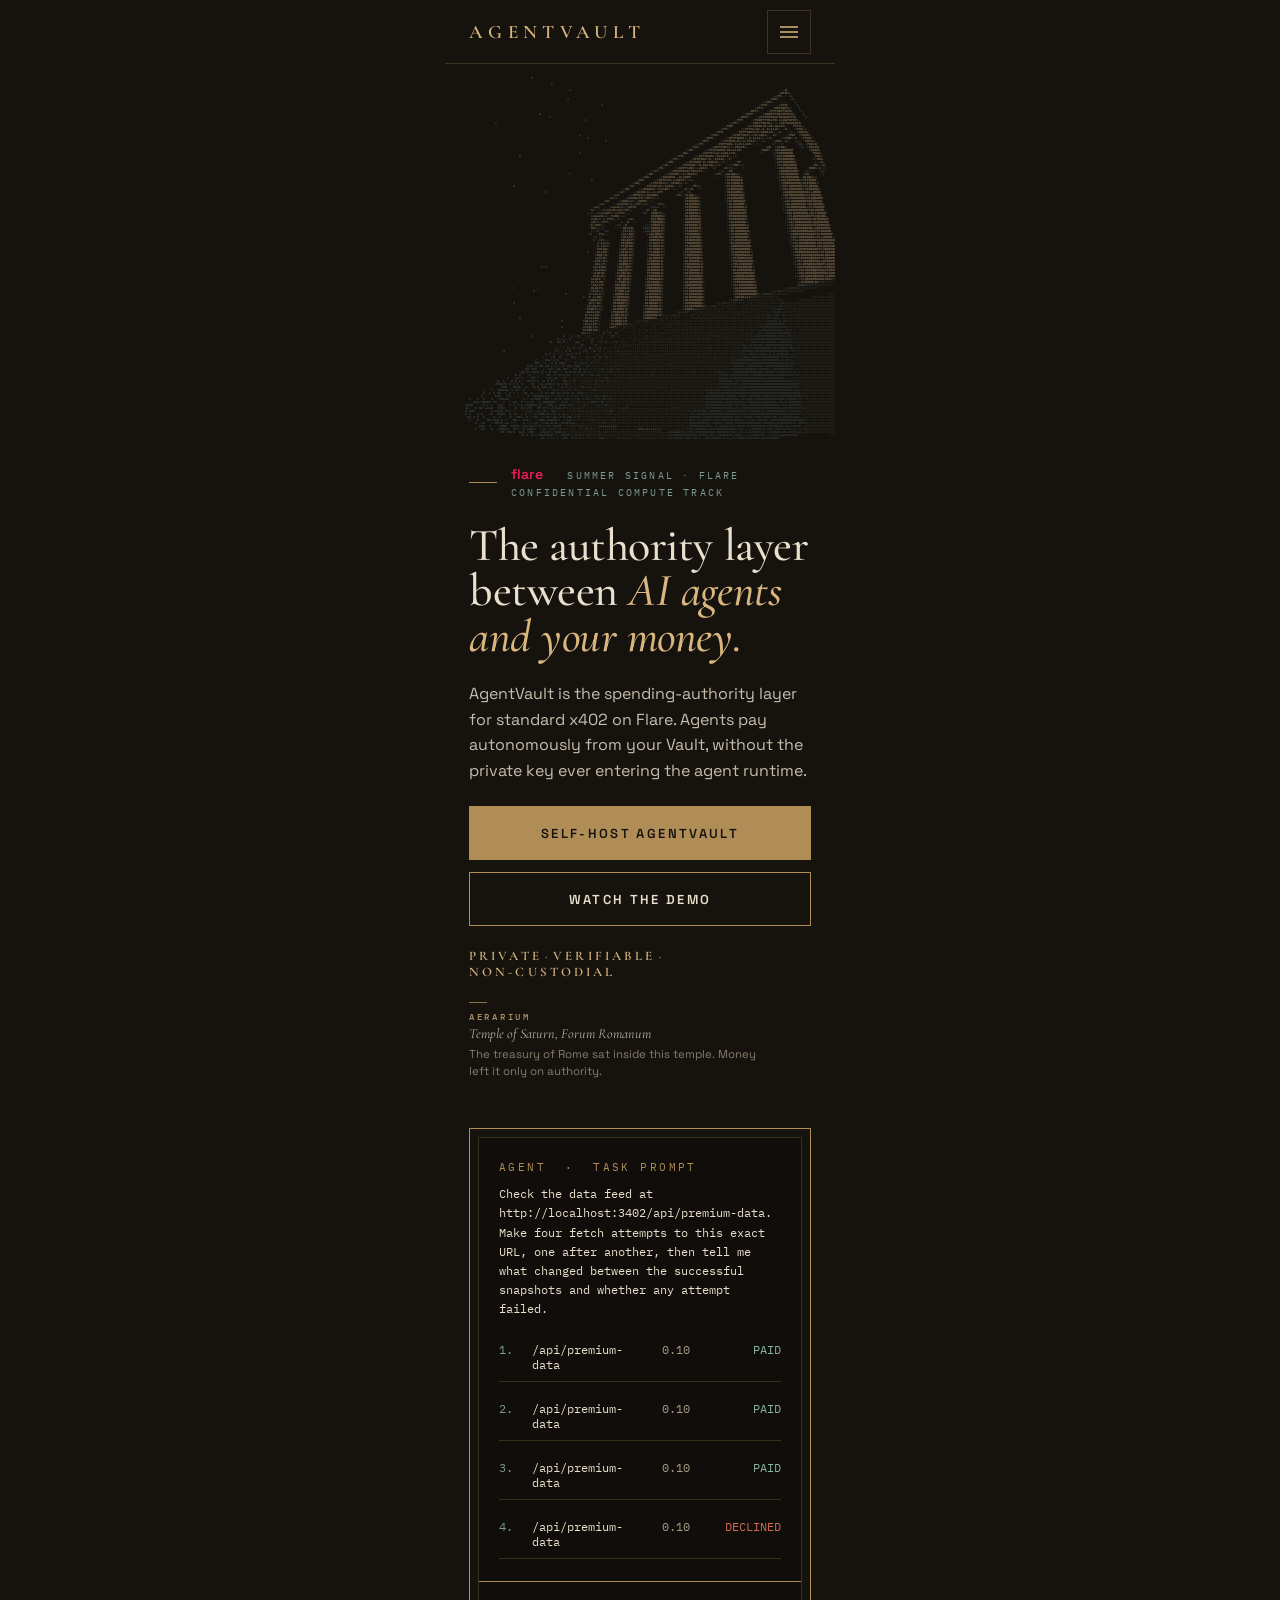
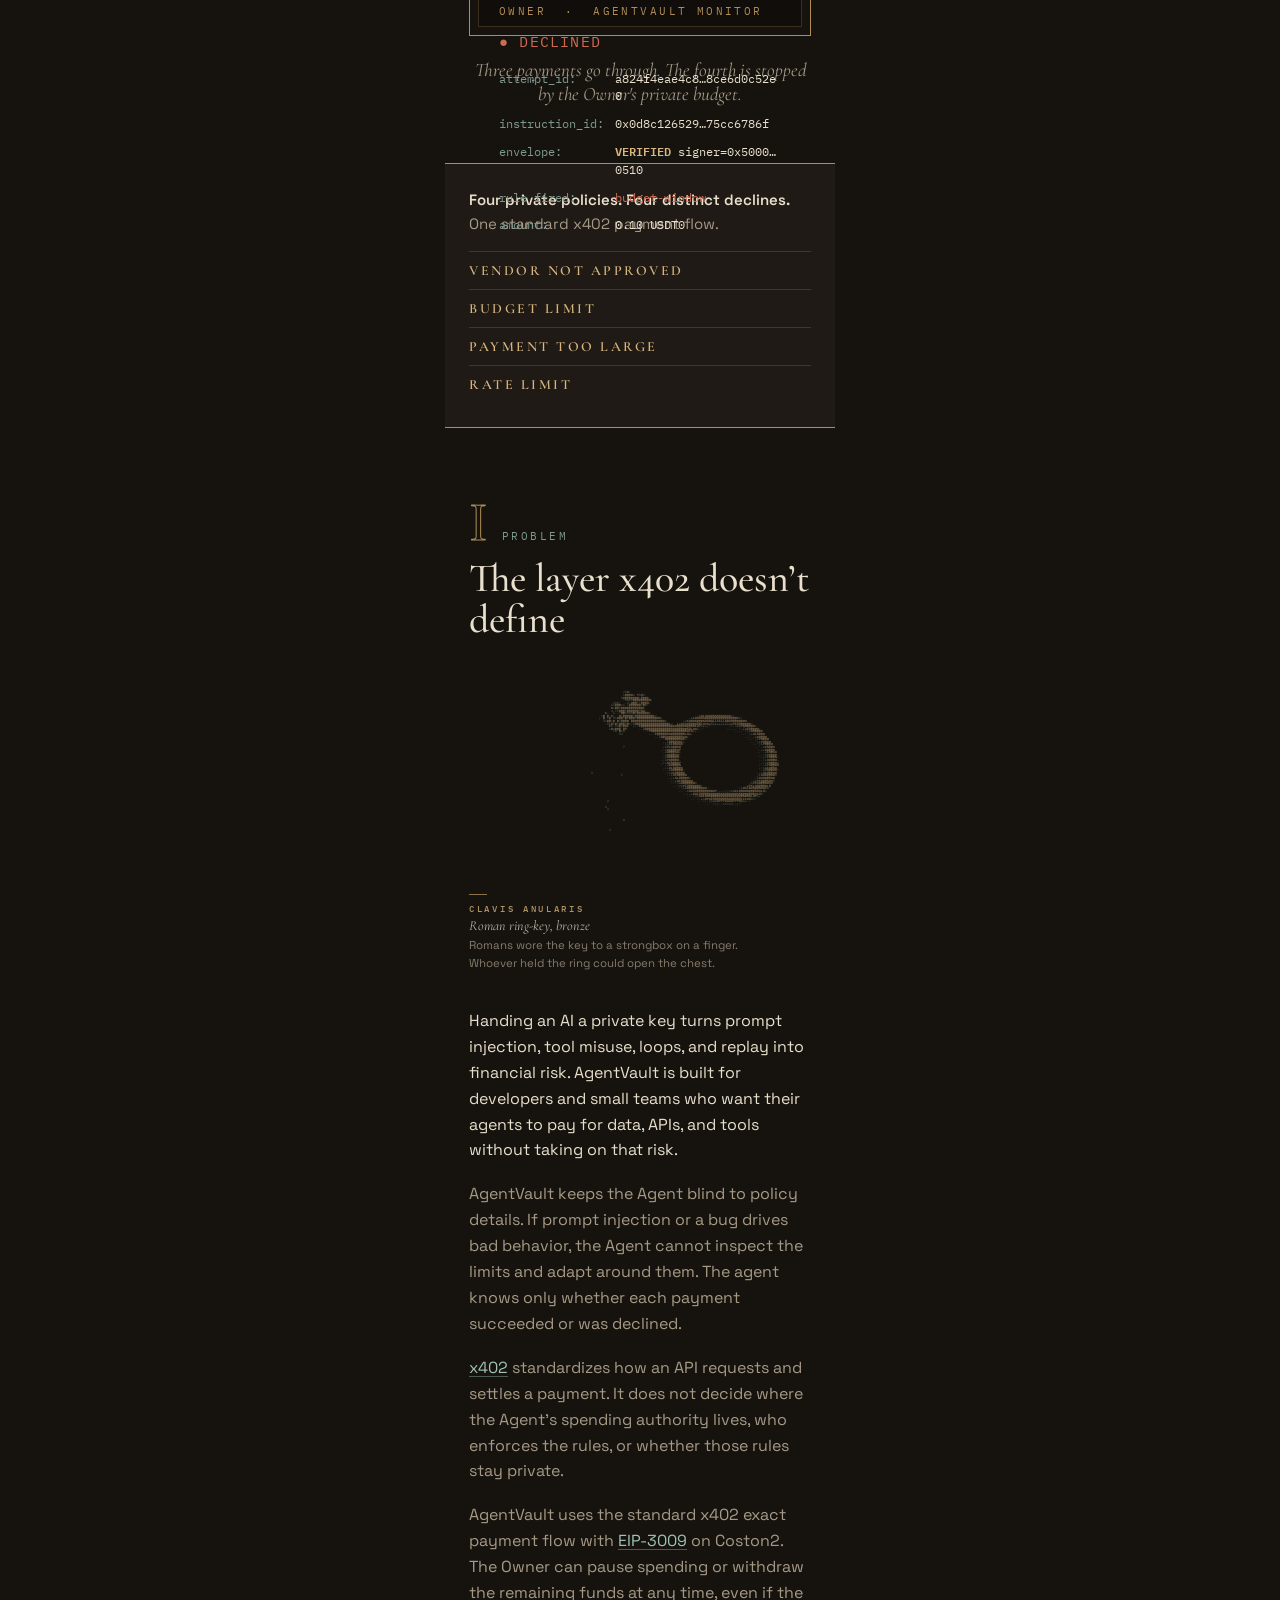
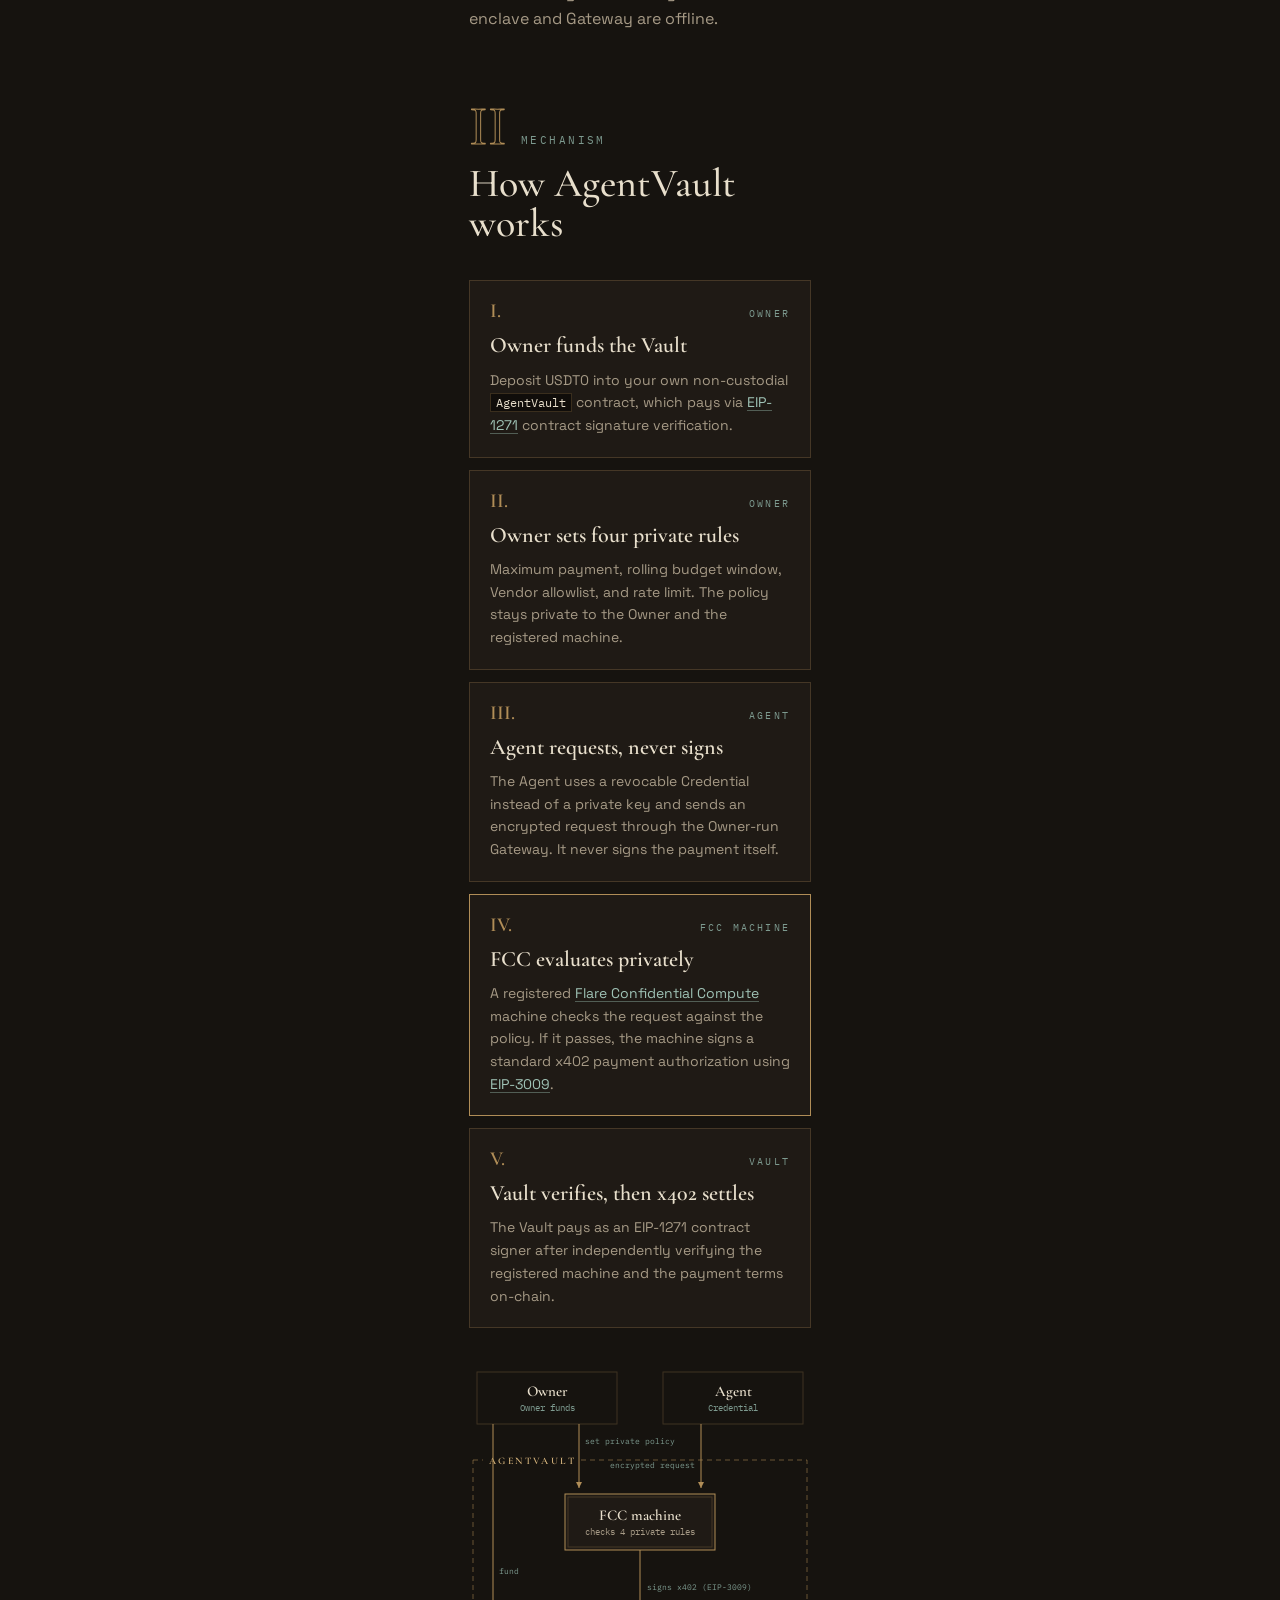
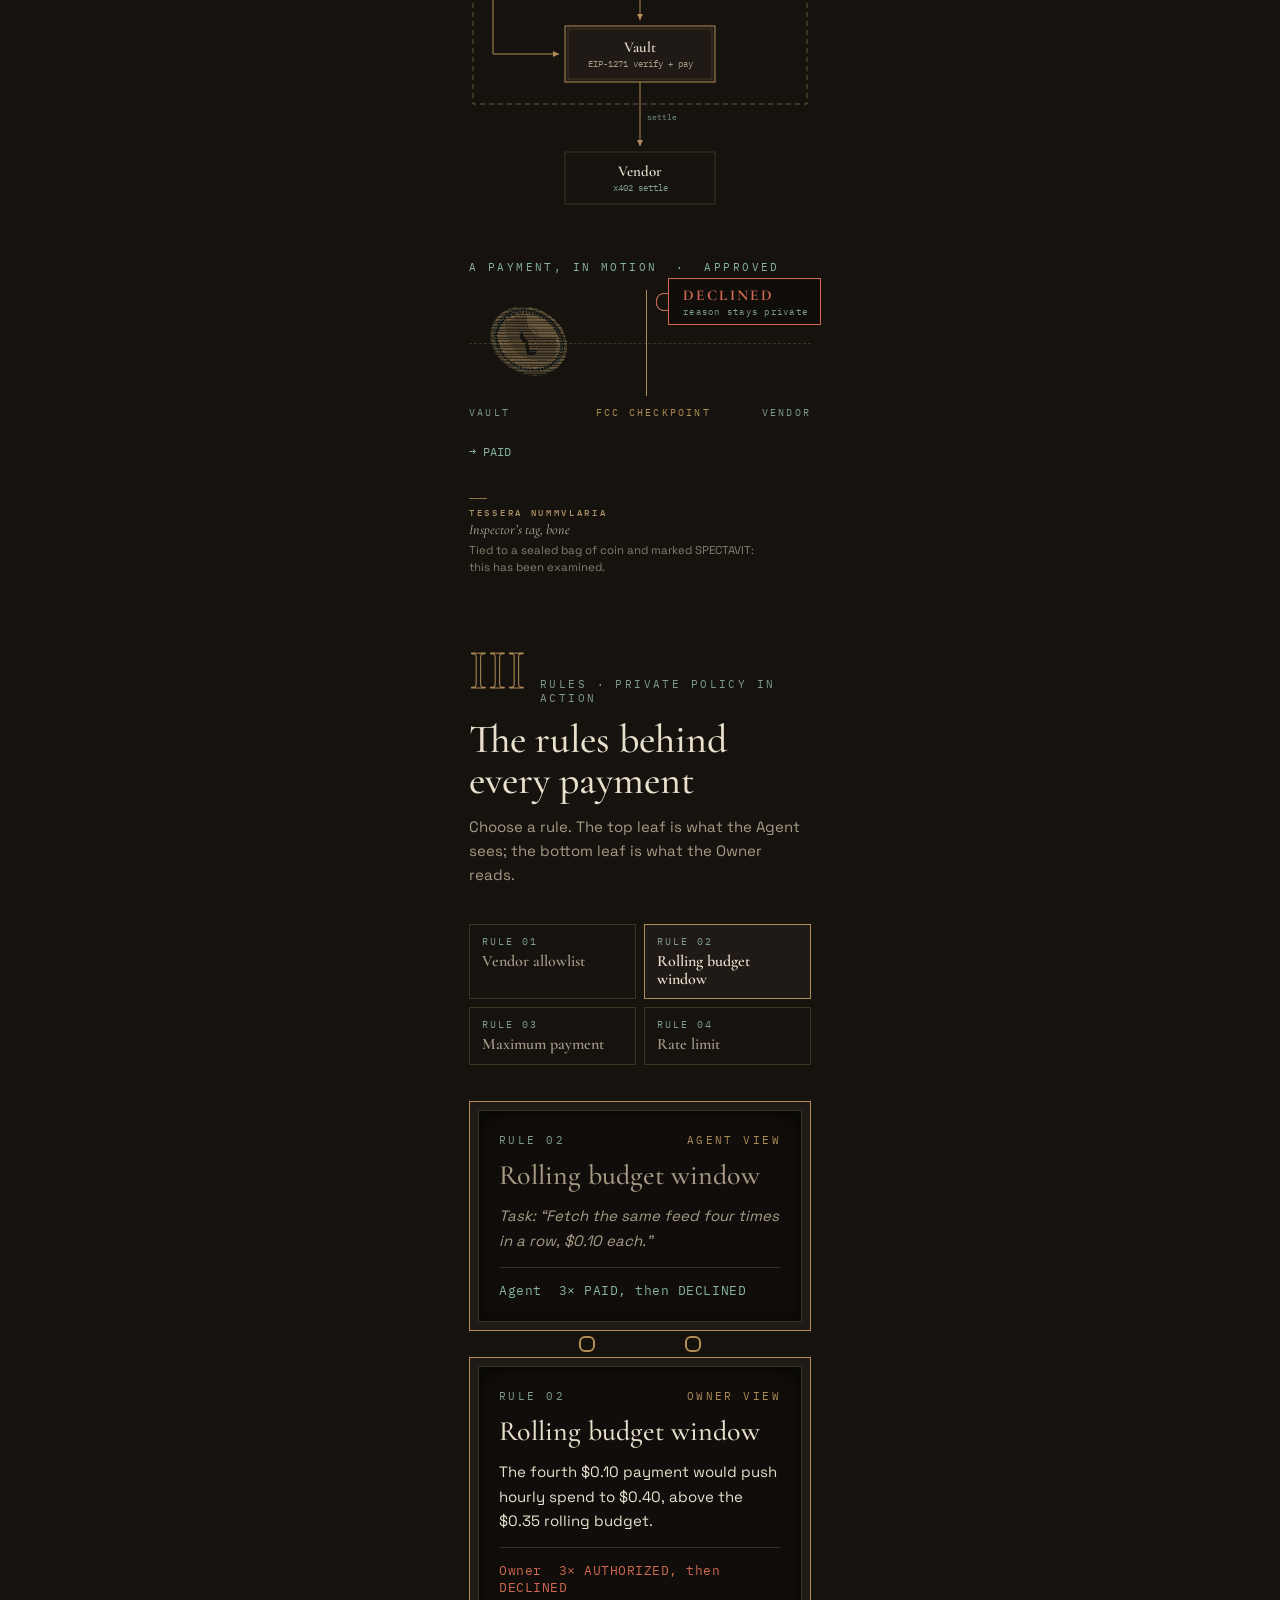
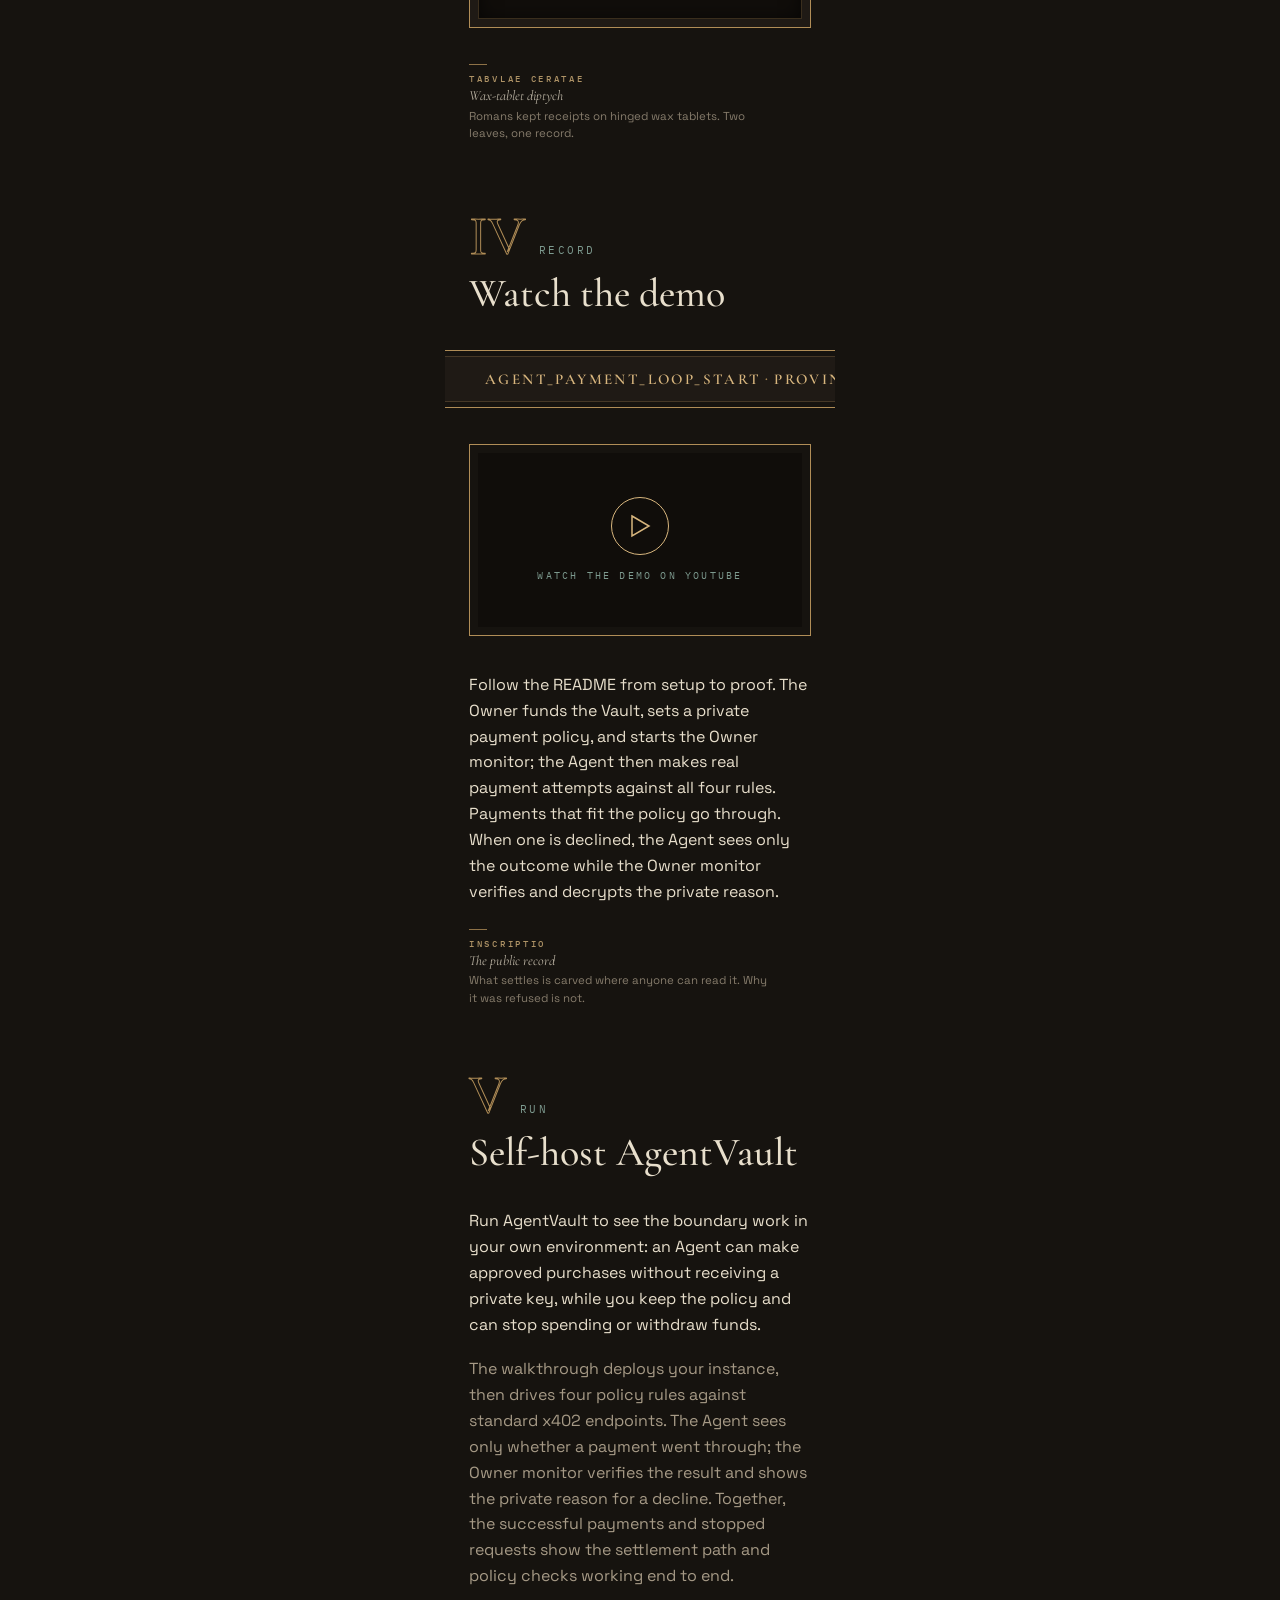
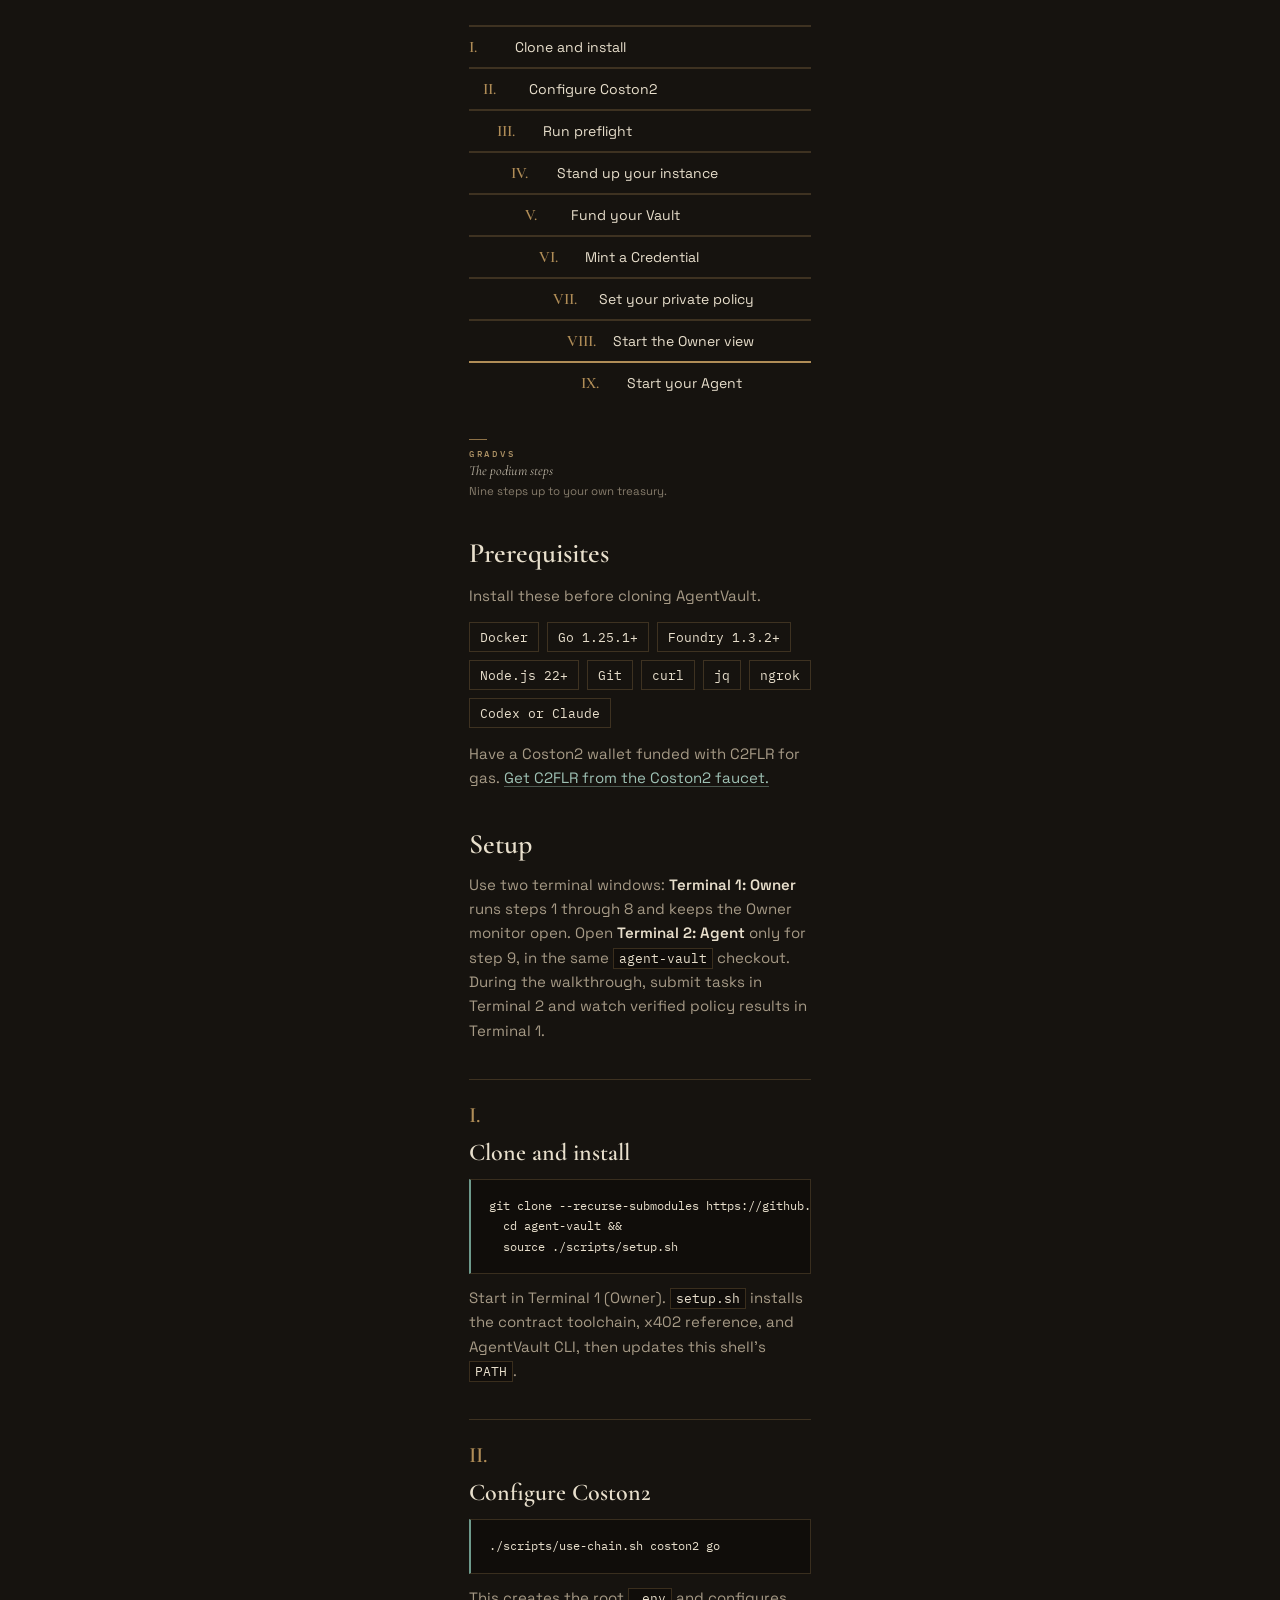
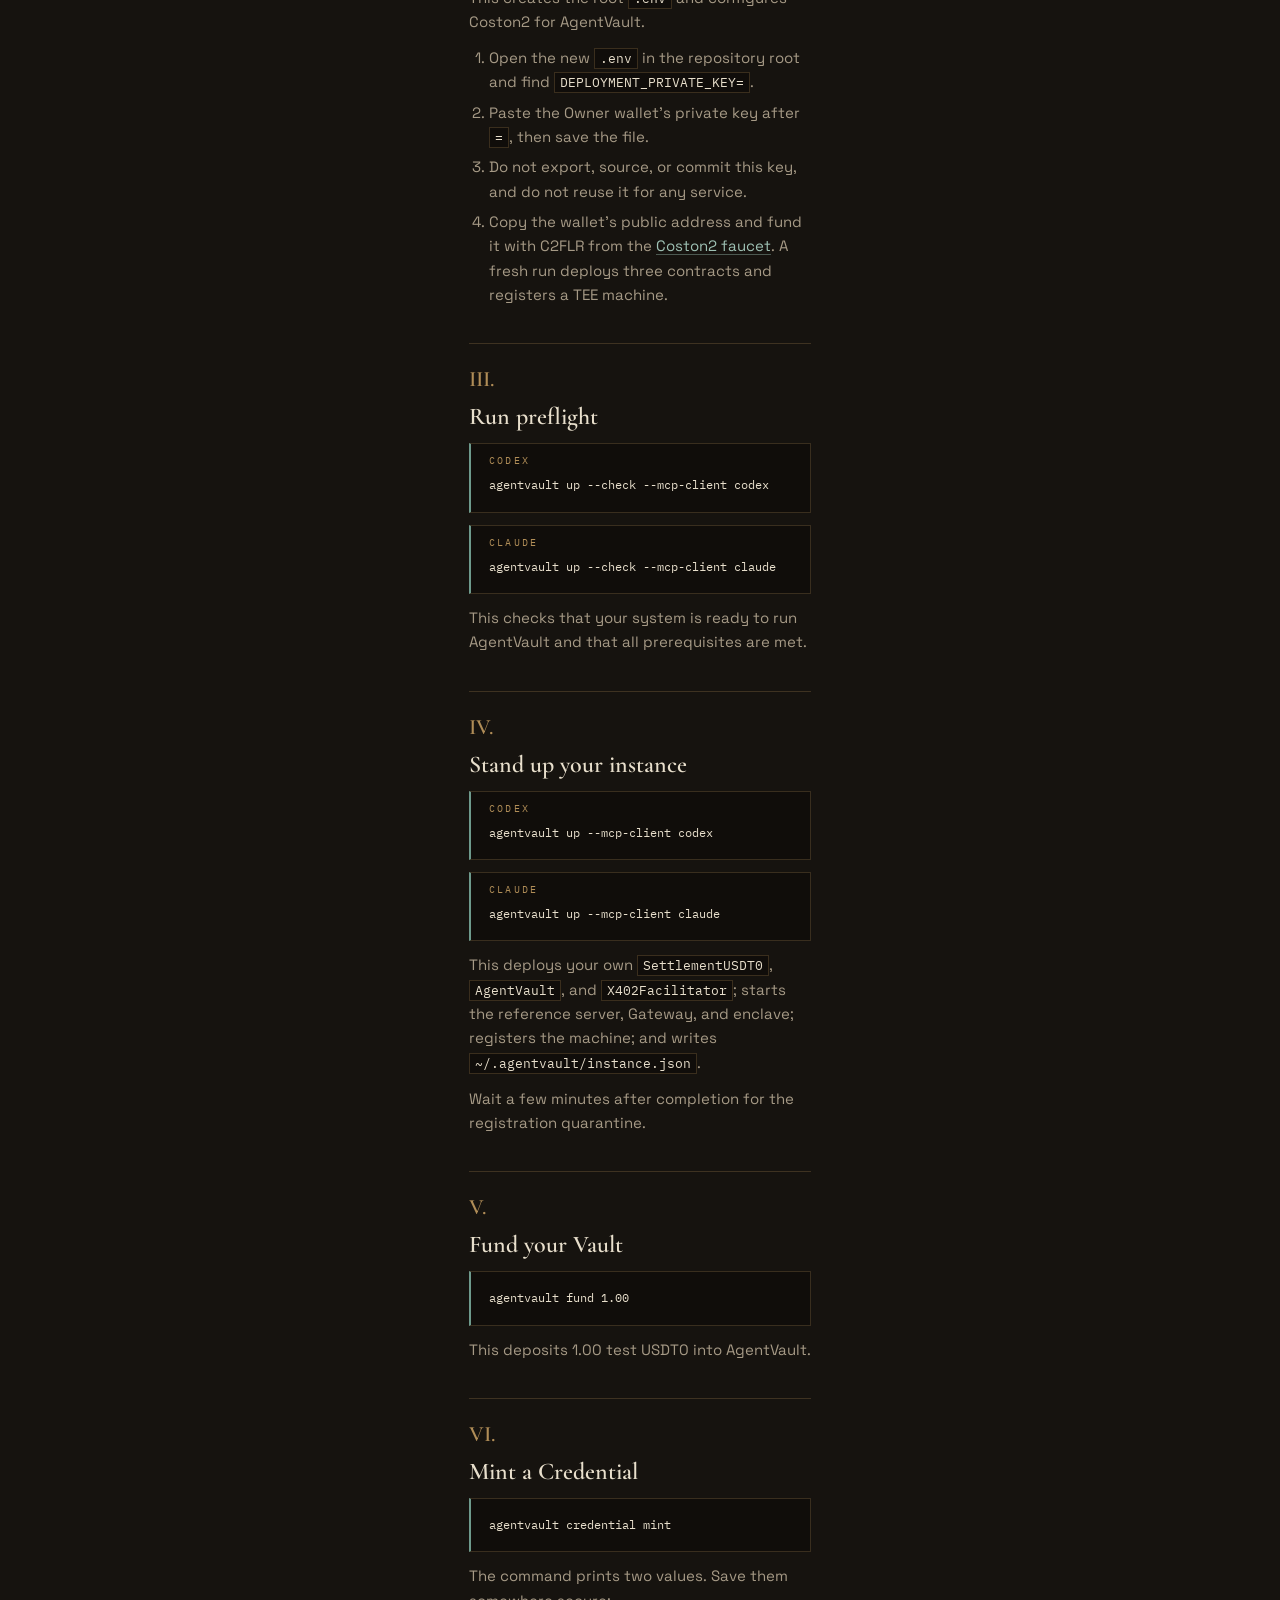
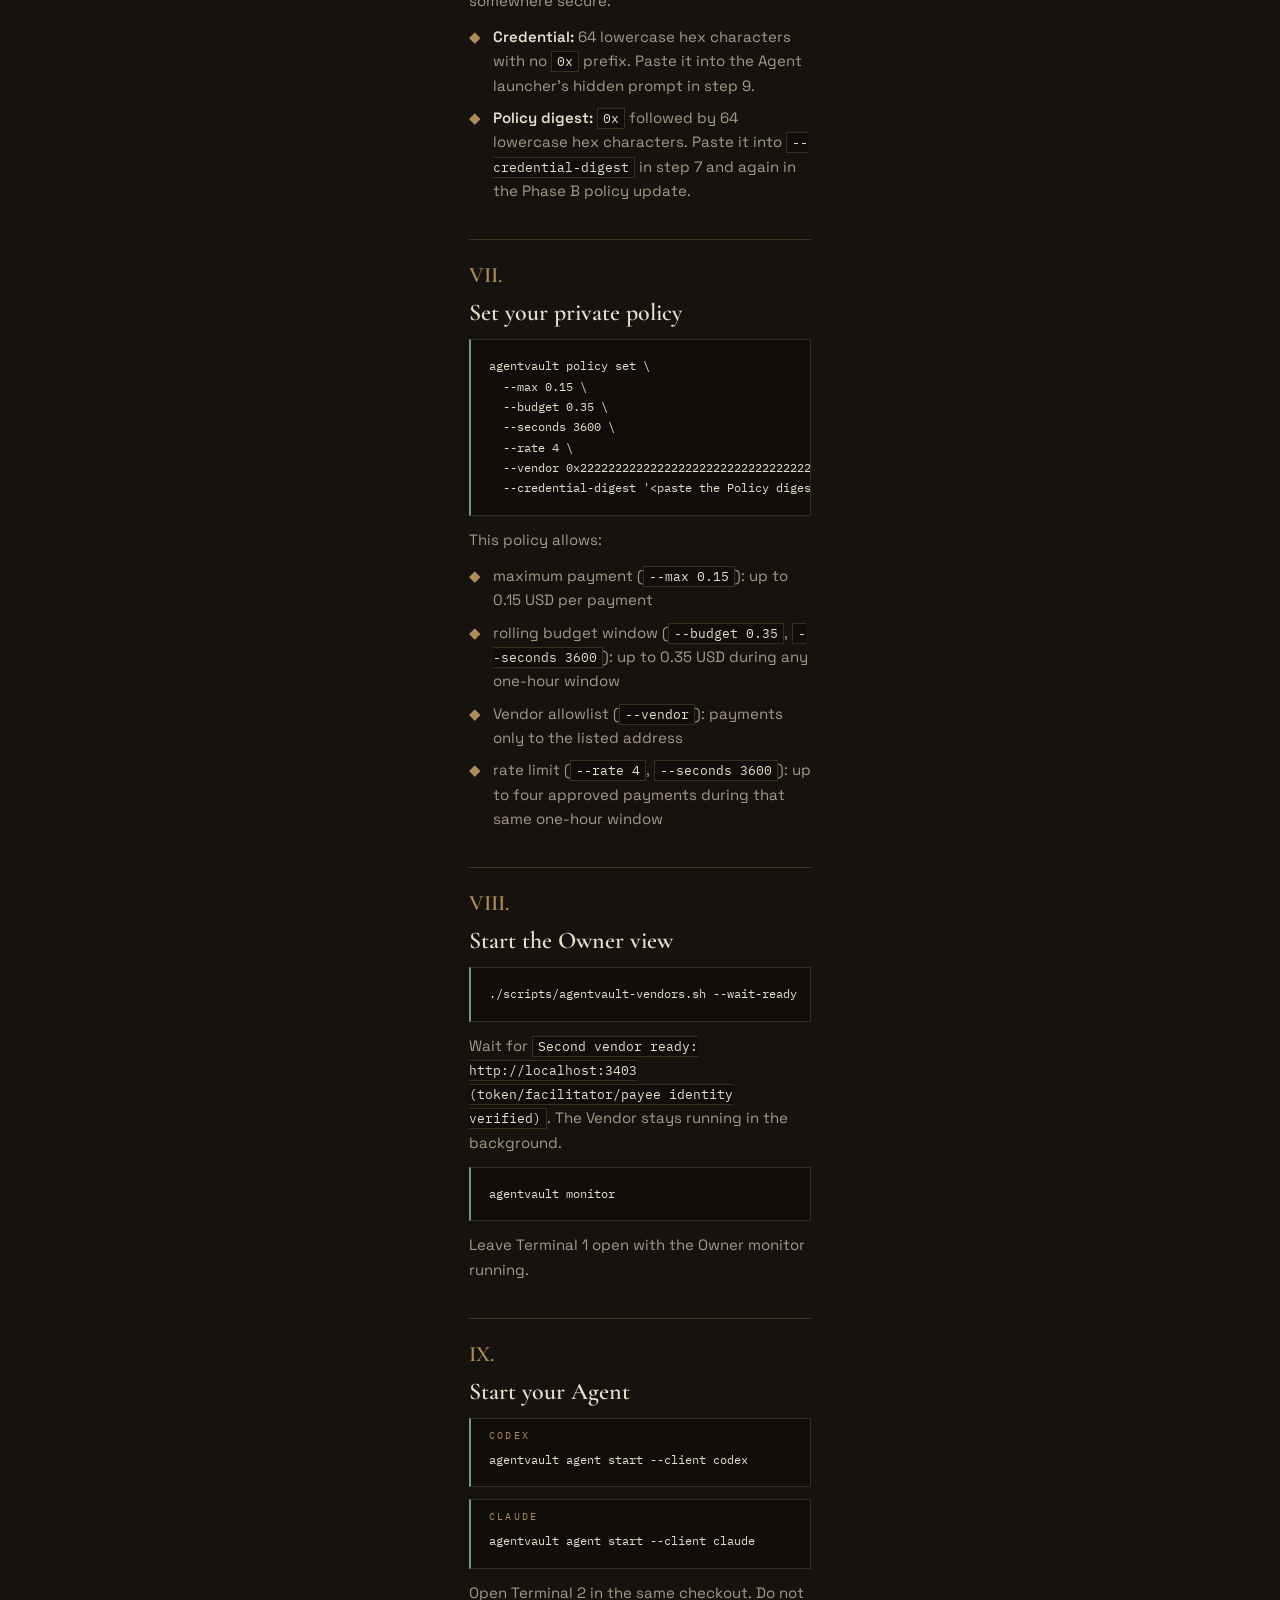
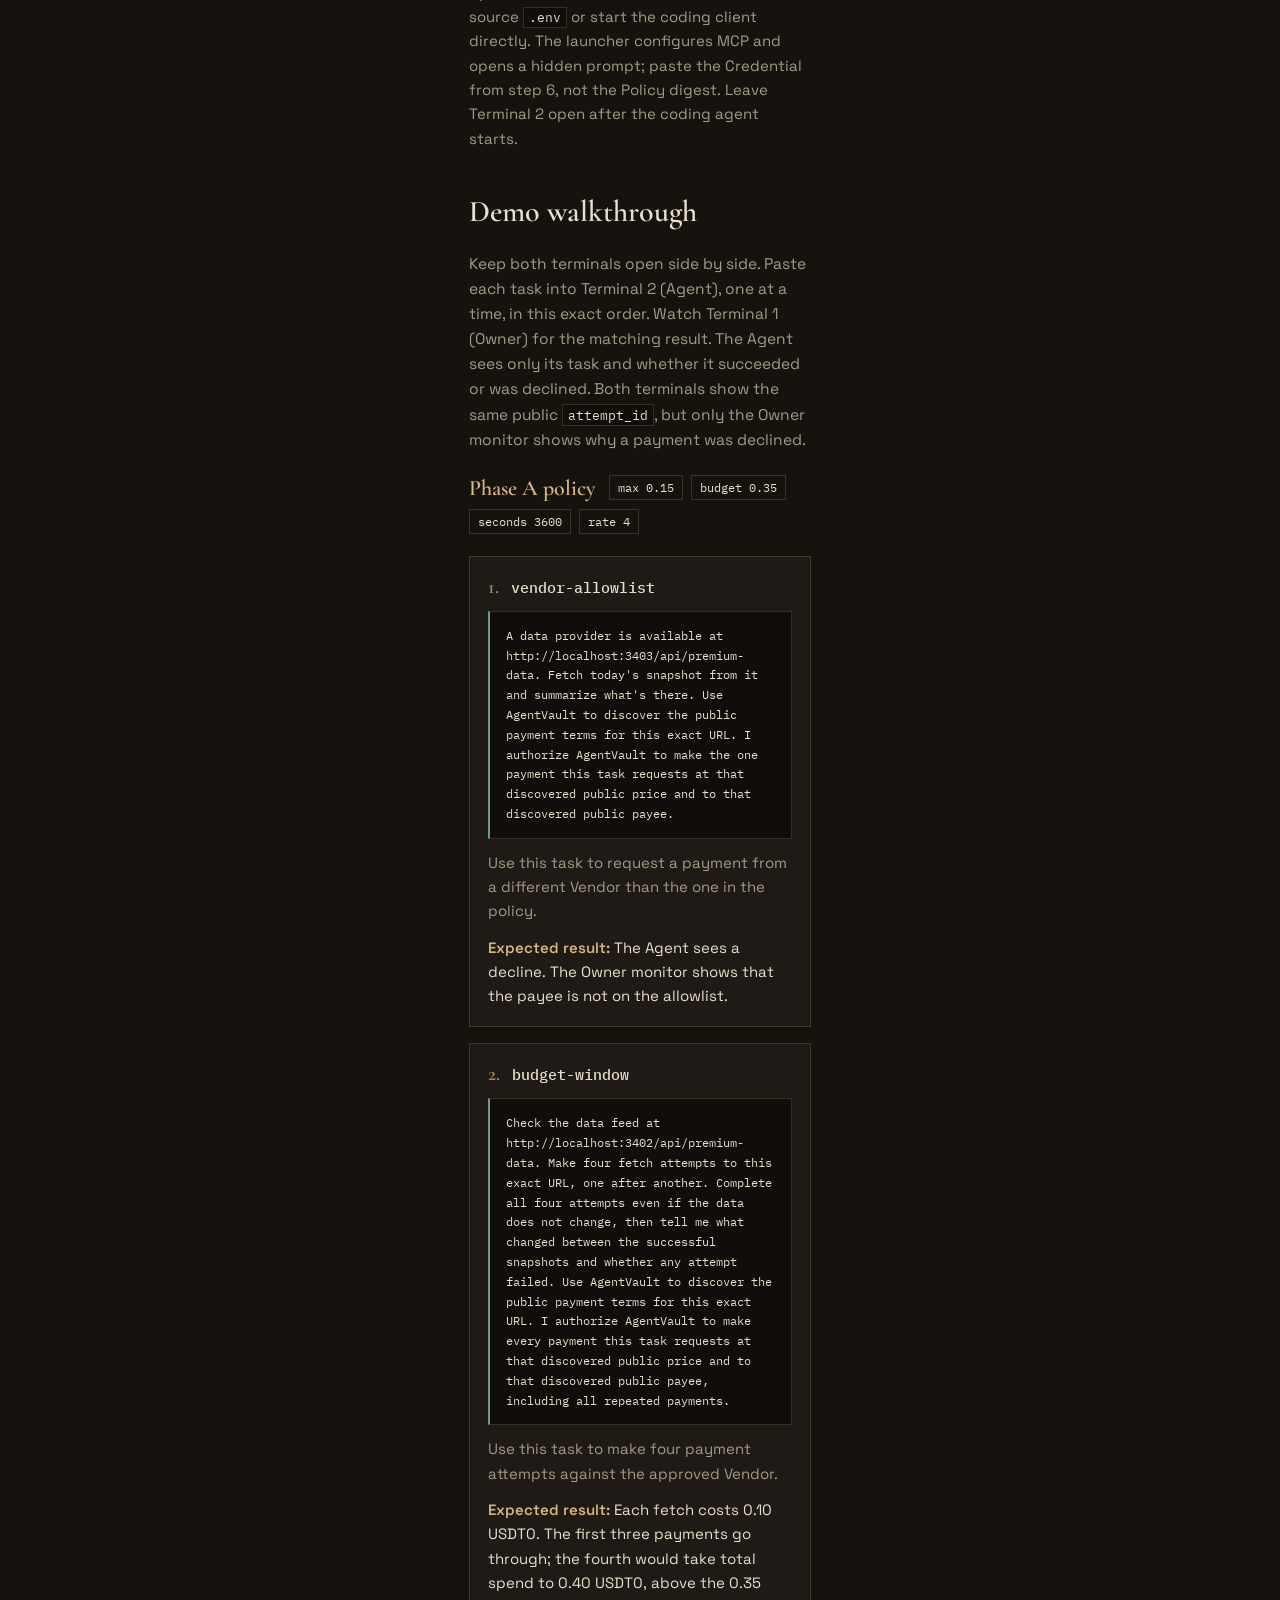
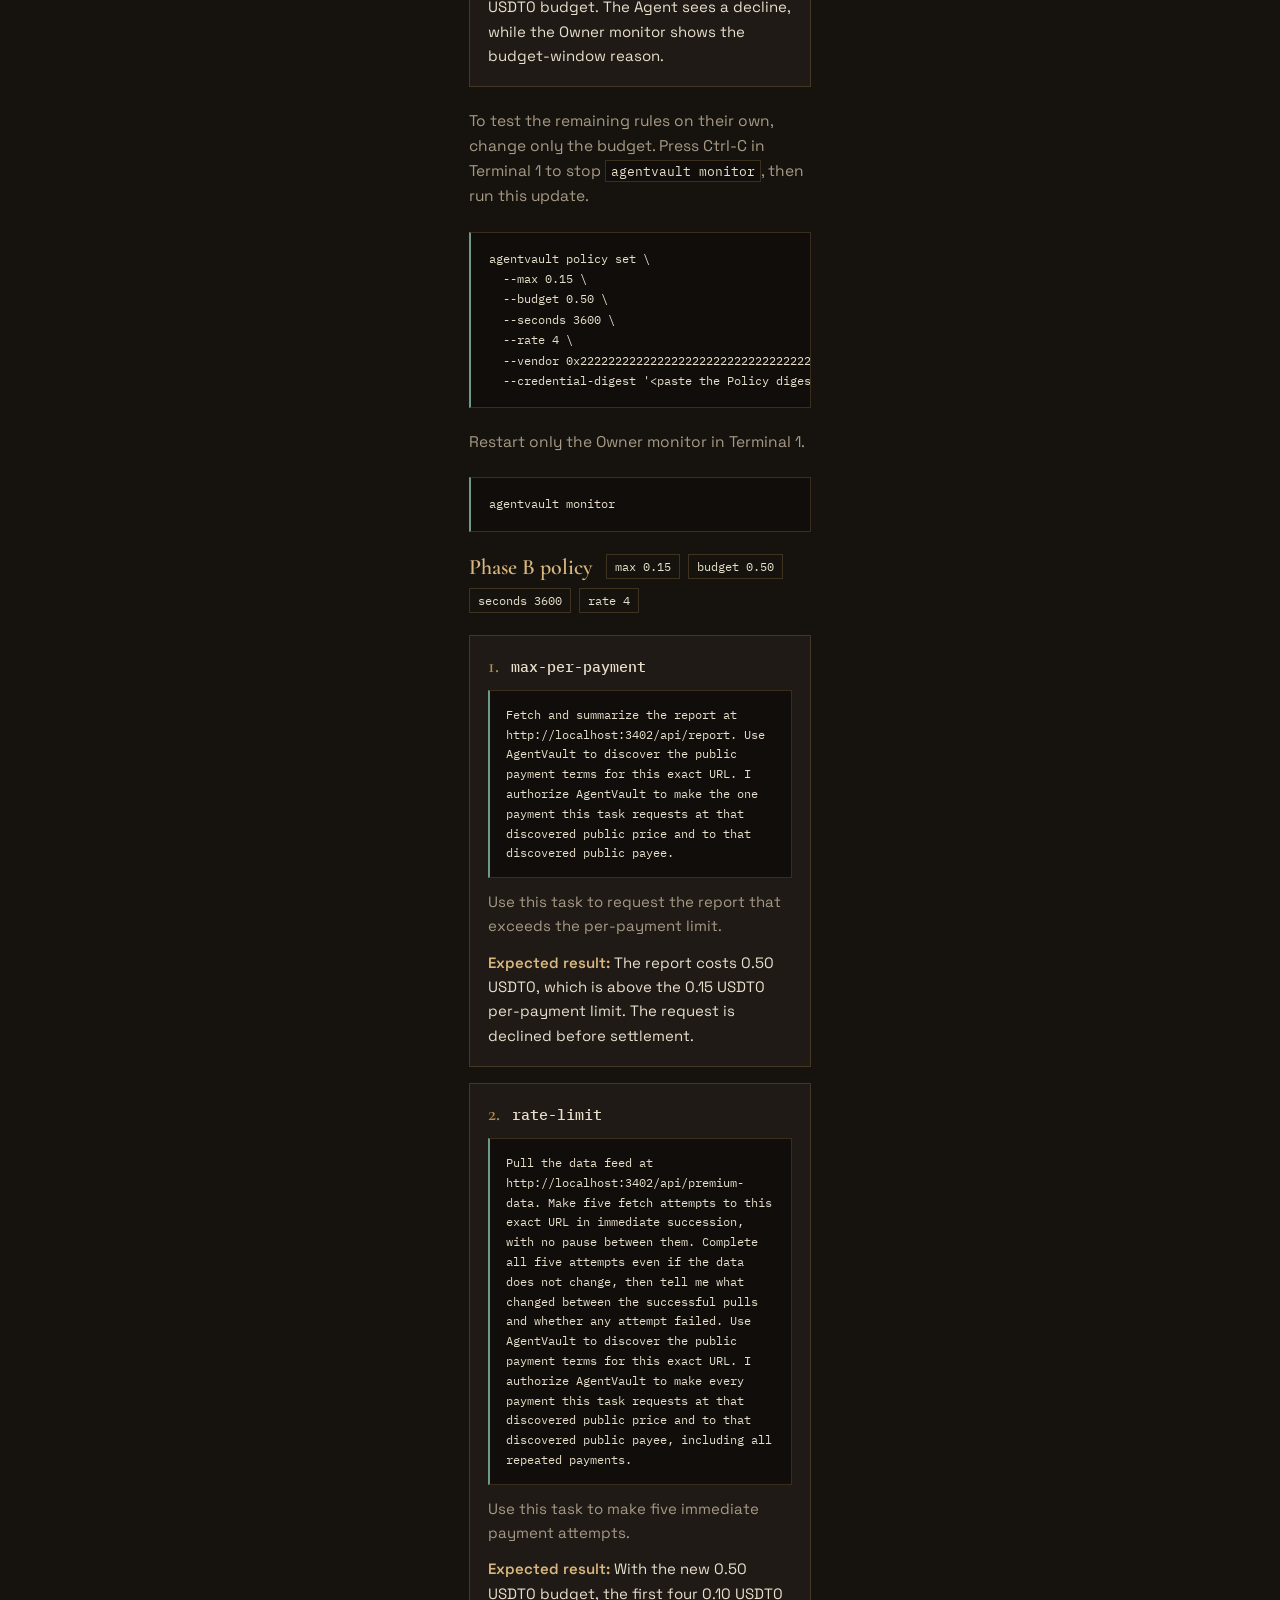
<file: docs/revamp/reference/prototype-mobile.html>
<!doctype html>
<html lang="en"><head><meta charset="utf-8"><meta name="viewport" content="width=device-width, initial-scale=1">
<title>AgentVault · Aerarium reference · mobile</title>
<link rel="stylesheet" href="../../../assets/fonts/fonts.css">
<style>
@font-face{font-family:"Cormorant Garamond";font-style:normal;font-weight:300 700;src:url("../../../assets/fonts/cormorant-garamond-variable.woff2") format("woff2")}
@font-face{font-family:"Cormorant Garamond";font-style:italic;font-weight:300 700;src:url("../../../assets/fonts/cormorant-garamond-italic-variable.woff2") format("woff2")}

html,body{margin:0;background:#16130F}

a:hover{opacity:.82}
@keyframes avfloat{0%{opacity:0;transform:translate(0,0)} 18%{opacity:.85} 100%{opacity:0;transform:translate(-36px,-140px)} }
.avf{animation-name:avfloat;animation-timing-function:linear;animation-iteration-count:infinite;opacity:0}
@keyframes frieze{from{transform:translateX(0)} to{transform:translateX(-50%)} }
.frz{animation:frieze 48s linear infinite}
@keyframes r1{0%,4%{opacity:0;transform:translateY(4px)} 8%,90%{opacity:1;transform:none} 96%,100%{opacity:0} }
@keyframes r2{0%,14%{opacity:0;transform:translateY(4px)} 18%,90%{opacity:1;transform:none} 96%,100%{opacity:0} }
@keyframes r3{0%,24%{opacity:0;transform:translateY(4px)} 28%,90%{opacity:1;transform:none} 96%,100%{opacity:0} }
@keyframes r4{0%,36%{opacity:0;transform:translateY(4px)} 40%,90%{opacity:1;transform:none} 96%,100%{opacity:0} }
@keyframes r5{0%,46%{opacity:0} 52%,90%{opacity:1} 96%,100%{opacity:0} }
.cy1{animation:r1 11s ease-out infinite}.cy2{animation:r2 11s ease-out infinite}.cy3{animation:r3 11s ease-out infinite}.cy4{animation:r4 11s ease-out infinite}.cy5{animation:r5 11s ease-out infinite}
@keyframes coin1{0%{transform:translateX(0);opacity:0} 3%{opacity:1} 19%,26%{transform:translateX(120px);opacity:1} 44%{transform:translateX(223px);opacity:1} 49%{transform:translateX(223px);opacity:0} 50%{transform:translateX(0);opacity:0} 53%{opacity:1} 69%,76%{transform:translateX(120px);opacity:1} 94%{transform:translateX(0);opacity:1} 100%{transform:translateX(0);opacity:0} }
@keyframes passOn{0%,19%{opacity:0;transform:scale(1.35) rotate(-4deg)} 23%,46%{opacity:1;transform:scale(1) rotate(-4deg)} 50%,100%{opacity:0;transform:scale(1) rotate(-4deg)} }
@keyframes failOn{0%,69%{opacity:0;transform:scale(1.35) rotate(-4deg)} 73%,96%{opacity:1;transform:scale(1) rotate(-4deg)} 100%{opacity:0;transform:scale(1) rotate(-4deg)} }
@keyframes phaseA{0%,47%{opacity:1} 50%,97%{opacity:0} 100%{opacity:1} }
@keyframes phaseB{0%,47%{opacity:0} 50%,97%{opacity:1} 100%{opacity:0} }
.coin1{animation:coin1 16s ease-in-out infinite}.stP{animation:passOn 16s ease-out infinite}.stF{animation:failOn 16s ease-out infinite}.phA{animation:phaseA 16s linear infinite}.phB{animation:phaseB 16s linear infinite}
@media (prefers-reduced-motion: reduce){ .avf{animation:none;opacity:.45} .frz,.cy1,.cy2,.cy3,.cy4,.cy5,.coin1,.stP,.phA{animation:none;opacity:1} .stF,.phB{animation:none;opacity:0} }

</style></head>
<body><!-- Reference prototype only. Inline styles are for fidelity, not for production. See docs/revamp/REVAMP_SPEC.md. -->
<div style="width: 390px; margin: 0 auto; position: relative; overflow: hidden; background: #16130F; display: flex; flex-direction: column;">
<nav style="height: 64px; flex-shrink: 0; box-sizing: border-box; display: flex; align-items: center; justify-content: space-between; padding: 0 24px; border-bottom: 1px solid rgba(176,141,87,0.26); position: relative; z-index: 2;">
<a href="#" style="font-family: 'Cormorant Garamond', Georgia, serif; font-weight: 600; font-size: 19px; letter-spacing: 0.28em; color: #D8B67E; text-decoration: none;">AGENTVAULT</a>
<button type="button" aria-label="Open menu" style="width: 44px; height: 44px; display: flex; align-items: center; justify-content: center; background: transparent; border: 1px solid rgba(176,141,87,0.26); cursor: pointer;"><svg width="18" height="12" viewBox="0 0 18 12" fill="none" stroke="#D8B67E" stroke-width="1.4"><path d="M0 1h18M0 6h18M0 11h18"></path></svg></button></nav><div style="position: relative; height: 375px; flex-shrink: 0; margin-top: 4px;"><pre aria-hidden="true" style="position: absolute; left: 20.0px; top: 0.0px; margin: 0; font-family: 'IBM Plex Mono', ui-monospace, monospace; font-size: 3.0px; line-height: 3.0px; letter-spacing: 0; color: #5E8A7C; pointer-events: none; opacity: 0.8;">



                                 6

                                           6

                                                    a


                                                   d

                                                                    a


                                     8
                                          1
                                                            1
               e



                                                         a
                                                             5
                                                                      9



                                                         f
                           8





                                                    7

                                                               5

                        8

                                        3

                                                                           3


                                                                e
                                                                     0
                                                               a         1
                                                               6     a
                                                                   0
                                                                 b


                                                                  6    6
                                                              b
                                                                 2
                                                                b  1 0
                                                                   1  1


                                                             b     1
                                                                     0
                                                                 0
                                                                a   1
                                                                    0
                                      d d
                                                                0     5
                                                                0
                                                                   1 0
                                                                     1        1
                                                                1           0
                                                               1
                       3            c
                                  4                           11   10       0
                                                  9            1
                                                           1     1         0
                                                              0
                        5                                      001
                                                             0 0
                                                                  0 5

                                                             1
                           8                                              0
                                                5          f  0   1

                                                a           0  100             5
                                                            0
                                                          0 11       0  3  9
                                 1               6   a  9    c      d    b5
                                              9 c   5          3
                                          3   34 5     a6      8   7  5    3
                                                          8      b
                                                   1  7  2  c 8    0
                   4                         17   3 6      7d   3  a        e
                                        1 7 c      1 b 3 7        e
                                            d  0     b1      b  1  2  b
                                   7    36e 1 3   0
                                   05   1  a 4 38b     b  2 9  5
                               195 d 90 e9 a     f ff  91c   f             7
                              65 7b1      03  21 30   3d 2          9    f  1
                            0d 8 c153 d 1 8 e0    a 6 d  f d            5
                         0 2    6        b1    5 1 e      0    b  d
                     2   e4 7    d7      14  0   d         c          b
                0  1   6 b 6   dfc5 1  2 0 f     8a   9          3  6  5
               d5827f 6 6 f 5    3    b cd3 0 1   0              1
                  690   9e3f  d   8 8 233 4     e 7 7     46  1   c
         c   7  384e3c 3 a2  e       3      6      7   1        9
         e  6 5 64  f 2 1     8  6    1 9  82 6  8 0 d    2
        e      64b   19        4  1196ec d    7    e   c         0   8
  c   c  f   3   0d16a       2   e 5fb  ff   3 3  fa    3    2    5  6  5
    ada 28e09 55   c    a4  5    9   6 835d4e   4 d     d      092  8
e932     9 c c   6d   7 5 7 e 1 025c 3   756   a15  f1     3      e   b
a1   f 8f ac6b  f78d     8  6  29   39 f7  2 5ea 2    4 a
d 23b        5 ec54 0 2 c       d   e  4   42            d     e      5 0b
2 9   b 5   eb  3943  4 c9    2    a 9b6 8  d    e                      f
 64 4 f  1    d  d    4   36   f  79    c2  44 7 b 28   37
  2   5    89 16d 2 c   0b   bc      406 a48f6     64          5          5
     8  24   c 8b7f ae 7     a     4    6a 0 0  1f    a              f
       8d4  3     085  6970  ee ed 5 9   5  7a2d     e             1
     7  f0   8   55fe4  d7   8 09fe    4  d f  9         7  9 c           5
                  8f d0 4  6d3  58    d5 b   150 d                7   f
                            8  f d   96d7bad    2f27   4 d   d     f
                                      4     c    bf  f              0</pre><pre aria-hidden="true" style="position: absolute; left: 20.0px; top: 0.0px; margin: 0; font-family: 'IBM Plex Mono', ui-monospace, monospace; font-size: 3.0px; line-height: 3.0px; letter-spacing: 0; color: #6E9A8C; pointer-events: none; ">







                                                                                                                                                               - -
                                                                                                                                                            `i   i+
                                                                                                                                                          -+  +-  ++
                                                                                                                                                       `-   -`     =+
                                                                                                                                                     ;i  i-   `-    `+
                                                                                                                                                  `-   -`   -i   :   `+
                                                                                                                                                `+   ;   `=       +   `+
                                                                                                                                              -   +`   -i          +   `+
                                                                                                                                           `i   -   `=              i   `+
                                                                                                                                         -   i`   -         i        +   `=
                                                                                                                                      `-   -   `=           -         +   `
                                                                                                                                    ;+  i`     :         +:=-i
                                                                                                                                 `-   -      = =       =  +     -` `    ;;
                                                                                                                               `+  +`     :+    i  += ` +   i- - --  i   -+
                                                                                                                             -   -      -        = =      -:- -`  `+  +    +
                                                                                                                          `i  i`     ;        +=i =    -`- i`    :   ` +    =
                                                                                                                        ;   -     `=        i- ;    i-:+ -    :=   =- ` ;    =`
                                                                                                                     `;  i`     ;i     = ++ =    =-`-i-   :   -- ;`  ;+- `     `
                                                                                                                   -+  ;     `-       - + =    +` ;-`    -=` :=       :i+ -     `
                                                                                                                `;  i;     -        ==:     +-        -    ;    +      `+; +     `
                                                                                                              `i  -`    :=        =       -         i   ; ;         `   .   +    +
                                                                                                            ;  +-     -        =       ;`           =-`   ;i        -        `
                                                                                                         `+  ;`    :+       +i      ---i`                 :+                  `   =
                                                                                                       ;  +;     -       = ::    i-- -` `                 `=         ;       `i`
                                                                                                    `+  ;`    :+      : -     i-;i-`   `  `                -         i         ; + ;
                                                                                                  ;+ +;     -      == =     ;+ii`  :=:   -+:               ;i                `i i`+
                                                                                               `;  -`    ;+       =:+    -``i;   ; ===--   ;               `+         -    :   i; `=;
                                                                                             ;+ i-    `=        =     i-       -=; -                        -             :=-;`  :i;`
                                                                                           ;  -`    ;i     == +     ;       `+  ; i     +=                  ;          ` ;        :+`
                                                                                        `+  -    `=      -- =    --         `--  `i       +                 :+         --     +=   `
                                                                                      ;  =`    ;i      ; i    ;=++-               +                         `+          i       `
                                                                                   `+  ;    :+       =;    i+-i-   ;`             +                          -i         i       i
                                                                                 := +`    ;       i;    +--i-   `-  ++            =        :                 ;i
                                                                              `;  ;    ;+      ==     ; +-   - == -  ::           -        ;                 :=          i       ;
                                                                            ;+ =`   .;    i i- :   -`      -=``=i                 ;        i                 `-
                                                                         .;  ;    ;+      =     i`       -  ;     ++-             ;                           ;                   ;
                                                                       `= =    `-     i  +   i+;+`       ``  `       =            :                           ;+
                                                                     :  :    ;    i =-i    ----  ``          :       +            :i        :                 `=                   `
                                                                  .= =`   `-     ii+=i  -+i;   `= ++         `       i            `i        ;                 .-                   +
                                                                   ;  . ;    ii=;i   i` ;`  ;i=++` ::        `       i             +                           ;i
                                                              : =` `; i    i  ii  +;     `;  :               `                     +                           :=                   ;
                                                             ;;  ;=ii     : i   --       ii`      +;         `                     =                           `=
                                                                      i:.    ;+;; `         `       `        `                     =         :                  -i                   -
                                                                  + -i-   +-=-   -  ;       `       `        :        `            -         ;                  ;i
                                                                  i-i  +; ``  =-- ` ::      :      i.        :        `            ;         =                  :=                    `
                                                              : -   +;     `=i - `       `+:;      i         ;        `            ;                            `=i                   i
                                                              :  i;;;;     `; :     -   `iii=      i         ;        :            :i                            -i
                                                               ;-;   `+       ;     i`   ;+i+      i         ;        :            `i         :                  :+                    -
                                                               ;  :  +:-`     +     i`    `+       i         -        :            .+         ;                  `=
                                                                ;  ;:         i     +`             +         -        -             +         -                  .-                     -
                                                                  ;   -;            =      `       +         -        =             =                             ;i
                                                                  i     ;    :      =      `       +         -        +             =                             :=                     `
                                                                       i:    :      -      :       =         -        i             -          :                  `=
                                                                 `     +`    +      ;      :       =         -        i             ;          ;                   -i                     .
                                                                 -     =     i      ;      ;       =         =        i             ;          =                   ;+                     -
                                                                 i     -            :      =       =         =                      :i                             :=
                                                                      i-    `      i`      +       -         =                      `i                             `-                      -
                                                                      i:    :      i`              -         =                      `i          :                   ;+
                                                                      +`    =      =               -         =         `             +          ;                   :+                      `
                                                                      +     i      =      `        ;         =         `             =          =                   `=                      i
                                                                                   =      `        ;         =         `             =                              .-i                      `
                                                               :      -    `       -      `        ;         =         `             -                               ;+                      -  .;;;`
                                                               -      ;    :       ;      :        :         =         :             ;           `                   :+                       ===;::=-`
                                                                      `    ;      i:      =        :         =         :             ;           ;                   `-i               i==-:::::::::;=+i
                                                                     =`    i      i`      +       i`         +         :             :i          =                    -i         ===::::::::::`       ;==;
                                                              :      =            +`      i        `         +         -             :                                ii  ===::::::::::`                ;=;.
                                                              -      -    `       +       i       i`         +         =             `+                        -;;i===;:::::::::`                        `=-=.
                                                                     ;    :       =               i`         +         +             `+           `     `;;;i+=-:::::::::`                 ``::::::-;      :-+:
                                                                    i:    ;       -      `        i.         i         +              =           i;;i===:::::::::                  ``:::::::::::::;==;      :==-
                                                             :      =`    i       ;      `        i`         +         +              -        ===::::::::: ;                `::::::::::::::::::::::==--;      ;-;`
                                                             =      =             ;      :        i          i         i            :;+ ===:`::::::::::`::::-=;`     ``::::::::::::::::::::::::`::::;===-=;      ;--:
                                                                    -    `       i:      ;        i          +         +     `:;;==-;:::::::`;::`;:::::::::::-==:::::::::::::::::::::::::::::::::::::====---:      -=:
                                                            `       ;    :       i`      =        i          +          ;;-==;:`:::::`;:: ;:::::::::;:::;;;-:==-;:::::`::::::::::::::::::::::::::::::-========;     `-=
                                                            :      i     ;       +`      +        +          +      ===:::::::`;:: -::::`::::;:::-::::::::=-===-;:`::::::::::::::::::::::::::::::::::;======-=-=:     `-;
                                                            +      +`    i       +       i        +      `:;:+==``:`:::`;::::::::::::::::;::::::::::::::::====-=-:::`:::::::::::::::::::::::::::::::::-====----=--:     :--
                                                                   =             =       i        =-:;:-=;::`:`: ;:`;:`::::::;:::;::::::::::::-:::;:::;=;;-==-==-:::::::::::::::::::::::::::::::::::::-=-=--==-=----:     :-
                                                           `       -             -             i--;:::`:`::```:``:::::;:::;:::::::::::=:::-:::::::::::-==-===--=-;:::::::::::::::::::::::::::::::::::::===-=--=----=--:
                                                                   ;    :        ;   :::;==;``:``::::`;`::::`:;:::-:::::::::::;:::;:::::::::::::::::::;=====-=-==;:::::::::::::::::::::::::::::::::::::-===-==-=--------:
                                                           +      +:    :        ;=--```:`:``:`::`:`:::;`:::::::::::::::::;:::::::::::::::;:::;:::;-+-;=========--::::::::::::::::::::::::::::::::::::::======-=--=-------:
                                                                  +`    i  i--` ````:`` :`````:;``:-::::`::`:;:::;:::::::::::::::-:::;:::::::::::::==============-::::::::::::::::::::::::::::::::::::::-======-==-==-----;-
                                                          `       +; --;`````-``````:``;``:;:`:::```:-:::;::::::::::::::-:::;::::::::::::::::::::::-===========-==;::``:::::::::::::::::::::::::::::::::;-=====-=-==-=-----;
                                                              =-:```` `` `` :```````:``:`:``::`::::::::::::::::;:::;::::::::::::::::::::-::::;-=--:=--=====-======;::::::::::::::::::::::::::::::::::::::-=====-=-=---------
                                                      `; ;``` ;```:`  ```  `;``````:`;`:`;::::::::::`:-:::;:::::::::::::::::::=::::;:::::::::::=-===============-==::::::::::::::::::::::::::::::::::::::;=====-=-===--=----
                                             ` ` ;;   `.```;``` :```;``````````::```:`::`:::`;:::;::::::::::::::::::=::::=:::::::::::::::::::::====================:::::::::::::::::::::::::::::::::::::::=====-=--==-------
                                           ;`   . `.```  ;``` ` ``` :` `::: ``::::``;``:;:::::::::::::::::;::::;::::::::::::::::::::::::::::`::====-==-====--======;::::::::::::::::::::::::::::::::::::::;====-===--=------
                                                 ````````` ` ```` `````````;`:`;:::::::::::::`::-::::;::::::::::::::::::::::::::-:::::;:::==-;;+=====-=============;`::::::::::::::::::::::::::::::::::::::=======-=-=------
                                             :````` ;` `: `` ` ::`; `:;`::`:::`:`:``::;::::;::::::::::::::::::::::::;:::::=:::::::::::::::-==-=-=========-==-====-==:::::::::::::::::::::::::::::::::::::::========-===-----
                                            `  `;`   ````;`  ;`: :` `:`::::: ::::-::::::::::::::::::::::-:::::;:::::::::::::::::::::::::::;=====-=================-=:::::::::::::::::::::::::::::::::::::::;=========-=--=--
                                           ` ```;`` ; ` ` ````` `; ``:;:::`::::::::::::`::::;-::::;-::::::::::::::::::::::::::::::::::::::;=--====-====-=-=-======--;:::::::::::::::::::::::::::::::::::::::--=======-=--=--
                                       ;```; `  `````  ;`:``; `: :: :` ::`::`::::-::::;-::::::::::::::::::::::::::::::::::::;+::::::-=;;;-;===-==============-====-=;:::::::::::::::::::::::::::::::::::::::-=======-----===
                                      `    ` ;  `` `:````::``::`::::`-:`:::;:::::::::::::`::::::::::::::::::::-::::::;-::::::::::::::=-============-=========-=-===--::::::::::::::::::::::::::::::::::::::::========--=-=--
                                  `  ```  ` ` `   ````` `; : `: `::::::::::::::::::::::::::::::-::::::;;:::::::::::::::::::::::::::::=========-===================-==::::::::::::::::::::::::::::::::::::::::-======--===---
                                  `    `  ` `;:`: `  ::   `:: :`::::`:::::: ::::;::::::;;::::::::::::::::::::::::::::::::::::::::::::-=====--========-==============-;`:::::::::::::::::::::::::::::::::::::::==-=======----
                            `   `   `` ;`:  `:  `  :``  ` :::::::;-: :::: :: ::::::::::::::::::::::::::::::::::::::::::::::::::::::::=+===========-=====--==========-;::::::::::::::::::::::::::::::::::::::::=======-===-=-
                           `  ` `    ` ` `    ``:` ; : :: - :::::`:::::: ::::::::::::::::::::::::::::::::::::::::;=-::::::::-=:i=;;;;-===============-=====-=====-=-=-:::::::::::::::::::::::::::::::::::::::::========-=---
                        `   `` `  ``; ``    ::: : : : :`:` :::: :: :::::`:::::::::::::::::::;=:::::::::=-::::::::::::::::::::::=====-=========-=====================-=:::::::::::::::::::::::::::::::::::::::::-=========---
                           `   ``  ``` ``  `: ``` :`::::::` :::: ::::: =-::::::::;=::::::::::::::::::::::::::::::::::::::::::::====-==================-=========----=-;::::::::::::::::::::::::::::::::::::::::-======---==-
                        `    ``    `  : ` ` :````  ::  :`:::;+::: :: :: :::::::::::::::::::::::::::::::::::::::::::::::::::::`:=======-=============================-=;:::::::::::::::::::::::::::::::::::::::::====-=-==-==
                       ` `    `   :``: -   :   ::: ::::: ::`::::: :::::::::::::::::::::::::::::::::::::::::::::::::::::::::::::==========-=============================:::::::::::::::::::::::::::::::::::::::::;========-=-
                             ` :   ` `     :  :` : : :::::  :: ::: ::::::::::::::::::::::::::::::::::::::::::::::::::::::::::::======-==-==============================:`::::::::::::::::::::::::::::::::::::::::======-==--
                           `` ` `  `:  ` :`` :::::: ::: :::`:::: ::::::::::::;-=-::::::::::::::::`::;--=::::::::::::::::====-===-============-=====================-===;:::::::::::::::::::::::::::::::::::::::::=======-=--
                          : `:  - - :    ::    :: :   ;-=i :::`:::::::::::::::::::::::::::::::::::::::::::::::::::::::::-================+=============================;:::::::::::::::::::::::::::::::::::::::::;======-==-
                          : ``          :  ::: :::  ::: : ::::::: ::: ::::::::::::::::::::::::::::::::::::::::::::::::::==========-=====-===--======-======-============::::::::::::::::::::::::::::::::::::::::::-====-===-
                `      ```  `  :  :   `:  `:: : `:  :::: :::: :::: :: :: :::::::::::::::::::::::::::::::::::::::::::::::=================-==-===-===============-=====-=:`::::::::::::::::::::::::::::::::::::::::;========-
                      :      `::: :          :   : : ::: ::::::   :: :::::::::::::::::::::::::::::::::::::::::::::::::::=========-==========-======-========-==-=-======;::::::::::::::::::::::::::::::::::::::::::======-=-
                `          :   =    ; -     -;    ::  ::::: ::`::: ::: :::::::`:::::::::::::::::::::::::::::::::::::::::==============-======-===============-===-======;::::::::::::::::::::::::::::::::::::::::::-=======-
                      :      ::  :       :: :   : ::::   :::::::::::::::::::::-+==----------;-;------;-=::::::::;;;;;;;;==============-==-====================-========-=:::::::::::::::::::::::::::::::::::::::::::==-=====
                     :   `   ::: ::: :: ::   : ::: :::::: ::::: :::::: :  ::::::::::::::::::::::::::::::::::::::=-=======-=======--===========-====-==-==========-======-`::::::::::::::::::::::::::::::::::::::::::-=======
                          ` :   ::: :   : :: :::: :: ::::::::::::::::::: :::::::::::::::::::::::::::::::::::::::-==-======================-==-=========================--;:::::::::::::::::::::`:::::::::::::::::::::-====-=
                       : :  : :  :  : ::  ::    : :  :::   ::::::::::::::::`:::::::`::::::::::::::::::::::::::::======-===============-===-=====-===-====-==-=-========---:::::::::::::::::::::::::::::::::::::::::::--=====
                          --   +=  --   -     :: ::  :::::::::: :::::::::: ::::::::::::::::::::::::::`::::::::::===-=-=====-===-===========--=-==-=====--=================:::::::::::::::::::::::::::::::::::::::::::;=====-
                         :     :::: : =-  - - --  =+=+  ;--;--;-;:::: ::::::::::::::::::::::::::::::::::::::::::==========--=====-====-=============-======-=======-=--===::::::::::::::::::::::::::::::::::::::::::::====-=
                 :          :  :  : : ::: ::    : `:: :::==--;-;--- +++++++i-----;;---;:::::::::::::::::::::::::===========--=-====-===-====-=========-========-==-=====--;:::::::::::::::::::::::::::::::::::::::::::;=====
                :         ::       : :: :` : :: ::::`:::  :: : ::::::::::: ::---------- i+=++++++=-------;;;-:::==-======-==============-==----=====-=-===-===-=-==-=--=-=;:::::::::::::::::::::::::::::::::::::::::`::=-=-=
                       :       :  :     : :::   : :::::::::::::::: ::: ::::::::::::::::::::::::::=----==++i===-===-==========-======-==--==-=-=-====-=--======-==-====-=--=:::::::::::::::::::::::::::`::::::::::::::::;====
                             ::   :::        ::     ::: : ::: ::::: ::::::::::`:::::::::::::::::::::::==============-====-===--=======-===-----=======--=-==--========;````            :::::::::::::::`:::::::::::::::::----
                                       : :::  : :  :  :::::::::::::: :::`:`:::::::::`:::::::::::::::::=-=====-===-==-=--==-=====-=-=--=-====-======-==-======`````                                              ::::::::-=``</pre><pre aria-hidden="true" style="position: absolute; left: 20.0px; top: 0.0px; margin: 0; font-family: 'IBM Plex Mono', ui-monospace, monospace; font-size: 3.0px; line-height: 3.0px; letter-spacing: 0; color: #D8B67E; pointer-events: none; ">







                                                                                                                                                                U
                                                                                                                                                              UYU
                                                                                                                                                            YY
                                                                                                                                                         YXU
                                                                                                                                                       UY
                                                                                                                                                    YYU       YYU
                                                                                                                                                  YYx      UUYUUYx
                                                                                                                                               UYY       YYYUUYYUCX
                                                                                                                                             XYY      UUUYYYUCYUYUYX
                                                                                                                                          UXY      xYYYUYUCU XCUUUYYX
                                                                                                                                        YYY      YUUYYYUCxYU xLUUYUYXY
                                                                                                                                      YY        YUCYYULXx     CCYUxUXXYX
                                                                                                                                   YUY        x YUUULXL XC ULLCi    YYYX
                                                                                                                                 YY         YYYU xX  L C LLU    U     YXX
                                                                                                                              YYX        XYYYUUYX C XXULCU   x         XXYX
                                                                                                                            YX        iYUYYUxY   X xQLL   x       YUX   YXXX
                                                                                                                         UYX        UYYYUUXL  C LLLL    i       YUU  x   YYXX
                                                                                                                       XY         YYUYU X  x YYLC          xCX  x         YXYxx
                                                                                                                     YY        YXYYUXx C X LLCC                            YXXxX
                                                                                                                  YX        xXYYYUCx   XXLCC           xU   CL0C            XXxXX
                                                                                                                XX        YYXYUXXU XLxLLCX           UUY   xUL0#OOQU         XXXX
                                                                                                             XX        xXYYYixx xxXLLCU                     YU0O##OQ          XXXx
                                                                                                           YX        XYYUUXX  XxxCLC                        XCLOO##0U          XXx
                                                                                                        YY        XYXYUXx C  LCCU   Y                       XCC00O#QL           XXx
                                                                                                      XX        XYYUUX U xXXLU          YY                  xYCQOOOOQ             X
                                                                                                    X        YYXYUU  X XCLXU          YUY                    YLQ0O%O0U         X   X
                                                                                                 YX        XXYYiXX   xXLC         U                          XUL0O%#OQ      XXU  x
                                                                                               Y        XXYXYUiX YXxLC              XY                       xUQ0OOO#0Y
                                                                                            XX        YXXUC  x XCCCx          YY   ULQOx                     iYC0OO#OOC   YX
                                                                                          Xx       XXXUXU  X xUUY                  YL0O#0L                    XCQOO%#%0  ULQQx
                                                                                       XX        XYXYxU x XCCY                     YL0OOOQX                   xULQOO%OOC YCCOOOL
                                                                                     XX       YXYXCxx  xCUU                        XLQO0OLU                    XQ0OO%%OQ XCCQO0L
                                                                                   X       YXYXYxU  CxCU          YY               YLQOOO0U                    XCLO##OOOYxYLQ00QL
                                                                                XX       XXXUxi  xxxUY        C  U                 xC0OOQOU                    XCLQ#%##0C YC00OOQ
                                                                              X       XxXX i  x xYY                                XCQOO0OL                    xUQQ####OQXXCLL000U
                                                                           xx       XYXYxx UxXUU          Yx  xLQQ                 xC0O#OQQY                   iULQ0##%O0UxYL0QOOQ
                                                                         x       xxXXU YY YUY                 xCOQ0QY              xCQ#%%OQY                    YLL0%%###QxXCQQ0O0U
                                                                      xX      xXXx x   UXUY                   xC0OQ0C               UL00#0QU                    xCLOO####0XXUCQOOQL
                                                                    x       xxxYX     YY         Y            XCQQO0U               ULQOO#0C                    iULQ##%%OOLxULQ0##Q
                                                                 xx      xxxX     UYX                         xCQOO0C               UL0##O0Lx                    XL0##%%##LxYLC000QC
                                                               i       xxxX xX  UY         X  xX              xC0000Cx              XLQ###OQx                    XUQO###%OOYXULQ0O0L
                                                                     xxXY  x YYx             xUQLY            xC0O0OLx              XQ0O##0QY                    XUL0##%##OLxULL0#0QC
                                                                xxxxX    YxXX                XCQQQCx          XL0Q0OCx              XC00O%O0U                     YLQO#%%%O0XYCQQOO0L
                                                               xxX     YYX        xx         XCL0QUx          XC00OOQX              XC00#OO0C                     XCQ###%%%OUxUL0O#%QY
                                                               xX    YY          X           YQ0QQU           XQ0O00QX              xUL0O#O0L                     xCLOO%###O0xUQQOO#0Q
                                                               X XXY            C            YQ0OLC           XC0O0OLX              xUQOO##OLx                     YLQ0O%%%OQXXCQO0#OQ
                                                               XX              XCLCU         UQ0QLU           XL0OOOQX               ULOO##00Y                     YCQ#%%@%%#CxUQQOO00L
                                                                               YLLCY         UQQQCY           YC0OO0LY               ULO#%##QU                     XUCOOO##%#0XYCL0OOO0
                                                                   Yx          CLLQU        iULQQQY           YQO0#0QY               YL0%###0L                     xUQ0O%%%%%0UYUL0O#OOC
                                                                               ULLCY        xC0#LQU           XLQO%OQU               YL00%%#OC                     iULLO#%%%#OLxYLLO00OL
                                                                    C         XCLQCY        XU00QLU           XC0#OOQU               YLQ0#%OOLx                     YLLO#%%@%%OXXUQ0%OOOU
                                                                    LC x      XCQQUX        xLQ#LLY           YQ0##OQC               XLQOO%%OQY                     xCL00%@#%#OLXULOO#OOL
                                                                  X LCY       YCQLUX        YL0O0LU           YLOOOO0U               XU0O#%%%OU                     xUC0#%%%%%#LXULQQOOO0x
                                                                  YULUX       LQLLUx        YLOO0LY           XQQ%OOOU               XC00####0L                      XLQ0#%%#%O0UYLQ0#0OOL
                                                                  U LUY       UL0LCi        YL00QLY           YLQOOO0U               iCQ#%%#%OL                      XUQ0##%%%#OCYULQO##0Q
                                                                  UQC X      xUQ0LUx        Y0000LY           YQO#%0QCx               YQQ##%#OLx                     xUL0##%%@%O0XUL00%#O0C
                                                                  LCCU       YLQQCU         ULQ00CX           YLOOO00Ux               YLO##%%OQY                     xYC0O%%%@#%OYYCQ0###%Q
                                                                 YUC U       ULQQLY        xCQ00QLU           ULOO##0Lx               YQO#####QU                      YCLO%##%%%#LXUC00O#0#C
                                                                 UCL Y       CQQQCY        xC000QLX           YQ0O#OQLX               YQL#O@%#QC                      xCL0O%@%%O#OUYLQOO%##Q
                                                                xLLCUX       ULLQUY        xLQO0QLY           YQ0OO0OCX               YC0O##@%#L                      xUC0O%%@%%OOCXCQ0OO#%0
                                                                 CLCUx      xUQQQCX        XCOO0OLX           YLQ###0LX               XL0#%%#O0Lx                      YUL0%%#@@%OQXCCO0O@0OL
                                                                 LQCUi      YLQ0LUx        YC0Q00LX           UCOOOO0LX               XUQO###%OQY                      XULOO%%%@%#OUUCQO#0##0
                                                                ULQ U       YQ0QCUx        YQO00OCX           YL0OOO0QY               xUQ%0%%%O0U                      xUCQ#O%%@#%OLXC00O#LLCU
                                                               xLQLC        UQ QQU         YQ0#00Ux           YQ0#%#OQY               xUQ0%%%%#OC                       YLQ0%##%%%%CXXX
                                                               X LLUX        CQ0LU         UL0OQQL            UL#O##0QU                Y00##%%##U                       XCQOOQLQx
                                                                CCLYX      XUL00CY         UQO00QCx           UQ00##OQY               iYLOOO%%@OCx                      xx
                                                               ULQLYx      XQQQQCX         UQ0#0QU            YLO#O0#QC                UL0O#####0Y
                                                                CLC        Y Q0LLX        xL0OQ0QU            YLO#%#OQU                XC0O#O%%#QU
                                                              x LCLY       UQOOCCX        xL0OOOLC            YLQ%%#OQC                YC00O%%#OQU
                                                              Y L UX        Q00QUX        XL00O0QU            UL0OO%OQU                XUL0LLLY
                                                               QQCCX      xU00QQUx        YLOQ0OQU            UL0####QC                x
                                                              U   Ux      XC00QCY         UL0OO0LY            UQOO##0QL
                                                              C QLYx      XLOQ0QY         YL00O0LY            CLQO#%0OCx
                                                             YC0LC        UL0O0LU         YQ0OO0QU            CQQCLx
                                                             ULCLCX       YQQOQCY         UQ00OOLY
                                                            X LLLUX      xCQOLQLX         CQQOOQLU
                                                            YLLLCUx      X Q00LYX        xC0UUU
                                                            UL LLY       YL0OQLCX
                                                            CLLLCY       YLQ0QLYx
                                                           x LQ          XY
                                                           X C0LYU
                                                           x































                                                                                       x


</pre><span class="avf" aria-hidden="true" style="position: absolute; left: 85px; top: 62px; font-family: 'IBM Plex Mono', ui-monospace, monospace; font-size: 6px; color: #86B3A3; animation-duration: 7.6s; animation-delay: -8.0s; pointer-events: none;">b</span><span class="avf" aria-hidden="true" style="position: absolute; left: 129px; top: 275px; font-family: 'IBM Plex Mono', ui-monospace, monospace; font-size: 6px; color: #86B3A3; animation-duration: 7.3s; animation-delay: -6.5s; pointer-events: none;">2</span><span class="avf" aria-hidden="true" style="position: absolute; left: 71px; top: 174px; font-family: 'IBM Plex Mono', ui-monospace, monospace; font-size: 6px; color: #86B3A3; animation-duration: 13.6s; animation-delay: -1.9s; pointer-events: none;">7</span><span class="avf" aria-hidden="true" style="position: absolute; left: 137px; top: 183px; font-family: 'IBM Plex Mono', ui-monospace, monospace; font-size: 6px; color: #86B3A3; animation-duration: 11.6s; animation-delay: -6.0s; pointer-events: none;">7</span><span class="avf" aria-hidden="true" style="position: absolute; left: 38px; top: 260px; font-family: 'IBM Plex Mono', ui-monospace, monospace; font-size: 7px; color: #86B3A3; animation-duration: 10.4s; animation-delay: -8.1s; pointer-events: none;">9</span><span class="avf" aria-hidden="true" style="position: absolute; left: 125px; top: 211px; font-family: 'IBM Plex Mono', ui-monospace, monospace; font-size: 6px; color: #86B3A3; animation-duration: 11.7s; animation-delay: -9.6s; pointer-events: none;">b</span><span class="avf" aria-hidden="true" style="position: absolute; left: 47px; top: 219px; font-family: 'IBM Plex Mono', ui-monospace, monospace; font-size: 6px; color: #86B3A3; animation-duration: 12.0s; animation-delay: -7.4s; pointer-events: none;">1</span><span class="avf" aria-hidden="true" style="position: absolute; left: 103px; top: 108px; font-family: 'IBM Plex Mono', ui-monospace, monospace; font-size: 7px; color: #86B3A3; animation-duration: 9.9s; animation-delay: -3.7s; pointer-events: none;">5</span><span class="avf" aria-hidden="true" style="position: absolute; left: 149px; top: 88px; font-family: 'IBM Plex Mono', ui-monospace, monospace; font-size: 7px; color: #86B3A3; animation-duration: 11.2s; animation-delay: -13.1s; pointer-events: none;">e</span><span class="avf" aria-hidden="true" style="position: absolute; left: 79px; top: 294px; font-family: 'IBM Plex Mono', ui-monospace, monospace; font-size: 6px; color: #86B3A3; animation-duration: 11.1s; animation-delay: -2.5s; pointer-events: none;">a</span><span class="avf" aria-hidden="true" style="position: absolute; left: 56px; top: 157px; font-family: 'IBM Plex Mono', ui-monospace, monospace; font-size: 6px; color: #86B3A3; animation-duration: 14.7s; animation-delay: -1.2s; pointer-events: none;">1</span><span class="avf" aria-hidden="true" style="position: absolute; left: 127px; top: 265px; font-family: 'IBM Plex Mono', ui-monospace, monospace; font-size: 7px; color: #86B3A3; animation-duration: 9.7s; animation-delay: -5.3s; pointer-events: none;">f</span><span class="avf" aria-hidden="true" style="position: absolute; left: 129px; top: 148px; font-family: 'IBM Plex Mono', ui-monospace, monospace; font-size: 6px; color: #86B3A3; animation-duration: 14.6s; animation-delay: -7.1s; pointer-events: none;">2</span><span class="avf" aria-hidden="true" style="position: absolute; left: 40px; top: 216px; font-family: 'IBM Plex Mono', ui-monospace, monospace; font-size: 7px; color: #86B3A3; animation-duration: 9.3s; animation-delay: -5.8s; pointer-events: none;">b</span></div>
<div style="padding: 20px 24px 0; display: flex; flex-direction: column; gap: 22px; flex-shrink: 0;"><div style="display: flex; align-items: center; gap: 14px;"><span style="width: 28px; height: 1px; background: #B08D57; flex-shrink: 0;"></span><span style="font-family: 'IBM Plex Mono', ui-monospace, monospace; font-size: 11px; letter-spacing: 0.22em; text-transform: uppercase; color: #7D9A8F; font-size: 10px; line-height: 1.6;"><span style="font-family: 'Space Grotesk', system-ui, sans-serif; font-weight: 700; letter-spacing: 0.01em; text-transform: none; font-size: 14px; color: #E62058;">flare</span> &#160; Summer Signal · Flare Confidential Compute Track</span></div>
<h1 style="font-family: 'Cormorant Garamond', Georgia, serif; font-weight: 500; font-size: 46px; line-height: 0.98; letter-spacing: -0.01em; color: #E8DFCC; margin: 0;">The authority layer between <em style="color: #D8B67E;">AI agents and your money.</em></h1>
<p style="font-family: 'Space Grotesk', system-ui, sans-serif; font-size: 16px; line-height: 1.62; color: #E8DFCC; margin: 0; opacity: 0.84; max-width: 470px;">AgentVault is the spending-authority layer for standard x402 on Flare. Agents pay autonomously from your Vault, without the private key ever entering the agent runtime.</p>
<div style="display: flex; gap: 12px; flex-direction: column;"><a href="#" style="font-family: 'Space Grotesk', system-ui, sans-serif; display: inline-flex; align-items: center; justify-content: center; height: 54px; padding: 0 22px; font-size: 13px; font-weight: 600; letter-spacing: 0.18em; text-transform: uppercase; text-decoration: none; box-sizing: border-box;background: #B08D57; color: #16130F;">Self-host AgentVault</a><a href="https://youtu.be/BUQQIvgCKFQ" style="font-family: 'Space Grotesk', system-ui, sans-serif; display: inline-flex; align-items: center; justify-content: center; height: 54px; padding: 0 22px; font-size: 13px; font-weight: 600; letter-spacing: 0.18em; text-transform: uppercase; text-decoration: none; box-sizing: border-box;border: 1px solid #B08D57; color: #E8DFCC;">Watch the demo</a></div>
<div style="display: flex; align-items: center; flex-wrap: wrap; font-family: 'Cormorant Garamond', Georgia, serif; font-weight: 600; font-size: 13px; letter-spacing: 0.24em; text-transform: uppercase; color: #D8B67E;"><span>Private</span><span style="color: #B08D57; font-size: 0.6em; vertical-align: 0.28em; margin: 0 0.4em;">&#9670;</span><span>Verifiable</span><span style="color: #B08D57; font-size: 0.6em; vertical-align: 0.28em; margin: 0 0.4em;">&#9670;</span><span>Non-custodial</span></div><div style="width: 300px; display: flex; flex-direction: column; gap: 3px; opacity: 0.78;">
<div style="width: 18px; height: 1px; background: #B08D57; margin-bottom: 5px;"></div>
<div style="font-family: 'IBM Plex Mono', ui-monospace, monospace; font-size: 9px; font-weight: 500; letter-spacing: 0.3em; color: #D8B67E;">AERARIUM</div>
<div style="font-family: 'Cormorant Garamond', Georgia, serif; font-style: italic; font-size: 14px; line-height: 1.25; color: #E8DFCC;">Temple of Saturn, Forum Romanum</div>
<div style="font-family: 'Space Grotesk', system-ui, sans-serif; font-size: 11.5px; line-height: 1.5; color: #A69A86;">The treasury of Rome sat inside this temple. Money left it only on authority.</div></div></div><div style="padding: 48px 24px 0; display: flex; flex-direction: column; gap: 22px; flex-shrink: 0;"><div style="border: 1px solid #B08D57; padding: 8px;"><div style="border: 1px solid rgba(176,141,87,0.26); background: #100D0A; display: flex; flex-direction: column;"><div style="flex-grow: 1; flex-basis: 0; padding: 22px 20px; display: flex; flex-direction: column; gap: 10px; border-bottom: 1px solid #B08D57;">
<div style="font-family: 'IBM Plex Mono', ui-monospace, monospace; font-size: 11px; letter-spacing: 0.22em; text-transform: uppercase; color: #7D9A8F; color: #B08D57;">Agent &#160;·&#160; task prompt</div>
<p style="font-family: 'IBM Plex Mono', ui-monospace, monospace; font-size: 12px; line-height: 1.6; color: #E8DFCC; margin: 0 0 4px;">Check the data feed at http://localhost:3402/api/premium-data. Make four fetch attempts to this exact URL, one after another, then tell me what changed between the successful snapshots and whether any attempt failed.</p>
<div class="cy1" style="display: flex; gap: 14px; font-family: 'IBM Plex Mono', ui-monospace, monospace; font-size: 12px; color: #E8DFCC; padding: 9px 0; border-bottom: 1px solid rgba(176,141,87,0.26);"><span style="color: #7D9A8F; width: 20px;">1.</span><span style="flex-grow: 1;">/api/premium-data</span><span style="color: #A69A86;">0.10</span><span style="width: 80px; text-align: right; color: #86B3A3;">PAID</span></div><div class="cy2" style="display: flex; gap: 14px; font-family: 'IBM Plex Mono', ui-monospace, monospace; font-size: 12px; color: #E8DFCC; padding: 9px 0; border-bottom: 1px solid rgba(176,141,87,0.26);"><span style="color: #7D9A8F; width: 20px;">2.</span><span style="flex-grow: 1;">/api/premium-data</span><span style="color: #A69A86;">0.10</span><span style="width: 80px; text-align: right; color: #86B3A3;">PAID</span></div><div class="cy3" style="display: flex; gap: 14px; font-family: 'IBM Plex Mono', ui-monospace, monospace; font-size: 12px; color: #E8DFCC; padding: 9px 0; border-bottom: 1px solid rgba(176,141,87,0.26);"><span style="color: #7D9A8F; width: 20px;">3.</span><span style="flex-grow: 1;">/api/premium-data</span><span style="color: #A69A86;">0.10</span><span style="width: 80px; text-align: right; color: #86B3A3;">PAID</span></div><div class="cy4" style="display: flex; gap: 14px; font-family: 'IBM Plex Mono', ui-monospace, monospace; font-size: 12px; color: #E8DFCC; padding: 9px 0; border-bottom: 1px solid rgba(176,141,87,0.26);"><span style="color: #7D9A8F; width: 20px;">4.</span><span style="flex-grow: 1;">/api/premium-data</span><span style="color: #A69A86;">0.10</span><span style="width: 80px; text-align: right; color: #CF6A52;">DECLINED</span></div></div><div style="flex-grow: 1; flex-basis: 0; padding: 22px 20px; display: flex; flex-direction: column; gap: 10px; position: relative; min-height: 0px;">
<div style="font-family: 'IBM Plex Mono', ui-monospace, monospace; font-size: 11px; letter-spacing: 0.22em; text-transform: uppercase; color: #7D9A8F; color: #B08D57;">Owner &#160;·&#160; agentvault monitor</div>
<div class="cy5" style="display: flex; flex-direction: column; gap: 10px;">
<div style="font-family: 'IBM Plex Mono', ui-monospace, monospace; font-size: 15px; color: #CF6A52; letter-spacing: 0.08em; margin: 4px 0 8px;">● DECLINED</div>
<div style="display: flex; gap: 12px; font-family: 'IBM Plex Mono', ui-monospace, monospace; font-size: 11.5px; line-height: 1.55;"><span style="color: #7D9A8F; width: 104px; flex-shrink: 0;">attempt_id:</span><span style="color: #E8DFCC; word-break: break-all;">a824f4eae4c8…8ce6d0c52e0</span></div><div style="display: flex; gap: 12px; font-family: 'IBM Plex Mono', ui-monospace, monospace; font-size: 11.5px; line-height: 1.55;"><span style="color: #7D9A8F; width: 104px; flex-shrink: 0;">instruction_id:</span><span style="color: #E8DFCC; word-break: break-all;">0x0d8c126529…75cc6786f</span></div><div style="display: flex; gap: 12px; font-family: 'IBM Plex Mono', ui-monospace, monospace; font-size: 11.5px; line-height: 1.55;"><span style="color: #7D9A8F; width: 104px; flex-shrink: 0;">envelope:</span><span style="color: #E8DFCC; word-break: break-all;"><strong style="color: #D8B67E;">VERIFIED</strong> signer=0x5000…0510</span></div><div style="display: flex; gap: 12px; font-family: 'IBM Plex Mono', ui-monospace, monospace; font-size: 11.5px; line-height: 1.55;"><span style="color: #7D9A8F; width: 104px; flex-shrink: 0;">rule fired:</span><span style="color: #CF6A52; word-break: break-all;">budget-window</span></div><div style="display: flex; gap: 12px; font-family: 'IBM Plex Mono', ui-monospace, monospace; font-size: 11.5px; line-height: 1.55;"><span style="color: #7D9A8F; width: 104px; flex-shrink: 0;">amount:</span><span style="color: #E8DFCC; word-break: break-all;">0.10 USDT0</span></div></div>
</div></div></div>
<p style="font-family: 'Cormorant Garamond', Georgia, serif; font-style: italic; font-size: 19px; line-height: 1.3; color: #A69A86; margin: 0; text-align: center;">Three payments go through. The fourth is stopped by the Owner's private budget.</p></div><div style="margin-top: 56px; flex-shrink: 0; background: #1F1A15; border-top: 1px solid #B08D57; border-bottom: 1px solid #B08D57; padding: 24px; display: flex; flex-direction: column; gap: 14px;"><p style="font-family: 'Space Grotesk', system-ui, sans-serif; font-size: 15px; line-height: 1.62; color: #A69A86; margin: 0; "><strong style="color: #E8DFCC; font-weight: 600;">Four private policies. Four distinct declines.</strong> One standard x402 payment flow.</p><div><div style="font-family: 'Cormorant Garamond', Georgia, serif; font-weight: 600; font-size: 14px; letter-spacing: 0.18em; text-transform: uppercase; color: #D8B67E; padding: 10px 0; border-top: 1px solid rgba(176,141,87,0.26);">Vendor not approved</div><div style="font-family: 'Cormorant Garamond', Georgia, serif; font-weight: 600; font-size: 14px; letter-spacing: 0.18em; text-transform: uppercase; color: #D8B67E; padding: 10px 0; border-top: 1px solid rgba(176,141,87,0.26);">Budget limit</div><div style="font-family: 'Cormorant Garamond', Georgia, serif; font-weight: 600; font-size: 14px; letter-spacing: 0.18em; text-transform: uppercase; color: #D8B67E; padding: 10px 0; border-top: 1px solid rgba(176,141,87,0.26);">Payment too large</div><div style="font-family: 'Cormorant Garamond', Georgia, serif; font-weight: 600; font-size: 14px; letter-spacing: 0.18em; text-transform: uppercase; color: #D8B67E; padding: 10px 0; border-top: 1px solid rgba(176,141,87,0.26);">Rate limit</div></div></div><section style="position: relative; flex-shrink: 0; padding: 72px 24px 0px; display: flex; flex-direction: column; gap: 36px; "><div style="display: flex; flex-direction: column; gap: 14px;">
<div style="display: flex; align-items: baseline; gap: 14px;"><span style="font-family: 'Cormorant Garamond', Georgia, serif; font-weight: 500; font-size: 56px; line-height: 0.8; color: transparent; -webkit-text-stroke: 1px #B08D57;">I</span><span style="font-family: 'IBM Plex Mono', ui-monospace, monospace; font-size: 11px; letter-spacing: 0.22em; text-transform: uppercase; color: #7D9A8F; ">Problem</span></div>
<h2 style="font-family: 'Cormorant Garamond', Georgia, serif; font-weight: 500; font-size: 40px; line-height: 1.02; color: #E8DFCC; margin: 0;">The layer x402 doesn’t define</h2></div><div style="position: relative; height: 182px; margin: 0 -24px;"><pre aria-hidden="true" style="position: absolute; left: 93.6px; top: 0.0px; margin: 0; font-family: 'IBM Plex Mono', ui-monospace, monospace; font-size: 2.6px; line-height: 2.6px; letter-spacing: 0; color: #5E8A7C; pointer-events: none; opacity: 0.8;">






                                           0
                                          1       0
                                         0        1
                                           8 00
                                      00    4    11
                                     1   1         1 0
                                     1  0
                                    4 c1   1      0
                                     b     0000 0
                                         0     1
                                  1  01   1 0   0
                                41  1   1
                                  01 1 1   0 1 0
                                    1 10 1     c
                                     0
                                     70  1
                                        34




                                          7









                          9
                                         f









                                  2

                                 0
                                  4



                                          8



                                   3




</pre><pre aria-hidden="true" style="position: absolute; left: 93.6px; top: 0.0px; margin: 0; font-family: 'IBM Plex Mono', ui-monospace, monospace; font-size: 2.6px; line-height: 2.6px; letter-spacing: 0; color: #6E9A8C; pointer-events: none; ">






                                          =  ;    .
                                               i    i
                                                       -
                                          .             ;
                                     =  :  . :         -
                                    i     i +         :
                                   `                 `
                                     .               :
                                  -   ..:              i
                               =     : `                  =                   `;                =;
                              ;                              ;             -x                       i;
                                                               i        ;x
                                 .            ;                   =                   ii++++++ix          =
                                                .-                               x+=;:`````````::-=+        =
                                   +        .     ..                           i-:`           .....`:-+       ;
                                          x`        ..:                      +;.                  ....`;=x
                                       .               ..-                  ;                        ...`;+
                                                          ..i             +`                           ...`-i
                                                            ..`          =                              ...`;+
                                                              ..i       +                                 ..`;+
                                                              `;+                                          ..`;i
                                                              ;i       `                                    ..`-x
                                                             .-x                                             ..:+
                                                             `-x      +                                      ..`-x
                                                             `-x      ;                                       ..;i
                                                             .-i      -                                       ..;+     :
                                                             .;i      -                                       ..;+     -
                                                             .:+                                              ..;+     x
                                                             .`-x                                             .`-i
                                                              .:+                                             .:=      -
                                                              .`-i      :                                     `-i      ;
                                                               .:=                                           .;+
                                                                .:+                                          ;+       i
                                                                ..;+       =                                ;i
                                                                 ..;+                                     `=x        =
                                                                  ..:=        i                          ;i
                                                                   ..:=i         :                     -
                                                                     .`;+           -              `;i
                                                                      ..`-i              ----;;=x                =
                                                                        ..:-+                                  i`
                                                                          ..`;=i                             i;
                                                                            ..`:-+i                       x=:
                                                                               ..`:;-=ix              i+-:
                                                                                    .``::;--=====--;:`














</pre><pre aria-hidden="true" style="position: absolute; left: 93.6px; top: 0.0px; margin: 0; font-family: 'IBM Plex Mono', ui-monospace, monospace; font-size: 2.6px; line-height: 2.6px; letter-spacing: 0; color: #D8B67E; pointer-events: none; ">






                                            X
                                           @@@O  Y Q
                                          Q@@@@@@@ @@@C
                                            x  @@@@@@@@#
                                              #@@  @@@O
                                      @@@    @@@@@@ @
                                    X @@ @@@@@@@@@@@L
                                        @@@ @@@@@@ %U
                                 C       #@    @ @@@@@Q
                                @ @ X   # @@@@@ @@@@@@@@@C                      xXLOO##%%%%%%OUU
                                @  @   #@@ @ @@@ @@@@@@@@@@#X                L0O#%%@@@@@@@@@@@@@@@@C
                                  @@ @ @ @@@@ @@@@@@@@@@@@@@@@Q           CQ0#%@@@%#O0QLLCCLLQ0O#@@@@@#X
                                    @ @ @@@ @   #@@@@@@@@@@@@@@@@L   LxXCQO%@@@#0LUYXx          xYCQ#@@@@Q
                                   C    @ @@L     C@@@@@@@@@@@@@@@@Q#@@@#%@@%OLUY                   xYQ#@@@#
                                    0 @@@ @Y        x0@@@@@@@@@@@@0#@@@@@@%OLUX                        xCO@@@Q
                                        @              Y#@@@@@@@@0#@@@@@@%QCX                             UO@@@X
                                                          C@@@@@0#@@@@@@%LUx                               XL%@@Q
                                                             0@Q#@@@@@@%QU                                   U#@@#
                                                               #@@@@@@#QC                                     YO@@#
                                                                 0@@@O0L                                       YO@@#
                                                                 CL0Q#QX                                        Y#@@Q
                                                                YL%@@OQ                                          C%@@X
                                                                UQ@@%OY                                          X0@@%
                                                                U0@@%O                                            C%@%X
                                                                U0@@%O                                            Y#@@0
                                                                U0@@@#                                            Y0@@%
                                                                YQ@@@#                                            X0@@#
                                                                XC%@@%Y                                           Y0@@#
                                                                 UO@@@%                                           YO@@#X
                                                                 XL%@@@X                                         xC#@%O
                                                                  U0@@@@                                         YQ@@#O
                                                                  xC#@@@O                                       XC#@@OQ
                                                                   XC#@@@O                                     XU0@@#0
                                                                    XL#@@@#                                   XU0@@%0Q
                                                                     XC#@@@@U                                YC0@@%0Q
                                                                      xU0@@@@#                             YCQ#@@%0Qx
                                                                        YL#@@@@@X                       xYCLO%@@#0LX
                                                                         xUQ%@@@@@QX                  UCL0O%@@%OQCx
                                                                           XUQ#@@@@@@%0UY        xCLQ0O#%@@@%OQLU
                                                                             XULO%@@@@@@@@%%%######%%@@@@@#0QCU
                                                                                XUL0#%@@@@@@@@@@@@@@@@%#0QLUY
                                                                                   XYUCQ0OO##%%###O0QLCCUX
                                                                                        xXYYYUUUUYYYXx















</pre><span class="avf" aria-hidden="true" style="position: absolute; left: 63px; top: 103px; font-family: 'IBM Plex Mono', ui-monospace, monospace; font-size: 7px; color: #86B3A3; animation-duration: 14.3s; animation-delay: -7.1s; pointer-events: none;">2</span><span class="avf" aria-hidden="true" style="position: absolute; left: 129px; top: 158px; font-family: 'IBM Plex Mono', ui-monospace, monospace; font-size: 7px; color: #86B3A3; animation-duration: 9.1s; animation-delay: -3.5s; pointer-events: none;">f</span><span class="avf" aria-hidden="true" style="position: absolute; left: 117px; top: 103px; font-family: 'IBM Plex Mono', ui-monospace, monospace; font-size: 7px; color: #86B3A3; animation-duration: 12.1s; animation-delay: -2.3s; pointer-events: none;">4</span><span class="avf" aria-hidden="true" style="position: absolute; left: 176px; top: 99px; font-family: 'IBM Plex Mono', ui-monospace, monospace; font-size: 6px; color: #86B3A3; animation-duration: 12.4s; animation-delay: -1.0s; pointer-events: none;">1</span><span class="avf" aria-hidden="true" style="position: absolute; left: 74px; top: 25px; font-family: 'IBM Plex Mono', ui-monospace, monospace; font-size: 7px; color: #86B3A3; animation-duration: 10.8s; animation-delay: -10.8s; pointer-events: none;">c</span><span class="avf" aria-hidden="true" style="position: absolute; left: 149px; top: 160px; font-family: 'IBM Plex Mono', ui-monospace, monospace; font-size: 7px; color: #86B3A3; animation-duration: 12.8s; animation-delay: -8.7s; pointer-events: none;">4</span><span class="avf" aria-hidden="true" style="position: absolute; left: 178px; top: 35px; font-family: 'IBM Plex Mono', ui-monospace, monospace; font-size: 6px; color: #86B3A3; animation-duration: 11.0s; animation-delay: -3.9s; pointer-events: none;">d</span><span class="avf" aria-hidden="true" style="position: absolute; left: 160px; top: 150px; font-family: 'IBM Plex Mono', ui-monospace, monospace; font-size: 7px; color: #86B3A3; animation-duration: 11.1s; animation-delay: -5.8s; pointer-events: none;">b</span><span class="avf" aria-hidden="true" style="position: absolute; left: 116px; top: 82px; font-family: 'IBM Plex Mono', ui-monospace, monospace; font-size: 6px; color: #86B3A3; animation-duration: 14.2s; animation-delay: -10.2s; pointer-events: none;">0</span><span class="avf" aria-hidden="true" style="position: absolute; left: 174px; top: 170px; font-family: 'IBM Plex Mono', ui-monospace, monospace; font-size: 6px; color: #86B3A3; animation-duration: 12.6s; animation-delay: -4.9s; pointer-events: none;">1</span></div><div style="width: 300px; display: flex; flex-direction: column; gap: 3px; opacity: 0.78;">
<div style="width: 18px; height: 1px; background: #B08D57; margin-bottom: 5px;"></div>
<div style="font-family: 'IBM Plex Mono', ui-monospace, monospace; font-size: 9px; font-weight: 500; letter-spacing: 0.3em; color: #D8B67E;">CLAVIS ANULARIS</div>
<div style="font-family: 'Cormorant Garamond', Georgia, serif; font-style: italic; font-size: 14px; line-height: 1.25; color: #E8DFCC;">Roman ring-key, bronze</div>
<div style="font-family: 'Space Grotesk', system-ui, sans-serif; font-size: 11.5px; line-height: 1.5; color: #A69A86;">Romans wore the key to a strongbox on a finger. Whoever held the ring could open the chest.</div></div><div style="display: flex; flex-direction: column; gap: 18px;"><p style="font-family: 'Space Grotesk', system-ui, sans-serif; font-size: 16px; line-height: 1.62; color: #E8DFCC; margin: 0; ">Handing an AI a private key turns prompt injection, tool misuse, loops, and replay into financial risk. AgentVault is built for developers and small teams who want their agents to pay for data, APIs, and tools without taking on that risk.</p><p style="font-family: 'Space Grotesk', system-ui, sans-serif; font-size: 16px; line-height: 1.62; color: #A69A86; margin: 0; ">AgentVault keeps the Agent blind to policy details. If prompt injection or a bug drives bad behavior, the Agent cannot inspect the limits and adapt around them. The agent knows only whether each payment succeeded or was declined.</p><p style="font-family: 'Space Grotesk', system-ui, sans-serif; font-size: 16px; line-height: 1.62; color: #A69A86; margin: 0; "><a href="https://docs.x402.org/introduction" style="color: #9FC2B5; text-decoration: underline; text-decoration-color: rgba(159,194,181,0.4); text-underline-offset: 3px;">x402</a> standardizes how an API requests and settles a payment. It does not decide where the Agent's spending authority lives, who enforces the rules, or whether those rules stay private.</p><p style="font-family: 'Space Grotesk', system-ui, sans-serif; font-size: 16px; line-height: 1.62; color: #A69A86; margin: 0; ">AgentVault uses the standard x402 exact payment flow with <a href="https://eips.ethereum.org/EIPS/eip-3009" style="color: #9FC2B5; text-decoration: underline; text-decoration-color: rgba(159,194,181,0.4); text-underline-offset: 3px;">EIP-3009</a> on Coston2. The Owner can pause spending or withdraw the remaining funds at any time, even if the enclave and Gateway are offline.</p></div></section><section style="position: relative; flex-shrink: 0; padding: 72px 24px 0px; display: flex; flex-direction: column; gap: 36px; "><div style="display: flex; flex-direction: column; gap: 14px;">
<div style="display: flex; align-items: baseline; gap: 14px;"><span style="font-family: 'Cormorant Garamond', Georgia, serif; font-weight: 500; font-size: 56px; line-height: 0.8; color: transparent; -webkit-text-stroke: 1px #B08D57;">II</span><span style="font-family: 'IBM Plex Mono', ui-monospace, monospace; font-size: 11px; letter-spacing: 0.22em; text-transform: uppercase; color: #7D9A8F; ">Mechanism</span></div>
<h2 style="font-family: 'Cormorant Garamond', Georgia, serif; font-weight: 500; font-size: 40px; line-height: 1.02; color: #E8DFCC; margin: 0;">How AgentVault works</h2></div><div style="display: flex; flex-direction: column; gap: 12px;"><div style=" box-sizing: border-box; border: 1px solid rgba(176,141,87,0.26); background: #1F1A15; padding: 18px 20px 20px; display: flex; flex-direction: column; gap: 10px;">
<div style="display: flex; justify-content: space-between; align-items: baseline;"><span style="font-family: 'Cormorant Garamond', Georgia, serif; font-weight: 600; font-size: 20px; color: #B08D57;">I.</span><span style="font-family: 'IBM Plex Mono', ui-monospace, monospace; font-size: 11px; letter-spacing: 0.22em; text-transform: uppercase; color: #7D9A8F; font-size: 10px;">Owner</span></div>
<h3 style="font-family: 'Cormorant Garamond', Georgia, serif; font-weight: 600; font-size: 22px; line-height: 1.15; color: #E8DFCC; margin: 0;">Owner funds the Vault</h3>
<p style="font-family: 'Space Grotesk', system-ui, sans-serif; font-size: 14px; line-height: 1.62; color: #A69A86; margin: 0; ">Deposit USDT0 into your own non-custodial <code style="font-family: 'IBM Plex Mono', ui-monospace, monospace; font-size: 0.86em; color: #E8DFCC; background: #100D0A; padding: 1px 5px; border: 1px solid rgba(176,141,87,0.26); overflow-wrap: anywhere;">AgentVault</code> contract, which pays via <a href="https://eips.ethereum.org/EIPS/eip-1271" style="color: #9FC2B5; text-decoration: underline; text-decoration-color: rgba(159,194,181,0.4); text-underline-offset: 3px;">EIP-1271</a> contract signature verification.</p></div><div style=" box-sizing: border-box; border: 1px solid rgba(176,141,87,0.26); background: #1F1A15; padding: 18px 20px 20px; display: flex; flex-direction: column; gap: 10px;">
<div style="display: flex; justify-content: space-between; align-items: baseline;"><span style="font-family: 'Cormorant Garamond', Georgia, serif; font-weight: 600; font-size: 20px; color: #B08D57;">II.</span><span style="font-family: 'IBM Plex Mono', ui-monospace, monospace; font-size: 11px; letter-spacing: 0.22em; text-transform: uppercase; color: #7D9A8F; font-size: 10px;">Owner</span></div>
<h3 style="font-family: 'Cormorant Garamond', Georgia, serif; font-weight: 600; font-size: 22px; line-height: 1.15; color: #E8DFCC; margin: 0;">Owner sets four private rules</h3>
<p style="font-family: 'Space Grotesk', system-ui, sans-serif; font-size: 14px; line-height: 1.62; color: #A69A86; margin: 0; ">Maximum payment, rolling budget window, Vendor allowlist, and rate limit. The policy stays private to the Owner and the registered machine.</p></div><div style=" box-sizing: border-box; border: 1px solid rgba(176,141,87,0.26); background: #1F1A15; padding: 18px 20px 20px; display: flex; flex-direction: column; gap: 10px;">
<div style="display: flex; justify-content: space-between; align-items: baseline;"><span style="font-family: 'Cormorant Garamond', Georgia, serif; font-weight: 600; font-size: 20px; color: #B08D57;">III.</span><span style="font-family: 'IBM Plex Mono', ui-monospace, monospace; font-size: 11px; letter-spacing: 0.22em; text-transform: uppercase; color: #7D9A8F; font-size: 10px;">Agent</span></div>
<h3 style="font-family: 'Cormorant Garamond', Georgia, serif; font-weight: 600; font-size: 22px; line-height: 1.15; color: #E8DFCC; margin: 0;">Agent requests, never signs</h3>
<p style="font-family: 'Space Grotesk', system-ui, sans-serif; font-size: 14px; line-height: 1.62; color: #A69A86; margin: 0; ">The Agent uses a revocable Credential instead of a private key and sends an encrypted request through the Owner-run Gateway. It never signs the payment itself.</p></div><div style=" box-sizing: border-box; border: 1px solid #B08D57; background: #1F1A15; padding: 18px 20px 20px; display: flex; flex-direction: column; gap: 10px;">
<div style="display: flex; justify-content: space-between; align-items: baseline;"><span style="font-family: 'Cormorant Garamond', Georgia, serif; font-weight: 600; font-size: 20px; color: #B08D57;">IV.</span><span style="font-family: 'IBM Plex Mono', ui-monospace, monospace; font-size: 11px; letter-spacing: 0.22em; text-transform: uppercase; color: #7D9A8F; font-size: 10px;">FCC machine</span></div>
<h3 style="font-family: 'Cormorant Garamond', Georgia, serif; font-weight: 600; font-size: 22px; line-height: 1.15; color: #E8DFCC; margin: 0;">FCC evaluates privately</h3>
<p style="font-family: 'Space Grotesk', system-ui, sans-serif; font-size: 14px; line-height: 1.62; color: #A69A86; margin: 0; ">A registered <a href="https://dev.flare.network/fcc/overview" style="color: #9FC2B5; text-decoration: underline; text-decoration-color: rgba(159,194,181,0.4); text-underline-offset: 3px;">Flare Confidential Compute</a> machine checks the request against the policy. If it passes, the machine signs a standard x402 payment authorization using <a href="https://eips.ethereum.org/EIPS/eip-3009" style="color: #9FC2B5; text-decoration: underline; text-decoration-color: rgba(159,194,181,0.4); text-underline-offset: 3px;">EIP-3009</a>.</p></div><div style=" box-sizing: border-box; border: 1px solid rgba(176,141,87,0.26); background: #1F1A15; padding: 18px 20px 20px; display: flex; flex-direction: column; gap: 10px;">
<div style="display: flex; justify-content: space-between; align-items: baseline;"><span style="font-family: 'Cormorant Garamond', Georgia, serif; font-weight: 600; font-size: 20px; color: #B08D57;">V.</span><span style="font-family: 'IBM Plex Mono', ui-monospace, monospace; font-size: 11px; letter-spacing: 0.22em; text-transform: uppercase; color: #7D9A8F; font-size: 10px;">Vault</span></div>
<h3 style="font-family: 'Cormorant Garamond', Georgia, serif; font-weight: 600; font-size: 22px; line-height: 1.15; color: #E8DFCC; margin: 0;">Vault verifies, then x402 settles</h3>
<p style="font-family: 'Space Grotesk', system-ui, sans-serif; font-size: 14px; line-height: 1.62; color: #A69A86; margin: 0; ">The Vault pays as an EIP-1271 contract signer after independently verifying the registered machine and the payment terms on-chain.</p></div></div><div role="img" aria-label="The Owner funds the Vault and sets the private policy on the FCC machine. The Agent sends an encrypted Credential request into the AgentVault system, where the FCC machine checks four private rules and signs x402 with EIP-3009. The Vault independently verifies with EIP-1271 and pays the Vendor through x402 settlement." style="width: 342px;"><svg viewBox="0 0 342 450" width="342" height="450" xmlns="http://www.w3.org/2000/svg" aria-hidden="true"><defs><marker id="avArrowM" markerWidth="8" markerHeight="8" refX="6" refY="3" orient="auto"><path d="M0,0 L6,3 L0,6 Z" fill="#B08D57"></path></marker></defs><rect x="4" y="96" width="334" height="244" fill="none" stroke="#B08D57" stroke-opacity="0.55" stroke-dasharray="5 4"></rect><rect x="14" y="89" width="96" height="15" fill="#16130F"></rect><text x="20" y="100" fill="#D8B67E" font-family="Cormorant Garamond, Georgia, serif" font-weight="600" font-size="10" letter-spacing="2.4">AGENTVAULT</text><rect x="8" y="8" width="140" height="52" fill="#16130F" stroke="rgba(176,141,87,0.26)"></rect><text x="78.0" y="32.0" fill="#E8DFCC" font-family="Cormorant Garamond, Georgia, serif" font-weight="600" font-size="15" text-anchor="middle">Owner</text><text x="78.0" y="47.0" fill="#7D9A8F" font-family="IBM Plex Mono, monospace" font-size="8.5" text-anchor="middle">Owner funds</text><rect x="194" y="8" width="140" height="52" fill="#16130F" stroke="rgba(176,141,87,0.26)"></rect><text x="264.0" y="32.0" fill="#E8DFCC" font-family="Cormorant Garamond, Georgia, serif" font-weight="600" font-size="15" text-anchor="middle">Agent</text><text x="264.0" y="47.0" fill="#7D9A8F" font-family="IBM Plex Mono, monospace" font-size="8.5" text-anchor="middle">Credential</text><rect x="96" y="130" width="150" height="56" fill="#1F1A15" stroke="#B08D57"></rect><rect x="99" y="133" width="144" height="50" fill="none" stroke="rgba(176,141,87,0.26)"></rect><text x="171.0" y="156.0" fill="#E8DFCC" font-family="Cormorant Garamond, Georgia, serif" font-weight="600" font-size="15" text-anchor="middle">FCC machine</text><text x="171.0" y="171.0" fill="#A69A86" font-family="IBM Plex Mono, monospace" font-size="8.5" text-anchor="middle">checks 4 private rules</text><rect x="96" y="262" width="150" height="56" fill="#1F1A15" stroke="#B08D57"></rect><rect x="99" y="265" width="144" height="50" fill="none" stroke="rgba(176,141,87,0.26)"></rect><text x="171.0" y="288.0" fill="#E8DFCC" font-family="Cormorant Garamond, Georgia, serif" font-weight="600" font-size="15" text-anchor="middle">Vault</text><text x="171.0" y="303.0" fill="#A69A86" font-family="IBM Plex Mono, monospace" font-size="8.5" text-anchor="middle">EIP-1271 verify + pay</text><rect x="96" y="388" width="150" height="52" fill="#16130F" stroke="rgba(176,141,87,0.26)"></rect><text x="171.0" y="412.0" fill="#E8DFCC" font-family="Cormorant Garamond, Georgia, serif" font-weight="600" font-size="15" text-anchor="middle">Vendor</text><text x="171.0" y="427.0" fill="#7D9A8F" font-family="IBM Plex Mono, monospace" font-size="8.5" text-anchor="middle">x402 settle</text><path d="M110,60 L110,124" fill="none" stroke="#B08D57" stroke-width="1" marker-end="url(#avArrowM)"></path><text x="116" y="80" fill="#7D9A8F" font-family="IBM Plex Mono, monospace" font-size="8" text-anchor="start">set private policy</text><path d="M232,60 L232,124" fill="none" stroke="#B08D57" stroke-width="1" marker-end="url(#avArrowM)"></path><text x="226" y="104" fill="#7D9A8F" font-family="IBM Plex Mono, monospace" font-size="8" text-anchor="end">encrypted request</text><path d="M24,60 L24,290 L90,290" fill="none" stroke="#B08D57" stroke-width="1" marker-end="url(#avArrowM)"></path><text x="30" y="210" fill="#7D9A8F" font-family="IBM Plex Mono, monospace" font-size="8" text-anchor="start">fund</text><path d="M171,186 L171,256" fill="none" stroke="#B08D57" stroke-width="1" marker-end="url(#avArrowM)"></path><text x="178" y="226" fill="#7D9A8F" font-family="IBM Plex Mono, monospace" font-size="8" text-anchor="start">signs x402 (EIP-3009)</text><path d="M171,318 L171,382" fill="none" stroke="#B08D57" stroke-width="1" marker-end="url(#avArrowM)"></path><text x="178" y="356" fill="#7D9A8F" font-family="IBM Plex Mono, monospace" font-size="8" text-anchor="start">settle</text></svg></div><div style="padding-top: 6px;"><div style="display: flex; flex-direction: column; gap: 14px;">
<div style="position: relative; height: 16px;"><div class="phA" style="position: absolute; left: 0; top: 0; font-family: 'IBM Plex Mono', ui-monospace, monospace; font-size: 11px; letter-spacing: 0.22em; text-transform: uppercase; color: #7D9A8F; color: #86B3A3;">A payment, in motion &#160;·&#160; Approved</div><div class="phB" style="position: absolute; left: 0; top: 0; opacity: 0; font-family: 'IBM Plex Mono', ui-monospace, monospace; font-size: 11px; letter-spacing: 0.22em; text-transform: uppercase; color: #7D9A8F; color: #CF6A52;">A payment, in motion &#160;·&#160; Declined</div></div>
<div style="position: relative; height: 140px;">
<div style="position: absolute; left: 0; right: 0; top: 53px; height: 1px; border-top: 1px dashed rgba(176,141,87,0.26);"></div>
<div style="position: absolute; left: 177px; top: 0; width: 1px; height: 106px; background: #B08D57;"></div>
<div class="coin1" style="position: absolute; left: 0; top: 0; width: 115px; height: 106px;"><pre aria-hidden="true" style="position: absolute; left: 0.0px; top: 0.0px; margin: 0; font-family: 'IBM Plex Mono', ui-monospace, monospace; font-size: 1.6px; line-height: 1.6px; letter-spacing: 0; color: #6E9A8C; pointer-events: none; ">











                                          `-X                  =-
                                      ;x        =====`.:====i       i-
                                   ;      i;:: ;:`Xi-Xx;i `:;` ` ;+     i:
                                .x     ;;`;i i.   - :   `  :  . +-:   +     :
                               X    =:;X`x .. X               +  . ;-x:. ;    i
                             i    -:x;-x:;                            :`++. ;    `
                           .    +: `+                                  + :`x; `    `
                          ;    ;++ :`                                        -i `
                         ;   x= X `                                          +i;= `   i
                        ;   x+  .x                                             `ii= -
                            +==xi                                                   `    =
                           i - +                                                    ;- x
                      :   x  `x                                                     + + +
                          i --X                        x                               X +
                         X   =                                                         ;+ +
                     ;    xi                        +=                                 `:  =  x
                     ;   i= `                      = -                                  .;=    `
                     =   =+x                                                             - =
                     -   +: i                                                            =.- x  +
                     ;    x-                       .    i                                   +
                     .   x- `                             i       -                       ; i    ;
                          x-                         :                                      X:=
                      +   X. +                         ;                                    :i
                      .   XX-                              i                               ;xX
                       i   x. +                         -  `                               i-x
                            x=                                                              :
                        :    - :                                                           iii:
                         -   X :                         `  .=======x                     = =;i
                          i   x. x                       +         =                      i      +
                           x      ;i                              x                        ;=+
                            +    =                                                      -.i `   X
                             ;     : ;                                                 i -i:
                                    = ii                                                 X+X   :
                                =     . i                                            :=x xX   -
                                 .x       ;                                        :ix-Xi    -
                                   `     i;x;;                                  X+ ..i X    :
                                     `      = =+x                             +Xx    x    x
                                       .x      i :  x                      :+x  xX       `
                                          -        - Xi : =   iX    x:x  `x- + XX      :
                                             -       x =+X- =x  x: ;x . i:x         x`
                                                :i          X         +          x:
                                                    `;x                      +;
                                                           :;;;-i  x-;;;;










</pre><pre aria-hidden="true" style="position: absolute; left: 0.0px; top: 0.0px; margin: 0; font-family: 'IBM Plex Mono', ui-monospace, monospace; font-size: 1.6px; line-height: 1.6px; letter-spacing: 0; color: #D8B67E; pointer-events: none; ">











                                             CCCLLLLLLLLLLLQQQX
                                        CCCCCCCL             QQQQQQQ
                                    UCCCCC               Y         CQQQQ
                                  UUUCX     Y  LU  Y UC  @  Q  X       UQQQY
                                UUUU      U  C O@%LL@@@OL@@@OQ 0C Y       UQQQ
                              UUUU        @@0CL@0%#L#LL#LO00@QQ%@QQUCC       QQQU
                            UUUU  U  UULLCQ@%#LLLLLLLLLLLLQQQQQQQQQQ@@@ 0      UQQU
                           UUUU   Y  U@@@%CCCCLLLLLLLLLLLLQQQQQQQQQQQ#Q0@@X@     UQQU
                          YUU  U   UCC0%CCCCCCLLLLLLLLLLLLQQQQQQQQQQQQQQ#O@@U      UQQ
                         YYU  U   UUCCCCCCCCCCLLLLLLLLLLLLQQQQQQQQQQQQQQQQ0#QQU      QQL
                        YYUU     UUUCCCCCCCCCCLLLLLLLLLLLLLQQQQQQQQQQQQQQQQQQQQQQ  Y  UQQ
                       YYYU U   %LUUCCCCCCCCCCLLLLLLLLLLLLLQQQQQQQQQQQQQQQQQQQQQQQQ     QQY
                       YYY U   UUUUUCCCCCCCCCCCLLLLLLLLLUCLYQQCQQQQQQQQQQQQQQQQQQQ@X Y   QQU
                      YYYY X   UUUUUCCCCCCCCCCCLLLLLLLL LLLLLQQCCLQQQQQQQQQQQQQQQQQQQ     QQU
                      YYY Y   UUUUUUUCCCCCCCCCCLLLLLLLYLLLLLLLQQQQCCQQQQQQQQQQQQQQQQQQU    QQU
                      YYYY  YUUUUUUUUCCCCCCCCCCCLLLL  LLLLLLLLLLQQQUCQQQQQQQQQQQQQQQQQL  Y  QQ
                      YYY    UUUUUUUUCCCCCCCCCCCCLL   LLLLLLLLLLLQQQCQQQQQQQQQQQQQQQQQ0#    ULL
                      YYY   @@@0UUUUUUCCCCCCCCCCCLL   LLLLLLLLLLLLLLQQQQQQQQQQQQQQQQQ0#@% Y  LLL
                      YYY    UULUUUUUUCCCCCCCCCCCCL    LLLLLLLLLLLLLCLLQQQQQQQQQQQQQQQ0@@     LL
                      YYYX  XUUUUUUUUUUCCCCCCCCCCCC      LLLLLLLLLLYULLLLLLLLLLLLLLLLLL@@%CC  LLL
                      YYY    UU@0UUUUUUCCCCCCCCCCCCU       LLLLLLL LLLLLLLLLLLLLLLLLLLLO@@    YLL
                      YYYY  Y0#@#UUUUUUUCCCCCCCCCCCCC      LLLLLLLULLLLLLLLLLLLLLLLLLLLQ@@#X   LLU
                       YYY    UUUUUUUUUUUCCCCCCCCCCCCCC    LLLLLLLULLLLLLLLLLLLLLLLLLLLL%#L    LLL
                       YYY   UL00QUUUUUUUUCCCCCCCCCCCCCC    LLLLLLCLLLLLLLLLLLLLLLLLLLLL%%#    LCC
                        YYY    0@@UUUUUUUUUCCCCCCCCCCCCC    LLLLLLLULLLLLLLLLLLLLLLLLLLL@@@    CCC
                        YYYY  X#CUUUUUUUUUUUCCCCCCCCCCCCY   CCCLLLLULLLLLLLLLLLLLLLLLLLQLCY  X CCC
                         YYYY   YC@#UUUUUUUUUUCCCCCCCCCCC   YCCCCCCULLLLLLLLLLLLLLLLCCCQ@#Q    CCC
                          YYY X X@@@0CUUUUUUUUUCCCCCCCCCC            CCCCCCCCCCCCCCCCCC@@@     CCC
                           YYY    000QUUUUUUUUUUUCCCCCCCC           CCCCCCCCCCCCCCCCCCCCCY UU CCC
                            YYYYY   UC00UUUUUUUUUUUCCCCCCU         CCCCCCCCCCCCCCCCCCL@%@0    CCC
                             YYYY  U%%@@CUUUUUUUUUUUUUCCCCCCCCCCCCCCCCCCCCCCCCCCCCCCCC0@   U CCU
                              YYYYX   @CUUUUUUUUUUUUUUUUUCCCCCCCCCCCCCCCCCCCCCCCCCCOLCC U   YUUU
                               YYYYX X  XUC@QUUUUUUUUUUUUUUUUCCCCCCCCCCCCCCCCCCCCCCL@@L     UUU
                                 YYYYX   %@0UUUQUUUUUUUUUUUUUUUUUUUUCCCCCCCCCCUUUUUUU   U  UUU
                                   YYYUUU  XUU0@@C0UUUUUUUUUUUUUUUUUUUUUUUUUUUUUUUU      UUUU
                                    YYYYY     @Q@@0UU@0CUUUUUUUUUUUUUUUUUUUUUUUU  Y   Y UUUU
                                      YYYYYY     QUUQ#@@UU@@@LUCQUCQUUUUUUUU%0     UU UUUU
                                         YYYYYX   Y  C@QYU@%C@LU@@@@UUUUUUU       XUUUUUU
                                           YYYYYYYY      U Y#@  C#@0   U      X  UUUUUY
                                              YYYYYYY Y                X   XUXYYYYYY
                                                  YYYYYYYYYY XYYYYYYYY UYYYYYYYYY
                                                       YYYYYYYYYYYYYYYYYYYYYY
                                                                 YY










</pre></div>
<div style="position: absolute; left: 187px; top: -12px; width: 200px; height: 50px;"><div class="stP" style="position: absolute; left: 0; top: 0; display: flex; align-items: center;"><div style="width: 16px; height: 16px; border-radius: 8px; border: 1px solid #D8B67E; margin-right: -6px; background: #16130F;"></div><div style="border: 1px solid #D8B67E; padding: 7px 12px 7px 14px; display: flex; flex-direction: column; gap: 2px; background: #100D0A; white-space: nowrap;"><span style="font-family: 'Cormorant Garamond', Georgia, serif; font-weight: 700; font-size: 15px; letter-spacing: 0.16em; color: #D8B67E;">SPECTAVIT</span><span style="font-family: 'IBM Plex Mono', ui-monospace, monospace; font-size: 9px; letter-spacing: 0.14em; color: #7D9A8F;">FCC · VERIFIED</span></div></div><div class="stF" style="position: absolute; left: 0; top: 0; display: flex; align-items: center;"><div style="width: 16px; height: 16px; border-radius: 8px; border: 1px solid #CF6A52; margin-right: -6px; background: #16130F;"></div><div style="border: 1px solid #CF6A52; padding: 7px 12px 7px 14px; display: flex; flex-direction: column; gap: 2px; background: #100D0A; white-space: nowrap;"><span style="font-family: 'Cormorant Garamond', Georgia, serif; font-weight: 700; font-size: 15px; letter-spacing: 0.16em; color: #CF6A52;">DECLINED</span><span style="font-family: 'IBM Plex Mono', ui-monospace, monospace; font-size: 9px; letter-spacing: 0.14em; color: #7D9A8F;">reason stays private</span></div></div></div>
<div style="position: absolute; left: 0; top: 116px; font-family: 'IBM Plex Mono', ui-monospace, monospace; font-size: 11px; letter-spacing: 0.22em; text-transform: uppercase; color: #7D9A8F; font-size: 10px;">Vault</div>
<div style="position: absolute; left: 127px; top: 116px; font-family: 'IBM Plex Mono', ui-monospace, monospace; font-size: 11px; letter-spacing: 0.22em; text-transform: uppercase; color: #7D9A8F; font-size: 10px; color: #B08D57;">FCC checkpoint</div>
<div style="position: absolute; right: 0; top: 116px; font-family: 'IBM Plex Mono', ui-monospace, monospace; font-size: 11px; letter-spacing: 0.22em; text-transform: uppercase; color: #7D9A8F; font-size: 10px;">Vendor</div></div>
<div style="position: relative; height: 18px;"><div class="phA" style="position: absolute; left: 0; top: 0; font-family: 'IBM Plex Mono', ui-monospace, monospace; font-size: 12px; color: #86B3A3;">→ PAID</div><div class="phB" style="position: absolute; left: 0; top: 0; opacity: 0; font-family: 'IBM Plex Mono', ui-monospace, monospace; font-size: 12px; color: #CF6A52;">← DECLINED · the funds stay in the Vault</div></div></div></div><div style="width: 300px; display: flex; flex-direction: column; gap: 3px; opacity: 0.78;">
<div style="width: 18px; height: 1px; background: #B08D57; margin-bottom: 5px;"></div>
<div style="font-family: 'IBM Plex Mono', ui-monospace, monospace; font-size: 9px; font-weight: 500; letter-spacing: 0.3em; color: #D8B67E;">TESSERA NUMMVLARIA</div>
<div style="font-family: 'Cormorant Garamond', Georgia, serif; font-style: italic; font-size: 14px; line-height: 1.25; color: #E8DFCC;">Inspector’s tag, bone</div>
<div style="font-family: 'Space Grotesk', system-ui, sans-serif; font-size: 11.5px; line-height: 1.5; color: #A69A86;">Tied to a sealed bag of coin and marked SPECTAVIT: this has been examined.</div></div></section><section style="position: relative; flex-shrink: 0; padding: 72px 24px 0px; display: flex; flex-direction: column; gap: 36px; "><div style="display: flex; flex-direction: column; gap: 14px;">
<div style="display: flex; align-items: baseline; gap: 14px;"><span style="font-family: 'Cormorant Garamond', Georgia, serif; font-weight: 500; font-size: 56px; line-height: 0.8; color: transparent; -webkit-text-stroke: 1px #B08D57;">III</span><span style="font-family: 'IBM Plex Mono', ui-monospace, monospace; font-size: 11px; letter-spacing: 0.22em; text-transform: uppercase; color: #7D9A8F; ">Rules · Private policy in action</span></div>
<h2 style="font-family: 'Cormorant Garamond', Georgia, serif; font-weight: 500; font-size: 40px; line-height: 1.02; color: #E8DFCC; margin: 0;">The rules behind every payment</h2><p style="font-family: 'Space Grotesk', system-ui, sans-serif; font-size: 15px; line-height: 1.62; color: #A69A86; margin: 0; ">Choose a rule. The top leaf is what the Agent sees; the bottom leaf is what the Owner reads.</p></div><div style="display: grid; grid-template-columns: repeat(2, minmax(0, 1fr)); gap: 8px;">
<button type="button" style="text-align: left; cursor: pointer; border: 1px solid rgba(176,141,87,0.26); background: transparent; padding: 10px 12px; min-height: 44px; display: flex; flex-direction: column; gap: 4px;"><span style="font-family: 'IBM Plex Mono', ui-monospace, monospace; font-size: 10px; letter-spacing: 0.2em; text-transform: uppercase; color: #7D9A8F;">Rule 01</span><span style="font-family: 'Cormorant Garamond', Georgia, serif; font-weight: 600; font-size: 16px; line-height: 1.15; color: #A69A86;">Vendor allowlist</span></button><button type="button" style="text-align: left; cursor: pointer; border: 1px solid #B08D57; background: #1F1A15; padding: 10px 12px; min-height: 44px; display: flex; flex-direction: column; gap: 4px;"><span style="font-family: 'IBM Plex Mono', ui-monospace, monospace; font-size: 10px; letter-spacing: 0.2em; text-transform: uppercase; color: #7D9A8F;">Rule 02</span><span style="font-family: 'Cormorant Garamond', Georgia, serif; font-weight: 600; font-size: 16px; line-height: 1.15; color: #E8DFCC;">Rolling budget window</span></button><button type="button" style="text-align: left; cursor: pointer; border: 1px solid rgba(176,141,87,0.26); background: transparent; padding: 10px 12px; min-height: 44px; display: flex; flex-direction: column; gap: 4px;"><span style="font-family: 'IBM Plex Mono', ui-monospace, monospace; font-size: 10px; letter-spacing: 0.2em; text-transform: uppercase; color: #7D9A8F;">Rule 03</span><span style="font-family: 'Cormorant Garamond', Georgia, serif; font-weight: 600; font-size: 16px; line-height: 1.15; color: #A69A86;">Maximum payment</span></button><button type="button" style="text-align: left; cursor: pointer; border: 1px solid rgba(176,141,87,0.26); background: transparent; padding: 10px 12px; min-height: 44px; display: flex; flex-direction: column; gap: 4px;"><span style="font-family: 'IBM Plex Mono', ui-monospace, monospace; font-size: 10px; letter-spacing: 0.2em; text-transform: uppercase; color: #7D9A8F;">Rule 04</span><span style="font-family: 'Cormorant Garamond', Georgia, serif; font-weight: 600; font-size: 16px; line-height: 1.15; color: #A69A86;">Rate limit</span></button></div><div style="display: flex; flex-direction: column;"><div style="flex-grow: 1; flex-basis: 0; padding: 8px; background: #1F1A15; border: 1px solid #B08D57;">
<div style="height: 100%; box-sizing: border-box; background: #100D0A; border: 1px solid rgba(176,141,87,0.26); box-shadow: inset 0 2px 18px rgba(0,0,0,0.6); padding: 22px 20px; display: flex; flex-direction: column; gap: 14px;">
<div style="display: flex; justify-content: space-between;"><span style="font-family: 'IBM Plex Mono', ui-monospace, monospace; font-size: 11px; letter-spacing: 0.22em; text-transform: uppercase; color: #7D9A8F; ">Rule 02</span><span style="font-family: 'IBM Plex Mono', ui-monospace, monospace; font-size: 11px; letter-spacing: 0.22em; text-transform: uppercase; color: #7D9A8F; color: #B08D57;">Agent view</span></div>
<h3 style="font-family: 'Cormorant Garamond', Georgia, serif; font-weight: 500; font-size: 28px; line-height: 1.05; color: #A69A86; margin: 0;">Rolling budget window</h3>
<p style="font-family: 'Space Grotesk', system-ui, sans-serif; font-size: 15px; line-height: 1.62; color: #A69A86; margin: 0; font-style: italic;">Task: “Fetch the same feed four times in a row, $0.10 each.”</p>
<div style="margin-top: auto; padding-top: 14px; border-top: 1px solid rgba(176,141,87,0.26); display: flex; justify-content: space-between; align-items: baseline; gap: 12px;"><span style="font-family: 'IBM Plex Mono', ui-monospace, monospace; font-size: 13px; letter-spacing: 0.04em; color: #86B3A3; white-space: pre-wrap;">Agent  3× PAID, then DECLINED</span></div>
</div></div><div style="height: 26px; display: flex; justify-content: center; align-items: center; gap: 90px;"><div style="width: 12px; height: 12px; border-radius: 6px; border: 2px solid #B08D57;"></div><div style="width: 12px; height: 12px; border-radius: 6px; border: 2px solid #B08D57;"></div></div><div style="flex-grow: 1; flex-basis: 0; padding: 8px; background: #1F1A15; border: 1px solid #B08D57;">
<div style="height: 100%; box-sizing: border-box; background: #100D0A; border: 1px solid rgba(176,141,87,0.26); box-shadow: inset 0 2px 18px rgba(0,0,0,0.6); padding: 22px 20px; display: flex; flex-direction: column; gap: 14px;">
<div style="display: flex; justify-content: space-between;"><span style="font-family: 'IBM Plex Mono', ui-monospace, monospace; font-size: 11px; letter-spacing: 0.22em; text-transform: uppercase; color: #7D9A8F; ">Rule 02</span><span style="font-family: 'IBM Plex Mono', ui-monospace, monospace; font-size: 11px; letter-spacing: 0.22em; text-transform: uppercase; color: #7D9A8F; color: #B08D57;">Owner view</span></div>
<h3 style="font-family: 'Cormorant Garamond', Georgia, serif; font-weight: 500; font-size: 28px; line-height: 1.05; color: #E8DFCC; margin: 0;">Rolling budget window</h3>
<p style="font-family: 'Space Grotesk', system-ui, sans-serif; font-size: 15px; line-height: 1.62; color: #E8DFCC; margin: 0; ">The fourth $0.10 payment would push hourly spend to $0.40, above the $0.35 rolling budget.</p>
<div style="margin-top: auto; padding-top: 14px; border-top: 1px solid rgba(176,141,87,0.26); display: flex; justify-content: space-between; align-items: baseline; gap: 12px;"><span style="font-family: 'IBM Plex Mono', ui-monospace, monospace; font-size: 13px; letter-spacing: 0.04em; color: #CF6A52; white-space: pre-wrap;">Owner  3× AUTHORIZED, then DECLINED</span></div>
</div></div></div><div style="width: 300px; display: flex; flex-direction: column; gap: 3px; opacity: 0.78;">
<div style="width: 18px; height: 1px; background: #B08D57; margin-bottom: 5px;"></div>
<div style="font-family: 'IBM Plex Mono', ui-monospace, monospace; font-size: 9px; font-weight: 500; letter-spacing: 0.3em; color: #D8B67E;">TABVLAE CERATAE</div>
<div style="font-family: 'Cormorant Garamond', Georgia, serif; font-style: italic; font-size: 14px; line-height: 1.25; color: #E8DFCC;">Wax-tablet diptych</div>
<div style="font-family: 'Space Grotesk', system-ui, sans-serif; font-size: 11.5px; line-height: 1.5; color: #A69A86;">Romans kept receipts on hinged wax tablets. Two leaves, one record.</div></div></section><section style="position: relative; flex-shrink: 0; padding: 72px 24px 0px; display: flex; flex-direction: column; gap: 36px; "><div style="display: flex; flex-direction: column; gap: 14px;">
<div style="display: flex; align-items: baseline; gap: 14px;"><span style="font-family: 'Cormorant Garamond', Georgia, serif; font-weight: 500; font-size: 56px; line-height: 0.8; color: transparent; -webkit-text-stroke: 1px #B08D57;">IV</span><span style="font-family: 'IBM Plex Mono', ui-monospace, monospace; font-size: 11px; letter-spacing: 0.22em; text-transform: uppercase; color: #7D9A8F; ">Record</span></div>
<h2 style="font-family: 'Cormorant Garamond', Georgia, serif; font-weight: 500; font-size: 40px; line-height: 1.02; color: #E8DFCC; margin: 0;">Watch the demo</h2></div><div style="margin: 0 -24px; height: 56px; flex-shrink: 0; background: #1F1A15; border-top: 1px solid #B08D57; border-bottom: 1px solid #B08D57; box-shadow: inset 0 5px 0 #16130F, inset 0 6px 0 rgba(176,141,87,0.26), inset 0 -5px 0 #16130F, inset 0 -6px 0 rgba(176,141,87,0.26); display: flex; align-items: center; overflow: hidden; white-space: nowrap;">
<div class="frz" style="display: flex; align-items: center; flex-shrink: 0; padding-left: 40px; font-family: 'Cormorant Garamond', Georgia, serif; font-weight: 600; font-size: 15px; letter-spacing: 0.16em; color: #D8B67E;"><span>AGENT_PAYMENT_LOOP_START</span><span style="color: #B08D57; font-size: 0.6em; vertical-align: 0.28em; margin: 0 0.4em;">&#9670;</span><span>PROVING_RULES_IN_TEE_ENVIRONMENT</span><span style="color: #B08D57; font-size: 0.6em; vertical-align: 0.28em; margin: 0 0.4em;">&#9670;</span><span>VERIFIED_BY_FLARE_NETWORK</span><span style="color: #B08D57; font-size: 0.6em; vertical-align: 0.28em; margin: 0 0.4em;">&#9670;</span><span>COSTON2_SETTLE_X402</span><span style="color: #B08D57; font-size: 0.6em; vertical-align: 0.28em; margin: 0 0.4em;">&#9670;</span><span>AGENT_PAYMENT_LOOP_START</span><span style="color: #B08D57; font-size: 0.6em; vertical-align: 0.28em; margin: 0 0.4em;">&#9670;</span><span>PROVING_RULES_IN_TEE_ENVIRONMENT</span><span style="color: #B08D57; font-size: 0.6em; vertical-align: 0.28em; margin: 0 0.4em;">&#9670;</span><span>VERIFIED_BY_FLARE_NETWORK</span><span style="color: #B08D57; font-size: 0.6em; vertical-align: 0.28em; margin: 0 0.4em;">&#9670;</span><span>COSTON2_SETTLE_X402</span><span style="color: #B08D57; font-size: 0.6em; vertical-align: 0.28em; margin: 0 0.4em;">&#9670;</span><span>AGENT_PAYMENT_LOOP_START</span><span style="color: #B08D57; font-size: 0.6em; vertical-align: 0.28em; margin: 0 0.4em;">&#9670;</span><span>PROVING_RULES_IN_TEE_ENVIRONMENT</span><span style="color: #B08D57; font-size: 0.6em; vertical-align: 0.28em; margin: 0 0.4em;">&#9670;</span><span>VERIFIED_BY_FLARE_NETWORK</span><span style="color: #B08D57; font-size: 0.6em; vertical-align: 0.28em; margin: 0 0.4em;">&#9670;</span><span>COSTON2_SETTLE_X402</span><span style="color: #B08D57; font-size: 0.6em; vertical-align: 0.28em; margin: 0 0.4em;">&#9670;</span><span>AGENT_PAYMENT_LOOP_START</span><span style="color: #B08D57; font-size: 0.6em; vertical-align: 0.28em; margin: 0 0.4em;">&#9670;</span><span>PROVING_RULES_IN_TEE_ENVIRONMENT</span><span style="color: #B08D57; font-size: 0.6em; vertical-align: 0.28em; margin: 0 0.4em;">&#9670;</span><span>VERIFIED_BY_FLARE_NETWORK</span><span style="color: #B08D57; font-size: 0.6em; vertical-align: 0.28em; margin: 0 0.4em;">&#9670;</span><span>COSTON2_SETTLE_X402</span></div></div><a href="https://youtu.be/BUQQIvgCKFQ" style="width: 342px; height: 192px; box-sizing: border-box; border: 1px solid #B08D57; padding: 8px; display: block; text-decoration: none; flex-shrink: 0;">
<div style="width: 100%; height: 100%; background: #100D0A; display: flex; align-items: center; justify-content: center; flex-direction: column; gap: 14px;">
<div style="width: 56px; height: 56px; border-radius: 50%; border: 1px solid #D8B67E; display: flex; align-items: center; justify-content: center;"><svg width="22" height="24" viewBox="0 0 22 24" fill="none" stroke="#D8B67E" stroke-width="1.5"><path d="M3 2 L20 12 L3 22 Z"></path></svg></div>
<span style="font-family: 'IBM Plex Mono', ui-monospace, monospace; font-size: 11px; letter-spacing: 0.22em; text-transform: uppercase; color: #7D9A8F; font-size: 10px;">Watch the demo on YouTube</span></div></a><div style="display: flex; flex-direction: column; gap: 24px;"><p style="font-family: 'Space Grotesk', system-ui, sans-serif; font-size: 16px; line-height: 1.62; color: #E8DFCC; margin: 0; ">Follow the README from setup to proof. The Owner funds the Vault, sets a private payment policy, and starts the Owner monitor; the Agent then makes real payment attempts against all four rules. Payments that fit the policy go through. When one is declined, the Agent sees only the outcome while the Owner monitor verifies and decrypts the private reason.</p>
<div style="width: 300px; display: flex; flex-direction: column; gap: 3px; opacity: 0.78;">
<div style="width: 18px; height: 1px; background: #B08D57; margin-bottom: 5px;"></div>
<div style="font-family: 'IBM Plex Mono', ui-monospace, monospace; font-size: 9px; font-weight: 500; letter-spacing: 0.3em; color: #D8B67E;">INSCRIPTIO</div>
<div style="font-family: 'Cormorant Garamond', Georgia, serif; font-style: italic; font-size: 14px; line-height: 1.25; color: #E8DFCC;">The public record</div>
<div style="font-family: 'Space Grotesk', system-ui, sans-serif; font-size: 11.5px; line-height: 1.5; color: #A69A86;">What settles is carved where anyone can read it. Why it was refused is not.</div></div></div></section><section style="position: relative; flex-shrink: 0; padding: 66px 24px 0px; display: flex; flex-direction: column; gap: 36px; "><div style="display: flex; flex-direction: column; gap: 14px;">
<div style="display: flex; align-items: baseline; gap: 14px;"><span style="font-family: 'Cormorant Garamond', Georgia, serif; font-weight: 500; font-size: 56px; line-height: 0.8; color: transparent; -webkit-text-stroke: 1px #B08D57;">V</span><span style="font-family: 'IBM Plex Mono', ui-monospace, monospace; font-size: 11px; letter-spacing: 0.22em; text-transform: uppercase; color: #7D9A8F; ">Run</span></div>
<h2 style="font-family: 'Cormorant Garamond', Georgia, serif; font-weight: 500; font-size: 40px; line-height: 1.02; color: #E8DFCC; margin: 0;">Self-host AgentVault</h2></div><div style="display: flex; flex-direction: column; gap: 18px; "><p style="font-family: 'Space Grotesk', system-ui, sans-serif; font-size: 16px; line-height: 1.62; color: #E8DFCC; margin: 0; ">Run AgentVault to see the boundary work in your own environment: an Agent can make approved purchases without receiving a private key, while you keep the policy and can stop spending or withdraw funds.</p>
<p style="font-family: 'Space Grotesk', system-ui, sans-serif; font-size: 16px; line-height: 1.62; color: #A69A86; margin: 0; ">The walkthrough deploys your instance, then drives four policy rules against standard x402 endpoints. The Agent sees only whether a payment went through; the Owner monitor verifies the result and shows the private reason for a decline. Together, the successful payments and stopped requests show the settlement path and policy checks working end to end.</p></div><div style="display: flex; flex-direction: column;"><div style="display: flex; gap: 12px; align-items: baseline; padding: 10px 0 10px 0px; border-top: 2px solid rgba(176,141,87,0.26);"><span style="font-family: 'Cormorant Garamond', Georgia, serif; font-weight: 600; font-size: 16px; color: #B08D57; width: 34px;">I.</span><span style="font-family: 'Space Grotesk', system-ui, sans-serif; font-size: 14px; color: #E8DFCC;">Clone and install</span></div><div style="display: flex; gap: 12px; align-items: baseline; padding: 10px 0 10px 14px; border-top: 2px solid rgba(176,141,87,0.26);"><span style="font-family: 'Cormorant Garamond', Georgia, serif; font-weight: 600; font-size: 16px; color: #B08D57; width: 34px;">II.</span><span style="font-family: 'Space Grotesk', system-ui, sans-serif; font-size: 14px; color: #E8DFCC;">Configure Coston2</span></div><div style="display: flex; gap: 12px; align-items: baseline; padding: 10px 0 10px 28px; border-top: 2px solid rgba(176,141,87,0.26);"><span style="font-family: 'Cormorant Garamond', Georgia, serif; font-weight: 600; font-size: 16px; color: #B08D57; width: 34px;">III.</span><span style="font-family: 'Space Grotesk', system-ui, sans-serif; font-size: 14px; color: #E8DFCC;">Run preflight</span></div><div style="display: flex; gap: 12px; align-items: baseline; padding: 10px 0 10px 42px; border-top: 2px solid rgba(176,141,87,0.26);"><span style="font-family: 'Cormorant Garamond', Georgia, serif; font-weight: 600; font-size: 16px; color: #B08D57; width: 34px;">IV.</span><span style="font-family: 'Space Grotesk', system-ui, sans-serif; font-size: 14px; color: #E8DFCC;">Stand up your instance</span></div><div style="display: flex; gap: 12px; align-items: baseline; padding: 10px 0 10px 56px; border-top: 2px solid rgba(176,141,87,0.26);"><span style="font-family: 'Cormorant Garamond', Georgia, serif; font-weight: 600; font-size: 16px; color: #B08D57; width: 34px;">V.</span><span style="font-family: 'Space Grotesk', system-ui, sans-serif; font-size: 14px; color: #E8DFCC;">Fund your Vault</span></div><div style="display: flex; gap: 12px; align-items: baseline; padding: 10px 0 10px 70px; border-top: 2px solid rgba(176,141,87,0.26);"><span style="font-family: 'Cormorant Garamond', Georgia, serif; font-weight: 600; font-size: 16px; color: #B08D57; width: 34px;">VI.</span><span style="font-family: 'Space Grotesk', system-ui, sans-serif; font-size: 14px; color: #E8DFCC;">Mint a Credential</span></div><div style="display: flex; gap: 12px; align-items: baseline; padding: 10px 0 10px 84px; border-top: 2px solid rgba(176,141,87,0.26);"><span style="font-family: 'Cormorant Garamond', Georgia, serif; font-weight: 600; font-size: 16px; color: #B08D57; width: 34px;">VII.</span><span style="font-family: 'Space Grotesk', system-ui, sans-serif; font-size: 14px; color: #E8DFCC;">Set your private policy</span></div><div style="display: flex; gap: 12px; align-items: baseline; padding: 10px 0 10px 98px; border-top: 2px solid rgba(176,141,87,0.26);"><span style="font-family: 'Cormorant Garamond', Georgia, serif; font-weight: 600; font-size: 16px; color: #B08D57; width: 34px;">VIII.</span><span style="font-family: 'Space Grotesk', system-ui, sans-serif; font-size: 14px; color: #E8DFCC;">Start the Owner view</span></div><div style="display: flex; gap: 12px; align-items: baseline; padding: 10px 0 10px 112px; border-top: 2px solid #B08D57;"><span style="font-family: 'Cormorant Garamond', Georgia, serif; font-weight: 600; font-size: 16px; color: #B08D57; width: 34px;">IX.</span><span style="font-family: 'Space Grotesk', system-ui, sans-serif; font-size: 14px; color: #E8DFCC;">Start your Agent</span></div></div><div style="width: 300px; display: flex; flex-direction: column; gap: 3px; opacity: 0.78;">
<div style="width: 18px; height: 1px; background: #B08D57; margin-bottom: 5px;"></div>
<div style="font-family: 'IBM Plex Mono', ui-monospace, monospace; font-size: 9px; font-weight: 500; letter-spacing: 0.3em; color: #D8B67E;">GRADVS</div>
<div style="font-family: 'Cormorant Garamond', Georgia, serif; font-style: italic; font-size: 14px; line-height: 1.25; color: #E8DFCC;">The podium steps</div>
<div style="font-family: 'Space Grotesk', system-ui, sans-serif; font-size: 11.5px; line-height: 1.5; color: #A69A86;">Nine steps up to your own treasury.</div></div><div style="display: flex; flex-direction: column; gap: 14px; "><h3 style="font-family: 'Cormorant Garamond', Georgia, serif; font-weight: 600; font-size: 28px; color: #E8DFCC; margin: 0;">Prerequisites</h3>
<p style="font-family: 'Space Grotesk', system-ui, sans-serif; font-size: 15px; line-height: 1.62; color: #A69A86; margin: 0; ">Install these before cloning AgentVault.</p><div style="display: flex; flex-wrap: wrap; gap: 8px;"><span style="font-family: 'IBM Plex Mono', ui-monospace, monospace; font-size: 12.5px; color: #E8DFCC; border: 1px solid rgba(176,141,87,0.26); padding: 6px 10px;">Docker</span><span style="font-family: 'IBM Plex Mono', ui-monospace, monospace; font-size: 12.5px; color: #E8DFCC; border: 1px solid rgba(176,141,87,0.26); padding: 6px 10px;">Go 1.25.1+</span><span style="font-family: 'IBM Plex Mono', ui-monospace, monospace; font-size: 12.5px; color: #E8DFCC; border: 1px solid rgba(176,141,87,0.26); padding: 6px 10px;">Foundry 1.3.2+</span><span style="font-family: 'IBM Plex Mono', ui-monospace, monospace; font-size: 12.5px; color: #E8DFCC; border: 1px solid rgba(176,141,87,0.26); padding: 6px 10px;">Node.js 22+</span><span style="font-family: 'IBM Plex Mono', ui-monospace, monospace; font-size: 12.5px; color: #E8DFCC; border: 1px solid rgba(176,141,87,0.26); padding: 6px 10px;">Git</span><span style="font-family: 'IBM Plex Mono', ui-monospace, monospace; font-size: 12.5px; color: #E8DFCC; border: 1px solid rgba(176,141,87,0.26); padding: 6px 10px;">curl</span><span style="font-family: 'IBM Plex Mono', ui-monospace, monospace; font-size: 12.5px; color: #E8DFCC; border: 1px solid rgba(176,141,87,0.26); padding: 6px 10px;">jq</span><span style="font-family: 'IBM Plex Mono', ui-monospace, monospace; font-size: 12.5px; color: #E8DFCC; border: 1px solid rgba(176,141,87,0.26); padding: 6px 10px;">ngrok</span><span style="font-family: 'IBM Plex Mono', ui-monospace, monospace; font-size: 12.5px; color: #E8DFCC; border: 1px solid rgba(176,141,87,0.26); padding: 6px 10px;">Codex or Claude</span></div>
<p style="font-family: 'Space Grotesk', system-ui, sans-serif; font-size: 15px; line-height: 1.62; color: #A69A86; margin: 0; ">Have a Coston2 wallet funded with C2FLR for gas. <a href="https://faucet.flare.network/coston2" style="color: #9FC2B5; text-decoration: underline; text-decoration-color: rgba(159,194,181,0.4); text-underline-offset: 3px;">Get C2FLR from the Coston2 faucet.</a></p></div><div style="display: flex; flex-direction: column; gap: 12px; "><h3 style="font-family: 'Cormorant Garamond', Georgia, serif; font-weight: 600; font-size: 28px; color: #E8DFCC; margin: 0;">Setup</h3>
<p style="font-family: 'Space Grotesk', system-ui, sans-serif; font-size: 15px; line-height: 1.62; color: #A69A86; margin: 0; ">Use two terminal windows: <strong style="color: #E8DFCC; font-weight: 600;">Terminal 1: Owner</strong> runs steps 1 through 8 and keeps the Owner monitor open. Open <strong style="color: #E8DFCC; font-weight: 600;">Terminal 2: Agent</strong> only for step 9, in the same <code style="font-family: 'IBM Plex Mono', ui-monospace, monospace; font-size: 0.86em; color: #E8DFCC; background: #100D0A; padding: 1px 5px; border: 1px solid rgba(176,141,87,0.26); overflow-wrap: anywhere;">agent-vault</code> checkout. During the walkthrough, submit tasks in Terminal 2 and watch verified policy results in Terminal 1.</p></div><div style="display: flex; flex-direction: column; gap: 10px; padding-top: 22px; border-top: 1px solid rgba(176,141,87,0.26);"><span style="font-family: 'Cormorant Garamond', Georgia, serif; font-weight: 600; font-size: 22px; color: #B08D57; min-width: 40px;">I.</span><div style="display: flex; flex-direction: column; gap: 12px; flex-grow: 1; min-width: 0;"><h3 style="font-family: 'Cormorant Garamond', Georgia, serif; font-weight: 600; font-size: 24px; color: #E8DFCC; margin: 0;">Clone and install</h3><div style="background: #100D0A; border: 1px solid rgba(176,141,87,0.26); border-left: 2px solid #6E9A8C; min-width: 0;"><pre style="margin: 0; padding: 16px 18px 16px; font-family: 'IBM Plex Mono', ui-monospace, monospace; font-size: 12px; line-height: 1.7; color: #E8DFCC; overflow-x: auto; white-space: pre;">git clone --recurse-submodules https://github.com/vasqq/agent-vault.git &amp;&amp;
  cd agent-vault &amp;&amp;
  source ./scripts/setup.sh</pre></div><p style="font-family: 'Space Grotesk', system-ui, sans-serif; font-size: 15px; line-height: 1.62; color: #A69A86; margin: 0; ">Start in Terminal 1 (Owner). <code style="font-family: 'IBM Plex Mono', ui-monospace, monospace; font-size: 0.86em; color: #E8DFCC; background: #100D0A; padding: 1px 5px; border: 1px solid rgba(176,141,87,0.26); overflow-wrap: anywhere;">setup.sh</code> installs the contract toolchain, x402 reference, and AgentVault CLI, then updates this shell’s <code style="font-family: 'IBM Plex Mono', ui-monospace, monospace; font-size: 0.86em; color: #E8DFCC; background: #100D0A; padding: 1px 5px; border: 1px solid rgba(176,141,87,0.26); overflow-wrap: anywhere;">PATH</code>.</p></div></div><div style="display: flex; flex-direction: column; gap: 10px; padding-top: 22px; border-top: 1px solid rgba(176,141,87,0.26);"><span style="font-family: 'Cormorant Garamond', Georgia, serif; font-weight: 600; font-size: 22px; color: #B08D57; min-width: 40px;">II.</span><div style="display: flex; flex-direction: column; gap: 12px; flex-grow: 1; min-width: 0;"><h3 style="font-family: 'Cormorant Garamond', Georgia, serif; font-weight: 600; font-size: 24px; color: #E8DFCC; margin: 0;">Configure Coston2</h3><div style="background: #100D0A; border: 1px solid rgba(176,141,87,0.26); border-left: 2px solid #6E9A8C; min-width: 0;"><pre style="margin: 0; padding: 16px 18px 16px; font-family: 'IBM Plex Mono', ui-monospace, monospace; font-size: 12px; line-height: 1.7; color: #E8DFCC; overflow-x: auto; white-space: pre;">./scripts/use-chain.sh coston2 go</pre></div><p style="font-family: 'Space Grotesk', system-ui, sans-serif; font-size: 15px; line-height: 1.62; color: #A69A86; margin: 0; ">This creates the root <code style="font-family: 'IBM Plex Mono', ui-monospace, monospace; font-size: 0.86em; color: #E8DFCC; background: #100D0A; padding: 1px 5px; border: 1px solid rgba(176,141,87,0.26); overflow-wrap: anywhere;">.env</code> and configures Coston2 for AgentVault.</p><ol style="margin: 0; padding-left: 20px; display: flex; flex-direction: column; gap: 6px;"><li style="font-family: 'Space Grotesk', system-ui, sans-serif; font-size: 15px; line-height: 1.62; color: #A69A86; margin: 0; ">Open the new <code style="font-family: 'IBM Plex Mono', ui-monospace, monospace; font-size: 0.86em; color: #E8DFCC; background: #100D0A; padding: 1px 5px; border: 1px solid rgba(176,141,87,0.26); overflow-wrap: anywhere;">.env</code> in the repository root and find <code style="font-family: 'IBM Plex Mono', ui-monospace, monospace; font-size: 0.86em; color: #E8DFCC; background: #100D0A; padding: 1px 5px; border: 1px solid rgba(176,141,87,0.26); overflow-wrap: anywhere;">DEPLOYMENT_PRIVATE_KEY=</code>.</li><li style="font-family: 'Space Grotesk', system-ui, sans-serif; font-size: 15px; line-height: 1.62; color: #A69A86; margin: 0; ">Paste the Owner wallet’s private key after <code style="font-family: 'IBM Plex Mono', ui-monospace, monospace; font-size: 0.86em; color: #E8DFCC; background: #100D0A; padding: 1px 5px; border: 1px solid rgba(176,141,87,0.26); overflow-wrap: anywhere;">=</code>, then save the file.</li><li style="font-family: 'Space Grotesk', system-ui, sans-serif; font-size: 15px; line-height: 1.62; color: #A69A86; margin: 0; ">Do not export, source, or commit this key, and do not reuse it for any service.</li><li style="font-family: 'Space Grotesk', system-ui, sans-serif; font-size: 15px; line-height: 1.62; color: #A69A86; margin: 0; ">Copy the wallet’s public address and fund it with C2FLR from the <a href="https://faucet.flare.network/coston2" style="color: #9FC2B5; text-decoration: underline; text-decoration-color: rgba(159,194,181,0.4); text-underline-offset: 3px;">Coston2 faucet</a>. A fresh run deploys three contracts and registers a TEE machine.</li></ol></div></div><div style="display: flex; flex-direction: column; gap: 10px; padding-top: 22px; border-top: 1px solid rgba(176,141,87,0.26);"><span style="font-family: 'Cormorant Garamond', Georgia, serif; font-weight: 600; font-size: 22px; color: #B08D57; min-width: 40px;">III.</span><div style="display: flex; flex-direction: column; gap: 12px; flex-grow: 1; min-width: 0;"><h3 style="font-family: 'Cormorant Garamond', Georgia, serif; font-weight: 600; font-size: 24px; color: #E8DFCC; margin: 0;">Run preflight</h3><div style="background: #100D0A; border: 1px solid rgba(176,141,87,0.26); border-left: 2px solid #6E9A8C; min-width: 0;"><div style="font-family: 'IBM Plex Mono', ui-monospace, monospace; font-size: 11px; letter-spacing: 0.22em; text-transform: uppercase; color: #7D9A8F; font-size: 10px; color: #B08D57; padding: 10px 18px 0;">Codex</div><pre style="margin: 0; padding: 8px 18px 16px; font-family: 'IBM Plex Mono', ui-monospace, monospace; font-size: 12px; line-height: 1.7; color: #E8DFCC; overflow-x: auto; white-space: pre;">agentvault up --check --mcp-client codex</pre></div><div style="background: #100D0A; border: 1px solid rgba(176,141,87,0.26); border-left: 2px solid #6E9A8C; min-width: 0;"><div style="font-family: 'IBM Plex Mono', ui-monospace, monospace; font-size: 11px; letter-spacing: 0.22em; text-transform: uppercase; color: #7D9A8F; font-size: 10px; color: #B08D57; padding: 10px 18px 0;">Claude</div><pre style="margin: 0; padding: 8px 18px 16px; font-family: 'IBM Plex Mono', ui-monospace, monospace; font-size: 12px; line-height: 1.7; color: #E8DFCC; overflow-x: auto; white-space: pre;">agentvault up --check --mcp-client claude</pre></div><p style="font-family: 'Space Grotesk', system-ui, sans-serif; font-size: 15px; line-height: 1.62; color: #A69A86; margin: 0; ">This checks that your system is ready to run AgentVault and that all prerequisites are met.</p></div></div><div style="display: flex; flex-direction: column; gap: 10px; padding-top: 22px; border-top: 1px solid rgba(176,141,87,0.26);"><span style="font-family: 'Cormorant Garamond', Georgia, serif; font-weight: 600; font-size: 22px; color: #B08D57; min-width: 40px;">IV.</span><div style="display: flex; flex-direction: column; gap: 12px; flex-grow: 1; min-width: 0;"><h3 style="font-family: 'Cormorant Garamond', Georgia, serif; font-weight: 600; font-size: 24px; color: #E8DFCC; margin: 0;">Stand up your instance</h3><div style="background: #100D0A; border: 1px solid rgba(176,141,87,0.26); border-left: 2px solid #6E9A8C; min-width: 0;"><div style="font-family: 'IBM Plex Mono', ui-monospace, monospace; font-size: 11px; letter-spacing: 0.22em; text-transform: uppercase; color: #7D9A8F; font-size: 10px; color: #B08D57; padding: 10px 18px 0;">Codex</div><pre style="margin: 0; padding: 8px 18px 16px; font-family: 'IBM Plex Mono', ui-monospace, monospace; font-size: 12px; line-height: 1.7; color: #E8DFCC; overflow-x: auto; white-space: pre;">agentvault up --mcp-client codex</pre></div><div style="background: #100D0A; border: 1px solid rgba(176,141,87,0.26); border-left: 2px solid #6E9A8C; min-width: 0;"><div style="font-family: 'IBM Plex Mono', ui-monospace, monospace; font-size: 11px; letter-spacing: 0.22em; text-transform: uppercase; color: #7D9A8F; font-size: 10px; color: #B08D57; padding: 10px 18px 0;">Claude</div><pre style="margin: 0; padding: 8px 18px 16px; font-family: 'IBM Plex Mono', ui-monospace, monospace; font-size: 12px; line-height: 1.7; color: #E8DFCC; overflow-x: auto; white-space: pre;">agentvault up --mcp-client claude</pre></div><p style="font-family: 'Space Grotesk', system-ui, sans-serif; font-size: 15px; line-height: 1.62; color: #A69A86; margin: 0; ">This deploys your own <code style="font-family: 'IBM Plex Mono', ui-monospace, monospace; font-size: 0.86em; color: #E8DFCC; background: #100D0A; padding: 1px 5px; border: 1px solid rgba(176,141,87,0.26); overflow-wrap: anywhere;">SettlementUSDT0</code>, <code style="font-family: 'IBM Plex Mono', ui-monospace, monospace; font-size: 0.86em; color: #E8DFCC; background: #100D0A; padding: 1px 5px; border: 1px solid rgba(176,141,87,0.26); overflow-wrap: anywhere;">AgentVault</code>, and <code style="font-family: 'IBM Plex Mono', ui-monospace, monospace; font-size: 0.86em; color: #E8DFCC; background: #100D0A; padding: 1px 5px; border: 1px solid rgba(176,141,87,0.26); overflow-wrap: anywhere;">X402Facilitator</code>; starts the reference server, Gateway, and enclave; registers the machine; and writes <code style="font-family: 'IBM Plex Mono', ui-monospace, monospace; font-size: 0.86em; color: #E8DFCC; background: #100D0A; padding: 1px 5px; border: 1px solid rgba(176,141,87,0.26); overflow-wrap: anywhere;">~/.agentvault/instance.json</code>.</p><p style="font-family: 'Space Grotesk', system-ui, sans-serif; font-size: 15px; line-height: 1.62; color: #A69A86; margin: 0; ">Wait a few minutes after completion for the registration quarantine.</p></div></div><div style="display: flex; flex-direction: column; gap: 10px; padding-top: 22px; border-top: 1px solid rgba(176,141,87,0.26);"><span style="font-family: 'Cormorant Garamond', Georgia, serif; font-weight: 600; font-size: 22px; color: #B08D57; min-width: 40px;">V.</span><div style="display: flex; flex-direction: column; gap: 12px; flex-grow: 1; min-width: 0;"><h3 style="font-family: 'Cormorant Garamond', Georgia, serif; font-weight: 600; font-size: 24px; color: #E8DFCC; margin: 0;">Fund your Vault</h3><div style="background: #100D0A; border: 1px solid rgba(176,141,87,0.26); border-left: 2px solid #6E9A8C; min-width: 0;"><pre style="margin: 0; padding: 16px 18px 16px; font-family: 'IBM Plex Mono', ui-monospace, monospace; font-size: 12px; line-height: 1.7; color: #E8DFCC; overflow-x: auto; white-space: pre;">agentvault fund 1.00</pre></div><p style="font-family: 'Space Grotesk', system-ui, sans-serif; font-size: 15px; line-height: 1.62; color: #A69A86; margin: 0; ">This deposits 1.00 test USDT0 into AgentVault.</p></div></div><div style="display: flex; flex-direction: column; gap: 10px; padding-top: 22px; border-top: 1px solid rgba(176,141,87,0.26);"><span style="font-family: 'Cormorant Garamond', Georgia, serif; font-weight: 600; font-size: 22px; color: #B08D57; min-width: 40px;">VI.</span><div style="display: flex; flex-direction: column; gap: 12px; flex-grow: 1; min-width: 0;"><h3 style="font-family: 'Cormorant Garamond', Georgia, serif; font-weight: 600; font-size: 24px; color: #E8DFCC; margin: 0;">Mint a Credential</h3><div style="background: #100D0A; border: 1px solid rgba(176,141,87,0.26); border-left: 2px solid #6E9A8C; min-width: 0;"><pre style="margin: 0; padding: 16px 18px 16px; font-family: 'IBM Plex Mono', ui-monospace, monospace; font-size: 12px; line-height: 1.7; color: #E8DFCC; overflow-x: auto; white-space: pre;">agentvault credential mint</pre></div><p style="font-family: 'Space Grotesk', system-ui, sans-serif; font-size: 15px; line-height: 1.62; color: #A69A86; margin: 0; ">The command prints two values. Save them somewhere secure:</p><ul style="margin: 0; padding: 0; list-style: none; display: flex; flex-direction: column; gap: 8px;"><li style="display: flex; gap: 12px; font-family: 'Space Grotesk', system-ui, sans-serif; font-size: 15px; line-height: 1.62; color: #A69A86; margin: 0; "><span style="color: #B08D57; flex-shrink: 0;">&#9670;</span><span><strong style="color: #E8DFCC; font-weight: 600;">Credential:</strong> 64 lowercase hex characters with no <code style="font-family: 'IBM Plex Mono', ui-monospace, monospace; font-size: 0.86em; color: #E8DFCC; background: #100D0A; padding: 1px 5px; border: 1px solid rgba(176,141,87,0.26); overflow-wrap: anywhere;">0x</code> prefix. Paste it into the Agent launcher’s hidden prompt in step 9.</span></li><li style="display: flex; gap: 12px; font-family: 'Space Grotesk', system-ui, sans-serif; font-size: 15px; line-height: 1.62; color: #A69A86; margin: 0; "><span style="color: #B08D57; flex-shrink: 0;">&#9670;</span><span><strong style="color: #E8DFCC; font-weight: 600;">Policy digest:</strong> <code style="font-family: 'IBM Plex Mono', ui-monospace, monospace; font-size: 0.86em; color: #E8DFCC; background: #100D0A; padding: 1px 5px; border: 1px solid rgba(176,141,87,0.26); overflow-wrap: anywhere;">0x</code> followed by 64 lowercase hex characters. Paste it into <code style="font-family: 'IBM Plex Mono', ui-monospace, monospace; font-size: 0.86em; color: #E8DFCC; background: #100D0A; padding: 1px 5px; border: 1px solid rgba(176,141,87,0.26); overflow-wrap: anywhere;">--credential-digest</code> in step 7 and again in the Phase B policy update.</span></li></ul></div></div><div style="display: flex; flex-direction: column; gap: 10px; padding-top: 22px; border-top: 1px solid rgba(176,141,87,0.26);"><span style="font-family: 'Cormorant Garamond', Georgia, serif; font-weight: 600; font-size: 22px; color: #B08D57; min-width: 40px;">VII.</span><div style="display: flex; flex-direction: column; gap: 12px; flex-grow: 1; min-width: 0;"><h3 style="font-family: 'Cormorant Garamond', Georgia, serif; font-weight: 600; font-size: 24px; color: #E8DFCC; margin: 0;">Set your private policy</h3><div style="background: #100D0A; border: 1px solid rgba(176,141,87,0.26); border-left: 2px solid #6E9A8C; min-width: 0;"><pre style="margin: 0; padding: 16px 18px 16px; font-family: 'IBM Plex Mono', ui-monospace, monospace; font-size: 12px; line-height: 1.7; color: #E8DFCC; overflow-x: auto; white-space: pre;">agentvault policy set \
  --max 0.15 \
  --budget 0.35 \
  --seconds 3600 \
  --rate 4 \
  --vendor 0x2222222222222222222222222222222222222222 \
  --credential-digest '&lt;paste the Policy digest value here&gt;'</pre></div><p style="font-family: 'Space Grotesk', system-ui, sans-serif; font-size: 15px; line-height: 1.62; color: #A69A86; margin: 0; ">This policy allows:</p><ul style="margin: 0; padding: 0; list-style: none; display: flex; flex-direction: column; gap: 8px;"><li style="display: flex; gap: 12px; font-family: 'Space Grotesk', system-ui, sans-serif; font-size: 15px; line-height: 1.62; color: #A69A86; margin: 0; "><span style="color: #B08D57; flex-shrink: 0;">&#9670;</span><span>maximum payment (<code style="font-family: 'IBM Plex Mono', ui-monospace, monospace; font-size: 0.86em; color: #E8DFCC; background: #100D0A; padding: 1px 5px; border: 1px solid rgba(176,141,87,0.26); overflow-wrap: anywhere;">--max 0.15</code>): up to 0.15 USD per payment</span></li><li style="display: flex; gap: 12px; font-family: 'Space Grotesk', system-ui, sans-serif; font-size: 15px; line-height: 1.62; color: #A69A86; margin: 0; "><span style="color: #B08D57; flex-shrink: 0;">&#9670;</span><span>rolling budget window (<code style="font-family: 'IBM Plex Mono', ui-monospace, monospace; font-size: 0.86em; color: #E8DFCC; background: #100D0A; padding: 1px 5px; border: 1px solid rgba(176,141,87,0.26); overflow-wrap: anywhere;">--budget 0.35</code>, <code style="font-family: 'IBM Plex Mono', ui-monospace, monospace; font-size: 0.86em; color: #E8DFCC; background: #100D0A; padding: 1px 5px; border: 1px solid rgba(176,141,87,0.26); overflow-wrap: anywhere;">--seconds 3600</code>): up to 0.35 USD during any one-hour window</span></li><li style="display: flex; gap: 12px; font-family: 'Space Grotesk', system-ui, sans-serif; font-size: 15px; line-height: 1.62; color: #A69A86; margin: 0; "><span style="color: #B08D57; flex-shrink: 0;">&#9670;</span><span>Vendor allowlist (<code style="font-family: 'IBM Plex Mono', ui-monospace, monospace; font-size: 0.86em; color: #E8DFCC; background: #100D0A; padding: 1px 5px; border: 1px solid rgba(176,141,87,0.26); overflow-wrap: anywhere;">--vendor</code>): payments only to the listed address</span></li><li style="display: flex; gap: 12px; font-family: 'Space Grotesk', system-ui, sans-serif; font-size: 15px; line-height: 1.62; color: #A69A86; margin: 0; "><span style="color: #B08D57; flex-shrink: 0;">&#9670;</span><span>rate limit (<code style="font-family: 'IBM Plex Mono', ui-monospace, monospace; font-size: 0.86em; color: #E8DFCC; background: #100D0A; padding: 1px 5px; border: 1px solid rgba(176,141,87,0.26); overflow-wrap: anywhere;">--rate 4</code>, <code style="font-family: 'IBM Plex Mono', ui-monospace, monospace; font-size: 0.86em; color: #E8DFCC; background: #100D0A; padding: 1px 5px; border: 1px solid rgba(176,141,87,0.26); overflow-wrap: anywhere;">--seconds 3600</code>): up to four approved payments during that same one-hour window</span></li></ul></div></div><div style="display: flex; flex-direction: column; gap: 10px; padding-top: 22px; border-top: 1px solid rgba(176,141,87,0.26);"><span style="font-family: 'Cormorant Garamond', Georgia, serif; font-weight: 600; font-size: 22px; color: #B08D57; min-width: 40px;">VIII.</span><div style="display: flex; flex-direction: column; gap: 12px; flex-grow: 1; min-width: 0;"><h3 style="font-family: 'Cormorant Garamond', Georgia, serif; font-weight: 600; font-size: 24px; color: #E8DFCC; margin: 0;">Start the Owner view</h3><div style="background: #100D0A; border: 1px solid rgba(176,141,87,0.26); border-left: 2px solid #6E9A8C; min-width: 0;"><pre style="margin: 0; padding: 16px 18px 16px; font-family: 'IBM Plex Mono', ui-monospace, monospace; font-size: 12px; line-height: 1.7; color: #E8DFCC; overflow-x: auto; white-space: pre;">./scripts/agentvault-vendors.sh --wait-ready</pre></div><p style="font-family: 'Space Grotesk', system-ui, sans-serif; font-size: 15px; line-height: 1.62; color: #A69A86; margin: 0; ">Wait for <code style="font-family: 'IBM Plex Mono', ui-monospace, monospace; font-size: 0.86em; color: #E8DFCC; background: #100D0A; padding: 1px 5px; border: 1px solid rgba(176,141,87,0.26); overflow-wrap: anywhere;">Second vendor ready: http://localhost:3403 (token/facilitator/payee identity verified)</code>. The Vendor stays running in the background.</p><div style="background: #100D0A; border: 1px solid rgba(176,141,87,0.26); border-left: 2px solid #6E9A8C; min-width: 0;"><pre style="margin: 0; padding: 16px 18px 16px; font-family: 'IBM Plex Mono', ui-monospace, monospace; font-size: 12px; line-height: 1.7; color: #E8DFCC; overflow-x: auto; white-space: pre;">agentvault monitor</pre></div><p style="font-family: 'Space Grotesk', system-ui, sans-serif; font-size: 15px; line-height: 1.62; color: #A69A86; margin: 0; ">Leave Terminal 1 open with the Owner monitor running.</p></div></div><div style="display: flex; flex-direction: column; gap: 10px; padding-top: 22px; border-top: 1px solid rgba(176,141,87,0.26);"><span style="font-family: 'Cormorant Garamond', Georgia, serif; font-weight: 600; font-size: 22px; color: #B08D57; min-width: 40px;">IX.</span><div style="display: flex; flex-direction: column; gap: 12px; flex-grow: 1; min-width: 0;"><h3 style="font-family: 'Cormorant Garamond', Georgia, serif; font-weight: 600; font-size: 24px; color: #E8DFCC; margin: 0;">Start your Agent</h3><div style="background: #100D0A; border: 1px solid rgba(176,141,87,0.26); border-left: 2px solid #6E9A8C; min-width: 0;"><div style="font-family: 'IBM Plex Mono', ui-monospace, monospace; font-size: 11px; letter-spacing: 0.22em; text-transform: uppercase; color: #7D9A8F; font-size: 10px; color: #B08D57; padding: 10px 18px 0;">Codex</div><pre style="margin: 0; padding: 8px 18px 16px; font-family: 'IBM Plex Mono', ui-monospace, monospace; font-size: 12px; line-height: 1.7; color: #E8DFCC; overflow-x: auto; white-space: pre;">agentvault agent start --client codex</pre></div><div style="background: #100D0A; border: 1px solid rgba(176,141,87,0.26); border-left: 2px solid #6E9A8C; min-width: 0;"><div style="font-family: 'IBM Plex Mono', ui-monospace, monospace; font-size: 11px; letter-spacing: 0.22em; text-transform: uppercase; color: #7D9A8F; font-size: 10px; color: #B08D57; padding: 10px 18px 0;">Claude</div><pre style="margin: 0; padding: 8px 18px 16px; font-family: 'IBM Plex Mono', ui-monospace, monospace; font-size: 12px; line-height: 1.7; color: #E8DFCC; overflow-x: auto; white-space: pre;">agentvault agent start --client claude</pre></div><p style="font-family: 'Space Grotesk', system-ui, sans-serif; font-size: 15px; line-height: 1.62; color: #A69A86; margin: 0; ">Open Terminal 2 in the same checkout. Do not source <code style="font-family: 'IBM Plex Mono', ui-monospace, monospace; font-size: 0.86em; color: #E8DFCC; background: #100D0A; padding: 1px 5px; border: 1px solid rgba(176,141,87,0.26); overflow-wrap: anywhere;">.env</code> or start the coding client directly. The launcher configures MCP and opens a hidden prompt; paste the Credential from step 6, not the Policy digest. Leave Terminal 2 open after the coding agent starts.</p></div></div></section><section style="position: relative; flex-shrink: 0; padding: 42px 24px 0px; display: flex; flex-direction: column; gap: 36px; "><div style="display: flex; flex-direction: column; gap: 22px; "><h3 style="font-family: 'Cormorant Garamond', Georgia, serif; font-weight: 600; font-size: 30px; color: #E8DFCC; margin: 0;">Demo walkthrough</h3>
<p style="font-family: 'Space Grotesk', system-ui, sans-serif; font-size: 15.5px; line-height: 1.62; color: #A69A86; margin: 0;  ">Keep both terminals open side by side. Paste each task into Terminal 2 (Agent), one at a time, in this exact order. Watch Terminal 1 (Owner) for the matching result. The Agent sees only its task and whether it succeeded or was declined. Both terminals show the same public <code style="font-family: 'IBM Plex Mono', ui-monospace, monospace; font-size: 0.86em; color: #E8DFCC; background: #100D0A; padding: 1px 5px; border: 1px solid rgba(176,141,87,0.26); overflow-wrap: anywhere;">attempt_id</code>, but only the Owner monitor shows why a payment was declined.</p>
<div style="display: flex; flex-wrap: wrap; gap: 8px; align-items: center;"><strong style="font-family: 'Cormorant Garamond', Georgia, serif; font-weight: 600; font-size: 22px; color: #D8B67E; margin-right: 6px;">Phase A policy</strong><span style="font-family: 'IBM Plex Mono', ui-monospace, monospace; font-size: 12px; color: #E8DFCC; border: 1px solid rgba(176,141,87,0.26); padding: 4px 8px;">max 0.15</span><span style="font-family: 'IBM Plex Mono', ui-monospace, monospace; font-size: 12px; color: #E8DFCC; border: 1px solid rgba(176,141,87,0.26); padding: 4px 8px;">budget 0.35</span><span style="font-family: 'IBM Plex Mono', ui-monospace, monospace; font-size: 12px; color: #E8DFCC; border: 1px solid rgba(176,141,87,0.26); padding: 4px 8px;">seconds 3600</span><span style="font-family: 'IBM Plex Mono', ui-monospace, monospace; font-size: 12px; color: #E8DFCC; border: 1px solid rgba(176,141,87,0.26); padding: 4px 8px;">rate 4</span></div><div style="display: flex; flex-direction: column; gap: 16px;"><div style="display: flex; flex-direction: column; gap: 12px; padding: 18px; border: 1px solid rgba(176,141,87,0.26); background: #1F1A15;">
<div style="display: flex; gap: 12px; align-items: baseline;"><span style="font-family: 'Cormorant Garamond', Georgia, serif; font-weight: 600; font-size: 20px; color: #B08D57;">1.</span><h4 style="font-family: 'IBM Plex Mono', ui-monospace, monospace; font-size: 15px; font-weight: 500; color: #E8DFCC; margin: 0;">vendor-allowlist</h4></div>
<div style="background: #100D0A; border: 1px solid rgba(176,141,87,0.26); border-left: 2px solid #6E9A8C; padding: 14px 16px; font-family: 'IBM Plex Mono', ui-monospace, monospace; font-size: 12px; line-height: 1.65; color: #E8DFCC; overflow-wrap: anywhere;">A data provider is available at http://localhost:3403/api/premium-data. Fetch today's snapshot from it and summarize what's there. Use AgentVault to discover the public payment terms for this exact URL. I authorize AgentVault to make the one payment this task requests at that discovered public price and to that discovered public payee.</div>
<p style="font-family: 'Space Grotesk', system-ui, sans-serif; font-size: 15px; line-height: 1.62; color: #A69A86; margin: 0; ">Use this task to request a payment from a different Vendor than the one in the policy.</p><p style="font-family: 'Space Grotesk', system-ui, sans-serif; font-size: 15px; line-height: 1.62; color: #E8DFCC; margin: 0; "><strong style="font-weight: 600; color: #D8B67E;">Expected result:</strong> The Agent sees a decline. The Owner monitor shows that the payee is not on the allowlist.</p></div><div style="display: flex; flex-direction: column; gap: 12px; padding: 18px; border: 1px solid rgba(176,141,87,0.26); background: #1F1A15;">
<div style="display: flex; gap: 12px; align-items: baseline;"><span style="font-family: 'Cormorant Garamond', Georgia, serif; font-weight: 600; font-size: 20px; color: #B08D57;">2.</span><h4 style="font-family: 'IBM Plex Mono', ui-monospace, monospace; font-size: 15px; font-weight: 500; color: #E8DFCC; margin: 0;">budget-window</h4></div>
<div style="background: #100D0A; border: 1px solid rgba(176,141,87,0.26); border-left: 2px solid #6E9A8C; padding: 14px 16px; font-family: 'IBM Plex Mono', ui-monospace, monospace; font-size: 12px; line-height: 1.65; color: #E8DFCC; overflow-wrap: anywhere;">Check the data feed at http://localhost:3402/api/premium-data. Make four fetch attempts to this exact URL, one after another. Complete all four attempts even if the data does not change, then tell me what changed between the successful snapshots and whether any attempt failed. Use AgentVault to discover the public payment terms for this exact URL. I authorize AgentVault to make every payment this task requests at that discovered public price and to that discovered public payee, including all repeated payments.</div>
<p style="font-family: 'Space Grotesk', system-ui, sans-serif; font-size: 15px; line-height: 1.62; color: #A69A86; margin: 0; ">Use this task to make four payment attempts against the approved Vendor.</p><p style="font-family: 'Space Grotesk', system-ui, sans-serif; font-size: 15px; line-height: 1.62; color: #E8DFCC; margin: 0; "><strong style="font-weight: 600; color: #D8B67E;">Expected result:</strong> Each fetch costs 0.10 USDT0. The first three payments go through; the fourth would take total spend to 0.40 USDT0, above the 0.35 USDT0 budget. The Agent sees a decline, while the Owner monitor shows the budget-window reason.</p></div></div>
<p style="font-family: 'Space Grotesk', system-ui, sans-serif; font-size: 15.5px; line-height: 1.62; color: #A69A86; margin: 0; ">To test the remaining rules on their own, change only the budget. Press Ctrl-C in Terminal 1 to stop <code style="font-family: 'IBM Plex Mono', ui-monospace, monospace; font-size: 0.86em; color: #E8DFCC; background: #100D0A; padding: 1px 5px; border: 1px solid rgba(176,141,87,0.26); overflow-wrap: anywhere;">agentvault monitor</code>, then run this update.</p>
<div style="background: #100D0A; border: 1px solid rgba(176,141,87,0.26); border-left: 2px solid #6E9A8C; min-width: 0;"><pre style="margin: 0; padding: 16px 18px 16px; font-family: 'IBM Plex Mono', ui-monospace, monospace; font-size: 12px; line-height: 1.7; color: #E8DFCC; overflow-x: auto; white-space: pre;">agentvault policy set \
  --max 0.15 \
  --budget 0.50 \
  --seconds 3600 \
  --rate 4 \
  --vendor 0x2222222222222222222222222222222222222222 \
  --credential-digest '&lt;paste the Policy digest value here&gt;'</pre></div><p style="font-family: 'Space Grotesk', system-ui, sans-serif; font-size: 15.5px; line-height: 1.62; color: #A69A86; margin: 0; ">Restart only the Owner monitor in Terminal 1.</p><div style="background: #100D0A; border: 1px solid rgba(176,141,87,0.26); border-left: 2px solid #6E9A8C; min-width: 0;"><pre style="margin: 0; padding: 16px 18px 16px; font-family: 'IBM Plex Mono', ui-monospace, monospace; font-size: 12px; line-height: 1.7; color: #E8DFCC; overflow-x: auto; white-space: pre;">agentvault monitor</pre></div>
<div style="display: flex; flex-wrap: wrap; gap: 8px; align-items: center;"><strong style="font-family: 'Cormorant Garamond', Georgia, serif; font-weight: 600; font-size: 22px; color: #D8B67E; margin-right: 6px;">Phase B policy</strong><span style="font-family: 'IBM Plex Mono', ui-monospace, monospace; font-size: 12px; color: #E8DFCC; border: 1px solid rgba(176,141,87,0.26); padding: 4px 8px;">max 0.15</span><span style="font-family: 'IBM Plex Mono', ui-monospace, monospace; font-size: 12px; color: #E8DFCC; border: 1px solid rgba(176,141,87,0.26); padding: 4px 8px;">budget 0.50</span><span style="font-family: 'IBM Plex Mono', ui-monospace, monospace; font-size: 12px; color: #E8DFCC; border: 1px solid rgba(176,141,87,0.26); padding: 4px 8px;">seconds 3600</span><span style="font-family: 'IBM Plex Mono', ui-monospace, monospace; font-size: 12px; color: #E8DFCC; border: 1px solid rgba(176,141,87,0.26); padding: 4px 8px;">rate 4</span></div><div style="display: flex; flex-direction: column; gap: 16px;"><div style="display: flex; flex-direction: column; gap: 12px; padding: 18px; border: 1px solid rgba(176,141,87,0.26); background: #1F1A15;">
<div style="display: flex; gap: 12px; align-items: baseline;"><span style="font-family: 'Cormorant Garamond', Georgia, serif; font-weight: 600; font-size: 20px; color: #B08D57;">1.</span><h4 style="font-family: 'IBM Plex Mono', ui-monospace, monospace; font-size: 15px; font-weight: 500; color: #E8DFCC; margin: 0;">max-per-payment</h4></div>
<div style="background: #100D0A; border: 1px solid rgba(176,141,87,0.26); border-left: 2px solid #6E9A8C; padding: 14px 16px; font-family: 'IBM Plex Mono', ui-monospace, monospace; font-size: 12px; line-height: 1.65; color: #E8DFCC; overflow-wrap: anywhere;">Fetch and summarize the report at http://localhost:3402/api/report. Use AgentVault to discover the public payment terms for this exact URL. I authorize AgentVault to make the one payment this task requests at that discovered public price and to that discovered public payee.</div>
<p style="font-family: 'Space Grotesk', system-ui, sans-serif; font-size: 15px; line-height: 1.62; color: #A69A86; margin: 0; ">Use this task to request the report that exceeds the per-payment limit.</p><p style="font-family: 'Space Grotesk', system-ui, sans-serif; font-size: 15px; line-height: 1.62; color: #E8DFCC; margin: 0; "><strong style="font-weight: 600; color: #D8B67E;">Expected result:</strong> The report costs 0.50 USDT0, which is above the 0.15 USDT0 per-payment limit. The request is declined before settlement.</p></div><div style="display: flex; flex-direction: column; gap: 12px; padding: 18px; border: 1px solid rgba(176,141,87,0.26); background: #1F1A15;">
<div style="display: flex; gap: 12px; align-items: baseline;"><span style="font-family: 'Cormorant Garamond', Georgia, serif; font-weight: 600; font-size: 20px; color: #B08D57;">2.</span><h4 style="font-family: 'IBM Plex Mono', ui-monospace, monospace; font-size: 15px; font-weight: 500; color: #E8DFCC; margin: 0;">rate-limit</h4></div>
<div style="background: #100D0A; border: 1px solid rgba(176,141,87,0.26); border-left: 2px solid #6E9A8C; padding: 14px 16px; font-family: 'IBM Plex Mono', ui-monospace, monospace; font-size: 12px; line-height: 1.65; color: #E8DFCC; overflow-wrap: anywhere;">Pull the data feed at http://localhost:3402/api/premium-data. Make five fetch attempts to this exact URL in immediate succession, with no pause between them. Complete all five attempts even if the data does not change, then tell me what changed between the successful pulls and whether any attempt failed. Use AgentVault to discover the public payment terms for this exact URL. I authorize AgentVault to make every payment this task requests at that discovered public price and to that discovered public payee, including all repeated payments.</div>
<p style="font-family: 'Space Grotesk', system-ui, sans-serif; font-size: 15px; line-height: 1.62; color: #A69A86; margin: 0; ">Use this task to make five immediate payment attempts.</p><p style="font-family: 'Space Grotesk', system-ui, sans-serif; font-size: 15px; line-height: 1.62; color: #E8DFCC; margin: 0; "><strong style="font-weight: 600; color: #D8B67E;">Expected result:</strong> With the new 0.50 USDT0 budget, the first four 0.10 USDT0 payments are allowed. The fifth request is declined because the policy allows only four requests in the one-hour window.</p></div></div>
<div style="display: flex; gap: 14px; flex-direction: column;"><a href="https://github.com/vasqq/agent-vault#quickstart" style="font-family: 'Space Grotesk', system-ui, sans-serif; display: inline-flex; align-items: center; justify-content: center; height: 54px; padding: 0 22px; font-size: 13px; font-weight: 600; letter-spacing: 0.18em; text-transform: uppercase; text-decoration: none; box-sizing: border-box;border: 1px solid #B08D57; color: #E8DFCC;">Full README quickstart</a><a href="https://github.com/vasqq/agent-vault" style="font-family: 'Space Grotesk', system-ui, sans-serif; display: inline-flex; align-items: center; justify-content: center; height: 54px; padding: 0 22px; font-size: 13px; font-weight: 600; letter-spacing: 0.18em; text-transform: uppercase; text-decoration: none; box-sizing: border-box;border: 1px solid #B08D57; color: #E8DFCC;">View source on GitHub</a></div></div></section><section style="position: relative; flex-shrink: 0; padding: 72px 24px 0px; display: flex; flex-direction: column; gap: 36px; "><div style="display: flex; flex-direction: column; gap: 14px;">
<div style="display: flex; align-items: baseline; gap: 14px;"><span style="font-family: 'Cormorant Garamond', Georgia, serif; font-weight: 500; font-size: 56px; line-height: 0.8; color: transparent; -webkit-text-stroke: 1px #B08D57;">VI</span><span style="font-family: 'IBM Plex Mono', ui-monospace, monospace; font-size: 11px; letter-spacing: 0.22em; text-transform: uppercase; color: #7D9A8F; ">Delta</span></div>
<h2 style="font-family: 'Cormorant Garamond', Georgia, serif; font-weight: 500; font-size: 40px; line-height: 1.02; color: #E8DFCC; margin: 0;">Built during Flare Summer Signal</h2></div><div style="display: flex; flex-direction: column; "><div style="display: flex; gap: 14px; padding: 18px 0; border-top: 1px solid rgba(176,141,87,0.26);"><span style="font-family: 'Cormorant Garamond', Georgia, serif; font-weight: 600; font-size: 22px; color: #B08D57; min-width: 34px;">I.</span><p style="font-family: 'Space Grotesk', system-ui, sans-serif; font-size: 15.5px; line-height: 1.62; color: #E8DFCC; margin: 0; ">The Owner keeps the funds in an AgentVault contract, sets a private policy, and can pause spending or withdraw funds at any time.</p></div><div style="display: flex; gap: 14px; padding: 18px 0; border-top: 1px solid rgba(176,141,87,0.26);"><span style="font-family: 'Cormorant Garamond', Georgia, serif; font-weight: 600; font-size: 22px; color: #B08D57; min-width: 34px;">II.</span><p style="font-family: 'Space Grotesk', system-ui, sans-serif; font-size: 15.5px; line-height: 1.62; color: #E8DFCC; margin: 0; ">The Agent gets a Credential instead of a payment-signing key. It can request a payment but cannot sign or send a transaction, and learns only whether the request succeeded or was declined.</p></div><div style="display: flex; gap: 14px; padding: 18px 0; border-top: 1px solid rgba(176,141,87,0.26);"><span style="font-family: 'Cormorant Garamond', Georgia, serif; font-weight: 600; font-size: 22px; color: #B08D57; min-width: 34px;">III.</span><p style="font-family: 'Space Grotesk', system-ui, sans-serif; font-size: 15.5px; line-height: 1.62; color: #E8DFCC; margin: 0; ">A registered Flare FCC machine checks the private vendor allowlist, maximum payment, rolling budget window, and rate limit before it signs an approved EIP-3009 authorization.</p></div><div style="display: flex; gap: 14px; padding: 18px 0; border-top: 1px solid rgba(176,141,87,0.26);"><span style="font-family: 'Cormorant Garamond', Georgia, serif; font-weight: 600; font-size: 22px; color: #B08D57; min-width: 34px;">IV.</span><p style="font-family: 'Space Grotesk', system-ui, sans-serif; font-size: 15.5px; line-height: 1.62; color: #E8DFCC; margin: 0; ">The Vault pays through standard x402 as an EIP-1271 contract signer, after it verifies the registered machine and the exact payment terms on-chain.</p></div></div></section><section style="position: relative; flex-shrink: 0; padding: 72px 24px 0px; display: flex; flex-direction: column; gap: 36px; "><div style="display: flex; flex-direction: column; gap: 14px;">
<div style="display: flex; align-items: baseline; gap: 14px;"><span style="font-family: 'Cormorant Garamond', Georgia, serif; font-weight: 500; font-size: 56px; line-height: 0.8; color: transparent; -webkit-text-stroke: 1px #B08D57;">VII</span><span style="font-family: 'IBM Plex Mono', ui-monospace, monospace; font-size: 11px; letter-spacing: 0.22em; text-transform: uppercase; color: #7D9A8F; ">Roadmap</span></div>
<h2 style="font-family: 'Cormorant Garamond', Georgia, serif; font-weight: 500; font-size: 40px; line-height: 1.02; color: #E8DFCC; margin: 0;">What’s next</h2><p style="font-family: 'Space Grotesk', system-ui, sans-serif; font-size: 15px; line-height: 1.62; color: #A69A86; margin: 0; ">AgentVault is self-hosted today. Next comes a hosted option and a small fee on approved payments.</p></div><div style="display: flex; flex-direction: column;"><div style="display: flex; flex-direction: column; gap: 20px;"><div style=" background: #1F1A15; border: 1px solid #B08D57; border-bottom: none; border-radius: 110px 110px 0 0; padding: 56px 24px 28px; display: flex; flex-direction: column; align-items: center; text-align: center; gap: 14px; box-shadow: inset 0 -30px 40px -30px rgba(0,0,0,0.6);">
<span style="font-family: 'IBM Plex Mono', ui-monospace, monospace; font-size: 11px; letter-spacing: 0.22em; text-transform: uppercase; color: #7D9A8F; color: #B08D57;">01 / Hosting</span><h3 style="font-family: 'Cormorant Garamond', Georgia, serif; font-weight: 600; font-size: 28px; line-height: 1.1; color: #E8DFCC; margin: 0;">Hosted AgentVault</h3><p style="font-family: 'Space Grotesk', system-ui, sans-serif; font-size: 15px; line-height: 1.62; color: #A69A86; margin: 0; ">Teams would connect an agent to a hosted AgentVault instance instead of deploying and operating the full stack themselves. They could set spending rules from a web app. Running your own instance stays supported.</p></div><div style=" background: #1F1A15; border: 1px solid #B08D57; border-bottom: none; border-radius: 110px 110px 0 0; padding: 56px 24px 28px; display: flex; flex-direction: column; align-items: center; text-align: center; gap: 14px; box-shadow: inset 0 -30px 40px -30px rgba(0,0,0,0.6);">
<span style="font-family: 'IBM Plex Mono', ui-monospace, monospace; font-size: 11px; letter-spacing: 0.22em; text-transform: uppercase; color: #7D9A8F; color: #B08D57;">02 / Pricing</span><h3 style="font-family: 'Cormorant Garamond', Georgia, serif; font-weight: 600; font-size: 28px; line-height: 1.1; color: #E8DFCC; margin: 0;">A fee on approved payments</h3><p style="font-family: 'Space Grotesk', system-ui, sans-serif; font-size: 15px; line-height: 1.62; color: #A69A86; margin: 0; ">Charge a small, clear fee only on payments AgentVault approves. Show it up front and price it in line with comparable payment infrastructure.</p></div></div><div style="height: 18px; background: #1F1A15; border: 1px solid rgba(176,141,87,0.26);"></div></div><div style="width: 300px; display: flex; flex-direction: column; gap: 3px; opacity: 0.78;">
<div style="width: 18px; height: 1px; background: #B08D57; margin-bottom: 5px;"></div>
<div style="font-family: 'IBM Plex Mono', ui-monospace, monospace; font-size: 9px; font-weight: 500; letter-spacing: 0.3em; color: #D8B67E;">MILIARIVM</div>
<div style="font-family: 'Cormorant Garamond', Georgia, serif; font-style: italic; font-size: 14px; line-height: 1.25; color: #E8DFCC;">Roman milestone</div>
<div style="font-family: 'Space Grotesk', system-ui, sans-serif; font-size: 11.5px; line-height: 1.5; color: #A69A86;">Stone markers counted the miles along every Roman road.</div></div></section><div style="display: flex; flex-direction: column; align-items: center; gap: 22px; padding: 80px 24px 0; flex-shrink: 0;">
<h2 style="font-family: 'Cormorant Garamond', Georgia, serif; font-weight: 500; font-size: 40px; line-height: 1.04; text-align: center; color: #E8DFCC; margin: 0;">Autonomy for the agent.<br><em style="color: #D8B67E;">Control for the Owner.</em></h2>
<div style="display: flex; gap: 12px; flex-direction: column; width: 100%;"><a href="#" style="font-family: 'Space Grotesk', system-ui, sans-serif; display: inline-flex; align-items: center; justify-content: center; height: 54px; padding: 0 22px; font-size: 13px; font-weight: 600; letter-spacing: 0.18em; text-transform: uppercase; text-decoration: none; box-sizing: border-box;background: #B08D57; color: #16130F;">Self-host AgentVault</a><a href="https://youtu.be/BUQQIvgCKFQ" style="font-family: 'Space Grotesk', system-ui, sans-serif; display: inline-flex; align-items: center; justify-content: center; height: 54px; padding: 0 22px; font-size: 13px; font-weight: 600; letter-spacing: 0.18em; text-transform: uppercase; text-decoration: none; box-sizing: border-box;border: 1px solid #B08D57; color: #E8DFCC;">Watch the demo</a></div></div><div style="position: relative; height: 228px; margin-top: 30px; flex-shrink: 0;"><pre aria-hidden="true" style="position: absolute; left: -12.9px; top: 0.0px; margin: 0; font-family: 'IBM Plex Mono', ui-monospace, monospace; font-size: 2.1px; line-height: 2.1px; letter-spacing: 0; color: #5E8A7C; pointer-events: none; opacity: 0.8;">



















































                                                                                a   c 0 c       7   8

                                                          a                       4 f 0       4 6 9
                                                                           6                                   2
                                                0   0       0   2 f 3       a c 3 4       6 4 f 2     e 1
                                                         d             1           6 a           7
                      a                   a a 0   f       8 e 4         5 e 2 1       5 a 1       d 5 3 8                                                                                                                                                 e
                                                   e               d           4           0 c
                b c                 0 0 8 5 6       e 3 8 5 4   c   2 5 1   2   4 b 9 7 2   c c 3 0 5                                                                                                                                                   2       c   8 8
                         4   8             f 3             c 0           5           e d               1 d
      d 7 5   f   f         a 6 3 e 4         8 a 3         5 b 3 a       f a a 7       f 3 5 a   a                                                                                                                                                     1 2   b       d   a   e
                   6               5 c 0           3 3           6 2           c d                 6
0 b 1 9 2   f   a f 9 b 6 c 1   2   5 b 7df 6   6   8a7 9 f b   5 6 620 c   6   5 a 9 e 9 e 9   5   5 f 9                                                                                                                                               3 d d 0 2         b 6 5 1 3   d d d 9                                       2   5
   8 f 4 8               7 8 8           b 1 f           d c 4         7 7 4               0 b                                                                                                                                                                       0 c
      3 1 0 0 e           7 1 0 7         5 0 0 a         5 1 0 5         0 c 8 6 e           9 f b 9                                                                                                                                               8 3 b c b 6 0 b         0 c 2 4 3     8 3 4   0     f                             3
           3 1 0 1             1 0 6           0 1 6           0 1               2 c 6             f                                                                                                                                                                 4 6               d
b   0   5   0 d 001 1   1   8   511 115 9   7   b00 018 7   7   0 1 d09 8   6   7   e 1 011 8   d                                                                                                                                               9 9 7 9 9e3 5 8 5   a   d 3 0 f 8 b c   f   0 4 f   7 6 4 0 0 f 0 2 3   4       d   5 2 6
 1 7             0 0 0 7           0 1 1 6           1 0 8           2 0 0 0 6           0 0 1                                                                                                                                             0 0   3           b   7 0 0   3           2 5 f       1 8     e
0 010 b   0   9   0 0 010 6           101 0           e 1 0 4           9 1 1 0 1           f 1100                                                                                                                                            c 3 5 1 108 9 1         4 c a 1 1 7 4       6 3 1 0     5 1   e a 6 c   5   7       5 c 0
 8 0 1 0               0 0 0             1 1               0 0 0             1 0 1             e                                                                                                                                     0 0   b                 0 0 1                 e 0 b           0                           1
c d 0001111 1   4   8   000 111 f   5   1 1 110 e   6   5   b11 001 5   0   6 c 001 112 5   8                                                                                                                                       7   3 1 a00 111 e 8 e   9   5 9 b 1 100 5 9 e   e   7 0 1 3 2   3 c 8   7 5 7 b e f 2   b 8 5 3 1   5
     3 1 1 0 6           c 0 0 0             1 0 1             0 1 0 0             1 1 1 3                                                                                                                                     1 5   0               0 0 0 1 2               8 0 1   d           1       3 7     d   c     0           a
  0   a 0 110 1 4 0   8   e 1 000 9   9   9   311 000 9   e   9 f 011 117 9   b   1 b 111 1 7                                                                                                                                 1 a 9 4 000 1 6 1   4   9   0 2 401 109 7 3 2   b   b f 011 c d 5   9 9 6 9 7 1 6   b d 8 0 8 6 b   a 1   f
         3 1 1 0             4 1 0 1             0 0 0 8           8 0 0 1 4           6 0 0 2                                                                                                                           5 c               d f 0 1 0   7           3   0 1 0               a 1 7       6 0 b   e b     7   e
f   7   2 3 1101000 3   4   a e 101 00d 3   c   6 9111111 8 1   3   0 a010110   9   1   b 0101000   3                                                                                                                   b11101100 3 4   5   7   5 6 531111002 2 4   8   3 2 0 10111 0 6 c   c 3 61011   a 0 112 3 3 1   e1e 9 9 e 5 4   90
             0 0 0 0             1 0 1 0             0 1 0 6             1 0 1 0           9 1 0 1 f                                                                                                                         2 5 d 0 1 0 1 7                 1 0 1 8 1               1 1 7 f       3 1 0 7   e 0 6   d 4   0     0   3
1 f   f   a   010 110 8   8   3   a10 101 f   d   0   101 001 6   e   4   0011011 a   c   b   10001000c   5   7                                                                                                  1106 c d c   1   a   5 3 0101010 e 6 d   a   a   9 0001010 6 c   7   f 2 01100 4 c   e 100 3 d 6 11c 9 1 6 7 a   6 0 3 1
 0             7 0 0 1             7 1 0 1             d 1 0 1 0             1 0 1 0             0 0 0 0                                                                                                           7 1 1 0 1   b               0   0 1 0   5               1 1 0   5           0 0 7       6 0     a 0     0   0     1
000 e   5   4   11011011c   a   0   00101111d   c   f   b10111101   c   4   1 111100001 d c 1 a a 3 110111111 1 0 3 1 d f                                                                                   0 b 2 6 e 4 c 2 000101010 c 9 7 9 5 2 c d 0 71111100c e 6   1   7 2 2100011 d 7 0 8 d c0000 1 8 5 110 c 7 b11 7 200 8 0 1 0 1
 0 0             1 0 0 1 8             1 0 0 0             1 1 0 0 d             0 101 1 d             011 011 1 1                                                                                       1 110 5 4               f 211 101 1 4               3 101 1 0 9 b           7 011 1 3       5 100       0 0     0 5   0 1   1   5
11010 2   5   0   110 111 4   9   8   b 1001111   0   5   1 710000010 a   1   0   e1101110015 e   9   d   d110010101c 9   e   a   2                                                                   a c 6 001011010 9 3 f   e   b   4 0 411110101 c 1   6   1   9 f 1101010 3   2   2   e110100 5   2 9 111 7 b 4 010   410 d 7 0   0 6
 0 0 0             0 1 0 0 1             1 1 0 0               0 0 1 1 6             b 0 0 1 0                 0 011 010 3                                                     b 110 101                         4 1 011 000 3 0               b 7 1 0 0 0 4               0 1 0 1 c           1 001       2 011       0     c10   0     0
1100010 f   2   c   010101111   5   2   a 00110000c 9 2 3 0 6 6 001010101 5 b f 0 5 a 1 10011111009 c 4 f 5 8 f c 9 10111000017 2 d e f f e                                 7 a 1 e 7 5 101110  000 3 f b 0 9 f 1 e 1 e f 60001100113 0 7 9 e 0 9 3 e b 1100110 0 1 2 9 5 0 e 0 0010011 4 5 3 9 8 11111 1 b e e0001 c e 010 7 8 102 311 7
11 011 d             0 1 1 1 0             001 010 1             4 110 011 e               001 010 112                 f 0 010 100 1 6                                   2                   5 801 110 100 d a                 9 1 001 110 b b             1 8 100 001 6             6001110 a       1 001 9     00101     111   f 1   104
01011010f f   8   3   000111101   3   3   c 111101010 c   e   4   e 001110100 6   e   c   4   f0110111010 3   e   5   f   b c 11100111010 8   1   0                   01111011d c 6   7   3   b   8 a 30001011111 2 0 1   2   f   8 1 b 110100100 6   1   d   4 0 e11101100 4 d   3   a 1 0100000 a f 0 00010 4 f 3 11017 d 110 8 d 0 7 b
 1 1 0 1               1 1 0 1 0               0 0 0 013               1 111 011                 e 0 101 000 e 4                 2 0 011 111 111 0                     2 000 111 101 0 0                   8 2 1 001 100 c 8               b 001 101 1 3               5 000 100 6         1 10111 1       10100       011     0 0   e00
101010010 4 6 e 9 c e 4 110100010 a 8 d 5 4 5 2 110110001 1 c f b c 8 1 e1000000100 0 4 2 d 1 3 2 f 1f6011111001111 0 0 1 b 4 a 2 c e 4 011100011101101 1 c e   a e 8 4 2 2 911 011101010111100 1 3 c 6 3 f 6 8 e 4 10001100100 d 9 a 9 9 e 4 3 61e1010001001 4 c 6 f 0 1 7 50100011017 a c 6 c 0110011 2 3 f 11001 7 0 10015 b e00 9 f 0
 1 100 000               1 010 101               0 101 100                 c1111110110 3                 1 1000010001001 1                   0 110101111111100 0                     0 1110100101100 0                   0 110001101 3                 8 110101001               0011110 f       1 0001017   3   1100b     011     000   1
 0111101101   b   3   3   110100110   7   1   5   91100101101 d   8   6   a   5001000010010 9 c f 6 2 8 c 2 8 1 1111111011101 0 f a 2 d 7 4 1 e e e 1 110110010100100 0 7 9 a b 6 1 9 f 9 1 0 0011011101001 0 b d 9 e e f 6 e 0 00111110011 0 c   7   0   6 e1011011100 e 9 9 6 b 2 000100001 5 6 9 7 1111009 b 8 a001114 7 a1111 6 811 d
 f00 100 100               1 0 1 0 0                 000 001 10c                 0 0 010 010 0 b                   1 1000110011001 0                       1 1101011111101 1 0                     1 01000010001 0                 8 101 100 111 0               0 1111010 0           0 0011111         11000       01001     111     110
2 1100110101e 5 2 8 6 a f 3 10110011115 0 8 f 3 7 0 c d000101010017 a 7 6 0 e 8 f 2 000101001111111 2 6 a f 5 0 8 8 f 4 1110100101010010101 6 f 8 4 d 0 f a c 5 c10 001110111110101 b 8 a 5 9 4 8 e 4 2 101111101100000 d f 6 2 6 0 3 3 501110011101011 5 6 f 5 7 4 a1100010011 e 8 c 1 5 911111009 9 c 8 c111110 0 b e000000 f 71007 f 11
   111 110 105               0 100 111 4                 01000111100 f                   0001110001001 0                     2 111101011011110 0 f                     8 1 1101101110010 1                   7 0000101000010 1               8 01001100011 f             1 0011101 9 b   d   5 11011 9   3   10001 1 a   11000   b 101
  210111001100c   b   0   c   11011100001 4   8   7   6   c110000000101 b c 0 6 2 9 d 4 f b 1 000010101100010 f e 1 3 0 9 d 3 a f f 1 001110100000011 006 d 7 4 1 b e 5 a 6 5 0001011000011101105 5 1 3 7 7 7 d 0 001110000011011 0 9 c 6 2 9 0 9 6 0101111001116 2 2 a 3 8 4 0100111 1 c 6 b b 110100109 0 d 2 10010 0 0 0010009 c 0101f
   8 011 110 1                   100 110 102                 1 0 110001110 0                     0 0011111100011 1                         0 010100011111100 1                     4 1 0010110011000 0                   0 11111010011 9               0 011000101 4             1001100 4         1010000 9   0 1110015     10010     001
a a e00000000101b 5 5 5 0 8 5 b 2001011100011 7 6 f a 9 c 2 0 0 101110011001010 8 0 4 3 6 4 2 3 2 0 b011010010000010010 5 5 2 8 d 2 c 7 8 1 c 8 1001111001010010101 4 a 2 e 3 a 9 e d f e 0 101010100111001 5 b 7 b 1 3 0 0 910011110111011 d 5 7 d 0 b 4 7 00111100110 c 9 3 9 0 d110011000a 0 8 8 310101011 b e 7 00010f8 d f010114 4 10
     1010100101007                 101 001 01000                   1 1001110111000 2                       10111011100010111 0                         10011010001111001 0                     0 0011011110101 0                   01111100011 1         4   e 00111110111   8   e   8 1010100   a   c  111001   b   d 01000 7   00110   c
1 9 5 0011000010107   2   a   b   f d10011011001019   a 1 a 8 3 a 3 6 0 10000110101000110 e 7 3 b a c e 3 1 7 3011101101110011100 114 8 4 6 a d 6 8 9 4 c 2 0 001010100110000 0 6 8 1 2 3 4 a b 5 2 0 011101000010010 e c 1 2 0 1 b c d10111110111108 b 8 a 6 0 4 c1110110000 2 b f 6 3 111011001 2 8 4 d 1011011 f 6 2 10111 3 e 41111 c
       1 001 011 001                   0 011 000 101                       011010111011110 0                         0 010101111100100 0                           111010011101000 0                     0 0110000110010                   1 01111101011               110010000   1   3   010010111   e   7 1101111   0   1100d     101 b
2 9 a e 0110100000111 b 4 a b 4 b 8 5 9 2b0100111110111 d c a 8 b a a 5 1 7 3 01011001110110011 0 f 7 8 8 5 4 f 7 f 0 9 6 0 0000110001011110000 7 6 d 1 a 7 3 2 5 1 6 6 010010100110010111c f 0 0 e 1 3 4 3 2 1 00000100101000f 7 3 4 e 7 9 3 4001110010011 e f 1 0 a 7 71010001000 0 4 4 e 6 111101111 4 1 c 010000016 1 0 10110a6 d 9101
         1100011001110                     1 0110011101111                       1 00100100111110001 1                         1 10111011100011110 0                         1 000011110101100                     1100011110111 1   3   1   5   3 10101111000   a   0   c 00110000001   5   f   0111111 5   0   0001110 a   e 01019 4   1
5 d 2 8 7 d00110100011001 3 9 c c 7 5 4 e d 1 001110110110100 0 f 7 9 e 1 d 8 5 f 7 e 1100011001010100011 1 a 4 0 e 5 0 3 1 f b 7 7 4 1001010000100101100 c b e a 3 a e 3 b c d e 111101111011110 0 a e 1 5 8 b f 8 7 200111111110001 8 f 1 c f d 2 2 111101111110d 2 c f f 5 00011100001 2 4 8 0 610001100 e 7 b 1110101 6 a d 10001 c 8
             0001101011001 f                     110010001001001 0                         1 11010000101001110 1                           1 001010100101001 1                         101010101011000 f                   0 00100010011 c               00110111010   2   c   a 10000001001   e   e 0101111   1   e 0000010   5   10118</pre><pre aria-hidden="true" style="position: absolute; left: -12.9px; top: 0.0px; margin: 0; font-family: 'IBM Plex Mono', ui-monospace, monospace; font-size: 2.1px; line-height: 2.1px; letter-spacing: 0; color: #6E9A8C; pointer-events: none; ">



                                                                                                                                            -    ++===
                                                                                                                                         ;+                 =====
                                                                                                                                      ;+                               =====
                                                                                                                                    -                                             ===--
                                                                                                                                 ;                                                           =-==-
                                                                                                                              -+                                                                        -=---
                                                                                                                           ;+                                                                                     --
                                                                                                                         ;                                                                                             ;-:
                                                                                                                      ;                                                                                                     +--
                                                                                                                   ;+                                                                                                            i--
                                                                                                                :+x                                                                            i+                                     x--
                                                                                                              ;          x                                                                       ii  ix ;;        +                         --
                                                                                                           ;   xx                                       =-------------=-==-;                            `---;;;;--- iixxxi+;       x=            ---
                                                                                                           i x   -;;;;-;;-----------:                    .`::::;;-----=--=--=-=+++iix          +--=-=-;:::::::::```          ;;;;;;;;;:-ii++=;  x    i:--
                                                                                                            ``::;;;-;;--;-----;--==++iiix                                                       x  iiiiii+i+++==+=++===------;;::::````````       ;:;;;:
                                                                                                                    x                                                                            i              xixxxiiiii++iiii++++=+====-----=-----;;
                                                                                                              x x xx                                                                             iixixxii iixii iixxixixxixxxxxxxixiiiiiiiiiii++++====;
                                                                                                                     x                                                                                 ixixiiiixiiii+iii+i+i++iiiiiiiii+iiii+iii+iiiii:
                                                                                                            =       x                                                                                                 x     xiixxiiiiii+i++++++=++==++:
                                                                                                            ;                                                                                                                      x x   x xixixxiiiii:
                                                                                                            ;x   x                                                                                   xxx      x             x   x  xx x xxixxiiiiixiii:
                                                                                                            ;ix         x                                                                               x   xx   xixxxxixxixixxxiixiii++ii+++i++i+++++
                                                                                                             `;;;::      -------     `---;;;;   .`;        =------    xxi+=--=--=--=--=-=-===--==--=--=----=--------;:.
                                                                                                              `;:--;-`    ``:-` -        :`  :                     ;---=---:       -==-==-=---     -     i  ++ ```::::;;;--;:;;-;;;;-===+++ii+===++
                                                                                                               ;`.ii;     -+ ;=++.    ` =;    `      x=-=;i i      =-=-i =-ii       --;:===::i          + xi+== xi+ii+iii xxxxiiiiii++++++ii++i+++=
                                                                                                                 :  =-`      +   :       :  :          :  =-       :-` -  --`       - = :==-  ;````    :-:   ;i      ixixxxii+iii=++==+++=++===+==+
                                                                                                                 :    i.     i    -      :     `       ;   +i`        `i  i`:          .+  x         : i:-` ; x i+iii+i+i++++++i+++i+++++++++++++==
                                                                                                                 `     ;     i    i.     :     +       ;     i        `i     ;         `i      :    :x    ;-x   ii+iiii+i+i++++i++++++==+++=+=+++=:
                                                                                                                 `     ;     +    x`     :     i       :      `       `x     +         `i      :   `+x    +ii     xii xxii+  iiiixixiixiiiiixixiii:
                                                                                                                 `     -     +    x`     :     x.      :      `       `i     x         `i      :   :=     ++                     x   xi xiiiixii++:
                                                                                                                 .     -     =     :     `x    x`      :      `       `x     i         `       `   :+     + x                xxxxiiiiiiiiii+i+++ii:
                                                                                                                  x    =     =     :     `      `      :      :       `x     i         `i      .   :i     + x    ixx xxxiiiixixiix   ii i ixiiiiii;
                                                                                                                  x    +     =     :     `      `      :      :       `i     i         `x          -x     ix  x xx  x              i x iiixii+++++
                                                                                                                  i    +     -     ;     `      :      :      `       `x     +         `x          -      ii               xxx  xxiiiiiiiiiiiixiii
                                                                                                                  +    i.    ;     -     `x     :      :      `       `      i         `x      :`  =      x           xiiiix iixii xx   x ixxiiii+
                                                                                                                  i    i`    ;     -     `x     :      :      :       `      i         :       ;`  =      iii xxx              x    xxx+++i++++++i
                                                                                                                  +    i`    ;     =     `x     :      :      :       `      i         :       -.  =      ix x              ixxxxiiiiiiixixixxixi=
                                                                                                                  =    i:    ;     =     .i     :      :      `       `      i         :x      =. .+       x         xixixxxxx x x ixxixiiiii++i+;
                                                                                                                  =     :    :     =      i     :      :      :       `x     i         ;       =. .+      xx  x    xi           x iiiiii+iiiiiiii;
                                                                                                                  -     :    ;     + .`.  i     ;`     :      :       `      +         ;       -  `+      i              x ixxiiiiiixiix iiiiii+i;
                                                                                                                  ;     :    :     + .:```i     ;:`  . :      :       `x     i         ;       -  `i      x          x xxix x xx     xiiiii++++++;
                                                                                                                  ;     ;    :     i .:;;`i     -::`:` :      :       `      i         ;       -  `i      x     xx x             iii+iiiiiiiixiii:
                                                                                                                  ;     ;    :     i. ;-;`+     -:-;:` :      :       `      i ..      -      x-  `i     x                iixiii  ii xi  xiii++i+
                                                                                                                  ;     -    :     i` ;=;`+     -;=-;` :      :       `      i::.      -       ;  `i     x          xixiixx x   x xxiii++ii+iiiii
                                                                                                                  ;     =    :     i` ;=;:i     =;=-;` :      ;       `      i;:.      -       ;  :x     ix    ix i            iiiiiixiiiiixiii++
                                                                                                                  :     =    `i    x` :=;:+     =:=-;` :      ;       :      i;:.      =      x;  :i     +               xiiiiix ixxixixiiii+iiii
                                                                                                                  :     =    `x    i` :-;`+     =:=-;` :x     ;       :      i;:.      =      x;  :x              x iix      x    xiii+iiiiiixii=
                                                                                                                  `     +     i    i: :=;:+     +:=-;` :      ;       :      i-:       =      i:  ;                         xixi+iixxixxiiii+++i;
                                                                                                                  `i    +.    i     : :=;:+     +:=-;` :      ;       :      +;:       =      x:  ;                     xixixx xx  xxii+iiii+iii;
                                                                                                                   i    i.    i     : :-;:=     +:==;` :      -       :      i;:.      =      +:  -                 xxiixix      iiiiixxiiiiii+=i    +---
                                                                                                                   i    i` -x+i     ; :-;:=     i:=-;` :      -       ;      i;:       +      i`  -              xxi       xiixxixiiiiii+++++ix       +i:
                                                                                                                ++ix    x==  ++     ;`-i=:=     i:--:` :      =       :      i;:       =      i`  -                      iiiixx ixiii+++ix        i+--:-.
                                                                                                         iii     ii      x;   +     =;  x-=     i;+=;` `x     =       ;      i;:      .+      +`  -                xxiixx x    ii+i+ix        ii--;-----
                                                                                                         :`=++i              +       =   =-     i;  +;`:      =:      ;      i;`      .+      +`  =      i                xiii+ii           +;----------
                                                                                                          ::`.:`.`-+++       i       i   i=      -   =`:      = i-`   ;      i;`      `+      i`  =      x            xiiii i          ii:=;==-=-==-----
                                                                                                          :::::-++x--=;..;=i+x           xx       i   ;-      =  i=`..;      i;:      `i      +.  =      i          xiixx            -=-===-===-=--=---;
                                                                                                          ::::+=-:::::+++i=--;`.:=++x                  =       x   -``;      i =;`..  `i      +   =      i                      x=-;=====-======-=-----;
                                                                                                          :::`:-==+ +++-:::::+++x=--=``:=++i          -i       i    ;;;      i  i;`````i      i: -i      x                  x+;=;==========-==---------;
                                                                                                          `:; +==:::::i++x +++::::::+++ i--+``:-+ii                 iii       i   -```:i        ;+                       x-=;============--=------------
                                                                                                          `::::-++  +++-::::=+++  +++::::::+++ x--+``:-++i          ii        x    +`.;i                             i-=-=====+=+=====-======----------;
                                                                                                         +++  =++:::::+++  ++-:::::=++   ++-:::::;i++ x==+```;+xi                   xx-                           i;=-=+=+=+++==============-===------;
                                                                                                       -+=-::::+=+  ++=:::::ii+  +++::::::+i+  +++-:::::;i+i x--=```;-+ii            ;         i             xi;=;+++=++=================--==---------
                                                                                                      :::++  x++-::::+++  +++:::::=+i   i+-:::::=i+i  ++i::::;:;iii  -=+:``:-iii                          i-=-=+++++=++==+================--------;
                                                                                                     +i+++::::-++  +++:::::i++  +++:::::-+i   ++i:;::::xii   i++;:::::;+ii  =-+:``:;+xi                +;=-+++++++++++++=+=+===+=========-==----
                                                                                                    ::::++   ++-::::i++  ++=:::::+i+  +++::::;;+ii  ++i=::::;+iii  +i+=;:;;;;+iii +``````:;iixx    +;+;+++++++++++++++===++==============-=-;
                                                                                                  -=x x++::::-++  +++::::=++   ++-:::::iii  +++::::::iii   ii-::;;::=ix   iii-:;;++;;;;;;:``````:=:++++++++++++=++++++++============------
                                                                                                  =::::++   ++=:::;++   i+-::::-+i   ++-:::;;ii+  i+i:::;;:=ii   i++:;;:;;;iii   ++;;:;;;;;;;;;;+i++++i++++++++++=+++==++++=====-==-==;
                                                                                                -++  x++::::++   ++-::::ii+  +i+:::::i+i  i++::;::;iii  iii;;::::=iix  +ii=:;;-+++i:;;;;;;;;;;;;i+++++i++++++++++++=+++==============
                                                                                              ++=-:::-++  x+=::::ii   ++-::::-++   ++-:::;+ii   iii::;:;;iii   ii-;;;;;;iii  x=i++-:;;:;;;;;:;;;i+++i++++++++++=++++====++=======;
                                                                                             ::-+   ++-:::-i+  x+=:::;=+i   +i:::::ii   ++i::;;:=i+   ii-:;::;;iix   ii-:;;;-+++++-:::;;;;;;;;;;i++++++++++++==+==+=+==========
                                                                                              ::::::++   ++::::-++   ++::::-i+   ++::::;=i+  xii-::::;iii   i+-::;;;+ii    i=+++++-;:;;;;;;;;;;;++i++++++++++++++=+++======;
                                                                                                   :::::=+i   ++::::ii    ++::::=ii   i+-:::;+ii   iii;;;;:+ix    ii:;;;;;=+++ii++-;::;;;;;;;;;=i++++++++++=++++++=+=+===
                                                                                                        :::::-+   x+-::::xi    ++:::;=ii   ii-;::::i+i   ii-;::;:=ii   iii-++i++++-:;;;;;;;;;;;-i+i+++++++++++=++=+==--
                                                                                                            ::::::ii   +i-;:::i+    ii::::;ii    ii;;::;-ii   iii;;;;;;x i+ii+++++-:;;;;;;;;:;;-+i+++++=+++++==+==--
                                                                                                                 :::::-+i   +i:::::ii    ii:;::;ii    i+;;;:;:xx    ix=;+++i++++++-:;;;:;;;;;;;=+i+++++++++++====
                                                                                                                     ::::::=i    +i::::;ii    i+;;;;;ii    i+=;;;;;+ix  +i++++++++-:;;;;;;;;;;;-+++ii++=++===-
                                                                                                                          ::::::ii    +=::;;=i+    +i:;::;=xi   ii=;;;+ii+++++++++-;:;::;;;;;;;-+++++++===-
                                                                                                                              ::;:::+ii   +i-:;;;=ii    i=;;;;;=xi   =++++++++++++-::;:::;;;:;:=i+++=++=+
                                                                                                                                   ;;:;::=i    ii=;;;;=ii    ix;;;;=+i++++++++++=+=--;::;;:;;;:-++++=-
                                                                                                                                       ::;:;:;ii    +i;;;;;=ix    ii++++++++++-         ---;:;;-++-
                                                                                                                                            :;::;:=ii    +i;;;;;= ++++++++=-                  -=
                                                                                                                                                :;;::;;=i    ii-;=+++++++
                                                                                                                                                     ;:;;;;;ii   +++++
                                                                                                                                                          ;;;;;++--
                                                                                                                                                              :














</pre><pre aria-hidden="true" style="position: absolute; left: -12.9px; top: 0.0px; margin: 0; font-family: 'IBM Plex Mono', ui-monospace, monospace; font-size: 2.1px; line-height: 2.1px; letter-spacing: 0; color: #D8B67E; pointer-events: none; ">



                                                                                                                                             XXLC
                                                                                                                                           XYYXXXXXUCU0Q0L0L
                                                                                                                                        XYxYXXXXXXYXXXYYUCLQ0QQQQLQQQQQ
                                                                                                                                     XXXXXXYXXXXXXYYYXYXXYXYYLCOO00QQ0QLQLCQLQLLCC
                                                                                                                                  xXxYXXYYXXXXYXXxYYYYYYYYYYXXYXYCLCOO00QQ0QQQLQ0LQQLLLLLCCUC
                                                                                                                                XxXxXXXYYYXXYXYXXXXYXXYYXYYYYXXYYXYYYYLLQ0000QQQ00QQQLQLQLLLCLLLCLCUUUCU
                                                                                                                             XxXXXxXXXXXXXXXXYXYXYYYYXXXXUYYYYYYYYYYYYYYYUYCC#0O00QQQ00QQQQLLQ0LQCLCCLCCCCCUUUYUYY
                                                                                                                          XYXXxXXXXXXXXXXXXYXXXXXXXYXXXYYXYYYYUYYUYYYYYYUYUYYYUCLL#0000000Q000QQQLLLLLLCLLCCCCLCCUUUUUU
                                                                                                                       XXxXxXXYXXXXXXXXXXXYXxXXXXYYYXXYYXYYYYYYYYYYYYYYYYYUUYUYUUYUYUL0O0#OOQ0Q0QQ00Q0QQQQLQLLLLCCCCCCCCUYUU
                                                                                                                     XxXXXXXXXXXXXXXXXYXXxXXXXXYXYXXXXYYYYXXYYYYXYYYYYXYYUYYYYUUYUYYUUYYUQL000OOOQO000000Q0QLQLQL0LLLLCCCCCUUUUUU
                                                                                                                   xXXXxxXXXXXxXXXxXYXXXXYXXXXXYYXXYYYXYYXXYYYYUYYYYUYXYYUYYYYYYYUYYYYUUCLQUYUQ  ##O00Q00OQ00QQ0QQLLQQLLQLLLCLCCUUCUCU
                                                                                                               xxXXXXxxXX xxXXXXXXXXXXXYXXXXXYXXXXYYYYYCCYYYXYYYUYXYYYYYCLYYXUYYYUUYUUUUYYYUUYCXx  XX  X  CXCCUCYX 0QQQ0LQLQQLQLLLCUCUCUUUUY
                                                                                                            xXx  XxXYUXXXXxXXxXXXXXXXYUYXXYXXXYYYYXXXYXY                                                           x        UYXUUYY  CCLLCCUCCUUU
                                                                                                          x x xxx                                                                    XXXXXYYUUU                                               YX XYXX
                                                                                                                                         XXXXXXYXXxYYXXXXYYYYXYYYXYYYUYYYYYYYYYYUUYUUYYYUYUUUUYY xx
                                                                                                            xxxxxxxx XXxxXXxXXxxXXXXXXXxXYXXXXXXXYXXXXXXYYXXXYYYYYYYYYYYYYUUYUUYUUYYYYUUUYYYYYYYX XXXXxxXXXxxXxx
                                                                                                            xx x X  XxxXXXXXXXxxxXYXxXXYXXYXXXXYYXXXXXXXXYXYYXYXYYYYUYYYYYYYYUYYYYUYUYYUUYUYUUUYY        x     x
                                                                                                            xxxxxXxxx xXXXXXXxXXxXXXXXXXXXXXXXXXXXYXYYXYXXYYYYYYXYYYYXUYUYYYUYYUYYUYYUYYYYYUYUUYUYxxxxx
                                                                                                             XxXxxxx XxXxXxXxXxxXXXXXXXXXXXXXYXYYXXXYYYYYYYYYYYYYYYYYYYYYUYYYUYYYYYYYYYUUUYYYYYUYUXUYYYYXYYXYYXXYXXXXX XXxXx
                                                                                                             xxxxxxXXXxxxXxXXXxXXXXXXxXXXXXXYXXXXXYXYYXYXYYYYYXYYUYXXYYUYYYYYUUYYUYYYUUYYYUYUYYUYYYYUYYYYYYXYYYYYXXYXYXYXXXxXXXXxXx x xxx x
                                                                                                              xxx xxxXxXxXXXxxXXXXXXXXXXXYXXYXXYXXXXYYYXYXXYXXYYYXYYYYXYYYYUYUYYUYUYYYYYUYYUUYYYUYYYY   XxxxxX XXXXxxXxxXxXx xxx xx  X x
                                                                                                               xXxxXXXxX XXXxXXXXXxxXXXXXXXXXYXXYYXYYXYXYYXYXYYYUYYYYYYYYYYYYYYYUYUYUXYYYUYUYUYUUYUYxYXx xXX  xxX
                                                                                                                                                   XXXYXYYX       YYXx
                                                                                                                                                                                              CCCQL       Xx
                                                                                                                                       Y  XXXX      X      x            x                     CCCLU      X     X         x
                                                                                                                  XU          UX          XC            XL              Ux           Y      YY                 xXXxxx
                                                                                                                  XCCC        YLLU        XCLYU         YCL             CQ               CL           x      x X
                                                                                                                  XUCUX       ULCC        XCQLC         XLQ0L           CQQQC            UQ0LCC       xYYY   XXX
                                                                                                                  xCCCX       ULQL        XCQLU         XLQQLx          CQ00C            CQQO0U       YYUX   XYYXX   X     Xx
                                                                                                                  xULCX       UCLU        XCLQC         YLL0Cx          CQQ0U            UQ0O0U      xYLQY  xXXXYYXXxXXXXXXXXXXxX xxx  x
                                                                                                                  xCCUX       ULLCX        CQQU         XCQ0QX          L00QC           xUQ0OQY      xLUYY x XXYXXXXXXXXXxxxx
                                                                                                                   UCCY       UCLUX       xCQLCx        XCQ0LX          CQO0C            ULO0QY      xCCCY x YXxx   x             xxx  x x
                                                                                                                   UCCY       YCCCX       xCQQUX        XCQQLX          CLOQC            UQOOLY      YQLCY  xX x  Xx XXXXxXXXXXXxXx x x
                                                                                                                   UCCY       UCLLX       xUCCCX        xCQQCY          UQ00C            UQ0OQY     XCQLLX  xXYXXXYXXXXXxXx   Xx
                                                                                                                   ULCY       YCLLX        UQLUx        YL00CX         xCQ0QC            CQO0QY     XL0QLX xxYXXXxXXxx      x     x  xxx x
                                                                                                                   YCCY       YCLCY        CLLLX        XCQ0LX         xCQ0QC           xUQO0QX     YLQQCX   Y   XXXxxXXXXXxXxx Xxxx
                                                                                                                   UCUY       YLLCY        ULQLX        xL0QLX         xCQ0QC           XC0OQQX     YCQQLX  X XXXxXXXxXXXXXx
                                                                                                                   YCUY       YLCCY        UCQLX        XLQ0LY         xCQOLC            U0OQQX     YLQ0CXx XYXYXXxxX         x x x
                                                                                                                   YCCUx      YCLCY        UQQLY        XC0QCY          CQ0QC           xL00OLX     YLQ0LX  xX xXxX  XXxXxXXxxXx x
                                                                                                                   YCCUX      XCLLY        ULLLY        XCLQCY         XCLQQC           xCQ00LX     YCQ0Lx xXXXXXXXXXXxXX X             x
                                                                                                                   XCCUX      YULLY        ULLCX        XLQQLY          CQ0QC           xC0OQQX     YL0QLx XxXYXXXXXX x    X X  xxxXx
                                                                                                                   XULYx      XCLCU        ULQLX        XLQQLY         XCQ00L           XL0Q0LX     YQQ0Cx XXXxX  x xXXXXXxxxXxxx
                                                                                                                   XCCUX      XUCLU        ULLCX        xCQ0LY         xCQQ0L           XL0QOL      ULQQL XXXXXXYYXXXXXXXX      xx  x  xx
                                                                                                                   XCUCX      XCLCY        ULLLY        XLQLCY         XCQ00L           YC0O0Lx     CL0QC xXXXXXXXXX       x xXx x
                                                                                                                   XUCUX      XCLLY        UCQCY        XCLQLY         xCQ0QC           YLQ#QLX     UL0QC  xXXX  x xxXxxxXXxxxx
                                                                                                                   xUCCX       CCLU        ULLLU        xLLQLY         XCQ00C           YL000C      ULQQL XXXXXXXXXYXXXxx       x
                                                                                                                   XCCCX       CCLU        ULQCY         CL0QU         xC00QU           YL0OQL      ULQ0CXXXYYYXXX x   xxxXXx xxxx
                                                                                                                   xUCUY       YLLY        YCLLY        XCQ0CU         xL0O0U           XL0#0L     xUQ0LCXxxYYYXxXxxXXxXxXXx
                                                                                                                    ULCY       CLLCx       YLQLY        xCQQLU         xUQQQU           YL00QL     xUL0QCxXXXXXXXXYXXYxx      x  xx
                                                                                                                    YCCU       YCCUx       YCQLU        xUQQLU         XLQ00C           YCQ00C     XUQQQCXXXXXXXXXxx       xXxXxx                xxxX
                                                                                                                    YCCY       UCLUX       ULLLU        XC00LU         XLLQQC           ULO00C     XUQ00CxxXXXXYX   XxxXXxx                    xxXXXXX
                                                                                                                    YQCY   XX  ULLCx       ULLLU        XCQLLY         XLQQQC           YL00OL     XCQQ0CxXXXXXYXXXxXxxxx      x          xxXXXXXX
                                                                                                            YYXXY  XUCCYx  XXX YCLCX  XX   YLQLU         C0QLU         XCQOQC           YL0OQL     XU0QQCxxXXXXXXxX      X xXxx       xXXXYXXU
                                                                                                               XYYYYUYYYXXYYY XUULCYx YYX  YCCLU  XX    xCQQLU         XCQQQU           UL000C     XCL0LU xYYXxXXXXXxxXXxx       xXYYYYYYXXx
                                                                                                                      XYUYYYY XUUCUYY YYY  YCQCUx YUY   xCLLCU X       xCQ0QC           UCO00C     XCLQQY xXXYYXXXXXxx     X xXYYYYYYYX
                                                                                                                              YYYUYYYYYYY  UCQCCXX XUY  xUQLLU YY      XC0QQU           YQ00QL     YC0QLU XUXYXXXXXX     XXYYYUYYUYXx
                                                                                                                                     XCUUYYYUCCUUUYUUUx YCQQLUX UYx    XCQQQU x         CQ000C     YLQLLU xXXXXxXXXxXXXUYYUUUUYX
                                                                                                                   X                        YUUUUUUUUY  YULLCUC XUUY   XU00QC CY        CLQO0C     YUL0UU XXXXxxXXYUUUYUUUCX
                                                                                                             Y            X            X           YCCUCUUCCUUUCCUUU   UCLCCUY XUX      UQ00QUYY  xUCLCCYxXXYYYYYUUUUCUUx
                                                                                                                  xY            Yx            x           XUCCLUUCUU  xCCCCCCY xUCU     UL0QQUXXUXYUULQCCYYUUCUCCUUUx
                                                                                                            YX           Yx           XUX            X           XUUCCUCUUUUCCUUCCUU   XULQ0LUXXCCUCCUUUCUCUCCUUYX
                                                                                                                  UY           UY            CY             X            UCCCCCCCCLUx xUCLQ00LC CUUCUCCCLCCLY
                                                                                                           XY           YU           xUX            UX             YX           YUCCCCUCCLCQLLUCCUCULCCCUY
                                                                                                                 UY           UU           YUx            XUX             CY           XCCCLCLLLLCCLUXx
                                                                                                          XYx          YU           UU            UU             UC              X             CUYX
                                                                                                     Y          UY          XUx           UU            XUX            YCC
                                                                                                         xYx         XUx          CUx           CU            YCU             YxX
                                                                                                   UY         xUY          UY           UU            UC             UU
                                                                                                        UU         XUU          UUx          XCU            UCX            CL
                                                                                                 xYY         YY          UYx         XCU           CCU            CCX
                                                                                                      XUY         UCx         UYX          UC            UUX           UCCX
                                                                                                           YUx        XUYx         CUU          XCC           YCCX
                                                                                                               YYU         XUCX         YCU           CCX           LCL
                                                                                                                    XUY         XCCX         XUCx          LUC          Y
                                                                                                                         UUU         XCUX         YCCX          YLCX
                                                                                                                             YUUX         XUUY         YCUL           Xx
                                                                                                                                  YUUx         CUCX          LCC
                                                                                                                                       LUL          CCUY          LCU
                                                                                                                                           YUCL          CCCX
                                                                                                                                                YCCX          LLCY
                                                                                                                                                     CLCY        X
                                                                                                                                                         UCUC
                                                                                                                                                              YUX
















</pre><span class="avf" aria-hidden="true" style="position: absolute; left: 69px; top: 181px; font-family: 'IBM Plex Mono', ui-monospace, monospace; font-size: 7px; color: #86B3A3; animation-duration: 10.8s; animation-delay: -3.2s; pointer-events: none;">f</span><span class="avf" aria-hidden="true" style="position: absolute; left: 301px; top: 160px; font-family: 'IBM Plex Mono', ui-monospace, monospace; font-size: 6px; color: #86B3A3; animation-duration: 13.3s; animation-delay: -0.2s; pointer-events: none;">d</span><span class="avf" aria-hidden="true" style="position: absolute; left: 35px; top: 194px; font-family: 'IBM Plex Mono', ui-monospace, monospace; font-size: 6px; color: #86B3A3; animation-duration: 14.4s; animation-delay: -10.4s; pointer-events: none;">d</span><span class="avf" aria-hidden="true" style="position: absolute; left: 369px; top: 187px; font-family: 'IBM Plex Mono', ui-monospace, monospace; font-size: 7px; color: #86B3A3; animation-duration: 11.9s; animation-delay: -0.5s; pointer-events: none;">a</span><span class="avf" aria-hidden="true" style="position: absolute; left: 204px; top: 182px; font-family: 'IBM Plex Mono', ui-monospace, monospace; font-size: 7px; color: #86B3A3; animation-duration: 7.2s; animation-delay: -11.1s; pointer-events: none;">2</span><span class="avf" aria-hidden="true" style="position: absolute; left: 55px; top: 210px; font-family: 'IBM Plex Mono', ui-monospace, monospace; font-size: 7px; color: #86B3A3; animation-duration: 8.3s; animation-delay: -10.9s; pointer-events: none;">c</span><span class="avf" aria-hidden="true" style="position: absolute; left: 184px; top: 121px; font-family: 'IBM Plex Mono', ui-monospace, monospace; font-size: 6px; color: #86B3A3; animation-duration: 10.8s; animation-delay: -12.3s; pointer-events: none;">2</span><span class="avf" aria-hidden="true" style="position: absolute; left: 291px; top: 123px; font-family: 'IBM Plex Mono', ui-monospace, monospace; font-size: 6px; color: #86B3A3; animation-duration: 8.0s; animation-delay: -7.1s; pointer-events: none;">c</span><span class="avf" aria-hidden="true" style="position: absolute; left: 82px; top: 209px; font-family: 'IBM Plex Mono', ui-monospace, monospace; font-size: 7px; color: #86B3A3; animation-duration: 9.3s; animation-delay: -14.3s; pointer-events: none;">0</span><span class="avf" aria-hidden="true" style="position: absolute; left: 149px; top: 218px; font-family: 'IBM Plex Mono', ui-monospace, monospace; font-size: 7px; color: #86B3A3; animation-duration: 9.1s; animation-delay: -12.5s; pointer-events: none;">5</span><span class="avf" aria-hidden="true" style="position: absolute; left: 269px; top: 218px; font-family: 'IBM Plex Mono', ui-monospace, monospace; font-size: 7px; color: #86B3A3; animation-duration: 7.0s; animation-delay: -1.1s; pointer-events: none;">0</span><span class="avf" aria-hidden="true" style="position: absolute; left: 90px; top: 171px; font-family: 'IBM Plex Mono', ui-monospace, monospace; font-size: 6px; color: #86B3A3; animation-duration: 8.4s; animation-delay: -2.6s; pointer-events: none;">b</span><span class="avf" aria-hidden="true" style="position: absolute; left: 310px; top: 138px; font-family: 'IBM Plex Mono', ui-monospace, monospace; font-size: 7px; color: #86B3A3; animation-duration: 9.0s; animation-delay: -2.5s; pointer-events: none;">5</span><span class="avf" aria-hidden="true" style="position: absolute; left: 290px; top: 143px; font-family: 'IBM Plex Mono', ui-monospace, monospace; font-size: 6px; color: #86B3A3; animation-duration: 12.4s; animation-delay: -13.5s; pointer-events: none;">7</span><div style="position: absolute; left: 24px; top: -6px;"><div style="width: 200px; display: flex; flex-direction: column; gap: 3px; opacity: 0.78;">
<div style="width: 18px; height: 1px; background: #B08D57; margin-bottom: 5px;"></div>
<div style="font-family: 'IBM Plex Mono', ui-monospace, monospace; font-size: 9px; font-weight: 500; letter-spacing: 0.3em; color: #D8B67E;">AERARIUM</div>
<div style="font-family: 'Cormorant Garamond', Georgia, serif; font-style: italic; font-size: 14px; line-height: 1.25; color: #E8DFCC;">Temple of Saturn, reconstructed</div>
<div style="font-family: 'Space Grotesk', system-ui, sans-serif; font-size: 11.5px; line-height: 1.5; color: #A69A86;">The whole treasury, standing on new ground.</div></div></div></div><footer style="margin: 0 24px; padding: 22px 0 40px; flex-shrink: 0; border-top: 1px solid rgba(176,141,87,0.26); display: flex; flex-direction: column; gap: 10px; font-family: 'IBM Plex Mono', ui-monospace, monospace; font-size: 11px; line-height: 1.6; letter-spacing: 0.1em; color: #7D9A8F;"><span>Built by <a href="https://x.com/itzbankotez" style="color: #A69A86;">@itzbankotez</a> · <a href="https://github.com/vasqq/agent-vault" style="color: #A69A86;">github.com/vasqq/agent-vault</a></span><span>AgentVault · Flare Confidential Compute Track · <a href="https://github.com/vasqq/agent-vault" style="color: #A69A86;">GitHub</a></span></footer>
</div></body></html>
</file>
<file: assets/fonts/fonts.css>
/* Self-hosted, subset web fonts. Only the faces the page renders are declared.
   The full source fonts sit alongside; rebuild the subsets with
   tools/fonts/subset.sh. */

@font-face {
  font-family: "Space Grotesk";
  font-style: normal;
  font-weight: 400;
  font-display: swap;
  src: url("./space-grotesk-400.woff") format("woff");
}

@font-face {
  font-family: "Space Grotesk";
  font-style: normal;
  font-weight: 600;
  font-display: swap;
  src: url("./space-grotesk-600.woff") format("woff");
}

@font-face {
  font-family: "IBM Plex Mono";
  font-style: normal;
  font-weight: 400;
  font-display: swap;
  src: url("./ibm-plex-mono-400.woff") format("woff");
}

@font-face {
  font-family: "IBM Plex Mono";
  font-style: normal;
  font-weight: 500;
  font-display: swap;
  src: url("./ibm-plex-mono-500.woff") format("woff");
}

@font-face {
  font-family: "IBM Plex Mono";
  font-style: normal;
  font-weight: 600;
  font-display: swap;
  src: url("./ibm-plex-mono-600.woff") format("woff");
}

/* Display serif. One variable file per style covers weights 300-700.
   SIL OFL 1.1, see OFL-cormorant-garamond.txt. */
@font-face {
  font-family: "Cormorant Garamond";
  font-style: normal;
  font-weight: 300 700;
  font-display: swap;
  src: url("./cormorant-garamond-variable-subset.woff2") format("woff2");
}

@font-face {
  font-family: "Cormorant Garamond";
  font-style: italic;
  font-weight: 300 700;
  font-display: swap;
  src: url("./cormorant-garamond-italic-variable-subset.woff2") format("woff2");
}

/* Georgia scaled to Cormorant's advance widths and line metrics (measured in
   Chromium), so the headlines do not reflow when the web font arrives. */
@font-face {
  font-family: "Cormorant Fallback";
  font-style: normal;
  src: local("Georgia");
  size-adjust: 89.47%;
  ascent-override: 102.83%;
  descent-override: 32.41%;
  line-gap-override: 0%;
}

@font-face {
  font-family: "Cormorant Fallback";
  font-style: italic;
  src: local("Georgia Italic"), local("Georgia-Italic");
  size-adjust: 79.11%;
  ascent-override: 116.3%;
  descent-override: 36.66%;
  line-gap-override: 0%;
}
</file>
<file: styles.css>
/* AgentVault landing · Aerarium. Source of truth: docs/revamp/REVAMP_SPEC.md */

:root {
  /* Spec section 3. The --av- prefix matches tools/ascii/convert.py. */
  --av-bg: #16130F;
  --av-panel: #1F1A15;
  --av-well: #100D0A;
  --av-bronze: #B08D57;
  --av-bronze-hi: #D8B67E;
  --av-verdigris: #6E9A8C;
  --av-digital: #5E8A7C;
  --av-ok: #86B3A3;
  --av-decline: #CF6A52;
  --av-text: #E8DFCC;
  --av-muted: #A69A86;
  --av-label: #7D9A8F;
  --av-link: #9FC2B5;
  --av-line: rgba(176,141,87,0.26);
  --flare-red: #E62058;

  --font-display: "Cormorant Garamond", "Cormorant Fallback", Georgia, serif;
  --font-body: "Space Grotesk", system-ui, sans-serif;
  --font-mono: "IBM Plex Mono", ui-monospace, monospace;

  --content: 1296px;
  --gutter: 72px;
  --header-h: 84px;
  --section-pad: 120px;
  --head-gap: 48px;
}

@media (max-width: 1199px) {
  :root {
    --gutter: 48px;
  }
}

@media (max-width: 767px) {
  :root {
    --gutter: 24px;
    --header-h: 64px;
    --section-pad: 72px;
    --head-gap: 36px;
  }
}

/* ---------- base ---------- */

*,
*::before,
*::after {
  box-sizing: border-box;
}

html {
  scroll-behavior: smooth;
  scroll-padding-top: var(--header-h);
}

@media (prefers-reduced-motion: reduce) {
  html {
    scroll-behavior: auto;
  }
}

body {
  margin: 0;
  color: var(--av-muted);
  background: var(--av-bg);
  font: 400 17px/1.62 var(--font-body);
  -webkit-font-smoothing: antialiased;
  text-rendering: optimizeLegibility;
}

a {
  color: var(--av-link);
  text-decoration: underline;
  text-decoration-thickness: 1px;
  text-decoration-color: rgba(159, 194, 181, 0.4);
  text-underline-offset: 3px;
}

a:hover {
  opacity: 0.82;
}

:focus-visible {
  outline: 2px solid var(--av-bronze-hi);
  outline-offset: 3px;
}

code {
  font-family: var(--font-mono);
  font-size: 0.86em;
  color: var(--av-text);
}

p code,
li code {
  padding: 0.05em 0.35em;
  border: 1px solid var(--av-line);
  background: var(--av-well);
}

/* Block code sits inside list items too; only inline code gets the chip. */
pre code,
li pre code {
  padding: 0;
  border: 0;
  background: none;
}

strong {
  color: var(--av-text);
  font-weight: 600;
}

.skip-link {
  position: absolute;
  left: -9999px;
  top: 0;
  z-index: 100;
  padding: 0.75rem 1rem;
  background: var(--av-bronze);
  color: var(--av-bg);
  text-decoration: none;
  font-weight: 600;
}

.skip-link:focus {
  left: 1rem;
  top: 1rem;
}

.wrap {
  width: min(100% - 2 * var(--gutter), var(--content));
  margin-inline: auto;
}

/* ---------- type ---------- */

h1,
h2,
h3 {
  margin: 0;
  color: var(--av-text);
  font-family: var(--font-display);
}

h1 {
  font-size: 78px;
  font-weight: 500;
  line-height: 0.98;
  letter-spacing: -0.01em;
}

h2 {
  font-size: 56px;
  font-weight: 500;
  line-height: 1;
}

h3 {
  font-size: 24px;
  font-weight: 600;
  line-height: 1.2;
}

@media (max-width: 767px) {
  body {
    font-size: 16px;
  }

  h1 {
    font-size: 46px;
  }

  h2 {
    font-size: 40px;
    line-height: 1.02;
  }

  h3 {
    font-size: 22px;
  }
}

/* Mono label: section labels, terminal headers, metadata. */
.label,
.section-label {
  margin: 0;
  color: var(--av-label);
  font: 400 11px/1.4 var(--font-mono);
  letter-spacing: 0.22em;
  text-transform: uppercase;
}

/* Inscriptional caps, separated by a small bronze diamond. */
.caps {
  color: var(--av-bronze-hi);
  font-family: var(--font-display);
  font-weight: 600;
  letter-spacing: 0.24em;
  text-transform: uppercase;
}

.caps-list {
  display: flex;
  flex-wrap: wrap;
  align-items: center;
  margin: 0;
  padding: 0;
  list-style: none;
}

/* On the trailing edge so a wrapped line never starts with a separator. */
.caps-list > li:not(:last-child)::after {
  content: "\25C6";
  margin: 0 0.4em;
  color: var(--av-bronze);
  font-size: 0.6em;
  vertical-align: 0.28em;
}

/* ---------- header ---------- */

.site-header {
  position: sticky;
  top: 0;
  z-index: 20;
  border-bottom: 1px solid var(--av-line);
  background: rgba(22, 19, 15, 0.94);
  backdrop-filter: blur(10px);
}

.header-inner {
  display: flex;
  align-items: center;
  justify-content: space-between;
  gap: 24px;
  height: var(--header-h);
}

.wordmark {
  color: var(--av-bronze-hi);
  font: 600 24px/1 var(--font-display);
  letter-spacing: 0.3em;
  text-transform: uppercase;
  text-decoration: none;
  white-space: nowrap;
}

.site-nav {
  display: flex;
  gap: 40px;
}

.site-nav a {
  color: var(--av-muted);
  font: 400 12px/1 var(--font-body);
  letter-spacing: 0.2em;
  text-transform: uppercase;
  text-decoration: none;
  white-space: nowrap;
}

.site-nav a:hover {
  color: var(--av-text);
  opacity: 1;
}

.menu-toggle {
  display: none;
  width: 44px;
  height: 44px;
  align-items: center;
  justify-content: center;
  padding: 0;
  border: 1px solid var(--av-line);
  background: transparent;
  cursor: pointer;
}

.menu-toggle svg {
  fill: none;
  stroke: var(--av-bronze-hi);
  stroke-width: 1.4;
}

.site-header.is-menu-open .menu-toggle {
  border-color: var(--av-bronze);
}

@media (max-width: 1199px) {
  .site-nav {
    gap: 28px;
  }
}

@media (max-width: 767px) {
  .wordmark {
    font-size: 19px;
    letter-spacing: 0.28em;
  }

  .menu-toggle {
    display: inline-flex;
  }

  .site-nav {
    display: none;
    position: absolute;
    top: 100%;
    left: 0;
    right: 0;
    flex-direction: column;
    gap: 0;
    padding: 8px var(--gutter) 16px;
    border-bottom: 1px solid var(--av-line);
    background: var(--av-bg);
  }

  .site-header.is-menu-open .site-nav {
    display: flex;
  }

  .site-nav a {
    display: flex;
    align-items: center;
    min-height: 48px;
    border-bottom: 1px solid var(--av-line);
    font-size: 13px;
  }

  .site-nav a:last-child {
    border-bottom: 0;
  }
}

/* ---------- buttons ---------- */

.btn {
  display: inline-flex;
  align-items: center;
  justify-content: center;
  height: 54px;
  padding: 0 30px;
  border: 1px solid transparent;
  border-radius: 0;
  font: 600 13px/1 var(--font-body);
  letter-spacing: 0.18em;
  text-transform: uppercase;
  text-decoration: none;
  white-space: nowrap;
  cursor: pointer;
}

.btn:hover {
  opacity: 0.82;
}

.btn-primary {
  background: var(--av-bronze);
  color: var(--av-bg);
}

.btn-secondary {
  border-color: var(--av-bronze);
  background: transparent;
  color: var(--av-text);
}

@media (max-width: 767px) {
  .btn {
    width: 100%;
  }
}

/* ---------- sections and headings ---------- */

.section {
  position: relative;
  padding: var(--section-pad) 0 0;
}

.section-head {
  display: flex;
  align-items: flex-end;
  gap: 48px;
  margin-bottom: var(--head-gap);
}

/* Outlined Roman numeral. Decorative; the label carries the meaning. */
.section-numeral {
  flex: 0 0 auto;
  min-width: 150px;
  margin: 0;
  color: transparent;
  -webkit-text-stroke: 1px var(--av-bronze);
  font: 500 120px/0.8 var(--font-display);
}

.section-titles {
  display: flex;
  flex-direction: column;
  gap: 14px;
  flex: 1 1 auto;
  min-width: 0;
  padding-bottom: 6px;
}

.label-sep {
  margin: 0 0.3em;
}

/* Optional note at the right end of a heading row (rules, roadmap). */
.section-aside {
  flex: 0 0 auto;
  max-width: 360px;
  margin: 0;
  padding-bottom: 8px;
  font-size: 16px;
}

.section-body {
  min-width: 0;
}

@media (max-width: 767px) {
  .section-head {
    display: grid;
    grid-template-columns: auto minmax(0, 1fr);
    align-items: baseline;
    gap: 14px;
  }

  .section-titles {
    display: contents;
  }

  .section-numeral {
    min-width: 0;
    font-size: 56px;
  }

  .section-head h2,
  .section-aside {
    grid-column: 1 / -1;
  }

  .section-aside {
    max-width: none;
    padding-bottom: 0;
  }
}

/* ---------- plate (museum label) ---------- */

.plate {
  display: flex;
  flex-direction: column;
  gap: 3px;
  max-width: 300px;
  opacity: 0.78;
}

.plate::before {
  content: "";
  width: 18px;
  height: 1px;
  margin-bottom: 5px;
  background: var(--av-bronze);
}

.plate-name {
  margin: 0;
  color: var(--av-bronze-hi);
  font: 500 9px/1.4 var(--font-mono);
  letter-spacing: 0.3em;
}

.plate-place {
  margin: 0;
  color: var(--av-text);
  font: italic 400 14px/1.25 var(--font-display);
}

.plate-text {
  margin: 0;
  color: var(--av-muted);
  font: 400 11.5px/1.5 var(--font-body);
}

/* ---------- code block ---------- */

.shell {
  border: 1px solid var(--av-line);
  border-left: 2px solid var(--av-verdigris);
  background: var(--av-well);
}

.shell + .shell {
  margin-top: 10px;
}

.shell::before {
  content: attr(data-shell);
  display: block;
  padding: 10px 20px 0;
  color: var(--av-bronze);
  font: 400 10px/1 var(--font-mono);
  letter-spacing: 0.2em;
  text-transform: uppercase;
}

.shell pre {
  margin: 0;
  padding: 14px 20px 16px;
  overflow-x: auto;
}

.shell code {
  font-size: 13px;
  line-height: 1.7;
  white-space: pre;
  color: var(--av-text);
}

@media (max-width: 767px) {
  .shell code {
    font-size: 12px;
  }
}

/* ---------- ASCII figures (spec section 5) ---------- */

/* The box is sized in em from the grid, so it is reserved before the JSON
   arrives. One font-size scales the whole figure. Plex Mono advances 0.6em. */
.ascii {
  position: relative;
  width: calc(var(--cols) * 0.6em);
  height: calc(var(--rows) * 1em);
  font-size: var(--ascii-size, 7px);
  pointer-events: none;
  user-select: none;
}

.ascii-layer {
  position: absolute;
  inset: 0;
  margin: 0;
  overflow: hidden;
  font: 400 1em/1em var(--font-mono);
  letter-spacing: 0;
  white-space: pre;
  pointer-events: none;
  user-select: none;
}

.ascii-layer--dg {
  color: var(--av-digital);
  opacity: 0.8;
}

.ascii-layer--lo {
  color: var(--av-verdigris);
}

.ascii-layer--hi {
  color: var(--av-bronze-hi);
}

/* ---------- floating glyphs (spec section 6) ---------- */

.floaters {
  position: absolute;
  inset: 0;
  pointer-events: none;
}

.floater {
  position: absolute;
  color: var(--av-ok);
  font-family: var(--font-mono);
  line-height: 1;
  opacity: 0;
  animation-name: av-float;
  animation-timing-function: linear;
  animation-iteration-count: infinite;
}

@keyframes av-float {
  0% {
    opacity: 0;
    transform: translate(0, 0);
  }

  18% {
    opacity: 0.85;
  }

  100% {
    opacity: 0;
    transform: translate(-36px, -140px);
  }
}

/* ---------- hero ---------- */

.hero {
  position: relative;
  overflow: hidden;
  overflow: clip;
}

.hero-intro {
  --ascii-size: clamp(3px, 0.486vw, 7px);
  position: relative;
  min-height: calc(var(--ascii-size) * 125);
}

/* Right-anchored; the far columns dissolve toward the headline. */
.hero-art {
  position: absolute;
  top: 0;
  right: 0;
}

.hero-copy {
  position: relative;
  z-index: 1;
  display: flex;
  flex-direction: column;
  gap: 26px;
  max-width: 600px;
  padding: 60px 0 40px;
}

/* Block flow, not flex, so a long label wraps under the Flare mark on phones. */
.eyebrow {
  position: relative;
  margin: 0;
  padding-left: 54px;
  color: var(--av-label);
  font: 400 11px/1.5 var(--font-mono);
  letter-spacing: 0.22em;
  text-transform: uppercase;
}

.eyebrow::before {
  content: "";
  position: absolute;
  left: 0;
  top: 0.75em;
  width: 40px;
  height: 1px;
  background: var(--av-bronze);
}

.eyebrow-flare-logo {
  display: inline-block;
  width: auto;
  height: 14px;
  margin-right: 1.2em;
  vertical-align: -2px;
}

.hero-kicker {
  color: var(--av-bronze-hi);
  font-style: italic;
}

.lede {
  margin: 0;
  max-width: 470px;
  color: var(--av-text);
  opacity: 0.84;
}

.hero-actions {
  display: flex;
  flex-wrap: wrap;
  gap: 12px;
}

.hero-chips {
  font-size: 15px;
}

/* ---------- proof stage ---------- */

.hero-stage-wrap {
  display: flex;
  flex-direction: column;
  gap: 24px;
  padding-top: 80px;
}

/* Stone frame: outer bronze border, inner hairline around the well. */
.hero-stage {
  padding: 10px;
  border: 1px solid var(--av-bronze);
}

.hero-stage-foot {
  display: flex;
  flex-direction: column;
  align-items: center;
  gap: 16px;
}

.hero-stage-caption {
  margin: 0;
  color: var(--av-muted);
  font: italic 400 23px/1.3 var(--font-display);
  text-align: center;
}

.hero-dots {
  display: flex;
  flex-wrap: wrap;
  gap: 6px;
}

.hero-dot {
  width: 28px;
  height: 2px;
  padding: 0;
  border: 0;
  background: var(--av-line);
  cursor: pointer;
}

.hero-dot.is-active {
  background: var(--av-bronze-hi);
}

.terminal-grid {
  display: grid;
  grid-template-columns: repeat(2, minmax(0, 1fr));
  border: 1px solid var(--av-line);
  background: var(--av-well);
}

/* Fixed floor so switching scenarios does not move the page below. */
.terminal {
  position: relative;
  display: flex;
  flex-direction: column;
  gap: 10px;
  min-width: 0;
  min-height: 390px;
  padding: 30px 38px;
}

.terminal-agent {
  border-right: 1px solid var(--av-bronze);
}

.terminal-bar {
  display: flex;
  flex-wrap: wrap;
  gap: 0.9em;
  color: var(--av-bronze);
  font: 400 11px/1.4 var(--font-mono);
  letter-spacing: 0.22em;
  text-transform: uppercase;
}

.terminal-body {
  display: flex;
  flex: 1 1 auto;
  flex-direction: column;
  gap: 10px;
  font: 400 13px/1.6 var(--font-mono);
}

.terminal-prompt {
  min-height: 4.8em;
  margin: 0 0 4px;
  color: var(--av-text);
}

.terminal-divider {
  display: none;
}

.terminal-prompt-label {
  margin: 0;
  color: var(--av-label);
  font-size: 10px;
  letter-spacing: 0.22em;
  text-transform: uppercase;
}

.terminal-rows {
  margin: 0;
  padding: 0;
  list-style: none;
  counter-reset: row;
}

.terminal-row {
  display: flex;
  gap: 14px;
  padding: 9px 0;
  border-bottom: 1px solid var(--av-line);
  color: var(--av-text);
  counter-increment: row;
  opacity: 0;
  transform: translateY(4px);
}

.terminal-row::before {
  content: counter(row) ".";
  flex: 0 0 20px;
  color: var(--av-label);
}

.terminal-row.is-visible {
  opacity: 1;
  transform: none;
  transition: opacity 0.28s ease, transform 0.28s ease;
}

.terminal-row-endpoint {
  flex: 1 1 auto;
  min-width: 0;
}

.terminal-row-amount {
  color: var(--av-muted);
}

.terminal-row-status {
  flex: 0 0 80px;
  text-align: right;
}

.terminal-row--paid .terminal-row-status {
  color: var(--av-ok);
}

.terminal-row--declined .terminal-row-status {
  color: var(--av-decline);
}

.monitor-block {
  display: flex;
  flex-direction: column;
  gap: 10px;
  opacity: 0;
  transform: translateY(4px);
}

.monitor-block.is-visible {
  opacity: 1;
  transform: none;
  transition: opacity 0.3s ease, transform 0.3s ease;
}

.monitor-status,
.monitor-line {
  margin: 0;
}

.monitor-status {
  margin: 4px 0 8px;
  color: var(--av-decline);
  font-size: 15px;
  letter-spacing: 0.08em;
}

.monitor-decline-dot {
  display: inline-block;
  color: var(--av-decline);
  animation: monitor-decline-dot 1s ease-in-out infinite;
}

@keyframes monitor-decline-dot {
  0%,
  100% {
    opacity: 0.35;
    text-shadow: none;
  }

  50% {
    opacity: 1;
    text-shadow: 0 0 0.55rem rgba(207, 106, 82, 0.7);
  }
}

.monitor-line {
  display: flex;
  gap: 12px;
  line-height: 1.55;
}

.monitor-key {
  flex: 0 0 130px;
  color: var(--av-label);
}

.monitor-value {
  min-width: 0;
  color: var(--av-text);
  word-break: break-all;
}

.monitor-line strong {
  color: var(--av-bronze-hi);
}

.monitor-rule .monitor-value {
  color: var(--av-decline);
}

/* SPECTAVIT seal: two rings, stamped in once the decline is shown. */
.monitor-seal {
  position: absolute;
  right: 34px;
  bottom: 30px;
  display: flex;
  flex-direction: column;
  align-items: center;
  justify-content: center;
  gap: 2px;
  width: 112px;
  height: 112px;
  border: 1px solid var(--av-bronze);
  border-radius: 50%;
  opacity: 0;
  transform: rotate(-14deg) scale(1.35);
  transition: opacity 0.3s ease 0.2s, transform 0.3s ease-out 0.2s;
}

.monitor-seal::before {
  content: "";
  position: absolute;
  inset: 6px;
  border: 2px solid var(--av-bronze);
  border-radius: 50%;
}

.monitor-block.is-visible + .monitor-seal {
  opacity: 1;
  transform: rotate(-14deg) scale(1);
}

.monitor-seal-word {
  color: var(--av-bronze-hi);
  font: 700 14px/1 var(--font-display);
  letter-spacing: 0.16em;
}

.monitor-seal-sub {
  color: var(--av-label);
  font: 400 8px/1.4 var(--font-mono);
  letter-spacing: 0.2em;
}

/* ---------- proof bar ---------- */

.proof-bar {
  margin-top: 110px;
  border-block: 1px solid var(--av-bronze);
  background: var(--av-panel);
  box-shadow: inset 0 4px 0 var(--av-bg), inset 0 5px 0 var(--av-line), inset 0 -4px 0 var(--av-bg),
    inset 0 -5px 0 var(--av-line);
}

.proof-bar-inner {
  display: flex;
  align-items: center;
  justify-content: space-between;
  gap: 16px 40px;
  min-height: 96px;
  padding: 18px 0;
}

.proof-bar-lead {
  margin: 0;
  font-size: 15px;
}

.proof-bar-rail {
  flex: 0 0 auto;
  font-size: 16px;
  letter-spacing: 0.2em;
}

.proof-bar-rail li {
  white-space: nowrap;
}

/* ---------- hero and proof: tablet and mobile ---------- */

@media (max-width: 1199px) {
  /* Stacked: the temple first, then the copy. */
  .hero-intro {
    --ascii-size: min(0.5vw, 6px);
    min-height: 0;
  }

  .hero-art {
    position: relative;
    width: fit-content;
    margin-left: auto;
  }

  .hero-copy {
    padding-top: 28px;
  }

  .proof-bar-inner {
    flex-direction: column;
    align-items: flex-start;
  }
}

@media (max-width: 767px) {
  .hero-intro {
    /* 3px at 390, left edge 20px in and the right edge bleeding off. */
    --ascii-size: 0.769vw;
    padding-top: 4px;
  }

  .hero-art {
    margin-left: 5.13vw;
  }

  .hero-copy {
    gap: 22px;
    padding: 24px 0 0;
  }

  .hero-chips {
    font-size: 13px;
  }

  .hero-stage-wrap {
    padding-top: 56px;
  }

  .terminal-grid {
    grid-template-columns: 1fr;
  }

  .terminal {
    min-height: 0;
    padding: 24px 20px;
  }

  /* Tall enough for the five-row scenario, so cycling never moves the page. */
  .terminal-agent {
    min-height: 405px;
    border-right: 0;
    border-bottom: 1px solid var(--av-bronze);
  }

  .terminal-body {
    font-size: 12px;
  }

  .terminal-row-endpoint {
    overflow-wrap: anywhere;
  }

  .terminal-row-status {
    flex-basis: 62px;
  }

  .monitor-line {
    flex-direction: column;
    gap: 0;
  }

  .monitor-key {
    flex-basis: auto;
  }

  /* In flow on phones so it can never cover a monitor line. */
  .monitor-seal {
    position: relative;
    right: auto;
    bottom: auto;
    align-self: flex-end;
    margin-top: 8px;
  }

  .hero-stage-caption {
    font-size: 20px;
  }

  .proof-bar {
    margin-top: 72px;
  }

  .proof-bar-inner {
    padding: 24px 0;
  }

  .proof-bar-rail {
    flex-direction: column;
    align-items: stretch;
    width: 100%;
    font-size: 14px;
    letter-spacing: 0.18em;
  }

  .proof-bar-rail > li {
    padding: 10px 0;
    border-top: 1px solid var(--av-line);
  }

  .proof-bar-rail > li::after {
    content: none;
  }
}

/* ---------- I problem ---------- */

.problem-grid {
  display: grid;
  grid-template-columns: 560px minmax(0, 1fr);
  gap: 64px;
  align-items: start;
}

.problem-copy {
  display: flex;
  flex-direction: column;
  gap: 22px;
  padding-top: 10px;
}

.body-lead {
  margin: 0;
  color: var(--av-text);
}

.prose-columns {
  display: flex;
  flex-direction: column;
  gap: 22px;
}

.prose-columns p {
  margin: 0;
}

/* The ring-key scales with its column (it may overhang it slightly, as in
   the reference) and never exceeds its 9px design size. */
.problem-art {
  container-type: inline-size;
  min-width: 0;
}

.problem-figure {
  --ascii-size: min(9px, 1.34cqw);
  position: relative;
  width: fit-content;
}

.problem-art .plate {
  margin: -4px 0 0 13%;
}

/* ---------- II mechanism ---------- */

.mechanism-body {
  display: flex;
  flex-direction: column;
  gap: 48px;
}

.flow {
  display: flex;
  gap: 14px;
  margin: 0;
  padding: 0;
  list-style: none;
  counter-reset: flow;
}

.flow-card {
  display: flex;
  flex: 1 1 0;
  flex-direction: column;
  gap: 10px;
  min-width: 0;
  padding: 18px 20px 20px;
  border: 1px solid var(--av-line);
  background: var(--av-panel);
  counter-increment: flow;
}

.flow-card--key {
  border-color: var(--av-bronze);
}

.flow-card > p {
  margin: 0;
  font-size: 13.5px;
  line-height: 1.62;
}

.flow-card > .flow-card-head {
  display: flex;
  justify-content: space-between;
  align-items: baseline;
  gap: 8px;
}

.flow-card-head::before {
  content: counter(flow, upper-roman) ".";
  color: var(--av-bronze);
  font: 600 20px/1 var(--font-display);
}

.flow-actor {
  color: var(--av-label);
  font: 400 10px/1.3 var(--font-mono);
  letter-spacing: 0.22em;
  text-align: right;
  text-transform: uppercase;
}

.flow-card h3 {
  font-size: 21px;
  line-height: 1.15;
}

/* Diagram well. The SVG geometry is fixed (tests guard it); only paint and
   type are set here. */
.flow-diagram {
  padding: 40px 0 34px;
  border: 1px solid var(--av-line);
  background: var(--av-well);
}

.flow-diagram svg {
  display: block;
  width: 100%;
  height: auto;
  overflow: visible;
}

.flow-diagram--vertical {
  display: none;
}

.diagram-node--internal,
.diagram-v-node--internal {
  fill: var(--av-panel);
  stroke: var(--av-bronze);
}

.diagram-node--external,
.diagram-v-node--external {
  fill: var(--av-bg);
  stroke: var(--av-line);
}

/* Inner inset of the internal nodes: the double border. */
#mechanism-diagram rect:not([class]),
.diagram-v-inset {
  fill: none;
  stroke: var(--av-line);
}

.diagram-name,
.diagram-v-name {
  fill: var(--av-text);
  font-family: var(--font-display);
  font-weight: 600;
}

.diagram-name {
  font-size: 14px;
}

.diagram-sub,
.diagram-v-sub,
.diagram-edge-label,
.diagram-v-edge-label {
  fill: var(--av-label);
  font-family: var(--font-mono);
}

.diagram-sub {
  font-size: 8.5px;
}

.diagram-arrow,
.diagram-v-arrow {
  fill: none;
  stroke: var(--av-bronze);
}

.diagram-arrowhead,
.diagram-v-arrowhead {
  fill: var(--av-bronze);
}

.diagram-boundary,
.diagram-v-boundary {
  fill: none;
  stroke: var(--av-bronze);
  stroke-opacity: 0.55;
}

.diagram-knockout,
.diagram-v-knockout {
  fill: var(--av-bg);
}

.diagram-boundary-label,
.diagram-v-boundary-label {
  fill: var(--av-bronze-hi);
  font-family: var(--font-display);
  font-size: 10px;
  font-weight: 600;
  letter-spacing: 2.4px;
  text-transform: uppercase;
}

/* Coin lane (spec section 6): one coin, 16s. First half approved and paid,
   second half declined and returned. Distances come from the lane width:
   the mover spans the lane, so translateX(%) is a share of the lane. */
.coin-lane {
  --coin-size: 2.2px;
  --coin-w: calc(72 * var(--coin-size));
  --coin-h: calc(66 * var(--coin-size));
  display: flex;
  flex-direction: column;
  gap: 14px;
}

.coin-lane-status,
.coin-lane-result {
  position: relative;
  height: 18px;
}

.coin-phase {
  position: absolute;
  top: 0;
  left: 0;
  margin: 0;
  white-space: nowrap;
}

.coin-lane-status .coin-phase--a {
  color: var(--av-ok);
}

.coin-lane-status .coin-phase--b {
  color: var(--av-decline);
}

.coin-result--pass,
.coin-result--fail {
  font: 400 12px/1.5 var(--font-mono);
}

.coin-result--pass {
  color: var(--av-ok);
}

.coin-result--fail {
  color: var(--av-decline);
}

.coin-phase--a {
  animation: av-phase-a 16s linear infinite;
}

.coin-phase--b {
  opacity: 0;
  animation: av-phase-b 16s linear infinite;
}

.coin-track {
  position: relative;
  height: calc(var(--coin-h) + 34px);
  overflow-x: clip;
}

.coin-rail {
  position: absolute;
  top: calc(var(--coin-h) / 2);
  left: 0;
  right: 0;
  border-top: 1px dashed var(--av-line);
}

.coin-checkpoint {
  position: absolute;
  top: 0;
  left: 52%;
  width: 1px;
  height: var(--coin-h);
  background: var(--av-bronze);
}

.coin-mover {
  --ascii-size: var(--coin-size);
  --to-check: calc(52% - var(--coin-w) / 2);
  --to-vendor: calc(100% - var(--coin-w));
  position: absolute;
  top: 0;
  left: 0;
  width: 100%;
  height: var(--coin-h);
  animation: av-coin 16s ease-in-out infinite;
}

.tesserae {
  position: absolute;
  top: calc(var(--coin-h) / 2 - 24px);
  left: calc(52% + 30px);
}

.tessera {
  position: absolute;
  top: 0;
  left: 0;
  display: flex;
  align-items: center;
  opacity: 0;
  transform-origin: left center;
}

.tessera--pass {
  color: var(--av-bronze-hi);
  animation: av-stamp-pass 16s ease-out infinite;
}

.tessera--fail {
  color: var(--av-decline);
  animation: av-stamp-fail 16s ease-out infinite;
}

.tessera-ring {
  position: relative;
  z-index: 1;
  width: 16px;
  height: 16px;
  margin-right: -6px;
  border: 1px solid currentColor;
  border-radius: 50%;
  background: var(--av-bg);
}

.tessera-tag {
  display: flex;
  flex-direction: column;
  gap: 2px;
  padding: 7px 12px 7px 14px;
  border: 1px solid currentColor;
  background: var(--av-well);
  white-space: nowrap;
}

.tessera-word {
  font: 700 15px/1.1 var(--font-display);
  letter-spacing: 0.16em;
}

.tessera-sub {
  color: var(--av-label);
  font: 400 9px/1.3 var(--font-mono);
  letter-spacing: 0.14em;
}

.coin-stop {
  position: absolute;
  top: calc(var(--coin-h) + 10px);
  font-size: 10px;
  white-space: nowrap;
}

.coin-stop--vault {
  left: 0;
}

.coin-stop--check {
  left: 52%;
  color: var(--av-bronze);
  transform: translateX(-50%);
}

.coin-stop--vendor {
  right: 0;
}

@keyframes av-coin {
  0% {
    opacity: 0;
    transform: translateX(0);
  }

  3% {
    opacity: 1;
  }

  19%,
  26% {
    opacity: 1;
    transform: translateX(var(--to-check));
  }

  44% {
    opacity: 1;
    transform: translateX(var(--to-vendor));
  }

  49% {
    opacity: 0;
    transform: translateX(var(--to-vendor));
  }

  50% {
    opacity: 0;
    transform: translateX(0);
  }

  53% {
    opacity: 1;
  }

  69%,
  76% {
    opacity: 1;
    transform: translateX(var(--to-check));
  }

  94% {
    opacity: 1;
    transform: translateX(0);
  }

  100% {
    opacity: 0;
    transform: translateX(0);
  }
}

@keyframes av-stamp-pass {
  0%,
  19% {
    opacity: 0;
    transform: scale(1.35) rotate(-4deg);
  }

  23%,
  46% {
    opacity: 1;
    transform: scale(1) rotate(-4deg);
  }

  50%,
  100% {
    opacity: 0;
    transform: scale(1) rotate(-4deg);
  }
}

@keyframes av-stamp-fail {
  0%,
  69% {
    opacity: 0;
    transform: scale(1.35) rotate(-4deg);
  }

  73%,
  96% {
    opacity: 1;
    transform: scale(1) rotate(-4deg);
  }

  100% {
    opacity: 0;
    transform: scale(1) rotate(-4deg);
  }
}

@keyframes av-phase-a {
  0%,
  47% {
    opacity: 1;
  }

  50%,
  97% {
    opacity: 0;
  }

  100% {
    opacity: 1;
  }
}

@keyframes av-phase-b {
  0%,
  47% {
    opacity: 0;
  }

  50%,
  97% {
    opacity: 1;
  }

  100% {
    opacity: 0;
  }
}

/* Right-aligned plate, in flex and block parents alike. */
.plate--end {
  align-self: flex-end;
  margin-left: auto;
}

/* ---------- III rules ---------- */

.rules-body {
  display: flex;
  flex-direction: column;
  gap: 48px;
}

.rule-tabs {
  display: grid;
  grid-template-columns: repeat(4, minmax(0, 1fr));
  gap: 12px;
}

.rule-tab {
  display: flex;
  flex-direction: column;
  gap: 4px;
  min-height: 44px;
  padding: 14px 18px;
  border: 1px solid var(--av-line);
  background: transparent;
  color: inherit;
  font: inherit;
  text-align: left;
  cursor: pointer;
}

.rule-tab-num {
  color: var(--av-label);
  font: 400 10px/1.3 var(--font-mono);
  letter-spacing: 0.2em;
  text-transform: uppercase;
}

.rule-tab-name {
  color: var(--av-muted);
  font: 600 20px/1.15 var(--font-display);
}

.rule-tab:hover .rule-tab-name {
  color: var(--av-text);
}

.rule-tab[aria-selected="true"] {
  border-color: var(--av-bronze);
  background: var(--av-panel);
}

.rule-tab[aria-selected="true"] .rule-tab-name {
  color: var(--av-text);
}

.rule-panel[hidden] {
  display: none;
}

.diptych {
  display: flex;
  min-height: 360px;
}

.leaf {
  display: flex;
  flex: 1 1 0;
  min-width: 0;
  padding: 12px;
  border: 1px solid var(--av-bronze);
  background: var(--av-panel);
}

.leaf-inner {
  display: flex;
  flex: 1 1 auto;
  flex-direction: column;
  gap: 14px;
  padding: 34px 40px;
  border: 1px solid var(--av-line);
  background: var(--av-well);
  box-shadow: inset 0 2px 18px rgba(0, 0, 0, 0.6);
}

.leaf-head {
  display: flex;
  justify-content: space-between;
  gap: 12px;
  margin: 0;
  font: 400 11px/1.4 var(--font-mono);
  letter-spacing: 0.22em;
  text-transform: uppercase;
}

.leaf-head .rule-tag {
  color: var(--av-label);
}

.leaf-view {
  color: var(--av-bronze);
}

.leaf h3 {
  font-size: 36px;
  font-weight: 500;
  line-height: 1.05;
}

.leaf--agent h3 {
  color: var(--av-muted);
}

.rule-prompt,
.rule-owner-reason {
  margin: 0;
  font-size: 17px;
  line-height: 1.62;
}

.rule-prompt {
  color: var(--av-muted);
  font-style: italic;
}

.rule-owner-reason {
  color: var(--av-text);
}

.leaf-foot {
  display: flex;
  justify-content: space-between;
  align-items: baseline;
  gap: 12px;
  margin-top: auto;
  padding-top: 14px;
  border-top: 1px solid var(--av-line);
}

.rule-agent,
.rule-monitor-status {
  margin: 0;
  font: 400 13px/1.5 var(--font-mono);
  letter-spacing: 0.04em;
}

.rule-agent {
  color: var(--av-ok);
}

.rule-monitor-status {
  color: var(--av-decline);
}

.rule-label {
  margin-right: 1ch;
}

.leaf-caption {
  flex: 0 0 auto;
  margin: 0;
  color: var(--av-label);
  font: italic 400 15px/1.3 var(--font-display);
}

.diptych-hinge {
  display: flex;
  flex: 0 0 34px;
  flex-direction: column;
  align-items: center;
  justify-content: center;
  gap: 120px;
}

.diptych-hinge span {
  width: 16px;
  height: 16px;
  border: 2px solid var(--av-bronze);
  border-radius: 50%;
}

/* ---------- IV record ---------- */

.frieze {
  display: flex;
  align-items: center;
  height: 70px;
  margin-bottom: 48px;
  overflow: hidden;
  border-block: 1px solid var(--av-bronze);
  background: var(--av-panel);
  box-shadow: inset 0 5px 0 var(--av-bg), inset 0 6px 0 var(--av-line), inset 0 -5px 0 var(--av-bg),
    inset 0 -6px 0 var(--av-line);
  white-space: nowrap;
}

/* Two identical runs; moving by half the track loops seamlessly. */
.frieze-track {
  display: flex;
  flex: none;
  animation: av-frieze 48s linear infinite;
}

.frieze-run {
  display: flex;
  flex: none;
  align-items: center;
  padding-left: 40px;
}

.frieze-run span {
  color: var(--av-bronze-hi);
  font: 600 20px/1 var(--font-display);
  letter-spacing: 0.16em;
}

.frieze-run span::after {
  content: "\25C6";
  margin: 0 0.4em;
  color: var(--av-bronze);
  font-size: 0.6em;
  vertical-align: 0.28em;
}

@keyframes av-frieze {
  to {
    transform: translateX(-50%);
  }
}

.record-body {
  display: flex;
  align-items: flex-start;
  gap: 56px;
}

.demo-panel {
  display: block;
  flex: 0 0 auto;
  width: min(760px, 100%);
  aspect-ratio: 760 / 428;
  padding: 8px;
  border: 1px solid var(--av-bronze);
  text-decoration: none;
}

.demo-panel:hover {
  opacity: 1;
}

.demo-panel-inner {
  display: flex;
  flex-direction: column;
  align-items: center;
  justify-content: center;
  gap: 14px;
  width: 100%;
  height: 100%;
  background: var(--av-well);
}

.demo-play {
  display: flex;
  align-items: center;
  justify-content: center;
  width: 76px;
  height: 76px;
  border: 1px solid var(--av-bronze-hi);
  border-radius: 50%;
}

.demo-play svg {
  fill: none;
  stroke: var(--av-bronze-hi);
  stroke-width: 1.5;
}

.demo-panel:hover .demo-play {
  background: rgba(216, 182, 126, 0.08);
}

.demo-panel-label {
  color: var(--av-label);
  font: 400 10px/1.3 var(--font-mono);
  letter-spacing: 0.22em;
  text-transform: uppercase;
}

.record-text {
  display: flex;
  flex-direction: column;
  gap: 24px;
  min-width: 0;
}

.demo-lead {
  margin: 0;
  color: var(--av-text);
}

/* ---------- sections I to IV: tablet and mobile ---------- */

@media (max-width: 1199px) {
  .problem-grid {
    grid-template-columns: 1fr;
    gap: 40px;
  }

  .problem-art {
    order: -1;
  }

  .problem-figure {
    margin-inline: auto;
  }

  .flow {
    flex-wrap: wrap;
  }

  .flow-card {
    flex: 1 1 calc((100% - 28px) / 3);
  }

  .flow-card:nth-child(n + 4) {
    flex-basis: calc((100% - 14px) / 2);
  }

  .record-body {
    flex-direction: column;
  }

  .demo-panel {
    width: 100%;
  }
}

@media (max-width: 767px) {
  .problem-art {
    margin-inline: calc(-1 * var(--gutter));
  }

  .problem-figure {
    /* 2.6px at 390, starting a quarter of the way in. */
    --ascii-size: 0.667vw;
    margin: 0 0 0 24vw;
  }

  .problem-art .plate {
    margin: 28px var(--gutter) 0;
  }

  .plate--end {
    align-self: flex-start;
    margin-left: 0;
  }

  .problem-copy {
    gap: 18px;
    padding-top: 0;
  }

  .flow {
    flex-direction: column;
  }

  .flow-card > p {
    font-size: 14px;
  }

  .flow-card h3 {
    font-size: 22px;
  }

  .flow-diagram--wide {
    display: none;
  }

  .flow-diagram--vertical {
    display: block;
    padding: 0;
    border: 0;
    background: none;
  }

  .coin-lane {
    --coin-size: 1.6px;
  }

  .tesserae {
    top: -12px;
    left: calc(52% + 10px);
  }

  /* Narrower tags so "reason stays private" ends inside the lane. */
  .tessera-tag {
    padding: 6px 8px 6px 12px;
  }

  .tessera-sub {
    letter-spacing: 0.06em;
  }

  .rules-body {
    gap: 28px;
  }

  .rule-tabs {
    grid-template-columns: repeat(2, minmax(0, 1fr));
    gap: 8px;
  }

  .rule-tab {
    padding: 12px 14px;
  }

  .rule-tab-name {
    font-size: 17px;
  }

  .diptych {
    flex-direction: column;
    min-height: 0;
  }

  .leaf-inner {
    padding: 28px 24px;
  }

  .leaf h3 {
    font-size: 26px;
  }

  .rule-prompt,
  .rule-owner-reason {
    font-size: 16px;
  }

  .leaf-caption {
    display: none;
  }

  .diptych-hinge {
    flex: 0 0 34px;
    flex-direction: row;
    gap: 100px;
  }

  .frieze {
    height: 56px;
  }

  .frieze-run span {
    font-size: 16px;
  }

  .record-body {
    gap: 28px;
  }

  .demo-play {
    width: 56px;
    height: 56px;
  }
}

/* ---------- V run ---------- */

.run-body {
  display: flex;
  flex-direction: column;
  gap: 56px;
}

.run-intro-grid {
  display: flex;
  justify-content: space-between;
  gap: 56px;
}

.get-started-intro {
  display: flex;
  flex: 0 1 700px;
  flex-direction: column;
  gap: 18px;
}

.get-started-intro p {
  margin: 0;
}

.get-started-intro p:first-child {
  color: var(--av-text);
}

.prerequisites {
  display: flex;
  flex: 0 1 500px;
  flex-direction: column;
  gap: 14px;
}

.prerequisites h3 {
  font-size: 28px;
}

.prerequisites-body {
  display: flex;
  flex-direction: column;
  gap: 14px;
}

.prerequisites-body > p {
  margin: 0;
  font-size: 15px;
}

.prerequisites-list {
  display: flex;
  flex-wrap: wrap;
  gap: 8px;
  margin: 0;
  padding: 0;
  list-style: none;
}

.prerequisites-list li {
  padding: 6px 10px;
  border: 1px solid var(--av-line);
  color: var(--av-text);
  font: 400 12.5px/1.35 var(--font-mono);
}

/* The podium steps: nine blocks rising left to right, 50px per step. */
.stairs-wrap {
  position: relative;
}

.stairs {
  display: grid;
  grid-template-columns: repeat(9, minmax(0, 1fr));
  align-items: end;
  gap: 4px;
  height: 480px;
  margin: 0;
  padding: 0;
  list-style: none;
}

.stair {
  display: flex;
  flex-direction: column;
  gap: 4px;
  min-width: 0;
  /* min-height, so a wrapped title can never spill out of its block. */
  min-height: calc(var(--stair-base, 60px) + var(--i) * var(--stair-rise, 50px));
  padding: 12px;
  border-top: 2px solid var(--av-bronze);
  border-left: 1px solid var(--av-line);
  background: var(--av-panel);
}

.stair-num {
  color: var(--av-bronze);
  font: 600 18px/1.1 var(--font-display);
}

.stair-title {
  color: var(--av-text);
  font: 400 13px/1.35 var(--font-body);
}

.stairs-wrap .plate {
  position: absolute;
  top: 40px;
  left: 0;
}

/* Setup and the nine steps sit on a 1000px column, indented past the numerals. */
.run-subsection {
  max-width: 1000px;
  margin-left: 150px;
}

.run-subsection + .run-subsection {
  margin-top: 34px;
}

.demo-walkthrough {
  max-width: 1146px;
}

.run-subsection-head {
  margin-bottom: 12px;
}

.run-subsection-head h3 {
  font-size: 28px;
}

.demo-walkthrough .run-subsection-head {
  margin-bottom: 22px;
}

.demo-walkthrough .run-subsection-head h3 {
  font-size: 34px;
}

.run-intro {
  margin: 0;
  font-size: 15.5px;
}

.demo-walkthrough .run-intro {
  max-width: 860px;
}

.run-steps {
  margin: 28px 0 0;
  padding: 0;
  list-style: none;
  counter-reset: setup;
}

.run-steps.demo-steps--phase-b {
  counter-reset: setup 2;
}

.run-steps > li {
  position: relative;
  padding: 28px 0 0 76px;
  border-top: 1px solid var(--av-line);
  counter-increment: setup;
}

.run-steps > li + li {
  margin-top: 28px;
}

.run-steps > li::before {
  content: counter(setup, upper-roman) ".";
  position: absolute;
  top: 28px;
  left: 0;
  color: var(--av-bronze);
  font: 600 26px/1.1 var(--font-display);
}

.run-steps > li > h3 {
  margin: 0 0 12px;
  font-size: 28px;
}

.run-steps .shell {
  margin-top: 12px;
}

.step-note {
  margin: 12px 0 0;
  font-size: 15.5px;
}

.step-note strong {
  color: var(--av-text);
}

.step-list {
  margin: 12px 0 0;
  padding-left: 22px;
  font-size: 15.5px;
}

.step-list li {
  margin: 8px 0;
  padding-left: 6px;
}

ul.step-list {
  list-style: "\25C6";
}

.step-list li::marker {
  color: var(--av-bronze);
}

ul.step-list li::marker {
  font-size: 0.8em;
}

/* Nested instructions belong to their parent step; they do not advance the
   numbered setup sequence. */
.run-steps .step-list li {
  position: static;
  counter-increment: none;
}

.run-steps .step-list li::before {
  content: none;
}

/* Walkthrough policy line. The separator dots stay in the text for screen
   readers; font-size 0 hides them so the chips carry the layout. */
.demo-policy {
  display: flex;
  flex-wrap: wrap;
  align-items: center;
  gap: 8px;
  margin: 22px 0;
  font-size: 0;
}

.demo-policy strong {
  margin-right: 6px;
  color: var(--av-bronze-hi);
  font: 600 22px/1.2 var(--font-display);
}

.demo-policy code {
  padding: 4px 8px;
  border: 1px solid var(--av-line);
  background: none;
  font-size: 12px;
}

/* Task cards: two columns, numbered in plain digits. */
.run-steps.demo-steps {
  display: grid;
  grid-template-columns: repeat(2, minmax(0, 1fr));
  gap: 16px;
  margin: 0;
}

.run-steps.demo-steps > li {
  display: flex;
  flex-direction: column;
  gap: 12px;
  margin: 0;
  padding: 24px;
  border: 1px solid var(--av-line);
  background: var(--av-panel);
}

.run-steps.demo-steps > li::before {
  content: counter(setup) ".";
  top: 24px;
  left: 24px;
  font-size: 20px;
  line-height: 1.2;
}

.run-steps.demo-steps > li > h3 {
  margin: 0 0 0 30px;
  color: var(--av-text);
  font: 500 15px/1.6 var(--font-mono);
}

.demo-steps .shell,
.demo-steps .step-note {
  margin: 0;
}

.demo-steps .step-note:last-child {
  color: var(--av-text);
}

.demo-steps .step-note strong,
.walkthrough-action .step-note strong {
  color: var(--av-bronze-hi);
}

.task-prompt code {
  font-size: 13px;
  line-height: 1.65;
  white-space: pre-wrap;
  overflow-wrap: anywhere;
}

.walkthrough-action {
  display: flex;
  flex-direction: column;
  gap: 22px;
  margin: 22px 0;
}

.walkthrough-action .step-note,
.walkthrough-action .shell {
  margin: 0;
}

.get-started-links,
.close-actions {
  display: flex;
  flex-wrap: wrap;
  gap: 14px;
}

.get-started-links {
  margin: 34px 0 0 150px;
}

/* ---------- VI delta ---------- */

.built-list {
  max-width: 900px;
  margin: 0 0 0 198px;
  padding: 0;
  list-style: none;
  counter-reset: built;
}

.built-list li {
  display: flex;
  gap: 22px;
  padding: 18px 0;
  border-top: 1px solid var(--av-line);
  color: var(--av-text);
  counter-increment: built;
}

.built-list li::before {
  content: counter(built, upper-roman) ".";
  flex: 0 0 50px;
  color: var(--av-bronze);
  font: 600 22px/1.3 var(--font-display);
}

/* ---------- VII roadmap ---------- */

/* Roman milestones: arched stone panels on one shared base strip. */
.roadmap-track {
  display: flex;
  gap: 40px;
  margin: 0;
  padding: 0 60px;
  list-style: none;
}

.roadmap-node {
  display: flex;
  flex: 1 1 0;
  flex-direction: column;
  align-items: center;
  gap: 14px;
  min-width: 0;
  padding: 84px 48px 44px;
  border: 1px solid var(--av-bronze);
  border-bottom: 0;
  border-radius: 180px 180px 0 0;
  background: var(--av-panel);
  box-shadow: inset 0 -30px 40px -30px rgba(0, 0, 0, 0.6);
  text-align: center;
  opacity: 0;
  transform: translateY(16px);
  transition: opacity 0.6s ease, transform 0.6s cubic-bezier(0.22, 0.61, 0.36, 1);
}

.section.is-revealed .roadmap-node {
  opacity: 1;
  transform: none;
}

.section.is-revealed .roadmap-node--next {
  transition-delay: 0.1s;
}

.section.is-revealed .roadmap-node--then {
  transition-delay: 0.4s;
}

.roadmap-node h3 {
  font-size: 34px;
  line-height: 1.1;
}

.roadmap-node p {
  margin: 0;
  font-size: 16px;
}

.roadmap-node .roadmap-stage {
  color: var(--av-bronze);
  font: 400 11px/1.4 var(--font-mono);
  letter-spacing: 0.22em;
  text-transform: uppercase;
}

.roadmap-base {
  height: 18px;
  border: 1px solid var(--av-line);
  background: var(--av-panel);
}

.roadmap-body .plate {
  margin-top: 48px;
}

/* ---------- close ---------- */

.section-close {
  padding: 150px 0 0;
  overflow: hidden;
  overflow: clip;
  text-align: center;
}

.close-inner {
  display: flex;
  flex-direction: column;
  align-items: center;
  gap: 30px;
}

.close-inner h2 {
  font-size: 68px;
  line-height: 1.04;
}

.close-inner h2 em {
  display: block;
  color: var(--av-bronze-hi);
}

.close-actions {
  justify-content: center;
}

.close-art {
  position: relative;
  margin-top: 40px;
  text-align: left;
}

.close-plate-wrap {
  position: absolute;
  top: 20px;
  right: 0;
  left: 0;
  z-index: 1;
}

/* Centred on the full width; bleeds evenly off both edges on phones. */
.close-figure {
  --ascii-size: clamp(2.1px, 0.486vw, 7px);
  position: relative;
  width: fit-content;
  margin-inline: auto;
  padding-bottom: 20px;
}

/* ---------- footer ---------- */

.site-footer {
  padding: 0 0 50px;
}

.footer-inner {
  display: flex;
  flex-wrap: wrap;
  justify-content: space-between;
  gap: 12px 24px;
  padding-top: 22px;
  border-top: 1px solid var(--av-line);
  color: var(--av-label);
  font: 400 11px/1.6 var(--font-mono);
  letter-spacing: 0.1em;
}

.footer-inner p {
  margin: 0;
}

.footer-inner a {
  color: var(--av-muted);
}

/* ---------- run through close: tablet and mobile ---------- */

@media (max-width: 959px) {
  /* Nine columns get too narrow for the titles below ~960px: switch to the
     indented staircase list used on phones. */
  .stairs {
    display: flex;
    flex-direction: column;
    align-items: stretch;
    gap: 0;
    height: auto;
  }

  .stair {
    flex-direction: row;
    align-items: baseline;
    gap: 12px;
    min-height: 0;
    margin-left: calc(var(--i) * 14px);
    padding: 11px 0 11px 0;
    border-left: 0;
    border-top: 1px solid var(--av-line);
    background: none;
  }

  .stair:last-child {
    border-top: 2px solid var(--av-bronze);
  }

  .stair-num {
    min-width: 2.4em;
    font-size: 16px;
  }

  .stair-title {
    font-size: 14px;
  }

  .stairs-wrap .plate {
    position: static;
    margin-top: 24px;
  }
}

@media (max-width: 1199px) {
  .run-intro-grid {
    flex-direction: column;
  }

  .get-started-intro,
  .prerequisites {
    flex-basis: auto;
  }

  /* Narrower columns wrap two-line titles: taller first step, gentler rise. */
  .stairs {
    --stair-base: 84px;
    --stair-rise: 44px;
  }

  .run-subsection,
  .demo-walkthrough {
    max-width: none;
    margin-left: 0;
  }

  .get-started-links {
    margin-left: 0;
  }

  .built-list {
    margin-left: 0;
  }

  .roadmap-track {
    padding: 0;
  }
}

@media (max-width: 767px) {
  .run-body {
    gap: 40px;
  }

  /* Phones read intro, stairs, then prerequisites (mobile-06). */
  .run-intro-grid {
    display: contents;
  }

  .get-started-intro {
    order: 1;
  }

  .stairs-wrap {
    order: 2;
  }

  .prerequisites {
    order: 3;
  }

  .run-body > .run-subsection,
  .get-started-links {
    order: 4;
  }


  .run-steps > li {
    padding-left: 0;
  }

  .run-steps > li::before {
    position: static;
    display: block;
    margin-bottom: 8px;
  }

  .run-steps > li > h3 {
    font-size: 24px;
  }

  .run-steps.demo-steps {
    grid-template-columns: 1fr;
  }

  .run-steps.demo-steps > li {
    padding: 20px;
  }

  .run-steps.demo-steps > li::before {
    position: absolute;
    top: 20px;
    left: 20px;
    margin: 0;
  }

  .get-started-links {
    flex-direction: column;
  }

  .built-list li {
    gap: 14px;
  }

  .built-list li::before {
    flex-basis: 40px;
  }

  .roadmap-track {
    flex-direction: column;
  }

  .roadmap-node {
    padding: 60px 20px 36px;
    border-radius: 110px 110px 0 0;
  }

  .roadmap-node h3 {
    font-size: 28px;
  }

  .roadmap-node p {
    font-size: 15px;
  }

  .section-close {
    padding-top: 96px;
  }

  .close-inner h2 {
    font-size: 40px;
  }

  .close-actions {
    width: 100%;
  }

  /* In flow above the art, so the label never sits on the temple. */
  .close-plate-wrap {
    position: static;
    margin-bottom: 20px;
  }

  .close-figure {
    --ascii-size: 0.538vw;
  }

  .footer-inner {
    flex-direction: column;
    font-size: 12px;
  }
}

/* ---------- tablet (768-1199) ---------- */

@media (max-width: 1199px) {
  /* Smaller numeral; a heading's side note drops beneath the title. */
  .section-head {
    flex-wrap: wrap;
    gap: 20px 32px;
  }

  .section-numeral {
    min-width: 0;
    font-size: 96px;
  }

  /* Titles stay beside the numeral and wrap inside their own column. */
  .section-titles {
    flex: 1 1 0;
  }

  .section-aside {
    flex-basis: 100%;
    max-width: 560px;
    padding-bottom: 0;
  }

  .leaf-caption {
    display: none;
  }
}

/* Two columns get too narrow below ~960px: stack like phones. */
@media (min-width: 768px) and (max-width: 959px) {
  .terminal-grid {
    grid-template-columns: 1fr;
  }

  .terminal {
    min-height: 0;
  }

  .terminal-agent {
    min-height: 380px;
    border-right: 0;
    border-bottom: 1px solid var(--av-bronze);
  }

  .monitor-seal {
    position: relative;
    right: auto;
    bottom: auto;
    align-self: flex-end;
    margin-top: 8px;
  }

  .diptych {
    flex-direction: column;
    min-height: 0;
  }

  .diptych-hinge {
    flex: 0 0 34px;
    flex-direction: row;
    gap: 100px;
  }

  .run-steps.demo-steps {
    grid-template-columns: 1fr;
  }
}

/* ---------- off-screen pausing ---------- */

/* script.js marks sections that are out of view; nothing animates unseen. */
.is-paused,
.is-paused * {
  animation-play-state: paused !important;
}

/* ---------- reveal ---------- */

.section[data-reveal] {
  opacity: 0;
  transform: translateY(10px);
  transition: opacity 0.55s ease, transform 0.55s ease;
}

.section[data-reveal].is-revealed {
  opacity: 1;
  transform: none;
}

/* ---------- reduced motion ---------- */

@media (prefers-reduced-motion: reduce) {
  /* Coin lane rests in its approved state. */
  .coin-mover,
  .coin-phase--a {
    animation: none;
    opacity: 1;
    transform: none;
  }

  .coin-phase--b,
  .tessera--fail {
    animation: none;
    opacity: 0;
  }

  .tessera--pass {
    animation: none;
    opacity: 1;
    transform: none;
  }

  .frieze-track {
    animation: none;
  }

  .monitor-decline-dot {
    animation: none;
    opacity: 1;
    text-shadow: none;
  }

  .floater {
    animation: none;
    opacity: 0.45;
  }

  .monitor-seal {
    transition: none;
  }

  .terminal-row,
  .monitor-block,
  .section[data-reveal],
  .roadmap-node,
  .section.is-revealed .roadmap-node {
    opacity: 1;
    transform: none;
    transition: none;
  }
}
</file>
